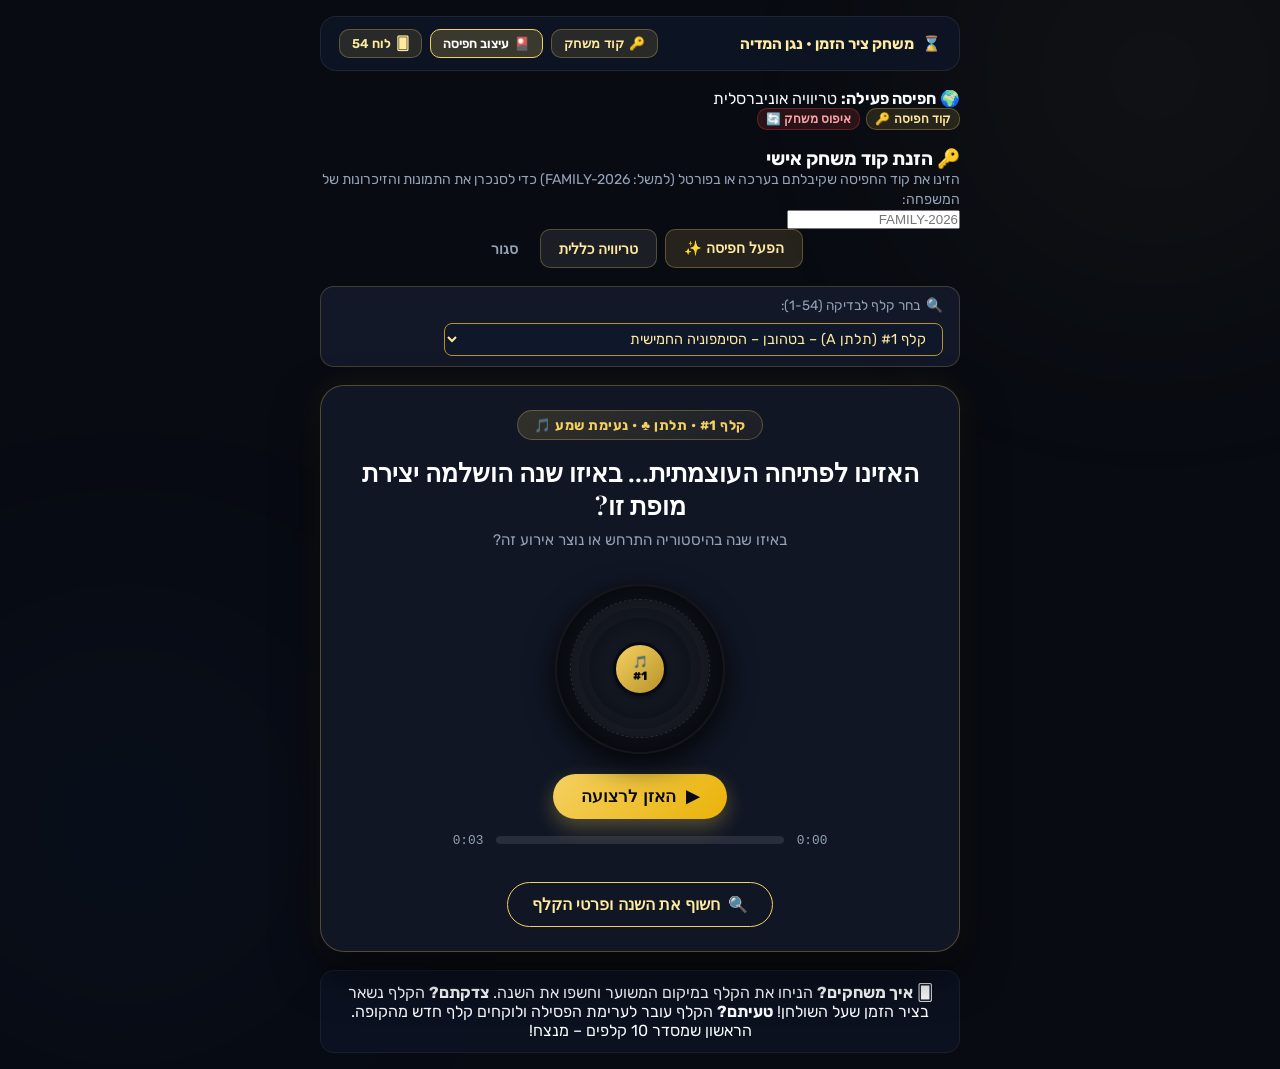
<file: index.html>
<!DOCTYPE html>
<html lang="he" dir="rtl">
<head>
  <meta name="robots" content="noindex, nofollow, noarchive, nosnippet">
  <meta name="googlebot" content="noindex, nofollow, noarchive, nosnippet">

  <meta charset="UTF-8">
  <meta name="viewport" content="width=device-width, initial-scale=1.0">
  <title>נגן המדיה המסתורי • משחק ציר הזמן העולמי</title>
  
  <link rel="preconnect" href="https://fonts.googleapis.com">
  <link rel="preconnect" href="https://fonts.gstatic.com" crossorigin>
  <link href="https://fonts.googleapis.com/css2?family=Outfit:wght@300;400;500;600;700;800&family=Playfair+Display:ital,wght@0,600;0,700;1,600&family=Rubik:wght@300;400;500;600;700&display=swap" rel="stylesheet">
  
  <style>
    :root {
      --bg-dark: #080b12;
      --bg-card: rgba(18, 24, 38, 0.94);
      --gold: #f5d061;
      --gold-light: #ffea9f;
      --gold-dark: #b89328;
      --accent-red: #ef4444;
      --text-main: #f8fafc;
      --text-muted: #94a3b8;
      --border-card: rgba(245, 208, 97, 0.28);
    }

    * {
      box-sizing: border-box;
      margin: 0;
      padding: 0;
    }

    body {
      background-color: var(--bg-dark);
      color: var(--text-main);
      font-family: 'Rubik', sans-serif;
      min-height: 100vh;
      display: flex;
      flex-direction: column;
      align-items: center;
      position: relative;
      overflow-x: hidden;
      padding: 16px;
    }

    /* Ambient luxury glow */
    .ambient-glow {
      position: fixed;
      width: 450px;
      height: 450px;
      border-radius: 50%;
      filter: blur(140px);
      pointer-events: none;
      z-index: 0;
      opacity: 0.15;
    }
    .glow-top {
      top: -150px;
      right: -100px;
      background: radial-gradient(circle, var(--gold) 0%, transparent 70%);
    }
    .glow-bottom {
      bottom: -150px;
      left: -100px;
      background: radial-gradient(circle, #3b82f6 0%, transparent 70%);
    }

    .app-container {
      width: 100%;
      max-width: 640px;
      z-index: 1;
      display: flex;
      flex-direction: column;
      gap: 18px;
    }

    /* Top navigation bar */
    .top-bar {
      display: flex;
      align-items: center;
      justify-content: space-between;
      background: rgba(15, 23, 42, 0.7);
      backdrop-filter: blur(12px);
      border: 1px solid rgba(255, 255, 255, 0.08);
      border-radius: 16px;
      padding: 12px 18px;
      gap: 12px;
    }

    .brand-title {
      display: flex;
      align-items: center;
      gap: 8px;
      font-weight: 700;
      font-size: 0.95rem;
      color: var(--gold-light);
    }

    .nav-links {
      display: flex;
      gap: 8px;
    }

    .nav-btn {
      background: rgba(245, 208, 97, 0.12);
      border: 1px solid var(--border-card);
      color: var(--gold-light);
      padding: 6px 12px;
      border-radius: 10px;
      font-size: 0.8rem;
      font-weight: 600;
      text-decoration: none;
      display: inline-flex;
      align-items: center;
      gap: 5px;
      transition: all 0.2s ease;
      cursor: pointer;
    }
    .nav-btn:hover {
      background: var(--gold);
      color: #000;
    }

    /* Quick Card Selector */
    .card-selector-bar {
      display: flex;
      align-items: center;
      justify-content: space-between;
      background: rgba(22, 28, 45, 0.8);
      border: 1px solid rgba(245, 208, 97, 0.2);
      border-radius: 14px;
      padding: 10px 16px;
      gap: 10px;
      flex-wrap: wrap;
    }

    .selector-label {
      font-size: 0.85rem;
      color: var(--text-muted);
      display: flex;
      align-items: center;
      gap: 6px;
    }

    .card-select-input {
      background: #0f172a;
      border: 1px solid var(--gold-dark);
      color: var(--gold-light);
      padding: 6px 12px;
      border-radius: 8px;
      font-size: 0.9rem;
      font-family: inherit;
      outline: none;
      cursor: pointer;
    }

    /* Main Stage Card */
    .mystery-card {
      background: var(--bg-card);
      border: 1px solid var(--border-card);
      border-radius: 24px;
      padding: 24px 20px;
      box-shadow: 0 20px 45px rgba(0, 0, 0, 0.6), 0 0 30px rgba(245, 208, 97, 0.08);
      display: flex;
      flex-direction: column;
      align-items: center;
      text-align: center;
      position: relative;
      overflow: hidden;
    }

    /* Card Badge */
    .card-badge {
      display: inline-flex;
      align-items: center;
      gap: 8px;
      background: linear-gradient(135deg, rgba(245, 208, 97, 0.15), rgba(245, 208, 97, 0.05));
      border: 1px solid var(--border-card);
      padding: 6px 16px;
      border-radius: 30px;
      font-size: 0.85rem;
      font-weight: 700;
      color: var(--gold);
      letter-spacing: 0.5px;
      margin-bottom: 16px;
    }

    /* Prompt header */
    .mystery-prompt {
      font-family: 'Playfair Display', serif;
      font-size: 1.55rem;
      font-weight: 700;
      color: #fff;
      margin-bottom: 8px;
      line-height: 1.3;
    }

    .mystery-subtext {
      color: var(--text-muted);
      font-size: 0.95rem;
      margin-bottom: 22px;
      max-width: 480px;
      line-height: 1.5;
    }

    /* MEDIA CONTAINER - DYNAMIC */
    .media-container {
      width: 100%;
      display: flex;
      flex-direction: column;
      align-items: center;
      margin-bottom: 24px;
    }

    /* 1. AUDIO VIEW */
    .audio-view {
      display: flex;
      flex-direction: column;
      align-items: center;
      width: 100%;
    }

    .vinyl-wrapper {
      position: relative;
      width: 170px;
      height: 170px;
      margin: 10px 0 20px;
    }

    .vinyl-disc {
      width: 100%;
      height: 100%;
      border-radius: 50%;
      background: radial-gradient(circle, #1a202c 0%, #0a0d14 60%, #000 100%);
      box-shadow: 0 10px 30px rgba(0,0,0,0.8), inset 0 0 0 2px rgba(255,255,255,0.05);
      position: relative;
      display: flex;
      align-items: center;
      justify-content: center;
      transition: transform 0.3s ease;
    }

    .vinyl-disc.spinning {
      animation: spin 3.5s linear infinite;
    }

    @keyframes spin {
      100% { transform: rotate(360deg); }
    }

    .vinyl-grooves {
      position: absolute;
      width: 82%;
      height: 82%;
      border-radius: 50%;
      border: 1px dashed rgba(255,255,255,0.12);
      box-shadow: inset 0 0 0 8px rgba(255,255,255,0.02), inset 0 0 0 18px rgba(255,255,255,0.02);
    }

    .vinyl-center {
      width: 54px;
      height: 54px;
      border-radius: 50%;
      background: linear-gradient(135deg, var(--gold), var(--gold-dark));
      display: flex;
      flex-direction: column;
      align-items: center;
      justify-content: center;
      color: #070a14;
      font-weight: 800;
      font-size: 0.75rem;
      border: 3px solid #070a14;
      box-shadow: 0 2px 6px rgba(0,0,0,0.5);
    }

    .audio-controls {
      display: flex;
      flex-direction: column;
      align-items: center;
      width: 100%;
      max-width: 380px;
      gap: 14px;
    }

    .play-btn {
      background: linear-gradient(135deg, var(--gold) 0%, #eab308 100%);
      color: #070a14;
      border: none;
      padding: 12px 28px;
      border-radius: 30px;
      font-size: 1.05rem;
      font-weight: 700;
      cursor: pointer;
      display: inline-flex;
      align-items: center;
      gap: 10px;
      box-shadow: 0 8px 20px rgba(245, 208, 97, 0.3);
      transition: all 0.2s ease;
    }
    .play-btn:hover {
      transform: translateY(-2px);
      box-shadow: 0 12px 26px rgba(245, 208, 97, 0.45);
    }

    .audio-progress-row {
      display: flex;
      align-items: center;
      gap: 10px;
      width: 100%;
    }

    .progress-bar-wrap {
      flex: 1;
      height: 8px;
      background: rgba(255,255,255,0.1);
      border-radius: 4px;
      cursor: pointer;
      position: relative;
      overflow: hidden;
    }

    .progress-bar-fill {
      height: 100%;
      width: 0%;
      background: var(--gold);
      border-radius: 4px;
      transition: width 0.1s linear;
    }

    .time-lbl {
      font-size: 0.8rem;
      color: var(--text-muted);
      font-family: monospace;
      min-width: 36px;
    }

    /* 2. VIDEO VIEW */
    .video-view {
      width: 100%;
      max-width: 480px;
      border-radius: 16px;
      overflow: hidden;
      border: 1px solid var(--border-card);
      box-shadow: 0 12px 30px rgba(0,0,0,0.6);
      background: #000;
    }

    .video-player {
      width: 100%;
      display: block;
      border-radius: 16px;
      max-height: 270px;
    }

    /* 3. IMAGE VIEW */
    .image-view {
      width: 100%;
      max-width: 460px;
      border-radius: 16px;
      overflow: hidden;
      border: 1px solid var(--border-card);
      box-shadow: 0 14px 34px rgba(0,0,0,0.65);
      background: #0f172a;
    }

    .mystery-img {
      width: 100%;
      height: auto;
      max-height: 320px;
      object-fit: cover;
      display: block;
      transition: transform 0.4s ease;
    }
    .mystery-img:hover {
      transform: scale(1.02);
    }

    /* 4. TEXT / QUOTE VIEW */
    .quote-view {
      width: 100%;
      max-width: 500px;
      background: rgba(15, 23, 42, 0.7);
      border: 1px solid rgba(245, 208, 97, 0.25);
      border-radius: 16px;
      padding: 24px 20px;
      position: relative;
    }

    .quote-mark {
      font-family: 'Playfair Display', serif;
      font-size: 3.5rem;
      line-height: 0;
      color: var(--gold);
      opacity: 0.35;
      display: block;
      margin-bottom: 12px;
    }

    .quote-text {
      font-family: 'Playfair Display', serif;
      font-size: 1.25rem;
      line-height: 1.6;
      color: #fff;
      font-style: italic;
    }

    /* 5. JOKER WILDCARD VIEW */
    .joker-view {
      width: 100%;
      max-width: 320px;
      display: flex;
      flex-direction: column;
      align-items: center;
    }

    .joker-art-frame {
      width: 220px;
      height: 300px;
      border-radius: 14px;
      overflow: hidden;
      border: 2px solid var(--gold);
      box-shadow: 0 12px 30px rgba(245, 208, 97, 0.2);
      background: #fff;
      display: flex;
      align-items: center;
      justify-content: center;
    }

    .joker-wildcard-badge {
      margin-top: 16px;
      background: linear-gradient(135deg, #f59e0b, #ef4444);
      color: #fff;
      padding: 8px 20px;
      border-radius: 20px;
      font-weight: 700;
      font-size: 0.95rem;
      letter-spacing: 0.5px;
    }

    /* REVEAL YEAR BUTTON & CONTAINER */
    .reveal-section {
      width: 100%;
      margin-top: 10px;
      display: flex;
      flex-direction: column;
      align-items: center;
    }

    .reveal-btn {
      background: transparent;
      border: 1.5px solid var(--gold);
      color: var(--gold-light);
      padding: 12px 24px;
      border-radius: 30px;
      font-size: 1rem;
      font-weight: 600;
      cursor: pointer;
      display: inline-flex;
      align-items: center;
      gap: 8px;
      transition: all 0.25s ease;
    }
    .reveal-btn:hover {
      background: rgba(245, 208, 97, 0.15);
      border-color: #fff;
      color: #fff;
    }

    .revealed-box {
      width: 100%;
      background: linear-gradient(135deg, rgba(245, 208, 97, 0.12), rgba(15, 23, 42, 0.9));
      border: 1px solid var(--gold);
      border-radius: 16px;
      padding: 20px;
      margin-top: 16px;
      display: none;
      animation: fadeIn 0.4s ease;
    }

    .revealed-box.show {
      display: block;
    }

    @keyframes fadeIn {
      from { opacity: 0; transform: translateY(10px); }
      to { opacity: 1; transform: translateY(0); }
    }

    .revealed-year {
      font-family: 'Playfair Display', serif;
      font-size: 2.4rem;
      font-weight: 800;
      color: var(--gold);
      margin-bottom: 4px;
      text-shadow: 0 2px 10px rgba(245, 208, 97, 0.4);
    }

    .revealed-title {
      font-size: 1.2rem;
      font-weight: 700;
      color: #fff;
      margin-bottom: 6px;
    }

    .revealed-desc {
      color: var(--text-muted);
      font-size: 0.95rem;
      line-height: 1.5;
    }

    /* Bottom reminder */
    .footer-reminder {
      background: rgba(15, 23, 42, 0.6);
      border: 1px solid rgba(255, 255, 255, 0.06);
      border-radius: 14px;
      padding: 12px 18px;
      text-align: center;
    /* Code Modal */
    .code-modal-overlay {
      position: fixed;
      inset: 0;
      background: rgba(0, 0, 0, 0.85);
      backdrop-filter: blur(8px);
      z-index: 100;
      display: none;
      align-items: center;
      justify-content: center;
      padding: 16px;
    }
    .code-modal-overlay.open {
      display: flex;
    }
    .code-modal-box {
      background: #121624;
      border: 1px solid var(--gold);
      border-radius: 20px;
      padding: 24px;
      width: 100%;
      max-width: 420px;
      text-align: center;
      box-shadow: 0 10px 40px rgba(0,0,0,0.8);
      display: flex;
      flex-direction: column;
      gap: 16px;
    }
    .code-modal-box h3 {
      font-size: 1.3rem;
      color: #fff;
    }
    .code-input-lg {
      background: rgba(0,0,0,0.5);
      border: 1px solid rgba(255,255,255,0.25);
      color: var(--gold-light);
      padding: 12px;
      border-radius: 12px;
      font-size: 1.2rem;
      font-family: 'Outfit', sans-serif;
      font-weight: 700;
      text-align: center;
      letter-spacing: 1px;
      outline: none;
    }
    .code-input-lg:focus {
      border-color: var(--gold);
    }
    .deck-pill-bar {
      display: flex;
      align-items: center;
      justify-content: space-between;
      background: rgba(245, 208, 97, 0.08);
      border: 1px solid var(--border-card);
      border-radius: 12px;
      padding: 8px 14px;
      font-size: 0.82rem;
    }
  </style>
</head>
<body>

  <div class="ambient-glow glow-top"></div>
  <div class="ambient-glow glow-bottom"></div>

  <div class="app-container">
    <!-- Top Bar -->
    <header class="top-bar">
      <div class="brand-title">
        <span>⌛</span>
        <span>משחק ציר הזמן • נגן המדיה</span>
      </div>
      <div class="nav-links">
        <button class="nav-btn" onclick="openCodeModal()">
          <span>🔑</span>
          <span>קוד משחק</span>
        </button>
        <a href="builder.html" class="nav-btn" style="background: rgba(245, 208, 97, 0.2); color: #fff; border-color: var(--gold);">
          <span>🎴</span>
          <span>עיצוב חפיסה</span>
        </a>
        <a href="dashboard.html" class="nav-btn">
          <span>🂠</span>
          <span>לוח 54</span>
        </a>
      </div>
    </header>

    <!-- Active Deck Indicator Bar -->
    <div class="deck-pill-bar" id="activeDeckBar">
      <span id="activeDeckLabel">✨ חפיסה פעילה: טריוויה אוניברסלית</span>
      <div style="display: flex; gap: 6px; align-items: center;">
        <button class="nav-btn" style="padding: 3px 8px; font-size: 0.75rem;" onclick="openCodeModal()">קוד חפיסה 🔑</button>
        <button class="nav-btn" style="padding: 3px 8px; font-size: 0.75rem; background: rgba(239, 68, 68, 0.15); border-color: rgba(239, 68, 68, 0.3); color: #fca5a5;" onclick="resetScannedCards()">איפוס משחק 🔄</button>
      </div>
    </div>

    <!-- Game Code Modal -->
    <div class="code-modal-overlay" id="codeModalOverlay">
      <div class="code-modal-box">
        <h3>🔑 הזנת קוד משחק אישי</h3>
        <p style="font-size: 0.88rem; color: var(--text-muted); line-height: 1.4;">
          הזינו את קוד החפיסה שקיבלתם בערכה או בפורטל (למשל: FAMILY-2026) כדי לסנכרן את התמונות והזיכרונות של המשפחה:
        </p>
        <input type="text" id="deckCodeInput" class="code-input-lg" placeholder="FAMILY-2026">
        <div style="display: flex; gap: 8px; justify-content: center;">
          <button class="nav-btn" style="padding: 10px 18px; font-size: 0.9rem;" onclick="activateCodeFromModal()">הפעל חפיסה ✨</button>
          <button class="nav-btn" style="padding: 10px 18px; font-size: 0.9rem; background: rgba(255,255,255,0.08);" onclick="switchToUniversalDeck()">טריוויה כללית</button>
          <button class="nav-btn" style="padding: 10px 14px; font-size: 0.9rem; background: none; border: none; color: var(--text-muted);" onclick="closeCodeModal()">סגור</button>
        </div>
      </div>
    </div>

    <!-- Quick Card Switcher -->
    <section class="card-selector-bar">
      <div class="selector-label">
        <span>🔍</span>
        <span>בחר קלף לבדיקה (1-54):</span>
      </div>
      <select id="cardSelect" class="card-select-input" onchange="changeCard(this.value)">
        <!-- Filled by JS -->
      </select>
    </section>

    <!-- The Mystery Card Stage -->
    <main class="mystery-card" id="mysteryCard">
      <div class="card-badge" id="cardBadge">טוען קלף...</div>
      
      <h1 class="mystery-prompt" id="mysteryPrompt">התעלומה ההיסטורית</h1>
      <p class="mystery-subtext" id="mysterySubtext">האזינו או צפו כדי לנחש את השנה המדויקת</p>

      <!-- Dynamic Media Container -->
      <div class="media-container" id="mediaContainer">
        <!-- Injected via JavaScript -->
      </div>

      <!-- Reveal Year Section -->
      <section class="reveal-section">
        <!-- Status notice if card was already revealed -->
        <div id="alreadyRevealedNotice" style="display: none; background: rgba(16, 185, 129, 0.15); border: 1px solid rgba(16, 185, 129, 0.4); color: #6ee7b7; padding: 10px 14px; border-radius: 12px; margin-bottom: 12px; font-size: 0.92rem; font-weight: 700; text-align: center;">
          ✅ קלף זה כבר נחשף ונמצא על השולחן!
        </div>

        <button class="reveal-btn" id="revealBtn" onclick="toggleReveal()">
          <span>🔍</span>
          <span>חשוף את השנה ופרטי הקלף</span>
        </button>

        <div class="revealed-box" id="revealedBox">
          <div class="revealed-year" id="revealedYear">----</div>
          <div class="revealed-title" id="revealedTitle">כותרת הקלף</div>
          <p class="revealed-desc" id="revealedDesc">תיאור מלא על האירוע או היצירה.</p>
        </div>
      </section>
    </main>

    <!-- Footer reminder -->
    <footer class="footer-reminder">
      🂠 <strong>איך משחקים?</strong> הניחו את הקלף במיקום המשוער וחשפו את השנה. <strong>צדקתם?</strong> הקלף נשאר בציר הזמן שעל השולחן! <strong>טעיתם?</strong> הקלף עובר לערימת הפסילה ולוקחים קלף חדש מהקופה. הראשון שמסדר 10 קלפים – מנצח!
    </footer>
  </div>

  <!-- Deck Data Script (loads offline without CORS) -->
  <script src="assets/deck_data.js"></script>

  <script>
    let currentCard = null;
    let isRevealed = false;
    let activeDeckMode = 'universal'; // 'universal' or custom code
    let activeDeckList = [];
    let revealedCards = [];

    // --- IndexedDB storage helper for index.html ---
    const DB_NAME = 'CardGameMemoriesDB';
    const DB_VERSION = 1;
    const STORE_NAME = 'decks';

    function openIDB() {
      return new Promise((resolve) => {
        if (!window.indexedDB) { resolve(null); return; }
        const req = indexedDB.open(DB_NAME, DB_VERSION);
        req.onupgradeneeded = (e) => {
          const db = e.target.result;
          if (!db.objectStoreNames.contains(STORE_NAME)) {
            db.createObjectStore(STORE_NAME);
          }
        };
        req.onsuccess = () => resolve(req.result);
        req.onerror = () => resolve(null);
      });
    }

    async function idbGet(key) {
      const db = await openIDB();
      if (!db) return null;
      return new Promise((resolve) => {
        try {
          const tx = db.transaction(STORE_NAME, 'readonly');
          const store = tx.objectStore(STORE_NAME);
          const req = store.get(key);
          req.onsuccess = () => resolve(req.result || null);
          req.onerror = () => resolve(null);
        } catch (e) {
          resolve(null);
        }
      });
    }

    // Check for active custom deck (survives session restarts via IndexedDB)
    async function loadActiveDeck() {
      // Auto-sync deck code from URL if provided (?deck=CODE or ?code=CODE)
      const urlParams = new URLSearchParams(window.location.search);
      const urlDeck = urlParams.get('deck') || urlParams.get('code');
      if (urlDeck) {
        localStorage.setItem('ACTIVE_DECK_CODE', urlDeck.trim().toUpperCase());
      }

      const generic = window.DECK_DATA || [];
      const savedCode = localStorage.getItem('ACTIVE_DECK_CODE');
      
      let customDeck = null;
      if (savedCode) {
        // Try IndexedDB first
        customDeck = await idbGet('TIMELINE_DECK_' + savedCode);
        if (!customDeck) {
          const raw = localStorage.getItem('TIMELINE_DECK_' + savedCode);
          if (raw) { try { customDeck = JSON.parse(raw); } catch (e) {} }
        }
      }
      if (!customDeck) {
        customDeck = await idbGet('ACTIVE_CUSTOM_DECK');
        if (!customDeck) {
          const activeRaw = localStorage.getItem('ACTIVE_CUSTOM_DECK');
          if (activeRaw) { try { customDeck = JSON.parse(activeRaw); } catch (e) {} }
        }
      }

      if (customDeck && Array.isArray(customDeck) && customDeck.length > 0) {
        activeDeckMode = savedCode || 'חפיסה אישית';
        updateDeckIndicator(activeDeckMode);
        // Merge custom cards over generic deck as fallback
        activeDeckList = generic.map((genCard, idx) => {
          const cust = customDeck[idx];
          if (cust && cust.isCustomized && (cust.year || cust.title || cust.media_file)) {
            return {
              ...genCard,
              ...cust,
              isCustom: true
            };
          }
          return genCard;
        });
        return activeDeckList;
      }

      activeDeckMode = 'universal';
      updateDeckIndicator(null);
      activeDeckList = generic;
      return generic;
    }

    function updateDeckIndicator(code) {
      const lbl = document.getElementById('activeDeckLabel');
      if (lbl) {
        if (code && code !== 'universal') {
          lbl.innerHTML = `✨ <strong>חפיסה פעילה:</strong> ${code}`;
        } else {
          lbl.innerHTML = `🌍 <strong>חפיסה פעילה:</strong> טריוויה אוניברסלית`;
        }
      }
    }

    // Modal Game Code handling
    function openCodeModal() {
      document.getElementById('codeModalOverlay').classList.add('open');
      const cur = localStorage.getItem('ACTIVE_DECK_CODE') || '';
      document.getElementById('deckCodeInput').value = cur;
    }
    function closeCodeModal() {
      document.getElementById('codeModalOverlay').classList.remove('open');
    }
    async function activateCodeFromModal() {
      const code = document.getElementById('deckCodeInput').value.trim().toUpperCase();
      if (!code) return;
      localStorage.setItem('ACTIVE_DECK_CODE', code);
      closeCodeModal();
      await initPage();
    }
    async function switchToUniversalDeck() {
      localStorage.removeItem('ACTIVE_DECK_CODE');
      localStorage.removeItem('ACTIVE_CUSTOM_DECK');
      closeCodeModal();
      await initPage();
    }

    // --- Active Game Session Scanned/Revealed Tracking ---
    // Cards scanned and revealed on the table during this session
    function getRevealedStorageKey() {
      const code = localStorage.getItem('ACTIVE_DECK_CODE') || 'UNIVERSAL';
      return 'TIMELINE_REVEALED_' + code;
    }

    function getRevealedCardIds() {
      const raw = localStorage.getItem(getRevealedStorageKey());
      if (!raw) return [];
      try {
        const arr = JSON.parse(raw);
        return Array.isArray(arr) ? arr : [];
      } catch (e) {
        return [];
      }
    }

    function isCardRevealed(cardId) {
      return getRevealedCardIds().includes(cardId);
    }

    function markCardRevealed(cardId) {
      const list = getRevealedCardIds();
      if (!list.includes(cardId)) {
        list.push(cardId);
        localStorage.setItem(getRevealedStorageKey(), JSON.stringify(list));
      }
    }

    function resetScannedCards() {
      if (!confirm('האם לאפס את סריקות הקלפים ולהתחיל משחק חדש? כל הקלפים יחזרו למצב מסתורין.')) return;
      localStorage.removeItem(getRevealedStorageKey());
      if (currentCard) {
        loadCard(currentCard.id);
      }
    }

    // Parse URL parameter ?card=X
    function getCardIdFromURL() {
      const params = new URLSearchParams(window.location.search);
      const val = params.get('card');
      if (!val) return 1;
      const num = parseInt(val, 10);
      return (isNaN(num) || num < 1 || num > 54) ? 1 : num;
    }

    async function initPage() {
      const deck = await loadActiveDeck();
      const select = document.getElementById('cardSelect');

      // Populate card select dropdown
      select.innerHTML = deck.map(c => {
        const star = c.isJoker ? '★ ' : '';
        const customPill = c.isCustom ? ' ✨' : '';
        return `<option value="${c.id}">${star}קלף #${c.id} (${c.suit_name} ${c.rank || ''}) – ${c.title || c.category_name}${customPill}</option>`;
      }).join('');

      const targetId = getCardIdFromURL();
      select.value = targetId;
      loadCard(targetId);
    }

    function changeCard(newId) {
      window.history.pushState({}, '', '?card=' + newId);
      loadCard(parseInt(newId, 10));
    }

    function getActiveDeck() {
      return (activeDeckList && activeDeckList.length > 0) ? activeDeckList : (window.DECK_DATA || []);
    }

    function loadCard(cardId) {
      const deck = getActiveDeck();
      currentCard = deck.find(c => c.id === cardId) || deck[0];
      if (!currentCard) return;

      const alreadyRevealed = isCardRevealed(currentCard.id);
      const notice = document.getElementById('alreadyRevealedNotice');
      const box = document.getElementById('revealedBox');
      const btn = document.getElementById('revealBtn');

      if (alreadyRevealed) {
        // SECOND SCAN (OR RE-SCAN): Show immediately with year visible!
        isRevealed = true;
        box.classList.add('show');
        if (notice) {
          notice.style.display = 'block';
          notice.innerHTML = `✅ <strong>קלף זה כבר נחשף על השולחן!</strong> (שנת ${currentCard.year_display || currentCard.year || ''})`;
        }
        btn.innerHTML = '<span>🔒</span><span>הסתר שנה לניחוש חוזר</span>';
      } else {
        // FIRST SCAN: Mystery mode! Year is hidden until revealed
        isRevealed = false;
        box.classList.remove('show');
        if (notice) notice.style.display = 'none';
        btn.innerHTML = '<span>🔍</span><span>חשוף את השנה ופרטי הקלף</span>';
      }

      // Badge
      const suitSymbol = currentCard.isJoker ? '★' : getSuitSymbol(currentCard.suit);
      const customBadge = currentCard.isCustom ? ' • 💖 זיכרון אישי' : ` • ${currentCard.category_name}`;
      document.getElementById('cardBadge').innerHTML = `קלף #${currentCard.id} • ${currentCard.suit_name} ${suitSymbol}${customBadge}`;

      // Prompt and Subtext
      document.getElementById('mysteryPrompt').textContent = currentCard.hint || 'התבוננו ונסו לנחש את השנה...';
      document.getElementById('mysterySubtext').textContent = currentCard.isCustom 
        ? 'באיזו שנה התרחש אירוע מרגש זה בתולדות המשפחה?' 
        : 'באיזו שנה בהיסטוריה התרחש או נוצר אירוע זה?';

      // Reveal box contents
      document.getElementById('revealedYear').textContent = currentCard.year_display || currentCard.year || 'טרם הוגדר';
      document.getElementById('revealedTitle').textContent = currentCard.title || 'אירוע משפחתי';
      document.getElementById('revealedDesc').textContent = currentCard.description || '';

      // Stop any existing playing media before loading new card
      const oldAudio = document.getElementById('audioEl');
      if (oldAudio) {
        try { oldAudio.pause(); oldAudio.currentTime = 0; oldAudio.src = ''; } catch(e) {}
      }
      const oldVideo = document.getElementById('videoEl');
      if (oldVideo) {
        try { oldVideo.pause(); oldVideo.currentTime = 0; oldVideo.src = ''; } catch(e) {}
      }

      // Media Container Rendering
      const container = document.getElementById('mediaContainer');
      container.innerHTML = '';

      if (currentCard.media_type === 'audio') {
        container.innerHTML = `
          <div class="audio-view">
            <div class="vinyl-wrapper">
              <div class="vinyl-disc" id="vinylDisc">
                <div class="vinyl-grooves"></div>
                <div class="vinyl-center">
                  <span>🎵</span>
                  <span>#${currentCard.id}</span>
                </div>
              </div>
            </div>

            <div class="audio-controls">
              <button class="play-btn" id="audioPlayBtn" onclick="toggleAudio()">
                <span id="playIcon">▶</span>
                <span id="playText">האזן לרצועה</span>
              </button>

              <div class="audio-progress-row">
                <span class="time-lbl" id="currentTime">0:00</span>
                <div class="progress-bar-wrap" onclick="seekAudio(event)">
                  <div class="progress-bar-fill" id="progressFill"></div>
                </div>
                <span class="time-lbl" id="durationTime">0:00</span>
              </div>
            </div>

            <audio id="audioEl" src="${currentCard.media_file}" preload="auto"></audio>
          </div>
        `;
        setupAudioEvents();
      } else if (currentCard.media_type === 'video') {
        container.innerHTML = `
          <div class="video-view">
            <video class="video-player" id="videoEl" src="${currentCard.media_file}" controls playsinline preload="auto"></video>
          </div>
        `;
      } else if (currentCard.media_type === 'image' || currentCard.media_type === 'picture' || currentCard.media_type === 'photo') {
        container.innerHTML = `
          <div class="image-view">
            <img class="mystery-img" src="${currentCard.media_file}" alt="${currentCard.title}" loading="lazy">
          </div>
        `;
      } else if (currentCard.media_type === 'text') {
        container.innerHTML = `
          <div class="quote-view">
            <span class="quote-mark">“</span>
            <div class="quote-text">${currentCard.quote || currentCard.description}</div>
          </div>
        `;
      } else if (currentCard.media_type === 'joker') {
        container.innerHTML = `
          <div class="joker-view">
            <div class="joker-art-frame">
              <img src="${currentCard.media_file}" alt="ג'וקר" style="width: 100%; height: 100%; object-fit: contain;">
            </div>
            <div class="joker-wildcard-badge">★ קלף חופשי ללא הגבלת שנה ★</div>
          </div>
        `;
        document.getElementById('mysterySubtext').textContent = "קלף הג'וקר הוא על-זמני! ניתן להציבו בכל מקום על ציר הזמן כקלף חופשי.";
      }
    }

    function getSuitSymbol(suit) {
      if (suit === 'c') return '♣';
      if (suit === 'd') return '♦';
      if (suit === 'h') return '♥';
      if (suit === 's') return '♠';
      return '★';
    }

    function toggleReveal() {
      isRevealed = !isRevealed;
      const box = document.getElementById('revealedBox');
      const btn = document.getElementById('revealBtn');
      const notice = document.getElementById('alreadyRevealedNotice');
      if (isRevealed) {
        box.classList.add('show');
        btn.innerHTML = '<span>🔒</span><span>הסתר את השנה</span>';
        markCardRevealed(currentCard.id);
        if (notice) {
          notice.style.display = 'block';
          notice.innerHTML = `✅ <strong>קלף זה נחשף והוסף לשולחן!</strong> (שנת ${currentCard.year_display || currentCard.year || ''})`;
        }
      } else {
        box.classList.remove('show');
        btn.innerHTML = '<span>🔍</span><span>חשוף את השנה ופרטי הקלף</span>';
        if (notice) notice.style.display = 'none';
      }
    }

    // Audio handlers
    function toggleAudio() {
      const audio = document.getElementById('audioEl');
      const disc = document.getElementById('vinylDisc');
      const playIcon = document.getElementById('playIcon');
      const playText = document.getElementById('playText');
      if (!audio) return;

      if (audio.paused) {
        audio.play();
        disc.classList.add('spinning');
        playIcon.textContent = '⏸';
        playText.textContent = 'השהה';
      } else {
        audio.pause();
        disc.classList.remove('spinning');
        playIcon.textContent = '▶';
        playText.textContent = 'האזן לרצועה';
      }
    }

    function setupAudioEvents() {
      const audio = document.getElementById('audioEl');
      if (!audio) return;

      audio.addEventListener('timeupdate', () => {
        const cur = audio.currentTime;
        const dur = audio.duration || 1;
        const pct = (cur / dur) * 100;
        document.getElementById('progressFill').style.width = pct + '%';
        document.getElementById('currentTime').textContent = formatTime(cur);
      });

      audio.addEventListener('loadedmetadata', () => {
        document.getElementById('durationTime').textContent = formatTime(audio.duration);
      });

      audio.addEventListener('ended', () => {
        document.getElementById('vinylDisc').classList.remove('spinning');
        document.getElementById('playIcon').textContent = '▶';
        document.getElementById('playText').textContent = 'האזן שוב';
      });
    }

    function seekAudio(e) {
      const audio = document.getElementById('audioEl');
      if (!audio) return;
      const rect = e.currentTarget.getBoundingClientRect();
      const clickX = e.clientX - rect.left;
      const pct = clickX / rect.width;
      audio.currentTime = pct * audio.duration;
    }

    function formatTime(sec) {
      if (isNaN(sec)) return '0:00';
      const m = Math.floor(sec / 60);
      const s = Math.floor(sec % 60);
      return `${m}:${s < 10 ? '0' : ''}${s}`;
    }

    window.addEventListener('DOMContentLoaded', initPage);
  </script>
</body>
</html>
</file>
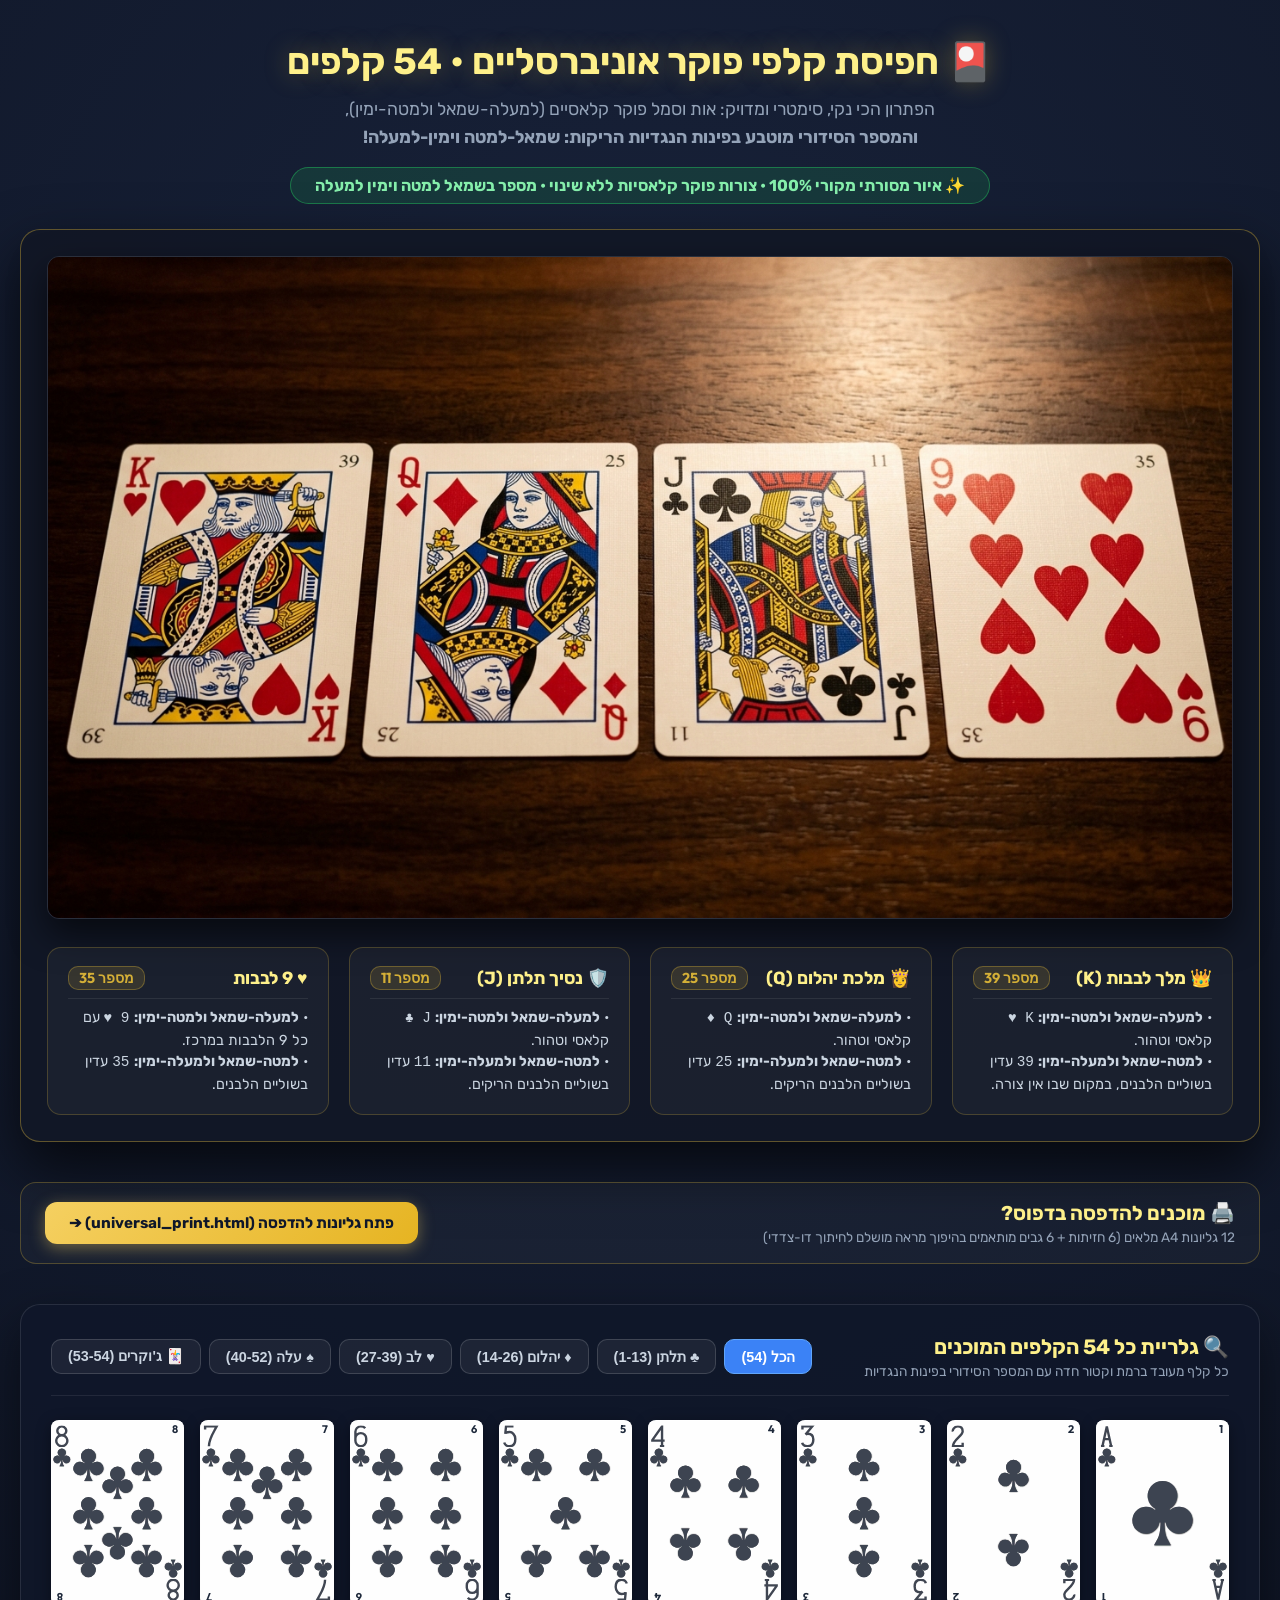
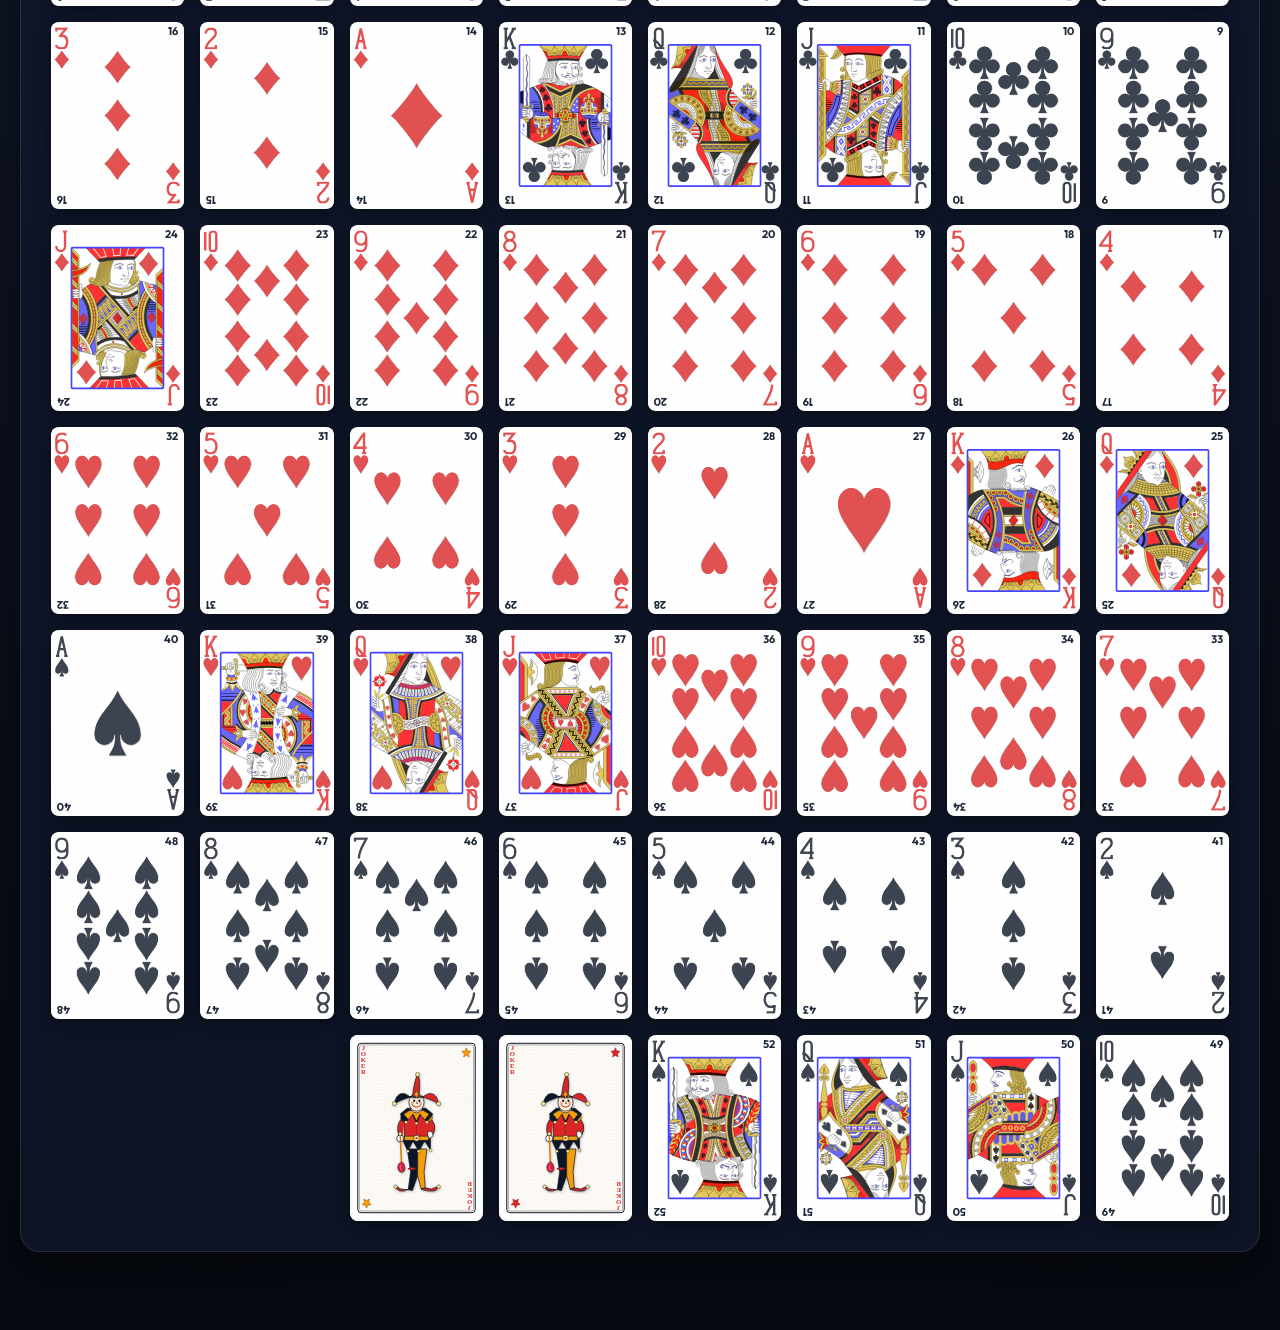
<file: card_preview.html>
<!DOCTYPE html>
<html lang="he" dir="rtl">
<head>
  <meta name="robots" content="noindex, nofollow, noarchive, nosnippet">
  <meta name="googlebot" content="noindex, nofollow, noarchive, nosnippet">

  <meta charset="UTF-8">
  <meta name="viewport" content="width=device-width, initial-scale=1.0">
  <title>חפיסת קלפי פוקר אוניברסליים • תצוגה מקדימה ואימות 54 קלפים</title>
  
  <script src="cardmeister.js"></script>
  <link rel="preconnect" href="https://fonts.googleapis.com">
  <link rel="preconnect" href="https://fonts.gstatic.com" crossorigin>
  <link href="https://fonts.googleapis.com/css2?family=Outfit:wght@400;600;700;800&family=Playfair+Display:ital,wght@0,700;1,700&family=Rubik:wght@400;500;600;700&display=swap" rel="stylesheet">
  
  <style>
    :root {
      --bg: #070a12;
      --gold: #d4af37;
      --gold-light: #fef08a;
      --crimson: #dc2626;
      --navy: #0f172a;
      --text: #f8fafc;
      --muted: #94a3b8;
    }

    * {
      box-sizing: border-box;
      margin: 0;
      padding: 0;
    }

    body {
      background: radial-gradient(circle at 50% 15%, #18223a 0%, #060911 100%);
      color: var(--text);
      font-family: 'Rubik', sans-serif;
      min-height: 100vh;
      padding: 40px 20px 80px;
    }

    .container {
      max-width: 1250px;
      margin: 0 auto;
      display: flex;
      flex-direction: column;
      align-items: center;
    }

    header {
      text-align: center;
      margin-bottom: 25px;
      max-width: 900px;
    }

    h1 {
      font-size: 2.3rem;
      color: var(--gold-light);
      margin-bottom: 12px;
      text-shadow: 0 0 25px rgba(212, 175, 55, 0.35);
    }

    p.subtitle {
      color: var(--muted);
      font-size: 1.1rem;
      line-height: 1.6;
      margin-bottom: 16px;
    }

    .badge-exact {
      display: inline-flex;
      align-items: center;
      gap: 8px;
      background: rgba(34, 197, 94, 0.15);
      border: 1px solid rgba(34, 197, 94, 0.45);
      color: #86efac;
      padding: 8px 24px;
      border-radius: 30px;
      font-size: 1rem;
      font-weight: 700;
    }

    /* Main Showcase Box */
    .cards-mockup-frame {
      width: 100%;
      background: rgba(18, 24, 38, 0.9);
      border: 1px solid rgba(212, 175, 55, 0.4);
      border-radius: 20px;
      padding: 26px;
      margin-bottom: 40px;
      box-shadow: 0 25px 60px rgba(0,0,0,0.7);
      display: flex;
      flex-direction: column;
      align-items: center;
    }

    .mockup-img {
      max-width: 100%;
      height: auto;
      border-radius: 12px;
      box-shadow: 0 15px 35px rgba(0,0,0,0.6);
      border: 1px solid rgba(255,255,255,0.1);
    }

    /* Corner Diagram Explanations */
    .corners-grid {
      display: grid;
      grid-template-columns: repeat(auto-fit, minmax(260px, 1fr));
      gap: 20px;
      width: 100%;
      margin-top: 28px;
    }

    .corner-card-pill {
      background: rgba(255, 255, 255, 0.04);
      border: 1px solid rgba(212, 175, 55, 0.25);
      border-radius: 14px;
      padding: 18px 20px;
      display: flex;
      flex-direction: column;
      gap: 8px;
    }

    .pill-header {
      display: flex;
      justify-content: space-between;
      align-items: center;
      border-bottom: 1px solid rgba(255, 255, 255, 0.08);
      padding-bottom: 8px;
    }

    .pill-title {
      font-weight: 700;
      color: var(--gold-light);
      font-size: 1.1rem;
    }

    .pill-tag {
      font-family: 'Outfit', sans-serif;
      background: rgba(212, 175, 55, 0.15);
      color: var(--gold);
      border: 1px solid rgba(212, 175, 55, 0.35);
      padding: 2px 10px;
      border-radius: 10px;
      font-size: 0.9rem;
      font-weight: 700;
    }

    .pill-desc {
      color: #cbd5e1;
      font-size: 0.9rem;
      line-height: 1.5;
    }

    /* Action bar */
    .action-cta-bar {
      width: 100%;
      display: flex;
      justify-content: space-between;
      align-items: center;
      flex-wrap: wrap;
      gap: 16px;
      background: rgba(255, 255, 255, 0.03);
      border: 1px solid rgba(212, 175, 55, 0.3);
      border-radius: 16px;
      padding: 18px 24px;
      margin-bottom: 40px;
    }

    .action-cta-title h2 {
      font-size: 1.25rem;
      color: var(--gold-light);
    }
    .action-cta-title p {
      font-size: 0.85rem;
      color: var(--muted);
      margin-top: 4px;
    }

    .btn {
      display: inline-flex;
      align-items: center;
      gap: 8px;
      padding: 12px 24px;
      border-radius: 12px;
      font-size: 0.95rem;
      font-weight: 700;
      cursor: pointer;
      border: none;
      text-decoration: none;
      transition: all 0.2s ease;
    }

    .btn-gold {
      background: linear-gradient(135deg, #f5d061, #e6b422);
      color: #0f172a;
      box-shadow: 0 4px 16px rgba(245, 208, 97, 0.4);
    }
    .btn-gold:hover {
      transform: translateY(-2px);
      box-shadow: 0 6px 24px rgba(245, 208, 97, 0.6);
    }

    /* Interactive 54-Card Explorer */
    .deck-explorer-section {
      width: 100%;
      background: rgba(15, 23, 42, 0.8);
      border: 1px solid rgba(255, 255, 255, 0.1);
      border-radius: 20px;
      padding: 30px;
      box-shadow: 0 20px 50px rgba(0,0,0,0.5);
    }

    .deck-explorer-header {
      display: flex;
      justify-content: space-between;
      align-items: center;
      flex-wrap: wrap;
      gap: 16px;
      margin-bottom: 24px;
      border-bottom: 1px solid rgba(255, 255, 255, 0.08);
      padding-bottom: 16px;
    }

    .explorer-filter-tabs {
      display: flex;
      gap: 8px;
      flex-wrap: wrap;
    }

    .filter-tab {
      background: rgba(255, 255, 255, 0.06);
      border: 1px solid rgba(255, 255, 255, 0.15);
      color: #cbd5e1;
      padding: 8px 16px;
      border-radius: 10px;
      font-size: 0.9rem;
      font-weight: 600;
      cursor: pointer;
      transition: all 0.2s ease;
    }

    .filter-tab:hover {
      background: rgba(255, 255, 255, 0.12);
      color: #fff;
    }

    .filter-tab.active {
      background: #3b82f6;
      border-color: #60a5fa;
      color: #fff;
    }

    /* Cards Grid in Preview */
    .cards-preview-grid {
      display: grid;
      grid-template-columns: repeat(auto-fill, minmax(130px, 1fr));
      gap: 16px;
      width: 100%;
    }

    .card-preview-item {
      position: relative;
      aspect-ratio: 63.5 / 88.9;
      background: #fff;
      border-radius: 8px;
      box-shadow: 0 4px 15px rgba(0,0,0,0.4);
      overflow: hidden;
      transition: transform 0.2s ease, box-shadow 0.2s ease;
      cursor: pointer;
    }

    .card-preview-item:hover {
      transform: translateY(-4px) scale(1.03);
      box-shadow: 0 8px 25px rgba(245, 208, 97, 0.35);
      z-index: 5;
    }

    playing-card {
      width: 100%;
      height: 100%;
      display: block;
    }

    playing-card img {
      width: 100%;
      height: 100%;
      display: block;
      object-fit: fill;
    }

    .preview-corner-tr {
      position: absolute;
      top: 4px;
      right: 6px;
      font-family: 'Outfit', sans-serif;
      font-size: 11px;
      font-weight: 700;
      color: #1e293b;
      z-index: 10;
      line-height: 1;
      pointer-events: none;
    }

    .preview-corner-bl {
      position: absolute;
      bottom: 4px;
      left: 6px;
      font-family: 'Outfit', sans-serif;
      font-size: 11px;
      font-weight: 700;
      color: #1e293b;
      z-index: 10;
      line-height: 1;
      transform: rotate(180deg);
      pointer-events: none;
    }

    /* Preview Joker Box */
    .preview-joker {
      width: 100%;
      height: 100%;
      display: flex;
      flex-direction: column;
      align-items: center;
      justify-content: center;
      background: #ffffff;
      position: relative;
    }

    .preview-joker-tl {
      position: absolute;
      top: 4px;
      left: 6px;
      font-family: 'Playfair Display', serif;
      font-size: 12px;
      font-weight: 700;
      line-height: 1;
      text-align: center;
    }

    .preview-joker-br {
      position: absolute;
      bottom: 4px;
      right: 6px;
      font-family: 'Playfair Display', serif;
      font-size: 12px;
      font-weight: 700;
      line-height: 1;
      text-align: center;
      transform: rotate(180deg);
    }
  </style>
</head>
<body>

  <div class="container">
    
    <header>
      <h1>🎴 חפיסת קלפי פוקר אוניברסליים • 54 קלפים</h1>
      <p class="subtitle">
        הפתרון הכי נקי, סימטרי ומדויק: אות וסמל פוקר קלאסיים (למעלה-שמאל ולמטה-ימין),<br>
        <strong>והמספר הסידורי מוטבע בפינות הנגדיות הריקות: שמאל-למטה וימין-למעלה!</strong>
      </p>

      <div class="badge-exact">
        <span>✨ איור מסורתי מקורי 100% • צורות פוקר קלאסיות ללא שינוי • מספר בשמאל למטה וימין למעלה</span>
      </div>
    </header>

    <!-- Approved Mockup Showcase -->
    <div class="cards-mockup-frame">
      <img src="diagonal_corner_numbers.jpg" alt="קלפי פוקר אותנטיים עם מלך מלכה נסיך ו-9 כשהמספר בפינות שמאל למטה וימין למעלה" class="mockup-img">

      <div class="corners-grid">
        <div class="corner-card-pill">
          <div class="pill-header">
            <span class="pill-title">👑 מלך לבבות (K)</span>
            <span class="pill-tag">מספר 39</span>
          </div>
          <p class="pill-desc">
            • <strong>למעלה-שמאל ולמטה-ימין:</strong> <code>K ♥</code> קלאסי וטהור.<br>
            • <strong>למטה-שמאל ולמעלה-ימין:</strong> <code>39</code> עדין בשוליים הלבנים, במקום שבו אין צורה.
          </p>
        </div>

        <div class="corner-card-pill">
          <div class="pill-header">
            <span class="pill-title">👸 מלכת יהלום (Q)</span>
            <span class="pill-tag">מספר 25</span>
          </div>
          <p class="pill-desc">
            • <strong>למעלה-שמאל ולמטה-ימין:</strong> <code>Q ♦</code> קלאסי וטהור.<br>
            • <strong>למטה-שמאל ולמעלה-ימין:</strong> <code>25</code> עדין בשוליים הלבנים הריקים.
          </p>
        </div>

        <div class="corner-card-pill">
          <div class="pill-header">
            <span class="pill-title">🛡️ נסיך תלתן (J)</span>
            <span class="pill-tag">מספר 11</span>
          </div>
          <p class="pill-desc">
            • <strong>למעלה-שמאל ולמטה-ימין:</strong> <code>J ♣</code> קלאסי וטהור.<br>
            • <strong>למטה-שמאל ולמעלה-ימין:</strong> <code>11</code> עדין בשוליים הלבנים הריקים.
          </p>
        </div>

        <div class="corner-card-pill">
          <div class="pill-header">
            <span class="pill-title">♥ 9 לבבות</span>
            <span class="pill-tag">מספר 35</span>
          </div>
          <p class="pill-desc">
            • <strong>למעלה-שמאל ולמטה-ימין:</strong> <code>9 ♥</code> עם כל 9 הלבבות במרכז.<br>
            • <strong>למטה-שמאל ולמעלה-ימין:</strong> <code>35</code> עדין בשוליים הלבנים.
          </p>
        </div>
      </div>
    </div>

    <!-- CTA Bar -->
    <div class="action-cta-bar">
      <div class="action-cta-title">
        <h2>🖨️ מוכנים להדפסה בדפוס?</h2>
        <p>12 גליונות A4 מלאים (6 חזיתות + 6 גבים מותאמים בהיפוך מראה מושלם לחיתוך דו-צדדי)</p>
      </div>
      <a href="universal_print.html" class="btn btn-gold" target="_blank">פתח גליונות להדפסה (universal_print.html) ➔</a>
    </div>

    <!-- Live 54-Card Explorer -->
    <div class="deck-explorer-section">
      <div class="deck-explorer-header">
        <div>
          <h2 style="color: var(--gold-light); font-size: 1.3rem;">🔍 גלריית כל 54 הקלפים המוכנים</h2>
          <p style="color: var(--muted); font-size: 0.85rem; margin-top: 4px;">כל קלף מעובד ברמת וקטור חדה עם המספר הסידורי בפינות הנגדיות</p>
        </div>

        <div class="explorer-filter-tabs">
          <button type="button" class="filter-tab active" onclick="filterPreview('all')">הכל (54)</button>
          <button type="button" class="filter-tab" onclick="filterPreview('c')">♣ תלתן (1-13)</button>
          <button type="button" class="filter-tab" onclick="filterPreview('d')">♦ יהלום (14-26)</button>
          <button type="button" class="filter-tab" onclick="filterPreview('h')">♥ לב (27-39)</button>
          <button type="button" class="filter-tab" onclick="filterPreview('s')">♠ עלה (40-52)</button>
          <button type="button" class="filter-tab" onclick="filterPreview('joker')">🃏 ג'וקרים (53-54)</button>
        </div>
      </div>

      <div class="cards-preview-grid" id="previewGrid">
        <!-- Injected via JavaScript -->
      </div>
    </div>

  </div>

  <script>
    const DECK = [
      // CLUBS (1-13)
      { num: 1, cid: 'Ac', suit: 'c', title: 'אס תלתן' },
      { num: 2, cid: '2c', suit: 'c', title: '2 תלתן' },
      { num: 3, cid: '3c', suit: 'c', title: '3 תלתן' },
      { num: 4, cid: '4c', suit: 'c', title: '4 תלתן' },
      { num: 5, cid: '5c', suit: 'c', title: '5 תלתן' },
      { num: 6, cid: '6c', suit: 'c', title: '6 תלתן' },
      { num: 7, cid: '7c', suit: 'c', title: '7 תלתן' },
      { num: 8, cid: '8c', suit: 'c', title: '8 תלתן' },
      { num: 9, cid: '9c', suit: 'c', title: '9 תלתן' },
      { num: 10, cid: 'Tc', suit: 'c', title: '10 תלתן' },
      { num: 11, cid: 'Jc', suit: 'c', title: 'נסיך תלתן' },
      { num: 12, cid: 'Qc', suit: 'c', title: 'מלכה תלתן' },
      { num: 13, cid: 'Kc', suit: 'c', title: 'מלך תלתן' },

      // DIAMONDS (14-26)
      { num: 14, cid: 'Ad', suit: 'd', title: 'אס יהלום' },
      { num: 15, cid: '2d', suit: 'd', title: '2 יהלום' },
      { num: 16, cid: '3d', suit: 'd', title: '3 יהלום' },
      { num: 17, cid: '4d', suit: 'd', title: '4 יהלום' },
      { num: 18, cid: '5d', suit: 'd', title: '5 יהלום' },
      { num: 19, cid: '6d', suit: 'd', title: '6 יהלום' },
      { num: 20, cid: '7d', suit: 'd', title: '7 יהלום' },
      { num: 21, cid: '8d', suit: 'd', title: '8 יהלום' },
      { num: 22, cid: '9d', suit: 'd', title: '9 יהלום' },
      { num: 23, cid: 'Td', suit: 'd', title: '10 יהלום' },
      { num: 24, cid: 'Jd', suit: 'd', title: 'נסיך יהלום' },
      { num: 25, cid: 'Qd', suit: 'd', title: 'מלכה יהלום' },
      { num: 26, cid: 'Kd', suit: 'd', title: 'מלך יהלום' },

      // HEARTS (27-39)
      { num: 27, cid: 'Ah', suit: 'h', title: 'אס לב' },
      { num: 28, cid: '2h', suit: 'h', title: '2 לב' },
      { num: 29, cid: '3h', suit: 'h', title: '3 לב' },
      { num: 30, cid: '4h', suit: 'h', title: '4 לב' },
      { num: 31, cid: '5h', suit: 'h', title: '5 לב' },
      { num: 32, cid: '6h', suit: 'h', title: '6 לב' },
      { num: 33, cid: '7h', suit: 'h', title: '7 לב' },
      { num: 34, cid: '8h', suit: 'h', title: '8 לב' },
      { num: 35, cid: '9h', suit: 'h', title: '9 לב' },
      { num: 36, cid: 'Th', suit: 'h', title: '10 לב' },
      { num: 37, cid: 'Jh', suit: 'h', title: 'נסיך לב' },
      { num: 38, cid: 'Qh', suit: 'h', title: 'מלכה לב' },
      { num: 39, cid: 'Kh', suit: 'h', title: 'מלך לב' },

      // SPADES (40-52)
      { num: 40, cid: 'As', suit: 's', title: 'אס עלה' },
      { num: 41, cid: '2s', suit: 's', title: '2 עלה' },
      { num: 42, cid: '3s', suit: 's', title: '3 עלה' },
      { num: 43, cid: '4s', suit: 's', title: '4 עלה' },
      { num: 44, cid: '5s', suit: 's', title: '5 עלה' },
      { num: 45, cid: '6s', suit: 's', title: '6 עלה' },
      { num: 46, cid: '7s', suit: 's', title: '7 עלה' },
      { num: 47, cid: '8s', suit: 's', title: '8 עלה' },
      { num: 48, cid: '9s', suit: 's', title: '9 עלה' },
      { num: 49, cid: 'Ts', suit: 's', title: '10 עלה' },
      { num: 50, cid: 'Js', suit: 's', title: 'נסיך עלה' },
      { num: 51, cid: 'Qs', suit: 's', title: 'מלכה עלה' },
      { num: 52, cid: 'Ks', suit: 's', title: 'מלך עלה' },

      // JOKERS (53-54)
      { num: 53, isJoker: true, suit: 'joker', color: 'red', title: 'ג\'וקר (כוכב אדום)', media_file: 'assets/joker_red_star.svg' },
      { num: 54, isJoker: true, suit: 'joker', color: 'red', title: 'ג\'וקר (כוכב צהוב)', media_file: 'assets/joker_yellow_star.svg' }
    ];

    function getJokerVectorSVG() {
      return `
        <svg viewBox="0 0 140 180" width="85%" height="85%">
          <rect x="5" y="5" width="130" height="170" rx="4" fill="none" stroke="currentColor" stroke-width="1.2"/>
          <g transform="translate(20, 22)">
            <path d="M50 48 Q46 20 50 2 Q54 20 50 48 Z" stroke="currentColor" stroke-width="1.8" fill="currentColor" fill-opacity="0.12"/>
            <circle cx="50" cy="2" r="3.5" fill="currentColor"/>
            <path d="M42 48 C35 32, 15 22, 10 32 C7 38, 16 44, 25 45 C32 46, 38 48, 42 48" stroke="currentColor" stroke-width="1.8" fill="currentColor" fill-opacity="0.12"/>
            <circle cx="10" cy="32" r="3.5" fill="currentColor"/>
            <path d="M58 48 C65 32, 85 22, 90 32 C93 38, 84 44, 75 45 C68 46, 62 48, 58 48" stroke="currentColor" stroke-width="1.8" fill="currentColor" fill-opacity="0.12"/>
            <circle cx="90" cy="32" r="3.5" fill="currentColor"/>
            <path d="M26 48 Q50 54 74 48 L76 56 Q50 62 24 56 Z" stroke="currentColor" stroke-width="1.5" fill="currentColor" fill-opacity="0.25"/>
            <path d="M28 56 Q27 82 50 86 Q73 82 72 56" fill="#ffffff" stroke="currentColor" stroke-width="1.6"/>
            <path d="M37 66 Q42 62 45 66" stroke="currentColor" stroke-width="1.6" fill="none"/>
            <path d="M55 66 Q58 62 63 66" stroke="currentColor" stroke-width="1.6" fill="none"/>
            <circle cx="41" cy="65.5" r="1.2" fill="currentColor"/>
            <circle cx="59" cy="65.5" r="1.2" fill="currentColor"/>
            <path d="M36 74 Q50 82 64 74" stroke="currentColor" stroke-width="1.8" fill="none"/>
            <path d="M22 84 L30 102 L40 88 L50 104 L60 88 L70 102 L78 84" stroke="currentColor" stroke-width="1.6" fill="currentColor" fill-opacity="0.15"/>
          </g>
          <text x="70" y="148" text-anchor="middle" font-family="'Playfair Display', serif" font-size="14" font-weight="700" letter-spacing="3" fill="currentColor">JOKER</text>
        </svg>
      `;
    }

    function renderDeck(suitFilter = 'all') {
      const grid = document.getElementById('previewGrid');
      const filtered = suitFilter === 'all' ? DECK : DECK.filter(c => c.suit === suitFilter);

      grid.innerHTML = filtered.map(card => {
        if (card.isJoker) {
          const jokerImg = card.num === 53 ? 'assets/joker_red_star.svg' : 'assets/joker_yellow_star.svg';
          return `
            <div class="card-preview-item" title="${card.title}">
              <div class="preview-joker" style="position: relative;">
                <img src="${jokerImg}" alt="${card.title}" style="width: 100%; height: 100%; object-fit: fill; display: block;">
              </div>
            </div>
          `;
        }

        return `
          <div class="card-preview-item" title="${card.title} (#${card.num})">
            <div class="preview-corner-tr">${card.num}</div>
            <div class="preview-corner-bl">${card.num}</div>
            <playing-card cid="${card.cid}" suitcolor="#111827,#dc2626,#dc2626,#111827" rankcolor="#111827,#dc2626,#dc2626,#111827" bordercolor="transparent" borderradius="8"></playing-card>
          </div>
        `;
      }).join('');
    }

    function filterPreview(suit) {
      document.querySelectorAll('.filter-tab').forEach(b => b.classList.remove('active'));
      if (event && event.target) {
        event.target.classList.add('active');
      }
      renderDeck(suit);
    }

    window.addEventListener('DOMContentLoaded', () => renderDeck('all'));
  </script>

</body>
</html>
</file>
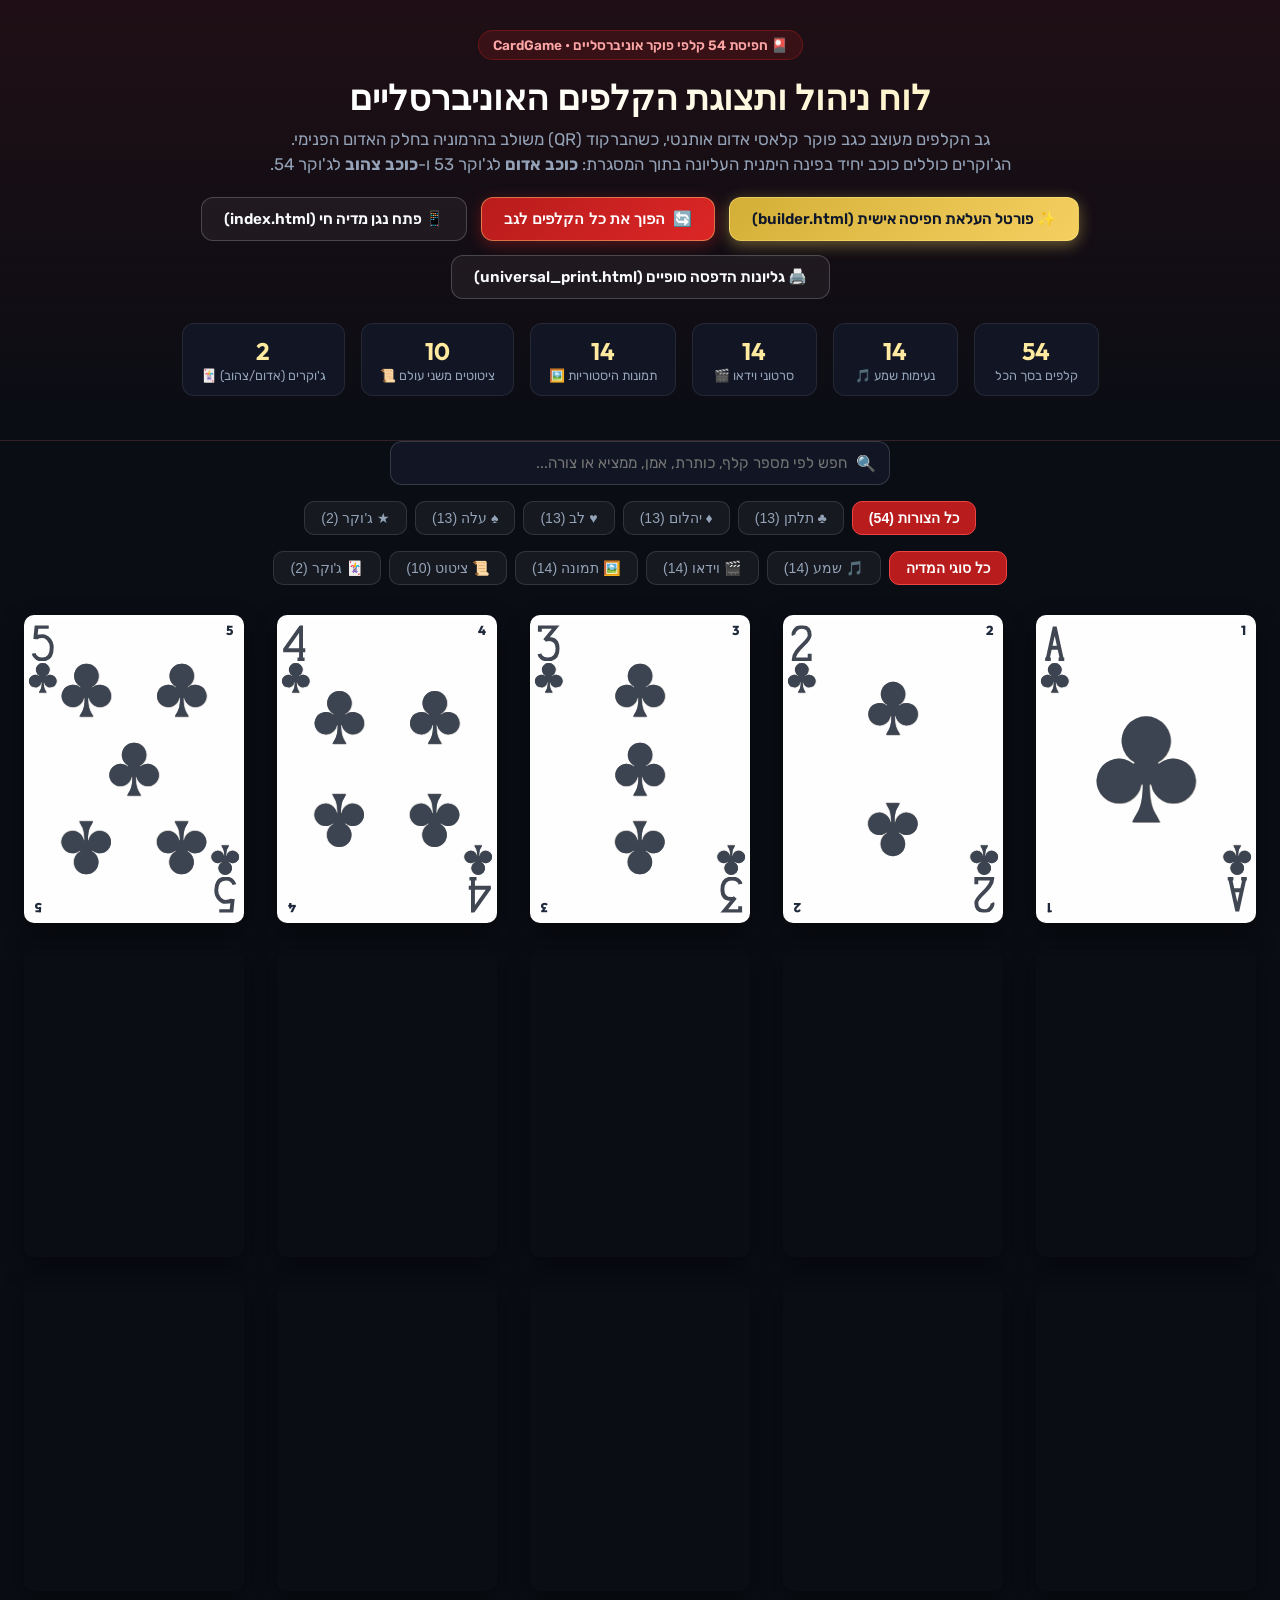
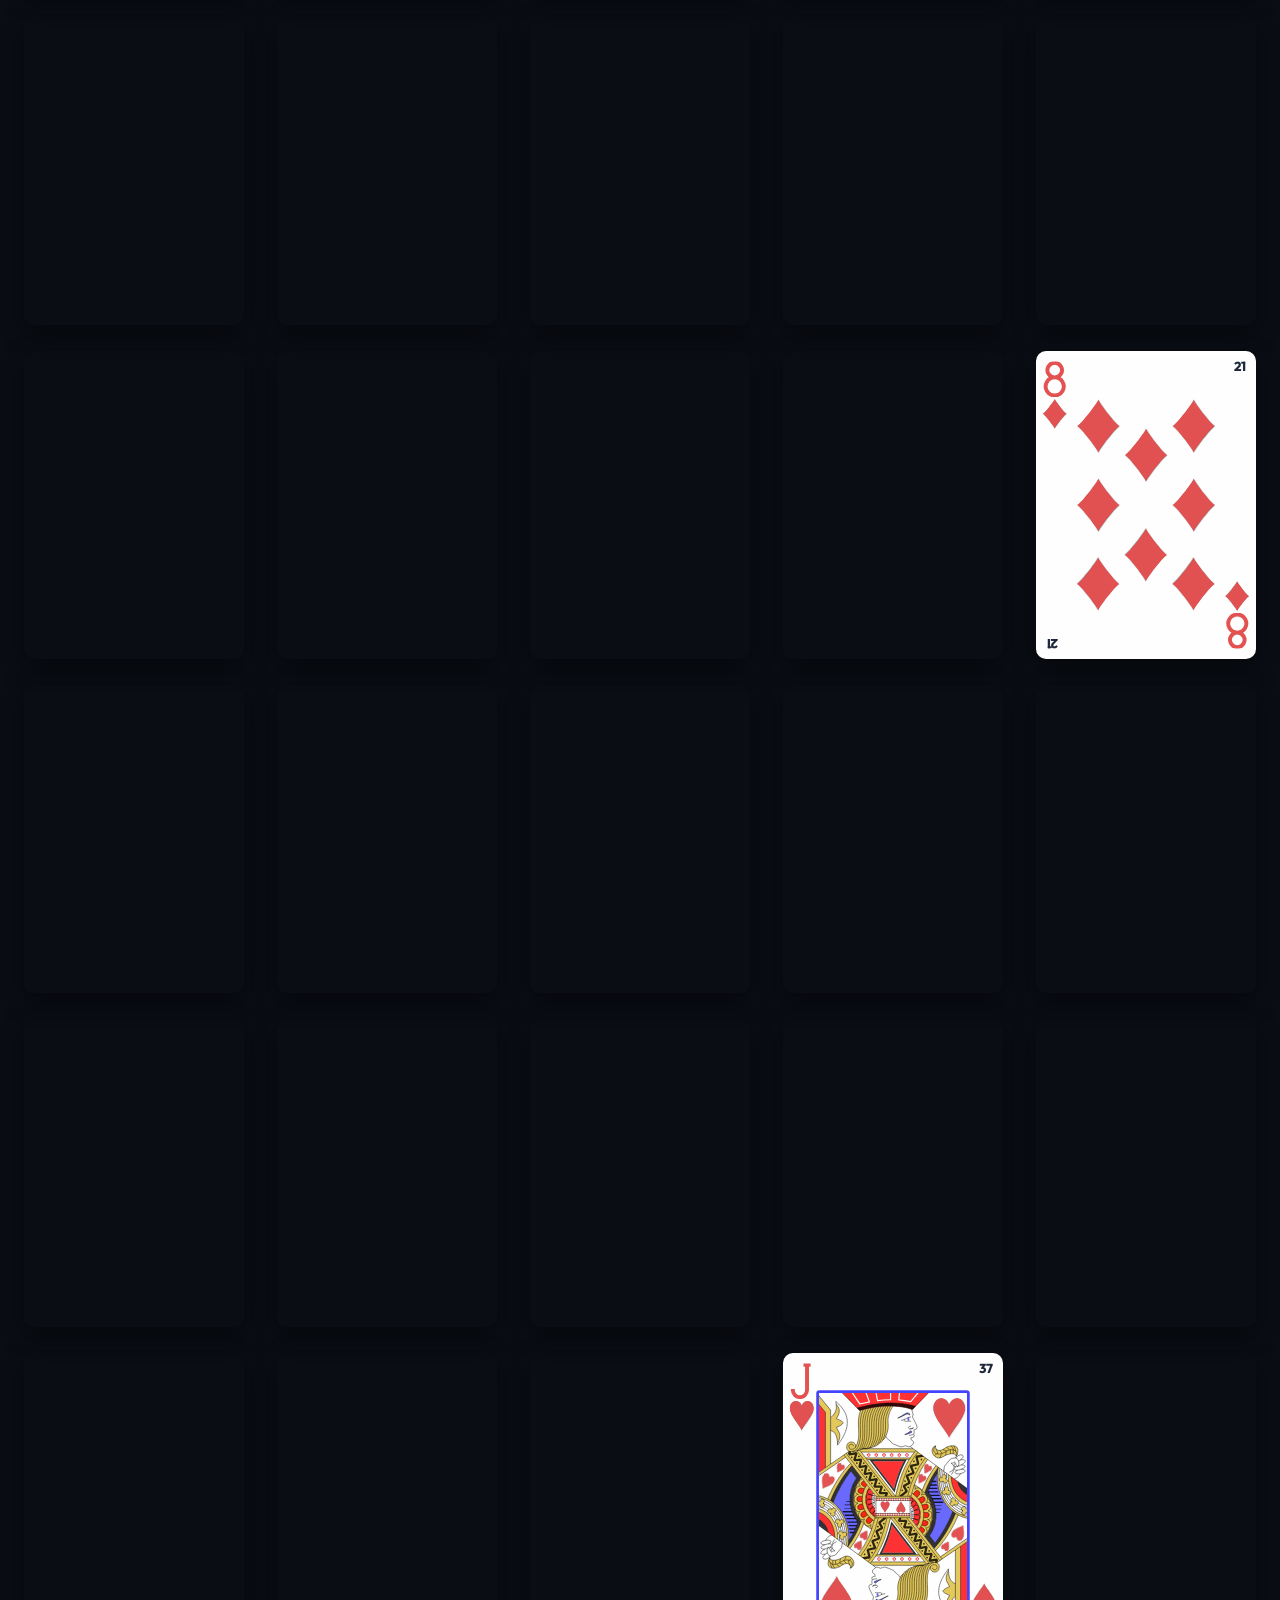
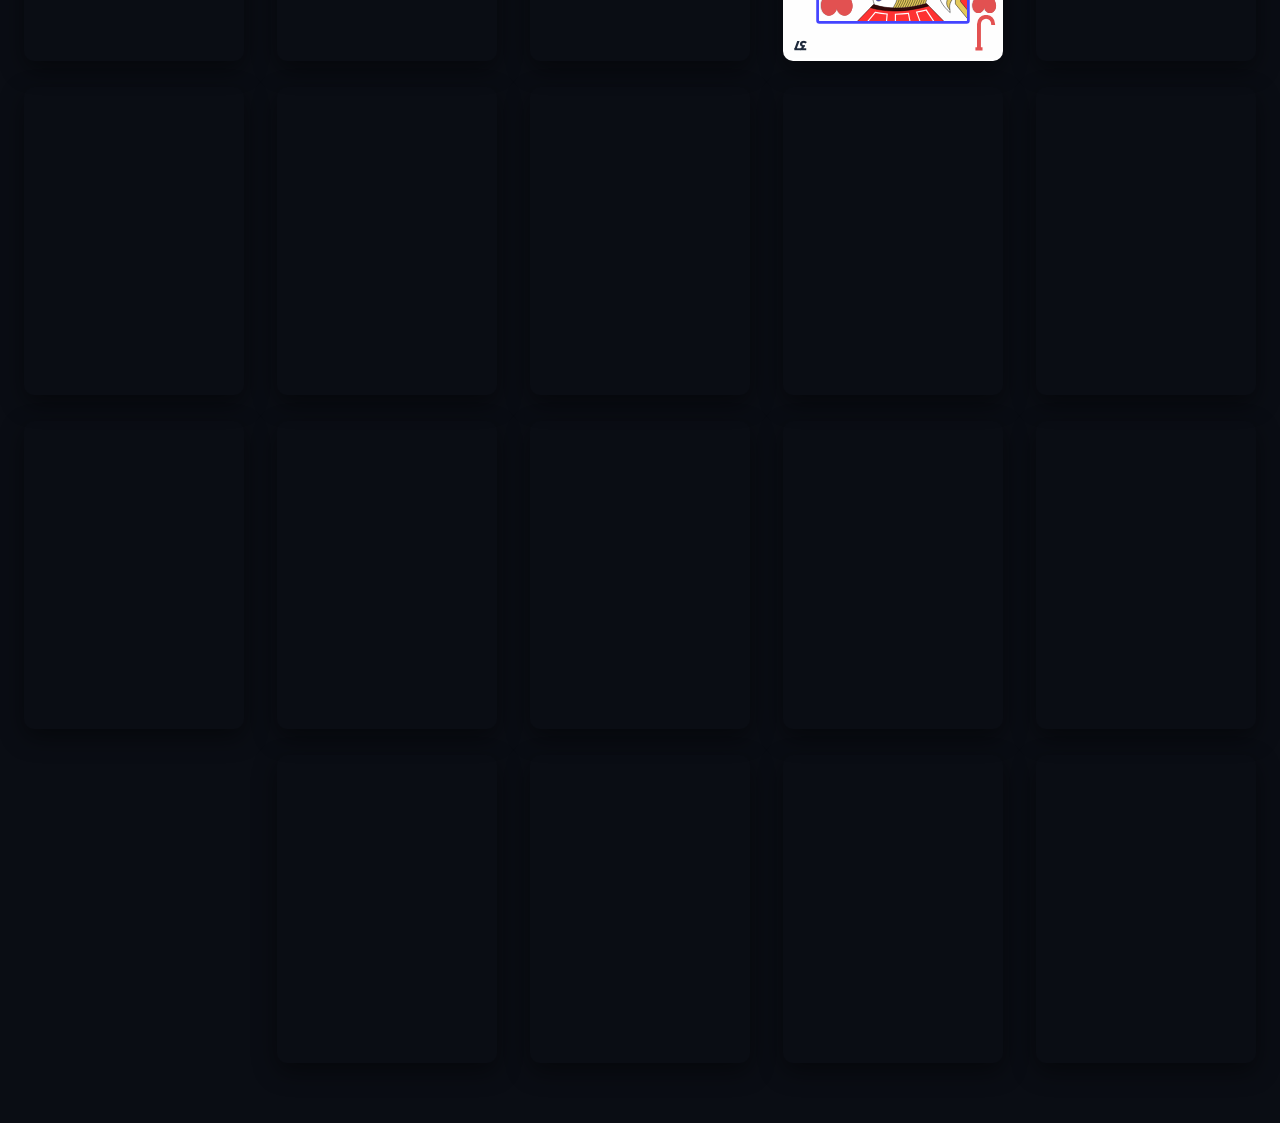
<file: dashboard.html>
<!DOCTYPE html>
<html lang="he" dir="rtl">
<head>
  <meta name="robots" content="noindex, nofollow, noarchive, nosnippet">
  <meta name="googlebot" content="noindex, nofollow, noarchive, nosnippet">

  <meta charset="UTF-8">
  <meta name="viewport" content="width=device-width, initial-scale=1.0">
  <title>לוח ניהול ותצוגת חפיסת הקלפים האוניברסלית • 54 קלפים</title>
  
  <!-- Vector Playing Cards Engine -->
  <script src="cardmeister.js"></script>
  <!-- Universal Deck Data -->
  <script src="assets/deck_data.js"></script>
  
  <link rel="preconnect" href="https://fonts.googleapis.com">
  <link rel="preconnect" href="https://fonts.gstatic.com" crossorigin>
  <link href="https://fonts.googleapis.com/css2?family=Outfit:wght@400;500;600;700;800&family=Playfair+Display:ital,wght@0,600;0,700;1,600&family=Rubik:wght@400;500;600;700&display=swap" rel="stylesheet">
  
  <style>
    :root {
      --bg-dark: #0a0d14;
      --bg-surface: #121624;
      --bg-card: rgba(22, 28, 45, 0.85);
      --gold: #f5d061;
      --gold-light: #ffea9f;
      --gold-dark: #b89328;
      --casino-red: #b91c1c;
      --text-main: #f8fafc;
      --text-muted: #94a3b8;
      --border-card: rgba(245, 208, 97, 0.25);
    }

    * {
      box-sizing: border-box;
      margin: 0;
      padding: 0;
    }

    body {
      background-color: var(--bg-dark);
      color: var(--text-main);
      font-family: 'Rubik', 'Outfit', sans-serif;
      min-height: 100vh;
      padding-bottom: 60px;
    }

    /* Dashboard Header */
    .dashboard-header {
      background: linear-gradient(180deg, rgba(185, 28, 28, 0.12) 0%, rgba(10, 13, 20, 0) 100%);
      border-bottom: 1px solid rgba(255, 255, 255, 0.08);
      padding: 30px 24px 20px;
      text-align: center;
    }

    .badge {
      display: inline-flex;
      align-items: center;
      gap: 6px;
      background: rgba(185, 28, 28, 0.18);
      border: 1px solid rgba(185, 28, 28, 0.4);
      padding: 6px 14px;
      border-radius: 20px;
      color: #fca5a5;
      font-size: 0.85rem;
      font-weight: 600;
      margin-bottom: 12px;
    }

    h1 {
      font-family: 'Playfair Display', serif;
      font-size: 2.2rem;
      color: #fff;
      margin-bottom: 8px;
      background: linear-gradient(135deg, #ffffff 40%, var(--gold-light) 100%);
      -webkit-background-clip: text;
      -webkit-text-fill-color: transparent;
    }

    .subtitle {
      color: var(--text-muted);
      font-size: 1.05rem;
      max-width: 780px;
      margin: 0 auto 20px;
      line-height: 1.5;
    }

    /* Top Action Buttons */
    .action-row {
      display: flex;
      justify-content: center;
      gap: 14px;
      flex-wrap: wrap;
      margin-bottom: 24px;
    }

    .btn {
      display: inline-flex;
      align-items: center;
      gap: 8px;
      padding: 12px 22px;
      border-radius: 12px;
      font-size: 0.95rem;
      font-weight: 600;
      text-decoration: none;
      cursor: pointer;
      border: none;
      transition: all 0.25s ease;
    }

    .btn-gold {
      background: linear-gradient(135deg, #b91c1c, #dc2626);
      color: #ffffff;
      box-shadow: 0 4px 15px rgba(220, 38, 38, 0.35);
      border: 1px solid rgba(254, 240, 138, 0.4);
    }
    .btn-gold:hover {
      transform: translateY(-2px);
      box-shadow: 0 6px 22px rgba(220, 38, 38, 0.55);
      background: linear-gradient(135deg, #dc2626, #ef4444);
    }

    .btn-outline {
      background: rgba(255, 255, 255, 0.05);
      color: #f8fafc;
      border: 1px solid rgba(255, 255, 255, 0.2);
    }
    .btn-outline:hover {
      background: rgba(255, 255, 255, 0.12);
      border-color: rgba(255, 255, 255, 0.4);
    }

    /* Quick Stats Bar */
    .stats-bar {
      display: flex;
      justify-content: center;
      gap: 16px;
      flex-wrap: wrap;
      margin-bottom: 24px;
    }

    .stat-card {
      background: var(--bg-surface);
      border: 1px solid rgba(255, 255, 255, 0.08);
      border-radius: 12px;
      padding: 12px 18px;
      min-width: 125px;
      text-align: center;
      transition: transform 0.2s;
    }
    .stat-card:hover {
      border-color: var(--casino-red);
      transform: translateY(-2px);
    }
    .stat-num {
      font-size: 1.5rem;
      font-weight: 700;
      color: var(--gold-light);
      font-family: 'Outfit', sans-serif;
    }
    .stat-label {
      font-size: 0.8rem;
      color: var(--text-muted);
      margin-top: 2px;
    }

    /* Search & Filter Bar */
    .controls-wrapper {
      max-width: 1200px;
      margin: 0 auto 30px;
      padding: 0 20px;
      display: flex;
      flex-direction: column;
      gap: 16px;
    }

    .search-box-row {
      display: flex;
      justify-content: center;
    }

    .search-input-wrap {
      position: relative;
      width: 100%;
      max-width: 500px;
    }

    .search-input {
      width: 100%;
      background: var(--bg-surface);
      border: 1px solid rgba(255, 255, 255, 0.15);
      border-radius: 12px;
      padding: 12px 42px 12px 16px;
      font-family: 'Rubik', sans-serif;
      font-size: 0.95rem;
      color: #fff;
      outline: none;
      transition: all 0.2s;
    }
    .search-input:focus {
      border-color: var(--casino-red);
      box-shadow: 0 0 15px rgba(220, 38, 38, 0.25);
    }

    .search-icon {
      position: absolute;
      right: 14px;
      top: 50%;
      transform: translateY(-50%);
      color: var(--text-muted);
      pointer-events: none;
    }

    .filters-bar {
      display: flex;
      justify-content: center;
      gap: 8px;
      flex-wrap: wrap;
    }

    .filter-btn {
      background: rgba(255, 255, 255, 0.05);
      border: 1px solid rgba(255, 255, 255, 0.12);
      color: var(--text-muted);
      padding: 8px 16px;
      border-radius: 10px;
      font-size: 0.88rem;
      font-weight: 500;
      cursor: pointer;
      transition: all 0.2s;
    }
    .filter-btn:hover {
      color: #fff;
      background: rgba(255, 255, 255, 0.1);
    }
    .filter-btn.active {
      background: #b91c1c;
      border-color: #ef4444;
      color: #fff;
      font-weight: 600;
    }

    /* Cards Grid Container */
    .cards-container {
      max-width: 1350px;
      margin: 0 auto;
      padding: 0 20px;
      display: grid;
      grid-template-columns: repeat(auto-fill, minmax(220px, 1fr));
      gap: 26px;
      justify-items: center;
    }

    /* 3D Flip Card Scene */
    .card-scene {
      width: 220px;
      height: 308px;
      perspective: 1000px;
      cursor: pointer;
    }

    .card-inner {
      position: relative;
      width: 100%;
      height: 100%;
      transition: transform 0.6s cubic-bezier(0.4, 0.2, 0.2, 1);
      transform-style: preserve-3d;
      border-radius: 10px;
      box-shadow: 0 8px 24px rgba(0,0,0,0.45);
    }

    .card-scene.flipped .card-inner {
      transform: rotateY(180deg);
    }

    .card-face {
      position: absolute;
      inset: 0;
      width: 100%;
      height: 100%;
      -webkit-backface-visibility: hidden;
      backface-visibility: hidden;
      border-radius: 10px;
      overflow: hidden;
      box-sizing: border-box;
    }

    /* FRONT FACE: Vector Poker Card */
    .card-front {
      background-color: #ffffff;
      border: 1px solid rgba(255, 255, 255, 0.2);
      display: flex;
      flex-direction: column;
      transform: rotateY(0deg);
      z-index: 2;
    }

    .poker-card-wrap {
      position: absolute;
      inset: 0;
      width: 100%;
      height: 100%;
      background: #ffffff;
    }

    playing-card {
      width: 100%;
      height: 100%;
      display: block;
    }

    playing-card img {
      width: 100%;
      height: 100%;
      display: block;
      object-fit: fill;
    }

    /* DIAGONAL CORNERS FOR REGULAR CARDS (1-52) */
    .card-corner-top-right {
      position: absolute;
      top: 8px;
      right: 10px;
      font-family: 'Outfit', sans-serif;
      font-size: 13px;
      font-weight: 800;
      color: #1e293b;
      z-index: 10;
      line-height: 1;
      pointer-events: none;
      letter-spacing: -0.3px;
    }

    .card-corner-bottom-left {
      position: absolute;
      bottom: 8px;
      left: 10px;
      font-family: 'Outfit', sans-serif;
      font-size: 13px;
      font-weight: 800;
      color: #1e293b;
      z-index: 10;
      line-height: 1;
      transform: rotate(180deg);
      pointer-events: none;
      letter-spacing: -0.3px;
    }

    /* JOKER STYLING: NO FLOATING DIVS! Single star inside SVG frame */
    .joker-front-box {
      width: 100%;
      height: 100%;
      display: flex;
      flex-direction: column;
      align-items: center;
      justify-content: center;
      background: #ffffff;
      position: relative;
    }

    .joker-art-wrap {
      width: 100%;
      height: 100%;
      display: flex;
      align-items: center;
      justify-content: center;
    }

    .joker-art-wrap img {
      width: 100%;
      height: 100%;
      object-fit: fill;
      display: block;
    }

    /* Card Front Flip Action Overlay */
    .card-flip-action-bar {
      position: absolute;
      bottom: 6px;
      right: 0;
      left: 0;
      display: flex;
      justify-content: center;
      z-index: 20;
      opacity: 0;
      transition: opacity 0.2s ease;
    }

    .card-scene:hover .card-flip-action-bar {
      opacity: 1;
    }

    .flip-btn-pill {
      background: rgba(15, 23, 42, 0.92);
      color: #fef08a;
      border: 1px solid rgba(245, 208, 97, 0.4);
      padding: 4px 12px;
      border-radius: 20px;
      font-size: 0.75rem;
      font-weight: 600;
      cursor: pointer;
      box-shadow: 0 4px 12px rgba(0,0,0,0.4);
      display: inline-flex;
      align-items: center;
      gap: 4px;
    }
    .flip-btn-pill:hover {
      background: #f5d061;
      color: #0f172a;
    }

    /* BACK FACE: AUTHENTIC CASINO RED PLAYING CARD BACK */
    .card-back {
      background-color: #ffffff;
      transform: rotateY(180deg);
      position: relative;
      display: flex;
      align-items: center;
      justify-content: center;
      border-radius: 10px;
      overflow: hidden;
      box-shadow: 0 8px 24px rgba(0,0,0,0.45);
    }

    .card-back-red-canvas {
      position: relative;
      width: 100%;
      height: 100%;
      display: flex;
      flex-direction: column;
      align-items: center;
      justify-content: center;
      background: #ffffff;
    }

    .card-back-red-svg {
      position: absolute;
      inset: 0;
      width: 100%;
      height: 100%;
      object-fit: fill;
      display: block;
      pointer-events: none;
    }

    /* Central White Medallion Housing the Barcode/QR */
    .card-back-qr-center {
      position: absolute;
      top: 50%;
      left: 50%;
      transform: translate(-50%, -50%);
      width: 80px;
      height: 80px;
      background: #ffffff;
      border-radius: 50%;
      display: flex;
      align-items: center;
      justify-content: center;
      z-index: 5;
      box-shadow: 0 0 0 2px #d4af37, 0 4px 12px rgba(0,0,0,0.45);
    }

    .card-back-qr-center img {
      width: 58px;
      height: 58px;
      display: block;
      object-fit: contain;
    }

    .card-back-top-pill {
      position: absolute;
      top: 14px;
      z-index: 10;
      background: rgba(127, 29, 29, 0.95);
      border: 1px solid #fde047;
      color: #fef08a;
      font-size: 0.72rem;
      font-weight: 700;
      padding: 2px 10px;
      border-radius: 12px;
      box-shadow: 0 2px 6px rgba(0,0,0,0.4);
      letter-spacing: 0.3px;
    }

    .card-back-footer-actions {
      position: absolute;
      bottom: 12px;
      z-index: 10;
      display: flex;
      gap: 6px;
      align-items: center;
    }

    .test-media-link {
      background: rgba(15, 23, 42, 0.92);
      border: 1px solid var(--gold);
      color: var(--gold-light);
      padding: 4px 10px;
      border-radius: 16px;
      font-size: 0.73rem;
      font-weight: 700;
      text-decoration: none;
      display: inline-flex;
      align-items: center;
      gap: 4px;
      transition: all 0.2s;
    }
    .test-media-link:hover {
      background: var(--gold);
      color: #070a14;
    }
  </style>
</head>
<body>

  <!-- Dashboard Header -->
  <header class="dashboard-header">
    <div class="badge">🎴 חפיסת 54 קלפי פוקר אוניברסליים • CardGame</div>
    <h1>לוח ניהול ותצוגת הקלפים האוניברסליים</h1>
    <p class="subtitle">
      גב הקלפים מעוצב כגב פוקר קלאסי אדום אותנטי, כשהברקוד (QR) משולב בהרמוניה בחלק האדום הפנימי.<br>
      הג'וקרים כוללים כוכב יחיד בפינה הימנית העליונה בתוך המסגרת: <strong>כוכב אדום</strong> לג'וקר 53 ו-<strong>כוכב צהוב</strong> לג'וקר 54.
    </p>

    <!-- Top Action Buttons -->
    <div class="action-row">
      <a href="builder.html" class="btn btn-gold" style="background: linear-gradient(135deg, #d4af37, #f5d061); color: #0f172a; box-shadow: 0 4px 15px rgba(245, 208, 97, 0.4);">
        ✨ פורטל העלאת חפיסה אישית (builder.html)
      </a>

      <button type="button" class="btn btn-gold" id="flipAllBtn" onclick="flipAllCards()">
        <span id="flipAllIcon">🔄</span>
        <span id="flipAllText">הפוך את כל הקלפים לגב</span>
      </button>

      <a href="index.html?card=1" class="btn btn-outline">
        📱 פתח נגן מדיה חי (index.html)
      </a>

      <a href="universal_print.html" class="btn btn-outline" target="_blank">
        🖨️ גליונות הדפסה סופיים (universal_print.html)
      </a>
    </div>

    <!-- Quick Stats Bar -->
    <div class="stats-bar">
      <div class="stat-card">
        <div class="stat-num" id="statTotal">54</div>
        <div class="stat-label">קלפים בסך הכל</div>
      </div>
      <div class="stat-card">
        <div class="stat-num" id="statAudio">14</div>
        <div class="stat-label">נעימות שמע 🎵</div>
      </div>
      <div class="stat-card">
        <div class="stat-num" id="statVideo">14</div>
        <div class="stat-label">סרטוני וידאו 🎬</div>
      </div>
      <div class="stat-card">
        <div class="stat-num" id="statImage">14</div>
        <div class="stat-label">תמונות היסטוריות 🖼️</div>
      </div>
      <div class="stat-card">
        <div class="stat-num" id="statQuote">10</div>
        <div class="stat-label">ציטוטים משני עולם 📜</div>
      </div>
      <div class="stat-card">
        <div class="stat-num" id="statJoker">2</div>
        <div class="stat-label">ג'וקרים (אדום/צהוב) 🃏</div>
      </div>
    </div>
  </header>

  <!-- Filter & Search Controls -->
  <section class="controls-wrapper">
    <div class="search-box-row">
      <div class="search-input-wrap">
        <input type="text" id="searchInput" class="search-input" placeholder="חפש לפי מספר קלף, כותרת, אמן, ממציא או צורה..." oninput="handleSearch()">
        <span class="search-icon">🔍</span>
      </div>
    </div>

    <!-- Suit Filters -->
    <div class="filters-bar" id="suitFilters">
      <button class="filter-btn active" data-filter="all" onclick="setFilter('all', 'suit')">כל הצורות (54)</button>
      <button class="filter-btn" data-filter="c" onclick="setFilter('c', 'suit')">♣ תלתן (13)</button>
      <button class="filter-btn" data-filter="d" onclick="setFilter('d', 'suit')">♦ יהלום (13)</button>
      <button class="filter-btn" data-filter="h" onclick="setFilter('h', 'suit')">♥ לב (13)</button>
      <button class="filter-btn" data-filter="s" onclick="setFilter('s', 'suit')">♠ עלה (13)</button>
      <button class="filter-btn" data-filter="joker" onclick="setFilter('joker', 'suit')">★ ג'וקר (2)</button>
    </div>

    <!-- Media Category Filters -->
    <div class="filters-bar" id="categoryFilters">
      <button class="filter-btn active" data-filter="all" onclick="setFilter('all', 'cat')">כל סוגי המדיה</button>
      <button class="filter-btn" data-filter="audio" onclick="setFilter('audio', 'cat')">🎵 שמע (14)</button>
      <button class="filter-btn" data-filter="video" onclick="setFilter('video', 'cat')">🎬 וידאו (14)</button>
      <button class="filter-btn" data-filter="image" onclick="setFilter('image', 'cat')">🖼️ תמונה (14)</button>
      <button class="filter-btn" data-filter="text" onclick="setFilter('text', 'cat')">📜 ציטוט (10)</button>
      <button class="filter-btn" data-filter="joker" onclick="setFilter('joker', 'cat')">🃏 ג'וקר (2)</button>
    </div>
  </section>

  <!-- Cards Grid -->
  <main class="cards-container" id="cardsGrid">
    <!-- Populated by JavaScript -->
  </main>

  <script>
    // Embedded deck guarantees cards ALWAYS render offline and under file://
    const EMBEDDED_DECK = [{"id": 1, "number": 1, "cid": "Ac", "suit": "c", "suit_name": "תלתן", "rank": "A", "color": "black", "category": "audio", "category_name": "נעימת שמע 🎵", "media_type": "audio", "media_file": "assets/audio/audio_1.mp3", "qr_file": "assets/qr/qr_card_1.png", "year": 1808, "year_display": "1808", "title": "בטהובן – הסימפוניה החמישית", "description": "המוטיב המפורסם ביותר בתולדות המוזיקה הקלאסית (טה-טה-טה-טאאאם!).", "hint": "האזינו לפתיחה העוצמתית... באיזו שנה הושלמה יצירת מופת זו?", "live_url": "https://zehavitalon.github.io/CardGame/index.html?card=1"}, {"id": 2, "number": 2, "cid": "2c", "suit": "c", "suit_name": "תלתן", "rank": "2", "color": "black", "category": "audio", "category_name": "נעימת שמע 🎵", "media_type": "audio", "media_file": "assets/audio/audio_2.mp3", "qr_file": "assets/qr/qr_card_2.png", "year": 1787, "year_display": "1787", "title": "מוצרט – מוזיקת לילה זעירה", "description": "הסרנדה האלגנטית מס' 13 למיתרים בסול מז'ור מאת וולפגנג אמדאוס מוצרט.", "hint": "האזינו לסרנדה העליזה... באיזו שנה הלחין מוצרט יצירה קלאסית זו?", "live_url": "https://zehavitalon.github.io/CardGame/index.html?card=2"}, {"id": 3, "number": 3, "cid": "3c", "suit": "c", "suit_name": "תלתן", "rank": "3", "color": "black", "category": "audio", "category_name": "נעימת שמע 🎵", "media_type": "audio", "media_file": "assets/audio/audio_3.mp3", "qr_file": "assets/qr/qr_card_3.png", "year": 1723, "year_display": "1723", "title": "ויוואלדי – ארבע העונות: אביב", "description": "קונצ'רטו מס' 1 במי מז'ור מתוך יצירתו פורצת הדרך של אנטוניו ויוואלדי.", "hint": "האזינו לציוצי הציפורים בכינור... באיזו שנה נוצר קונצ'רטו האביב?", "live_url": "https://zehavitalon.github.io/CardGame/index.html?card=3"}, {"id": 4, "number": 4, "cid": "4c", "suit": "c", "suit_name": "תלתן", "rank": "4", "color": "black", "category": "audio", "category_name": "נעימת שמע 🎵", "media_type": "audio", "media_file": "assets/audio/audio_4.mp3", "qr_file": "assets/qr/qr_card_4.png", "year": 1902, "year_display": "1902", "title": "סקוט ג'ופלין – The Entertainer", "description": "נעימת הרגטיים הקלאסית שהפכה לסמל התרבות של ראשית המאה ה-20.", "hint": "האזינו למקצב הרגטיים לפסנתר... באיזו שנה פורסם הלהיט?", "live_url": "https://zehavitalon.github.io/CardGame/index.html?card=4"}, {"id": 5, "number": 5, "cid": "5c", "suit": "c", "suit_name": "תלתן", "rank": "5", "color": "black", "category": "audio", "category_name": "נעימת שמע 🎵", "media_type": "audio", "media_file": "assets/audio/audio_5.mp3", "qr_file": "assets/qr/qr_card_5.png", "year": 1680, "year_display": "1680", "title": "יוהאן פכלבל – קנון ברה מז'ור", "description": "היצירה הבארוקית המפורסמת ביותר בעולם עם מהלך האקורדים הנצחי.", "hint": "האזינו להרמוניה המרגיעה... מאיזו תקופה בתקופת הבארוק שיר זה?", "live_url": "https://zehavitalon.github.io/CardGame/index.html?card=5"}, {"id": 6, "number": 6, "cid": "6c", "suit": "c", "suit_name": "תלתן", "rank": "6", "color": "black", "category": "audio", "category_name": "נעימת שמע 🎵", "media_type": "audio", "media_file": "assets/audio/audio_6.mp3", "qr_file": "assets/qr/qr_card_6.png", "year": 1876, "year_display": "1876", "title": "צ'ייקובסקי – אגם הברבורים", "description": "נושא הברבור הנוגה והמרגש מתוך הבלט המפורסם בעולם.", "hint": "האזינו לצליל האבוב הענוג... באיזו שנה נכתב הבלט הרוסי האגדי?", "live_url": "https://zehavitalon.github.io/CardGame/index.html?card=6"}, {"id": 7, "number": 7, "cid": "7c", "suit": "c", "suit_name": "תלתן", "rank": "7", "color": "black", "category": "audio", "category_name": "נעימת שמע 🎵", "media_type": "audio", "media_file": "assets/audio/audio_7.mp3", "qr_file": "assets/qr/qr_card_7.png", "year": 1725, "year_display": "1725", "title": "יוהאן סבסטיאן באך – מנואט בסול מז'ור", "description": "המנואט המפורסם מספר התווים של אנה מגדלנה באך.", "hint": "האזינו לצליל המקלדת העדין... באיזו שנה הופיע מנואט מוכר זה?", "live_url": "https://zehavitalon.github.io/CardGame/index.html?card=7"}, {"id": 8, "number": 8, "cid": "8c", "suit": "c", "suit_name": "תלתן", "rank": "8", "color": "black", "category": "audio", "category_name": "נעימת שמע 🎵", "media_type": "audio", "media_file": "assets/audio/audio_8.mp3", "qr_file": "assets/qr/qr_card_8.png", "year": 1875, "year_display": "1875", "title": "ז'ורז' ביזה – כרמן: הבנרה", "description": "האריה המפורסמת 'L'amour est un oiseau rebelle' מתוך האופרה כרמן.", "hint": "האזינו למקצב ההבנרה הספרדי... באיזו שנה עלתה האופרה בפריז?", "live_url": "https://zehavitalon.github.io/CardGame/index.html?card=8"}, {"id": 9, "number": 9, "cid": "9c", "suit": "c", "suit_name": "תלתן", "rank": "9", "color": "black", "category": "audio", "category_name": "נעימת שמע 🎵", "media_type": "audio", "media_file": "assets/audio/audio_9.mp3", "qr_file": "assets/qr/qr_card_9.png", "year": 1868, "year_display": "1868", "title": "יוהנס ברהמס – שיר ערש", "description": "שיר הערש המוכר ביותר בעולם שהרדים מיליארדי ילדים לאורך הדורות.", "hint": "האזינו לשיר הערש הנודע... באיזו שנה הקדיש ברהמס את היצירה?", "live_url": "https://zehavitalon.github.io/CardGame/index.html?card=9"}, {"id": 10, "number": 10, "cid": "Tc", "suit": "c", "suit_name": "תלתן", "rank": "10", "color": "black", "category": "audio", "category_name": "נעימת שמע 🎵", "media_type": "audio", "media_file": "assets/audio/audio_10.mp3", "qr_file": "assets/qr/qr_card_10.png", "year": 1866, "year_display": "1866", "title": "יוהאן שטראוס – הדנובה הכחולה", "description": "ואלס וינאי מלכותי שהפך להמנון הבלתי-רשמי של אוסטריה.", "hint": "האזינו לצעדי הואלס הסוחפים... באיזו שנה הולחן ואלס הדנובה?", "live_url": "https://zehavitalon.github.io/CardGame/index.html?card=10"}, {"id": 11, "number": 11, "cid": "Jc", "suit": "c", "suit_name": "תלתן", "rank": "J", "color": "black", "category": "audio", "category_name": "נעימת שמע 🎵", "media_type": "audio", "media_file": "assets/audio/audio_11.mp3", "qr_file": "assets/qr/qr_card_11.png", "year": 1829, "year_display": "1829", "title": "ג'ואקינו רוסיני – וילהלם טל", "description": "פתיחת האופרה וילהלם טל עם קצב דהירת הסוסים הנודע.", "hint": "האזינו לדהירה המלהיבה... באיזו שנה הוצגה האופרה לראשונה?", "live_url": "https://zehavitalon.github.io/CardGame/index.html?card=11"}, {"id": 12, "number": 12, "cid": "Qc", "suit": "c", "suit_name": "תלתן", "rank": "Q", "color": "black", "category": "audio", "category_name": "נעימת שמע 🎵", "media_type": "audio", "media_file": "assets/audio/audio_12.mp3", "qr_file": "assets/qr/qr_card_12.png", "year": 1832, "year_display": "1832", "title": "פרדריק שופן – נוקטורן במי-במול מז'ור", "description": "הנוקטורן אופוס 9 מס' 2 – סמל הרומנטיקה לפסנתר מאת שופן.", "hint": "האזינו למלודיה הרומנטית... באיזו שנה פורסם נוקטורן אהוב זה?", "live_url": "https://zehavitalon.github.io/CardGame/index.html?card=12"}, {"id": 13, "number": 13, "cid": "Kc", "suit": "c", "suit_name": "תלתן", "rank": "K", "color": "black", "category": "audio", "category_name": "נעימת שמע 🎵", "media_type": "audio", "media_file": "assets/audio/audio_13.mp3", "qr_file": "assets/qr/qr_card_13.png", "year": 1875, "year_display": "1875", "title": "אדוורד גריג – בוקר (פר גינט)", "description": "מצב רוח בוקר מתוך הסוויטה הנורווגית פר גינט.", "hint": "האזינו לזריחת השמש בצלילים... באיזו שנה נוצרה המוזיקה לפר גינט?", "live_url": "https://zehavitalon.github.io/CardGame/index.html?card=13"}, {"id": 14, "number": 14, "cid": "Ad", "suit": "d", "suit_name": "יהלום", "rank": "A", "color": "red", "category": "audio", "category_name": "נעימת שמע 🎵", "media_type": "audio", "media_file": "assets/audio/audio_14.mp3", "qr_file": "assets/qr/qr_card_14.png", "year": 1905, "year_display": "1905", "title": "קלוד דביסי – אור ירח (Clair de Lune)", "description": "הפנינה האימפרסיוניסטית העדינה והקסומה מתוך הסוויטה הברגמסקית.", "hint": "האזינו לאור הירח הקסום... באיזו שנה פורסם קטע אימפרסיוניסטי זה?", "live_url": "https://zehavitalon.github.io/CardGame/index.html?card=14"}, {"id": 15, "number": 15, "cid": "2d", "suit": "d", "suit_name": "יהלום", "rank": "2", "color": "red", "category": "video", "category_name": "סרטון היסטורי 🎬", "media_type": "video", "media_file": "assets/videos/video_15.mp4", "qr_file": "assets/qr/qr_card_15.png", "year": 1969, "year_display": "1969", "title": "נחיתת אפולו 11 על הירח", "description": "האדם הראשון מציב את כף רגלו על אדמת הירח (ניל ארמסטרונג ובאז אולדרין).", "hint": "צפו ברגע ההיסטורי של נחיתת החללית... באיזו שנה נכבש הירח?", "live_url": "https://zehavitalon.github.io/CardGame/index.html?card=15"}, {"id": 16, "number": 16, "cid": "3d", "suit": "d", "suit_name": "יהלום", "rank": "3", "color": "red", "category": "video", "category_name": "סרטון היסטורי 🎬", "media_type": "video", "media_file": "assets/videos/video_16.mp4", "qr_file": "assets/qr/qr_card_16.png", "year": 1903, "year_display": "1903", "title": "הטיסה הממונעת הראשונה (האחים רייט)", "description": "אורוויל ווילבור רייט ממריאים לראשונה בכלי טיס ממונע בקיטי הוק.", "hint": "צפו במטוס הפרימיטיבי ממריא... באיזו שנה נולדה התעופה המודרנית?", "live_url": "https://zehavitalon.github.io/CardGame/index.html?card=16"}, {"id": 17, "number": 17, "cid": "4d", "suit": "d", "suit_name": "יהלום", "rank": "4", "color": "red", "category": "video", "category_name": "סרטון היסטורי 🎬", "media_type": "video", "media_file": "assets/videos/video_17.mp4", "qr_file": "assets/qr/qr_card_17.png", "year": 1919, "year_display": "1919", "title": "ליקוי החמה שאישר את תורת היחסות", "description": "משלחת אדינגטון מצלמת את כפיפת קרני האור ומוכיחה את התאוריה של איינשטיין.", "hint": "צפו בליקוי החמה הקוסמי... באיזו שנה אושרה תורת היחסות?", "live_url": "https://zehavitalon.github.io/CardGame/index.html?card=17"}, {"id": 18, "number": 18, "cid": "5d", "suit": "d", "suit_name": "יהלום", "rank": "5", "color": "red", "category": "video", "category_name": "סרטון היסטורי 🎬", "media_type": "video", "media_file": "assets/videos/video_18.mp4", "qr_file": "assets/qr/qr_card_18.png", "year": 1829, "year_display": "1829", "title": "רכבת הקיטור ההיסטורית – The Rocket", "description": "הקטר של רוברט סטיבנסון מנצח בניסויי ריינהיל וסולל את מהפכת הרכבות.", "hint": "צפו בקטר הקיטור השועט... באיזו שנה החלה עידן הרכבות?", "live_url": "https://zehavitalon.github.io/CardGame/index.html?card=18"}, {"id": 19, "number": 19, "cid": "6d", "suit": "d", "suit_name": "יהלום", "rank": "6", "color": "red", "category": "video", "category_name": "סרטון היסטורי 🎬", "media_type": "video", "media_file": "assets/videos/video_19.mp4", "qr_file": "assets/qr/qr_card_19.png", "year": 1972, "year_display": "1972", "title": "צילום כדור הארץ – הגולה הכחולה (The Blue Marble)", "description": "צוות אפולו 17 לוכד את התמונה המלאה המפורסמת ביותר של כדור הארץ ממעמקי החלל.", "hint": "צפו בכדור הארץ המרחף בבדידות... באיזו שנה צולמה הגולה הכחולה?", "live_url": "https://zehavitalon.github.io/CardGame/index.html?card=19"}, {"id": 20, "number": 20, "cid": "7d", "suit": "d", "suit_name": "יהלום", "rank": "7", "color": "red", "category": "video", "category_name": "סרטון היסטורי 🎬", "media_type": "video", "media_file": "assets/videos/video_20.mp4", "qr_file": "assets/qr/qr_card_20.png", "year": 1960, "year_display": "1960", "title": "צלילה לתהום מריאנה (שקע צ'לנג'ר)", "description": "הבתיסקף 'טריאסטה' מגיעה לקרקעית העמוקה ביותר של כדור הארץ (10,911 מטר).", "hint": "צפו בצוללת החודרת למעמקים... באיזו שנה נכבש המקום העמוק בעולם?", "live_url": "https://zehavitalon.github.io/CardGame/index.html?card=20"}, {"id": 21, "number": 21, "cid": "8d", "suit": "d", "suit_name": "יהלום", "rank": "8", "color": "red", "category": "video", "category_name": "סרטון היסטורי 🎬", "media_type": "video", "media_file": "assets/videos/video_21.mp4", "qr_file": "assets/qr/qr_card_21.png", "year": 1924, "year_display": "1924", "title": "גילוי גלקסיות מחוץ לשביל החלב (אדווין האבל)", "description": "האסטרונום האבל מוכיח שגלקסיית אנדרומדה נמצאת מחוץ לשביל החלב והיקום עצום.", "hint": "צפו בספירלת הגלקסיה המסתחררת... באיזו שנה התגלה היקום הרחב?", "live_url": "https://zehavitalon.github.io/CardGame/index.html?card=21"}, {"id": 22, "number": 22, "cid": "9d", "suit": "d", "suit_name": "יהלום", "rank": "9", "color": "red", "category": "video", "category_name": "סרטון היסטורי 🎬", "media_type": "video", "media_file": "assets/videos/video_22.mp4", "qr_file": "assets/qr/qr_card_22.png", "year": 1896, "year_display": "1896", "title": "חידוש המשחקים האולימפיים באתונה", "description": "המשחקים האולימפיים המודרניים הראשונים ביוזמת פייר דה קוברטן באצטדיון פאנאתינאיקו.", "hint": "צפו באצנים החוצים את קו הסיום... באיזו שנה חודשה האולימפיאדה?", "live_url": "https://zehavitalon.github.io/CardGame/index.html?card=22"}, {"id": 23, "number": 23, "cid": "Td", "suit": "d", "suit_name": "יהלום", "rank": "10", "color": "red", "category": "video", "category_name": "סרטון היסטורי 🎬", "media_type": "video", "media_file": "assets/videos/video_23.mp4", "qr_file": "assets/qr/qr_card_23.png", "year": 1936, "year_display": "1936", "title": "המסע הראשון של הלפיד האולימפי", "description": "המסורת של מרוץ הלפיד מאולימפיה ועד לקלחת האולימפית מתקיימת לראשונה.", "hint": "צפו באש האולימפית הניצתת... באיזו שנה נולד מרוץ הלפיד?", "live_url": "https://zehavitalon.github.io/CardGame/index.html?card=23"}, {"id": 24, "number": 24, "cid": "Jd", "suit": "d", "suit_name": "יהלום", "rank": "J", "color": "red", "category": "video", "category_name": "סרטון היסטורי 🎬", "media_type": "video", "media_file": "assets/videos/video_24.mp4", "qr_file": "assets/qr/qr_card_24.png", "year": 1937, "year_display": "1937", "title": "פתיחת גשר שער הזהב בסן פרנסיסקו", "description": "אחד מפלאי ההנדסה הגדולים בעולם נחנך מעל מצר שער הזהב בקליפורניה.", "hint": "צפו במיתרי הגשר הכתומים מול השקיעה... באיזו שנה נפתח הגשר המפורסם?", "live_url": "https://zehavitalon.github.io/CardGame/index.html?card=24"}, {"id": 25, "number": 25, "cid": "Qd", "suit": "d", "suit_name": "יהלום", "rank": "Q", "color": "red", "category": "video", "category_name": "סרטון היסטורי 🎬", "media_type": "video", "media_file": "assets/videos/video_25.mp4", "qr_file": "assets/qr/qr_card_25.png", "year": 1883, "year_display": "1883", "title": "התפרצות הר הגעש קרקטואה", "description": "אחת ההתפרצויות הגעשיות העוצמתיות בהיסטוריה, שצליליה נשמעו במרחק אלפי קילומטרים.", "hint": "צפו בלבה ובאפר המתפרצים... באיזו שנה ארעה ההתפרצות הגדולה?", "live_url": "https://zehavitalon.github.io/CardGame/index.html?card=25"}, {"id": 26, "number": 26, "cid": "Kd", "suit": "d", "suit_name": "יהלום", "rank": "K", "color": "red", "category": "video", "category_name": "סרטון היסטורי 🎬", "media_type": "video", "media_file": "assets/videos/video_26.mp4", "qr_file": "assets/qr/qr_card_26.png", "year": 1783, "year_display": "1783", "title": "הטיסה הראשונה בכדור פורח (האחים מונגולפייה)", "description": "לראשונה בהיסטוריה בני אדם עולים לאוויר בכדור פורח מלא אוויר חם בפריז.", "hint": "צפו בכדור הפורח עולה אל על... מאיזו שנה החל האדם לרחף בשמיים?", "live_url": "https://zehavitalon.github.io/CardGame/index.html?card=26"}, {"id": 27, "number": 27, "cid": "Ah", "suit": "h", "suit_name": "לב", "rank": "A", "color": "red", "category": "video", "category_name": "סרטון היסטורי 🎬", "media_type": "video", "media_file": "assets/videos/video_27.mp4", "qr_file": "assets/qr/qr_card_27.png", "year": 1964, "year_display": "1964", "title": "השקת רכבת הקליע – שינקנסן ביפן", "description": "רכבת המהירה הראשונה בעולם מתחילה לפעול בקו טוקיו-אוסקה לקראת אולימפיאדת טוקיו.", "hint": "צפו ברכבת הקליע חולפת מול הר פוג'י... באיזו שנה הושק השינקנסן?", "live_url": "https://zehavitalon.github.io/CardGame/index.html?card=27"}, {"id": 28, "number": 28, "cid": "2h", "suit": "h", "suit_name": "לב", "rank": "2", "color": "red", "category": "video", "category_name": "סרטון היסטורי 🎬", "media_type": "video", "media_file": "assets/videos/video_28.mp4", "qr_file": "assets/qr/qr_card_28.png", "year": 1519, "year_display": "1519", "title": "מסע הקפת העולם של פרדיננד מגלן", "description": "צי האוניות יוצא מספרד למסע הימי הראשון שמקיף את כדור הארץ ומוכיח את עגלגלותו.", "hint": "צפו בספינת המפרש החוצה אוקיינוסים... באיזו שנה יצא מגלן למסעו?", "live_url": "https://zehavitalon.github.io/CardGame/index.html?card=28"}, {"id": 29, "number": 29, "cid": "3h", "suit": "h", "suit_name": "לב", "rank": "3", "color": "red", "category": "photo", "category_name": "פלא עולם 🖼️", "media_type": "picture", "media_file": "assets/images/image_29.jpg", "qr_file": "assets/qr/qr_card_29.png", "year": -2560, "year_display": "2560 לפנה\"ס", "title": "הפירמידה הגדולה של גיזה", "description": "הפלא היחיד משבעת פלאי תבל של העולם העתיק שעדיין עומד על תילו במצרים.", "hint": "התבוננו בפירמידות העתיקות... מאיזו שנה לפני הספירה נבנה פלא זה?", "live_url": "https://zehavitalon.github.io/CardGame/index.html?card=29"}, {"id": 30, "number": 30, "cid": "4h", "suit": "h", "suit_name": "לב", "rank": "4", "color": "red", "category": "photo", "category_name": "פלא עולם 🖼️", "media_type": "picture", "media_file": "assets/images/image_30.jpg", "qr_file": "assets/qr/qr_card_30.png", "year": 1889, "year_display": "1889", "title": "מגדל אייפל בפריז", "description": "המבנה האיקוני של גוסטב אייפל שנבנה לכבוד התערוכה העולמית של פריז.", "hint": "התבוננו במגדל הברזל המפורסם... באיזו שנה נחנך מגדל אייפל?", "live_url": "https://zehavitalon.github.io/CardGame/index.html?card=30"}, {"id": 31, "number": 31, "cid": "5h", "suit": "h", "suit_name": "לב", "rank": "5", "color": "red", "category": "photo", "category_name": "פלא עולם 🖼️", "media_type": "picture", "media_file": "assets/images/image_31.jpg", "qr_file": "assets/qr/qr_card_31.png", "year": 80, "year_display": "80 לספירה", "title": "הקולוסיאום ברומא", "description": "אמפיתיאטרון פלביום הענק במרכז רומא, סמל העוצמה של האימפריה הרומית.", "hint": "התבוננו בקשתות האבן העתיקות... באיזו שנה נחנך הקולוסיאום?", "live_url": "https://zehavitalon.github.io/CardGame/index.html?card=31"}, {"id": 32, "number": 32, "cid": "6h", "suit": "h", "suit_name": "לב", "rank": "6", "color": "red", "category": "photo", "category_name": "פלא עולם 🖼️", "media_type": "picture", "media_file": "assets/images/image_32.jpg", "qr_file": "assets/qr/qr_card_32.png", "year": 1632, "year_display": "1632", "title": "הטאג' מאהל בהודו", "description": "מונומנט השיש הלבן המרהיב שנבנה על ידי הקיסר שאה ג'האן לזכר אשתו מומתאז מאהל.", "hint": "התבוננו בארמון השיש הלבן... באיזו שנה החלה בניית הטאג' מאהל?", "live_url": "https://zehavitalon.github.io/CardGame/index.html?card=32"}, {"id": 33, "number": 33, "cid": "7h", "suit": "h", "suit_name": "לב", "rank": "7", "color": "red", "category": "photo", "category_name": "פלא עולם 🖼️", "media_type": "picture", "media_file": "assets/images/image_33.jpg", "qr_file": "assets/qr/qr_card_33.png", "year": 1886, "year_display": "1886", "title": "פסל החירות בניו יורק", "description": "מתנת העם הצרפתי לארצות הברית לכבוד יובל המאה לעצמאותה, פרי יצירתו של ברתולדי.", "hint": "התבוננו בלפיד החירות... באיזו שנה הוקם הפסל בנמל ניו יורק?", "live_url": "https://zehavitalon.github.io/CardGame/index.html?card=33"}, {"id": 34, "number": 34, "cid": "8h", "suit": "h", "suit_name": "לב", "rank": "8", "color": "red", "category": "photo", "category_name": "פלא עולם 🖼️", "media_type": "picture", "media_file": "assets/images/image_34.jpg", "qr_file": "assets/qr/qr_card_34.png", "year": -700, "year_display": "700 לפנה\"ס", "title": "החומה הגדולה של סין", "description": "מערך הביצורים הארוך בעולם הנמתח לאורך אלפי קילומטרים על רכסי ההרים.", "hint": "התבוננו בחומה המתפתלת... מאיזו תקופה החלה בניית החומה הגדולה?", "live_url": "https://zehavitalon.github.io/CardGame/index.html?card=34"}, {"id": 35, "number": 35, "cid": "9h", "suit": "h", "suit_name": "לב", "rank": "9", "color": "red", "category": "photo", "category_name": "תגלית היסטורית 🖼️", "media_type": "picture", "media_file": "assets/images/image_35.jpg", "qr_file": "assets/qr/qr_card_35.png", "year": 1440, "year_display": "1440", "title": "המצאת דפוס גוטנברג", "description": "יוהנס גוטנברג ממציא את הדפוס המודרני עם אותיות מתכת מיטלטלות ומחולל מהפכת מידע.", "hint": "התבוננו במכבש הדפוס... באיזו שנה המציא גוטנברג את הדפוס?", "live_url": "https://zehavitalon.github.io/CardGame/index.html?card=35"}, {"id": 36, "number": 36, "cid": "Th", "suit": "h", "suit_name": "לב", "rank": "10", "color": "red", "category": "photo", "category_name": "תגלית היסטורית 🖼️", "media_type": "picture", "media_file": "assets/images/image_36.jpg", "qr_file": "assets/qr/qr_card_36.png", "year": 1928, "year_display": "1928", "title": "גילוי הפניצילין (אלכסנדר פלמינג)", "description": "התרופה האנטיביוטית הראשונה שהצילה מאות מיליוני בני אדם ממחלות זיהומיות.", "hint": "התבוננו בצלחת הפטרי... באיזו שנה גילה פלמינג את הפניצילין?", "live_url": "https://zehavitalon.github.io/CardGame/index.html?card=36"}, {"id": 37, "number": 37, "cid": "Jh", "suit": "h", "suit_name": "לב", "rank": "J", "color": "red", "category": "photo", "category_name": "מדע וחלל 🖼️", "media_type": "picture", "media_file": "assets/images/image_37.jpg", "qr_file": "assets/qr/qr_card_37.png", "year": 1990, "year_display": "1990", "title": "טלסקופ החלל האבל", "description": "הטלסקופ האופטי הראשון ששוגר למסלול סביב כדור הארץ ושינה את הבנתנו על היקום.", "hint": "התבוננו בטלסקופ הצופה לגלקסיות... באיזו שנה שוגר האבל לחלל?", "live_url": "https://zehavitalon.github.io/CardGame/index.html?card=37"}, {"id": 38, "number": 38, "cid": "Qh", "suit": "h", "suit_name": "לב", "rank": "Q", "color": "red", "category": "photo", "category_name": "יצירת מופת 🖼️", "media_type": "picture", "media_file": "assets/images/image_38.jpg", "qr_file": "assets/qr/qr_card_38.png", "year": 1503, "year_display": "1503", "title": "המונה ליזה (לאונרדו דה וינצ'י)", "description": "הדיוקן המפורסם בעולם עם החיוך המסתורי המוצג במוזיאון הלובר בפריז.", "hint": "התבוננו בדיוקן המפורסם בעולם... באיזו שנה החל דה וינצ'י לצייר את המונה ליזה?", "live_url": "https://zehavitalon.github.io/CardGame/index.html?card=38"}, {"id": 39, "number": 39, "cid": "Kh", "suit": "h", "suit_name": "לב", "rank": "K", "color": "red", "category": "photo", "category_name": "ארכיאולוגיה 🖼️", "media_type": "picture", "media_file": "assets/images/image_39.jpg", "qr_file": "assets/qr/qr_card_39.png", "year": -196, "year_display": "196 לפנה\"ס", "title": "אבן הרוזטה", "description": "לוח האבן שהכיל טקסט בשלושה כתבים שונים ואפשר את פיענוח כתב החרטומים המצרי העתיק.", "hint": "התבוננו בלוח החרטומים העתיק... מאיזו שנה לפני הספירה נוצר לוח זה?", "live_url": "https://zehavitalon.github.io/CardGame/index.html?card=39"}, {"id": 40, "number": 40, "cid": "As", "suit": "s", "suit_name": "עלה", "rank": "A", "color": "black", "category": "photo", "category_name": "פלא עולם 🖼️", "media_type": "picture", "media_file": "assets/images/image_40.jpg", "qr_file": "assets/qr/qr_card_40.png", "year": 1859, "year_display": "1859", "title": "מגדל השעון ביג בן בלונדון", "description": "המגדל המפורסם של ארמון וסטמינסטר בלונדון שצלצול פעמונו נשמע ברחבי בריטניה.", "hint": "התבוננו במחוגי השעון של לונדון... באיזו שנה החל השעון לתקתק?", "live_url": "https://zehavitalon.github.io/CardGame/index.html?card=40"}, {"id": 41, "number": 41, "cid": "2s", "suit": "s", "suit_name": "עלה", "rank": "2", "color": "black", "category": "photo", "category_name": "תגלית היסטורית 🖼️", "media_type": "picture", "media_file": "assets/images/image_41.jpg", "qr_file": "assets/qr/qr_card_41.png", "year": 1879, "year_display": "1879", "title": "המצאת נורת החשמל (תומאס אדיסון)", "description": "הנורה החשמלית המסחרית הראשונה שהאירה את העולם ושינתה את שגרת האנושות לנצח.", "hint": "התבוננו בחוט הלהט המאיר... באיזו שנה הדליק אדיסון את האור?", "live_url": "https://zehavitalon.github.io/CardGame/index.html?card=41"}, {"id": 42, "number": 42, "cid": "3s", "suit": "s", "suit_name": "עלה", "rank": "3", "color": "black", "category": "photo", "category_name": "מסע עולמי 🖼️", "media_type": "picture", "media_file": "assets/images/image_42.jpg", "qr_file": "assets/qr/qr_card_42.png", "year": 1953, "year_display": "1953", "title": "כיבוש פסגת האוורסט (הילרי ונורגיי)", "description": "סר אדמונד הילרי וטנזינג נורגיי מגיעים לראשונה בהיסטוריה לפסגת ההר הגבוה בעולם.", "hint": "התבוננו ברכסי השלג של גג העולם... באיזו שנה נכבש האוורסט?", "live_url": "https://zehavitalon.github.io/CardGame/index.html?card=42"}, {"id": 43, "number": 43, "cid": "4s", "suit": "s", "suit_name": "עלה", "rank": "4", "color": "black", "category": "text", "category_name": "ציטוט היסטורי 📜", "media_type": "text", "media_file": "", "qr_file": "assets/qr/qr_card_43.png", "year": 1863, "year_display": "1863", "title": "נאום גטיסברג – אברהם לינקולן", "quote": "ממשל של העם, בידי העם, למען העם, לא יכלה מן הארץ.", "description": "הנאום המכונן של נשיא ארצות הברית במהלך מלחמת האזרחים האמריקאית.", "hint": "קראו את המילים האלמותיות... באיזו שנה נישא נאום גטיסברג?", "live_url": "https://zehavitalon.github.io/CardGame/index.html?card=43"}, {"id": 44, "number": 44, "cid": "5s", "suit": "s", "suit_name": "עלה", "rank": "5", "color": "black", "category": "text", "category_name": "ציטוט היסטורי 📜", "media_type": "text", "media_file": "", "qr_file": "assets/qr/qr_card_44.png", "year": 1905, "year_display": "1905", "title": "תורת היחסות – אלברט איינשטיין", "quote": "דמיון חשוב יותר מידע. ידע הוא מוגבל, בעוד הדמיון חובק את העולם כולו.", "description": "דבריו של הפיזיקאי הדגול בשנה המופלאה (Annus Mirabilis) שבה שינה את פני המדע.", "hint": "קראו את תובנתו של המדען הדגול... באיזו שנה פרסם איינשטיין את מאמריו המהפכניים?", "live_url": "https://zehavitalon.github.io/CardGame/index.html?card=44"}, {"id": 45, "number": 45, "cid": "6s", "suit": "s", "suit_name": "עלה", "rank": "6", "color": "black", "category": "text", "category_name": "ציטוט היסטורי 📜", "media_type": "text", "media_file": "", "qr_file": "assets/qr/qr_card_45.png", "year": 1963, "year_display": "1963", "title": "מרטין לותר קינג – יש לי חלום (I Have a Dream)", "quote": "יש לי חלום שארבעת ילדיי יחיו יום אחד באומה שבה לא יישפטו לפי צבע עורם, אלא לפי אופיים.", "description": "הנאום ההיסטורי למרגלות אנדרטת לינקולן בוושינגטון ששינה את פני המאבק לזכויות האזרח.", "hint": "קראו את מילות התקווה... באיזו שנה נישא נאום 'יש לי חלום'?", "live_url": "https://zehavitalon.github.io/CardGame/index.html?card=45"}, {"id": 46, "number": 46, "cid": "7s", "suit": "s", "suit_name": "עלה", "rank": "7", "color": "black", "category": "text", "category_name": "ציטוט היסטורי 📜", "media_type": "text", "media_file": "", "qr_file": "assets/qr/qr_card_46.png", "year": 1940, "year_display": "1940", "title": "וינסטון צ'רצ'יל – שעתם היפה ביותר", "quote": "מעולם לא חבו רבים כל כך, חוב גדול כל כך, למעטים כל כך.", "description": "דבריו של ראש ממשלת בריטניה לטייסי חיל האוויר המלכותי בשיא הקרב על בריטניה.", "hint": "קראו את מילות הנחישות... באיזו שנת מלחמה נאמרו מילים אלו?", "live_url": "https://zehavitalon.github.io/CardGame/index.html?card=46"}, {"id": 47, "number": 47, "cid": "8s", "suit": "s", "suit_name": "עלה", "rank": "8", "color": "black", "category": "text", "category_name": "ציטוט היסטורי 📜", "media_type": "text", "media_file": "", "qr_file": "assets/qr/qr_card_47.png", "year": 1776, "year_display": "1776", "title": "הכרזת העצמאות של ארצות הברית", "quote": "מקובלות עלינו אמיתות אלו כמוכחות מאליהן: שכל בני האדם נבראו שווים, ובוראם העניק להם זכויות שאינן ניתנות לשלילה, ובהן החיים, החירות והחתירה לאושר.", "description": "המסמך המכונן שנכתב בידי תומאס ג'פרסון ואושר בפילדלפיה ב-4 ביולי.", "hint": "קראו את יסודות החירות... באיזו שנה נחתמה הכרזת העצמאות של ארה\"ב?", "live_url": "https://zehavitalon.github.io/CardGame/index.html?card=47"}, {"id": 48, "number": 48, "cid": "9s", "suit": "s", "suit_name": "עלה", "rank": "9", "color": "black", "category": "text", "category_name": "ציטוט היסטורי 📜", "media_type": "text", "media_file": "", "qr_file": "assets/qr/qr_card_48.png", "year": 1969, "year_display": "1969", "title": "ניל ארמסטרונג – צעד קטן לאדם", "quote": "זהו צעד קטן לאדם, אבל זינוק ענק לאנושות.", "description": "המילים הראשונות שנאמרו על פני עולם אחר בשידור ישיר מים השלווה על הירח.", "hint": "קראו את המילים ששודרו מהירח... באיזו שנה נאמרו?", "live_url": "https://zehavitalon.github.io/CardGame/index.html?card=48"}, {"id": 49, "number": 49, "cid": "Ts", "suit": "s", "suit_name": "עלה", "rank": "10", "color": "black", "category": "text", "category_name": "ציטוט היסטורי 📜", "media_type": "text", "media_file": "", "qr_file": "assets/qr/qr_card_49.png", "year": -399, "year_display": "399 לפנה\"ס", "title": "סוקרטס – דע את עצמך", "quote": "חיים ללא חקירה אינם שווים לחיותם. חוכמה אמיתית היא לדעת שאינך יודע דבר.", "description": "תורת החיים של הפילוסוף היווני סוקרטס מאתונה העתיקה.", "hint": "קראו את חוכמת יוון העתיקה... מאיזו שנה לפני הספירה פילוסופיה זו?", "live_url": "https://zehavitalon.github.io/CardGame/index.html?card=49"}, {"id": 50, "number": 50, "cid": "Js", "suit": "s", "suit_name": "עלה", "rank": "J", "color": "black", "category": "text", "category_name": "ציטוט היסטורי 📜", "media_type": "text", "media_file": "", "qr_file": "assets/qr/qr_card_50.png", "year": 1948, "year_display": "1948", "title": "ההכרזה לכל באי עולם בדבר זכויות האדם", "quote": "כל בני האדם נולדו בני חורין ושווים בערכם ובזכויותיהם. כולם חוננו בתבונה ובמצפון, וחובתם לנהוג איש ברעהו ברוח של אחווה.", "description": "מסמך היסוד של האו\"ם שהתקבל בפריז לאחר מלחמת העולם השנייה.", "hint": "קראו את אמנת האנושות... באיזו שנת מפנה אומצה הכרזת זכויות האדם?", "live_url": "https://zehavitalon.github.io/CardGame/index.html?card=50"}, {"id": 51, "number": 51, "cid": "Qs", "suit": "s", "suit_name": "עלה", "rank": "Q", "color": "black", "category": "text", "category_name": "ציטוט היסטורי 📜", "media_type": "text", "media_file": "", "qr_file": "assets/qr/qr_card_51.png", "year": 1601, "year_display": "1601", "title": "ויליאם שייקספיר – המלט", "quote": "להיות או לא להיות, זו השאלה. מה אצילי יותר בנפש: לשאת את חיצי הגורל, או לקחת נשק כנגד ים של ייסורים?", "description": "המונולוג הנודע ביותר בספרות העולמית מתוך הטרגדיה השייקספירית.", "hint": "קראו את שאלת הקיום של המלט... מאיזו שנה נכתב מחזה מופת זה?", "live_url": "https://zehavitalon.github.io/CardGame/index.html?card=51"}, {"id": 52, "number": 52, "cid": "Ks", "suit": "s", "suit_name": "עלה", "rank": "K", "color": "black", "category": "text", "category_name": "ציטוט היסטורי 📜", "media_type": "text", "media_file": "", "qr_file": "assets/qr/qr_card_52.png", "year": 1633, "year_display": "1633", "title": "גלילאו גליליי – ואף על פי כן נוע תנוע", "quote": "ואף על פי כן נוע תנוע! (E pur si muove) – האמת המדעית אינה תלויה בדעת הרוב או בסמכות.", "description": "אמרתו המיוחסת של גלילאו לאחר משפט האינקוויזיציה ברומא על תנועת כדור הארץ סביב השמש.", "hint": "קראו את אמרת המדען העז... באיזו שנה עמד גלילאו למשפט ברומא?", "live_url": "https://zehavitalon.github.io/CardGame/index.html?card=52"}, {"id": 53, "number": 53, "isJoker": true, "suit": "joker", "suit_name": "ג'וקר", "rank": "★", "color": "red", "category": "joker", "category_name": "ג'וקר חופשי 🃏", "media_type": "joker", "media_file": "assets/joker_red_star.svg", "qr_file": "assets/qr/qr_card_53.png", "year": 0, "year_display": "על-זמני", "title": "ג'וקר צבעוני (כוכב אדום)", "quote": "★ קלף ג'וקר חופשי! ★\nקלף על-זמני זה יכול להיכנס בכל מקום על ציר הזמן ללא הגבלת שנה.", "description": "ליצן החצר הקלאסי הצבעוני עם כוכב אדום יחיד. קלף חופשי ללא הגבלת שנה.", "hint": "זהו קלף ג'וקר חופשי! מקמו אותו בכל מקום שתרצו על ציר הזמן.", "live_url": "https://zehavitalon.github.io/CardGame/index.html?card=53", "star_color": "red"}, {"id": 54, "number": 54, "isJoker": true, "suit": "joker", "suit_name": "ג'וקר", "rank": "★", "color": "red", "category": "joker", "category_name": "ג'וקר חופשי 🃏", "media_type": "joker", "media_file": "assets/joker_yellow_star.svg", "qr_file": "assets/qr/qr_card_54.png", "year": 0, "year_display": "על-זמני", "title": "ג'וקר צבעוני (כוכב צהוב)", "quote": "★ קלף ג'וקר חופשי! ★\nקלף על-זמני זה יכול להיכנס בכל מקום על ציר הזמן ללא הגבלת שנה.", "description": "ליצן החצר הקלאסי הצבעוני עם כוכב צהוב יחיד. קלף חופשי ללא הגבלת שנה.", "hint": "זהו קלף ג'וקר חופשי! מקמו אותו בכל מקום שתרצו על ציר הזמן.", "live_url": "https://zehavitalon.github.io/CardGame/index.html?card=54", "star_color": "yellow"}];

    let allFlipped = false;
    let currentSuitFilter = 'all';
    let currentBackTheme = 'blue'; // 'blue' (default) or 'red'

    function toggleBackTheme() {
      currentBackTheme = (currentBackTheme === 'blue') ? 'red' : 'blue';
      const backImgSrc = currentBackTheme === 'blue' ? 'assets/card_back_blue_gold.svg' : 'assets/card_back_red.svg';
      const themeLabel = currentBackTheme === 'blue' ? 'גב: כחול רויאל וזהב ✦' : 'גב: אדום קלאסי וזהב ✦';
      
      const lbl = document.getElementById('themeBackText');
      if (lbl) lbl.textContent = themeLabel;
      
      document.querySelectorAll('.card-back-red-svg').forEach(img => {
        img.src = backImgSrc;
      });
    }
    let currentCatFilter = 'all';

    function getActiveDeck() {
      if (window.DECK_DATA && Array.isArray(window.DECK_DATA) && window.DECK_DATA.length > 0) {
        return window.DECK_DATA;
      }
      return EMBEDDED_DECK;
    }

    function renderCards(cardsToRender) {
      const container = document.getElementById('cardsGrid');
      if (!container) return;

      container.innerHTML = cardsToRender.map(card => {
        // FRONT FACE
        const frontHTML = card.isJoker ? `
          <div class="joker-front-box">
            <div class="joker-art-wrap">
              <img src="${card.media_file}" alt="${card.title}" loading="lazy">
            </div>
            <div class="card-flip-action-bar">
              <button class="flip-btn-pill" onclick="toggleCardFlip(${card.id}, event)">הפוך לגב 🔄</button>
            </div>
          </div>
        ` : `
          <div class="poker-card-wrap">
            <div class="card-corner-top-right">${card.id}</div>
            <div class="card-corner-bottom-left">${card.id}</div>
            <playing-card cid="${card.cid}" suitcolor="#111827,#dc2626,#dc2626,#111827" rankcolor="#111827,#dc2626,#dc2626,#111827" bordercolor="transparent" borderradius="8"></playing-card>
            <div class="card-flip-action-bar">
              <button class="flip-btn-pill" onclick="toggleCardFlip(${card.id}, event)">הפוך לגב 🔄</button>
            </div>
          </div>
        `;

        // BACK FACE: AUTHENTIC RED CARD BACK WITH INTEGRATED BARCODE/QR
        const numLabel = card.isJoker ? (card.id === 53 ? "ג'וקר (כוכב אדום)" : "ג'וקר (כוכב צהוב)") : "קלף #" + card.id;
        const liveScanUrl = card.live_url || `https://zehavitalon.github.io/CardGame/index.html?card=${card.id}`;

        const backHTML = `
          <div class="card-back-red-canvas">
            <img class="card-back-red-svg" src="${currentBackTheme === 'blue' ? 'assets/card_back_blue_gold.svg' : 'assets/card_back_red.svg'}" alt="גב קלף מלכותי">
            
            <div class="card-back-top-pill">${numLabel}</div>

            <div class="card-back-qr-center">
              <img src="${card.qr_file}" alt="QR #${card.id}" loading="lazy">
            </div>

            <div class="card-back-footer-actions">
              <a href="${liveScanUrl}" target="_blank" class="test-media-link" onclick="event.stopPropagation()">
                <span>📱</span>
                <span>בדיקת מדיה</span>
              </a>
              <button class="flip-btn-pill" onclick="toggleCardFlip(${card.id}, event)">הפוך לחזית 🔄</button>
            </div>
          </div>
        `;

        return `
          <div class="card-scene ${allFlipped ? 'flipped' : ''}" id="card-${card.id}" onclick="toggleCardFlip(${card.id}, event)">
            <div class="card-inner">
              <div class="card-face card-front">
                ${frontHTML}
              </div>
              <div class="card-face card-back">
                ${backHTML}
              </div>
            </div>
          </div>
        `;
      }).join('');
    }

    function toggleCardFlip(num, e) {
      if (e) e.stopPropagation();
      const el = document.getElementById('card-' + num);
      if (el) el.classList.toggle('flipped');
    }

    function flipAllCards() {
      allFlipped = !allFlipped;
      document.querySelectorAll('.card-scene').forEach(card => {
        if (allFlipped) {
          card.classList.add('flipped');
        } else {
          card.classList.remove('flipped');
        }
      });

      document.getElementById('flipAllText').textContent = allFlipped 
        ? 'הפוך את כל הקלפים לחזית' 
        : 'הפוך את כל הקלפים לגב';
    }

    function setFilter(val, type) {
      if (type === 'suit') {
        currentSuitFilter = val;
        document.querySelectorAll('#suitFilters .filter-btn').forEach(b => {
          b.classList.toggle('active', b.dataset.filter === val);
        });
      } else {
        currentCatFilter = val;
        document.querySelectorAll('#categoryFilters .filter-btn').forEach(b => {
          b.classList.toggle('active', b.dataset.filter === val);
        });
      }
      applyFilters();
    }

    function handleSearch() {
      applyFilters();
    }

    function applyFilters() {
      const term = (document.getElementById('searchInput').value || '').trim().toLowerCase();
      const deck = getActiveDeck();

      let filtered = deck;
      if (currentSuitFilter !== 'all') {
        filtered = filtered.filter(c => c.suit === currentSuitFilter);
      }

      if (currentCatFilter !== 'all') {
        filtered = filtered.filter(c => {
          if (currentCatFilter === 'image' || currentCatFilter === 'photo' || currentCatFilter === 'picture') {
            return c.category === 'photo' || c.category === 'image' || c.media_type === 'picture' || c.media_type === 'image';
          }
          return c.category === currentCatFilter || c.media_type === currentCatFilter;
        });
      }

      if (term) {
        filtered = filtered.filter(c => {
          return c.id.toString().includes(term) ||
                 (c.title && c.title.toLowerCase().includes(term)) ||
                 (c.description && c.description.toLowerCase().includes(term)) ||
                 (c.suit_name && c.suit_name.toLowerCase().includes(term)) ||
                 (c.cid && c.cid.toLowerCase().includes(term));
        });
      }

      renderCards(filtered);
    }

    function initDashboard() {
      const deck = getActiveDeck();
      renderCards(deck);
    }

    if (document.readyState === 'loading') {
      document.addEventListener('DOMContentLoaded', initDashboard);
    } else {
      initDashboard();
    }
  </script>

</body>
</html>
</file>
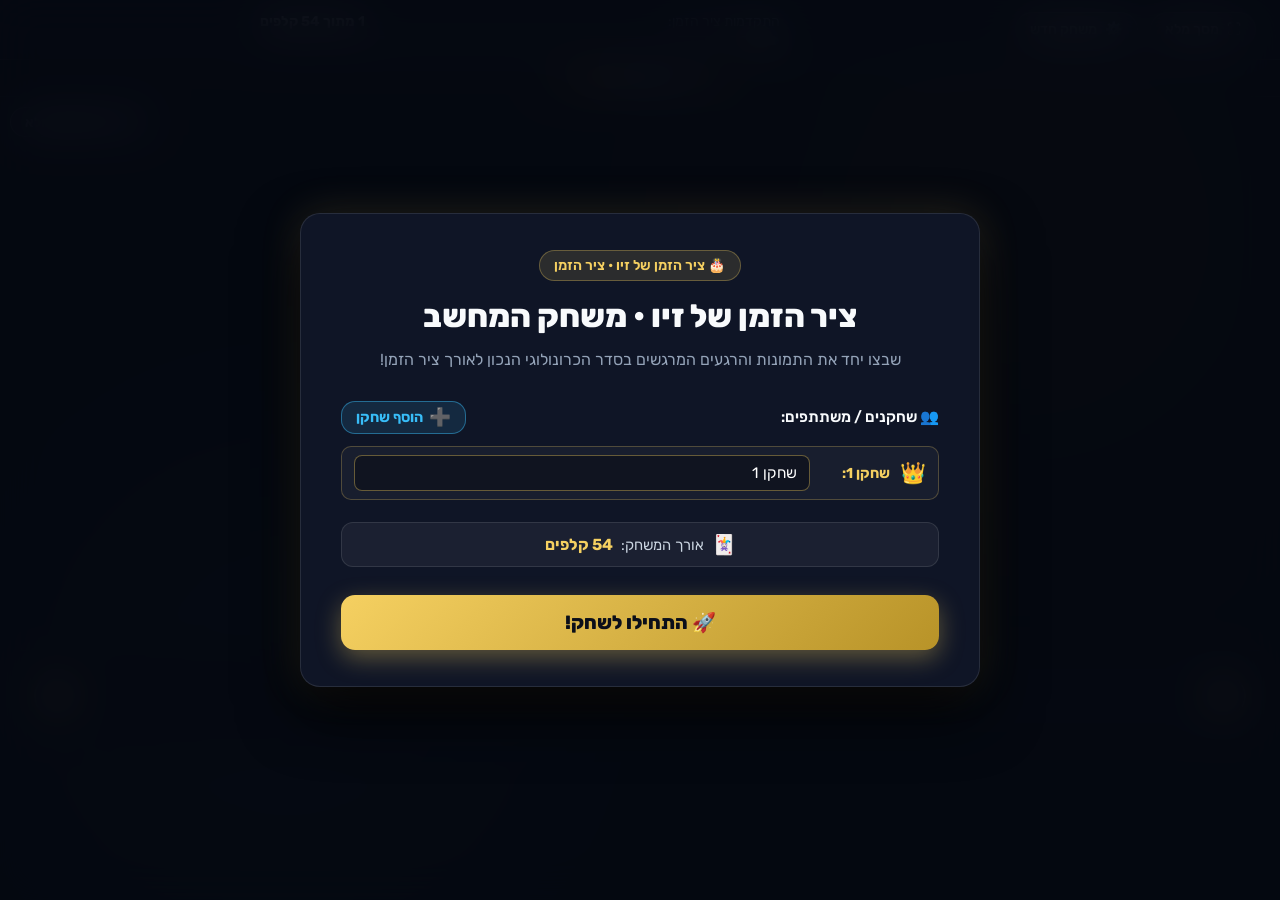
<file: game.html>
<!DOCTYPE html>
<html lang="he" dir="rtl">

<head>
  <meta name="robots" content="noindex, nofollow, noarchive, nosnippet">
  <meta name="googlebot" content="noindex, nofollow, noarchive, nosnippet">

  <meta charset="UTF-8">
  <meta name="viewport" content="width=device-width, initial-scale=1.0">
  <meta name="description" content="משחק מחשב למסך הגדול • ציר הזמן של הזיכרונות">
  <title>משחק ציר הזמן • חפיסת זיכרונות</title>

  <link rel="preconnect" href="https://fonts.googleapis.com">
  <link rel="preconnect" href="https://fonts.gstatic.com" crossorigin>
  <link
    href="https://fonts.googleapis.com/css2?family=Outfit:wght@400;500;600;700;800&family=Playfair+Display:ital,wght@0,600;0,700;1,600&family=Rubik:wght@400;500;600;700;800&display=swap"
    rel="stylesheet">

  <link rel="stylesheet" href="game.css?v=20261123">
</head>

<body>
  <!-- Ambient Lighting Effects -->
  <div class="ambient-glow glow-parents" aria-hidden="true"></div>
  <div class="ambient-glow glow-kids" aria-hidden="true"></div>

  <!-- Hidden Audio Player -->
  <audio id="gameAudio" preload="auto"></audio>

  <!-- Main Game Container -->
  <div class="game-app" id="gameApp">

    <!-- Top Bar: Scores & Goal Progress -->
    <header class="game-header" id="gameHeader">
      <div class="header-left">
        <button type="button" class="nav-btn" id="fullScreenToggleBtn" onclick="window.toggleFullScreen()" title="מסך מלא">
          <span id="fullScreenIcon">⛶</span>
          <span id="fullScreenLabel">מסך מלא</span>
        </button>
        <button type="button" class="nav-btn" id="restartGameBtn"
          onclick="if (window.stopAudio) window.stopAudio(); document.getElementById('setupModal').classList.remove('hidden')" title="הגדרות ומשחק חדש">
          <span>⚙️</span>
          <span>משחק חדש</span>
        </button>
      </div>

      <!-- Center: Goal Progress Bar -->
      <div class="header-center">
        <div class="progress-header">
          <span>התקדמות ציר הזמן:</span>
          <strong><span id="progressCount">1</span> מתוך <span id="targetDisplay">15</span> קלפים</strong>
        </div>
        <div class="progress-track" aria-label="Game Progress">
          <div class="progress-fill" id="progressBar" style="width: 5%;"></div>
        </div>
      </div>

      <!-- Right: Generic Dynamic Players Scoreboard (1 to 4 Players) -->
      <div class="header-right">
        <div class="team-scoreboard" id="playersScoreboard"
          style="display:flex; gap:10px; flex-wrap:wrap; align-items:center;">
          <!-- Dynamically populated via JS -->
        </div>
      </div>
    </header>

    <!-- Turn Banner -->
    <div class="turn-banner" id="turnBanner">
      <span class="turn-sparkle">✨</span>
      <span class="turn-text" id="turnText">תור שחקן 1 👑</span>
      <span class="turn-sparkle">✨</span>
    </div>

    <!-- Main Game Workspace: Cinema Stage + Interactive Timeline -->
    <main class="game-stage" id="gameStage">

      <!-- Mystery Cinema Stage (Card Reveal & Player) -->
      <section class="cinema-section" aria-label="Cinema Stage">
        <div class="cinema-frame" id="cinemaFrame">

          <!-- Active Mystery Card (Vinyl / Video / Photo) -->
          <div class="stage-card-wrapper" id="stageCardWrapper">
            <div class="stage-card-item" id="stageCardItem" title="לחצו להגדלה על כל המסך" onclick="window.toggleMediaModalFullscreen()">
              <!-- Covered Card or Revealed Media -->
            </div>
            <!-- Cinema Overlay Fullscreen Trigger -->
            <button type="button" class="media-fullscreen-btn" id="mediaFullscreenBtn" title="הצג מדיה על כל המסך (קולנוע)" onclick="window.toggleMediaModalFullscreen()">
              <span>🔍</span>
              <span>הגדל למסך מלא</span>
            </button>
          </div>

          <!-- Game Action & Verdict Area (Cleanly hidden - draw button is now integrated inside the deck) -->
          <div class="stage-action-area" id="stageActionArea" style="display:none;">
            <div class="stage-verdict" id="stageVerdict" style="display:none;">
              <span class="verdict-icon" id="verdictIcon">✨</span>
              <span class="verdict-text" id="verdictText"></span>
            </div>
            <button type="button" class="action-btn btn-next-card" id="nextCardBtn" style="display:none;">
              <span>התחילו לשחק</span>
              <span>🚀</span>
            </button>
          </div>

        </div>
      </section>

      <!-- Interactive Timeline Rail -->
      <section class="timeline-section" aria-label="Interactive Timeline">
        <button type="button" class="timeline-scroll-btn btn-scroll-right" id="timelineScrollRightBtn" title="גלול ימינה (אירועים מוקדמים יותר)" onclick="window.scrollTimelineRight()">
          <span>▶</span>
        </button>

        <!-- Scrolling Timeline Track -->
        <div class="timeline-viewport" id="timelineViewport">
          <div class="timeline-track" id="timelineTrack">
            <!-- Dynamically populated slots and placed cards -->
          </div>
        </div>

        <button type="button" class="timeline-scroll-btn btn-scroll-left" id="timelineScrollLeftBtn" title="גלול שמאלה (אירועים מאוחרים יותר)" onclick="window.scrollTimelineLeft()">
          <span>◀</span>
        </button>
      </section>

    </main>

  </div>

  <!-- Toast Notification Feedback -->
  <div class="toast-verdict" id="toastVerdict">
    <span id="toastMessage">כל הכבוד!</span>
  </div>

  <!-- Card Detail Modal (Click placed card on timeline - Huge Theater View) -->
  <div class="modal-overlay hidden" id="cardDetailModal" onclick="closeCardDetailModal()">
    <div class="modal-dialog card-detail-dialog" onclick="event.stopPropagation()">
      <div class="card-detail-header">
        <div class="modal-badge" id="cardDetailYear" style="font-size:1.3rem; font-weight:800; color:#f5d061; padding:4px 18px;">1995</div>
        <h2 class="modal-title" id="cardDetailTitle" style="font-size:1.6rem; margin-top:8px;">כותרת הזיכרון</h2>
      </div>
      <div id="cardDetailMedia" class="card-detail-media-container"></div>
      <p class="modal-desc" id="cardDetailDescription" style="font-size:1.05rem; line-height:1.6; color:#e0e6ed; margin:4px 0 14px; text-align:center;"></p>
      <button type="button" class="start-btn" id="cardDetailCloseBtn" onclick="closeCardDetailModal()" style="max-width:240px; margin-top:8px;">סגור ✖</button>
    </div>
  </div>

  <!-- Media Cinema Fullscreen Modal (Zero cropping, natural aspect ratio, full controls) -->
  <div class="media-cinema-modal" id="mediaCinemaModal" onclick="window.closeMediaModal(event)">
    <button type="button" class="cinema-close-btn" onclick="window.closeMediaModal(event)" title="סגור וחזור לשיבוץ בציר (Esc)">
      ✕ סגור וחזור לשיבוץ בציר
    </button>
    <div class="media-cinema-content" id="mediaCinemaContent" onclick="event.stopPropagation()">
      <!-- Populated via JS -->
    </div>
    <button type="button" class="cinema-place-btn" onclick="window.closeMediaModal(event)">
      🎯 מוכנים? לחצו לשיבוץ בציר הזמן!
    </button>
  </div>

  <!-- Setup Modal (Configure Players & Start Game) -->
  <div class="modal-overlay" id="setupModal">
    <div class="modal-dialog">
      <div class="modal-badge" id="modalBadge">✨ משחק הזיכרונות האישי • ציר הזמן</div>
      <h2 class="modal-title" id="gameTitleHeader">הקרב על ציר הזמן</h2>
      <p class="modal-desc" id="gameDescHeader">
        שבצו יחד את התמונות והרגעים המרגשים בסדר הכרונולוגי הנכון לאורך ציר הזמן!
      </p>

      <!-- Players Setup -->
      <div class="setup-group" style="margin-bottom: 22px;">
        <div style="display:flex; justify-content:space-between; align-items:center; margin-bottom: 12px;">
          <label class="setup-label" style="margin-bottom: 0;">👥 שחקנים / משתתפים:</label>
          <button type="button" id="addPlayerBtn" class="btn-add-player" onclick="window.addPlayer()">
            <span style="font-size:1.1rem; line-height:1;">➕</span> הוסף שחקן
          </button>
        </div>

        <div id="playerInputsList" style="display:flex; flex-direction:column; gap:8px;">
          <!-- Dynamically populated via JS -->
        </div>
      </div>

      <!-- Deck Info -->
      <div id="deckInfoBar" style="display:flex; align-items:center; justify-content:center; background:rgba(255,255,255,0.05); border:1px solid rgba(255,255,255,0.1); border-radius:12px; padding:10px 16px; margin-bottom:18px;">
        <div style="display:flex; align-items:center; gap:8px;">
          <span style="font-size:1.2rem;">🃏</span>
          <span style="font-size:0.92rem; color:#cbd5e1;">אורך המשחק:</span>
          <strong id="deckCardsCountText" style="color:#f5d061; font-size:1rem;">טוען קלפים...</strong>
        </div>
      </div>

      <button type="button" class="start-btn" id="startBtn">🚀 התחילו לשחק!</button>
    </div>
  </div>

  <!-- Victory Modal -->
  <div class="modal-overlay hidden" id="victoryModal">
    <div class="modal-dialog">
      <div class="modal-badge">🎉 סיום המשחק החגיגי!</div>
      <h2 class="modal-title" id="victoryTitle">כל הכבוד! 🏆</h2>
      <p class="modal-desc" id="victorySubtitle">ציר הזמן הושלם בהצלחה מדהימה!</p>

      <div id="victoryLeaderboard"
        style="display:flex; flex-direction:column; gap:10px; max-width:440px; margin:20px auto; width:100%;">
        <!-- Populated via JS -->
      </div>

      <div style="display: flex; justify-content: center; margin-top:24px;">
        <button type="button" class="start-btn" id="playAgainBtn" style="min-width: 240px;">
          🔄 שחקו שוב
        </button>
      </div>
    </div>
  </div>

  <script src="assets/deck_data.js"></script>
  <script src="assets/game_catalog.js"></script>
  <script src="game.js?v=20261123"></script>
</body>

</html>
</file>
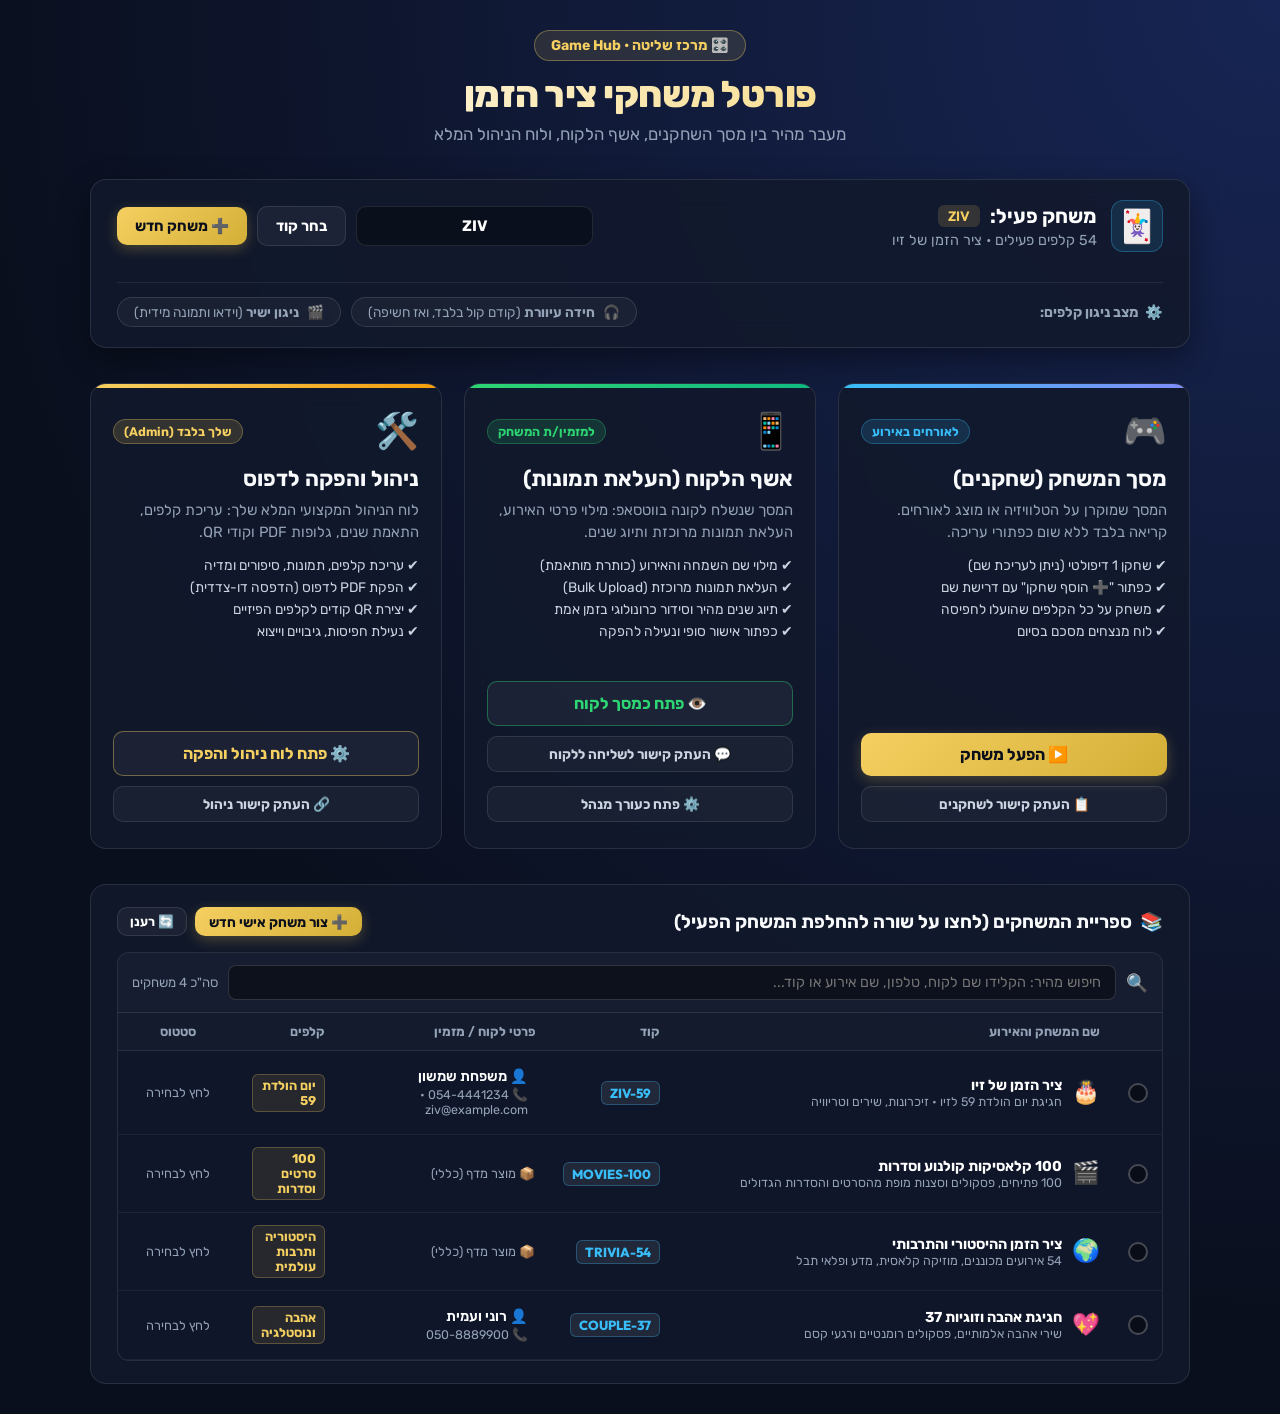
<file: hub.html>
<!DOCTYPE html>
<html lang="he" dir="rtl">

<head>
  <meta name="robots" content="noindex, nofollow, noarchive, nosnippet">
  <meta name="googlebot" content="noindex, nofollow, noarchive, nosnippet">

  <meta charset="UTF-8">
  <meta name="viewport" content="width=device-width, initial-scale=1.0">
  <title>מרכז השליטה והמעבר • Game Hub</title>

  <link rel="preconnect" href="https://fonts.googleapis.com">
  <link rel="preconnect" href="https://fonts.gstatic.com" crossorigin>
  <link
    href="https://fonts.googleapis.com/css2?family=Outfit:wght@400;600;700;800&family=Rubik:wght@400;500;600;700;800&display=swap"
    rel="stylesheet">
  <script src="assets/game_catalog.js"></script>

  <style>
    :root {
      --bg-dark: #0a0f1d;
      --bg-card: rgba(18, 25, 44, 0.85);
      --border-card: rgba(255, 255, 255, 0.1);
      --gold: #f5d061;
      --gold-glow: rgba(245, 208, 97, 0.25);
      --blue: #38bdf8;
      --green: #2ed573;
      --purple: #c084fc;
      --text-main: #f8fafc;
      --text-muted: #94a3b8;
      --radius: 16px;
    }

    * {
      box-sizing: border-box;
      margin: 0;
      padding: 0;
    }

    body {
      background: radial-gradient(circle at top right, #172554, #0a0f1d 70%);
      color: var(--text-main);
      font-family: 'Rubik', sans-serif;
      min-height: 100vh;
      padding: 30px 20px;
      display: flex;
      flex-direction: column;
      align-items: center;
    }

    .container {
      width: 100%;
      max-width: 1100px;
    }

    /* Header */
    .header {
      text-align: center;
      margin-bottom: 35px;
    }

    .badge {
      display: inline-block;
      background: rgba(245, 208, 97, 0.12);
      border: 1px solid rgba(245, 208, 97, 0.35);
      color: var(--gold);
      padding: 6px 16px;
      border-radius: 999px;
      font-size: 0.88rem;
      font-weight: 700;
      margin-bottom: 12px;
    }

    .title {
      font-size: 2.3rem;
      font-weight: 800;
      letter-spacing: -0.5px;
      background: linear-gradient(135deg, #fff, var(--gold));
      -webkit-background-clip: text;
      -webkit-text-fill-color: transparent;
      margin-bottom: 8px;
    }

    .subtitle {
      color: var(--text-muted);
      font-size: 1.05rem;
    }

    /* Active Deck Control Bar */
    .deck-bar {
      background: var(--bg-card);
      border: 1px solid var(--border-card);
      border-radius: var(--radius);
      padding: 20px 26px;
      backdrop-filter: blur(14px);
      box-shadow: 0 10px 30px rgba(0, 0, 0, 0.4);
      margin-bottom: 35px;
      display: flex;
      align-items: center;
      justify-content: space-between;
      flex-wrap: wrap;
      gap: 16px;
    }

    .deck-info {
      display: flex;
      align-items: center;
      gap: 14px;
    }

    .deck-icon {
      font-size: 2rem;
      background: rgba(56, 189, 248, 0.12);
      width: 52px;
      height: 52px;
      display: flex;
      align-items: center;
      justify-content: center;
      border-radius: 12px;
      border: 1px solid rgba(56, 189, 248, 0.3);
    }

    .deck-meta h3 {
      font-size: 1.25rem;
      font-weight: 700;
      color: #fff;
      display: flex;
      align-items: center;
      gap: 10px;
    }

    .deck-badge {
      background: rgba(245, 208, 97, 0.15);
      color: var(--gold);
      padding: 2px 10px;
      border-radius: 6px;
      font-size: 0.85rem;
      font-family: 'Outfit', sans-serif;
      font-weight: 700;
    }

    .deck-meta p {
      font-size: 0.9rem;
      color: var(--text-muted);
      margin-top: 4px;
    }

    .deck-actions {
      display: flex;
      align-items: center;
      gap: 10px;
      flex-wrap: wrap;
    }

    .input-code {
      background: rgba(0, 0, 0, 0.35);
      border: 1px solid var(--border-card);
      color: #fff;
      padding: 10px 14px;
      border-radius: 10px;
      font-size: 0.95rem;
      font-family: inherit;
      min-width: 130px;
      text-transform: uppercase;
      font-weight: 700;
      text-align: center;
    }

    .btn {
      display: inline-flex;
      align-items: center;
      gap: 8px;
      padding: 10px 18px;
      border-radius: 10px;
      font-family: inherit;
      font-size: 0.92rem;
      font-weight: 700;
      cursor: pointer;
      text-decoration: none;
      transition: all 0.2s ease;
      border: none;
    }

    .btn-gold {
      background: linear-gradient(135deg, var(--gold), #d4af37);
      color: #0b0f1a;
      box-shadow: 0 4px 14px var(--gold-glow);
    }

    .btn-gold:hover {
      transform: translateY(-2px);
      box-shadow: 0 6px 20px rgba(245, 208, 97, 0.4);
    }

    .btn-outline {
      background: rgba(255, 255, 255, 0.05);
      border: 1px solid var(--border-card);
      color: #fff;
    }

    .btn-outline:hover {
      background: rgba(255, 255, 255, 0.1);
      border-color: rgba(255, 255, 255, 0.3);
    }

    /* 3 Portal Cards Grid */
    .portal-grid {
      display: grid;
      grid-template-columns: repeat(3, 1fr);
      gap: 22px;
      margin-bottom: 35px;
    }

    @media (max-width: 900px) {
      .portal-grid {
        grid-template-columns: 1fr;
      }
    }

    .portal-card {
      background: var(--bg-card);
      border: 1px solid var(--border-card);
      border-radius: var(--radius);
      padding: 26px 22px;
      display: flex;
      flex-direction: column;
      justify-content: space-between;
      backdrop-filter: blur(12px);
      position: relative;
      overflow: hidden;
      transition: all 0.25s ease;
    }

    .portal-card::before {
      content: '';
      position: absolute;
      top: 0;
      right: 0;
      left: 0;
      height: 4px;
    }

    .portal-card.card-player::before {
      background: linear-gradient(90deg, #38bdf8, #818cf8);
    }

    .portal-card.card-client::before {
      background: linear-gradient(90deg, #2ed573, #10b981);
    }

    .portal-card.card-admin::before {
      background: linear-gradient(90deg, #f5d061, #f59e0b);
    }

    .portal-card:hover {
      transform: translateY(-4px);
      border-color: rgba(255, 255, 255, 0.25);
      box-shadow: 0 12px 30px rgba(0, 0, 0, 0.35);
    }

    .card-top {
      margin-bottom: 22px;
    }

    .card-badge-row {
      display: flex;
      justify-content: space-between;
      align-items: center;
      margin-bottom: 14px;
    }

    .card-icon {
      font-size: 2.2rem;
    }

    .role-pill {
      font-size: 0.78rem;
      font-weight: 700;
      padding: 4px 10px;
      border-radius: 999px;
    }

    .pill-player {
      background: rgba(56, 189, 248, 0.15);
      color: var(--blue);
      border: 1px solid rgba(56, 189, 248, 0.3);
    }

    .pill-client {
      background: rgba(46, 213, 115, 0.15);
      color: var(--green);
      border: 1px solid rgba(46, 213, 115, 0.3);
    }

    .pill-admin {
      background: rgba(245, 208, 97, 0.15);
      color: var(--gold);
      border: 1px solid rgba(245, 208, 97, 0.3);
    }

    .card-title {
      font-size: 1.35rem;
      font-weight: 700;
      margin-bottom: 8px;
    }

    .card-desc {
      font-size: 0.92rem;
      color: var(--text-muted);
      line-height: 1.5;
    }

    .card-features {
      list-style: none;
      margin-top: 14px;
      display: flex;
      flex-direction: column;
      gap: 6px;
    }

    .card-features li {
      font-size: 0.86rem;
      color: #cbd5e1;
      display: flex;
      align-items: center;
      gap: 7px;
    }

    .card-actions {
      display: flex;
      flex-direction: column;
      gap: 10px;
      margin-top: 20px;
    }

    .btn-launch {
      width: 100%;
      justify-content: center;
      padding: 12px;
      font-size: 1rem;
    }

    .btn-copy {
      width: 100%;
      justify-content: center;
      padding: 9px;
      font-size: 0.85rem;
      background: rgba(255, 255, 255, 0.04);
      border: 1px solid rgba(255, 255, 255, 0.1);
      color: #cbd5e1;
    }

    .btn-copy:hover {
      background: rgba(255, 255, 255, 0.08);
      color: #fff;
    }

    /* Saved Decks Shelf */
    .shelf-box {
      background: var(--bg-card);
      border: 1px solid var(--border-card);
      border-radius: var(--radius);
      padding: 22px 26px;
    }

    .shelf-header {
      display: flex;
      justify-content: space-between;
      align-items: center;
      margin-bottom: 16px;
    }

    .shelf-title {
      font-size: 1.15rem;
      font-weight: 700;
      display: flex;
      align-items: center;
      gap: 8px;
    }

    .decks-list {
      display: flex;
      flex-wrap: wrap;
      gap: 10px;
    }

    .deck-chip {
      background: rgba(255, 255, 255, 0.05);
      border: 1px solid var(--border-card);
      padding: 8px 14px;
      border-radius: 10px;
      cursor: pointer;
      display: flex;
      align-items: center;
      gap: 8px;
      transition: all 0.2s;
    }

    .deck-chip:hover {
      background: rgba(255, 255, 255, 0.1);
      border-color: rgba(255, 255, 255, 0.3);
    }

    .deck-chip.active {
      background: rgba(56, 189, 248, 0.15);
      border-color: var(--blue);
      color: #fff;
    }

    /* Scalable Compact Games Table */
    .games-table-container {
      margin-top: 14px;
      border: 1px solid var(--border-card);
      border-radius: 12px;
      overflow: hidden;
      background: rgba(15, 23, 42, 0.6);
    }

    .games-search-bar {
      display: flex;
      gap: 10px;
      padding: 12px 14px;
      background: rgba(255, 255, 255, 0.03);
      border-bottom: 1px solid var(--border-card);
      align-items: center;
    }

    .games-search-input {
      flex: 1;
      background: rgba(0, 0, 0, 0.4);
      border: 1px solid rgba(255, 255, 255, 0.15);
      border-radius: 8px;
      padding: 8px 14px;
      color: #fff;
      font-size: 0.9rem;
      font-family: inherit;
      outline: none;
      transition: all 0.2s;
    }

    .games-search-input:focus {
      border-color: var(--gold);
      box-shadow: 0 0 12px rgba(245, 208, 97, 0.2);
    }

    .games-table-scroll {
      max-height: 380px;
      overflow-y: auto;
    }

    .games-table {
      width: 100%;
      border-collapse: collapse;
      text-align: right;
    }

    .games-table th {
      padding: 11px 14px;
      font-size: 0.8rem;
      font-weight: 700;
      color: var(--text-muted);
      border-bottom: 1px solid var(--border-card);
      background: rgba(255, 255, 255, 0.02);
      position: sticky;
      top: 0;
      z-index: 2;
    }

    .game-row {
      cursor: pointer;
      transition: all 0.15s ease;
      border-bottom: 1px solid rgba(255, 255, 255, 0.05);
    }

    .game-row:hover {
      background: rgba(255, 255, 255, 0.06);
    }

    .game-row.active-row {
      background: rgba(245, 208, 97, 0.1);
    }

    .game-row td {
      padding: 12px 14px;
      font-size: 0.9rem;
      vertical-align: middle;
    }

    .row-radio {
      width: 32px;
      text-align: center;
      font-size: 1.1rem;
    }

    .game-title-cell {
      display: flex;
      align-items: center;
      gap: 10px;
    }

    .game-icon-small {
      font-size: 1.4rem;
      line-height: 1;
    }

    .game-name-text {
      font-weight: 700;
      color: #fff;
    }

    .game-sub-text {
      font-size: 0.78rem;
      color: var(--text-muted);
    }

    .badge-code {
      font-family: 'Outfit', sans-serif;
      font-weight: 800;
      font-size: 0.82rem;
      padding: 3px 8px;
      border-radius: 6px;
      background: rgba(255, 255, 255, 0.08);
      color: var(--blue);
      border: 1px solid rgba(56, 189, 248, 0.3);
      display: inline-block;
    }

    .badge-cards-count {
      font-size: 0.8rem;
      font-weight: 700;
      color: var(--gold);
      background: rgba(245, 208, 97, 0.1);
      border: 1px solid rgba(245, 208, 97, 0.25);
      padding: 3px 8px;
      border-radius: 6px;
      display: inline-block;
    }

    .status-active-pill {
      display: inline-flex;
      align-items: center;
      gap: 5px;
      font-size: 0.8rem;
      font-weight: 800;
      color: #2ed573;
    }

        .cust-name {
      font-weight: 600;
      color: #fff;
      font-size: 0.88rem;
      display: flex;
      align-items: center;
      gap: 5px;
    }

    .cust-contact {
      font-size: 0.78rem;
      color: var(--text-muted);
      margin-top: 2px;
    }

    .customer-empty-pill {
      font-size: 0.78rem;
      color: var(--blue);
      background: rgba(56, 189, 248, 0.08);
      border: 1px dashed rgba(56, 189, 248, 0.35);
      padding: 4px 10px;
      border-radius: 6px;
      cursor: pointer;
      display: inline-block;
      transition: all 0.2s;
    }

    .customer-empty-pill:hover {
      background: rgba(56, 189, 248, 0.2);
      border-color: var(--blue);
      color: #fff;
    }

    .customer-info-box {
      cursor: pointer;
      padding: 4px 6px;
      border-radius: 6px;
      transition: background 0.2s;
      border: 1px solid transparent;
    }

    .customer-info-box:hover {
      background: rgba(255, 255, 255, 0.06);
      border-color: rgba(255, 255, 255, 0.15);
    }

    /* Playback Mode Config Bar */
    .playback-config-bar {
      width: 100%;
      margin-top: 14px;
      padding-top: 14px;
      border-top: 1px solid rgba(255, 255, 255, 0.08);
      display: flex;
      align-items: center;
      justify-content: space-between;
      flex-wrap: wrap;
      gap: 12px;
    }

    .config-label {
      font-size: 0.88rem;
      font-weight: 700;
      color: var(--text-muted);
      display: flex;
      align-items: center;
      gap: 6px;
    }

    .playback-pills {
      display: flex;
      gap: 10px;
      flex-wrap: wrap;
    }

    .playback-pill {
      background: rgba(255, 255, 255, 0.04);
      border: 1px solid rgba(255, 255, 255, 0.12);
      border-radius: 999px;
      padding: 6px 16px;
      font-size: 0.85rem;
      color: var(--text-muted);
      cursor: pointer;
      display: flex;
      align-items: center;
      gap: 8px;
      transition: all 0.2s ease;
      user-select: none;
    }

    .playback-pill input {
      display: none;
    }

    .playback-pill:hover {
      background: rgba(255, 255, 255, 0.08);
      border-color: rgba(255, 255, 255, 0.25);
    }

    .playback-pill.active {
      background: rgba(245, 208, 97, 0.15);
      border-color: var(--gold);
      color: #fff;
    }

    .playback-pill.active strong {
      color: var(--gold);
    }

    /* Custom Vector Table Radio Indicator */
    .custom-radio-dot {
      width: 20px;
      height: 20px;
      border-radius: 50%;
      border: 2px solid rgba(255, 255, 255, 0.25);
      display: flex;
      align-items: center;
      justify-content: center;
      margin: 0 auto;
      transition: all 0.2s ease;
      background: rgba(0, 0, 0, 0.4);
    }

    .custom-radio-dot.checked {
      border-color: var(--gold);
      background: rgba(245, 208, 97, 0.15);
      box-shadow: 0 0 10px rgba(245, 208, 97, 0.5);
    }

    .custom-radio-dot .radio-core {
      width: 10px;
      height: 10px;
      border-radius: 50%;
      background: transparent;
      transition: all 0.2s ease;
    }

    .custom-radio-dot.checked .radio-core {
      background: var(--gold);
      box-shadow: 0 0 6px var(--gold);
    }

/* Toast Notification */
    .toast {
      position: fixed;
      bottom: 24px;
      left: 50%;
      transform: translateX(-50%) translateY(50px);
      background: #0f172a;
      border: 1px solid var(--gold);
      color: #fff;
      padding: 12px 24px;
      border-radius: 999px;
      font-weight: 700;
      font-size: 0.95rem;
      box-shadow: 0 10px 25px rgba(0, 0, 0, 0.5);
      opacity: 0;
      pointer-events: none;
      transition: all 0.3s cubic-bezier(0.4, 0, 0.2, 1);
      z-index: 1000;
      display: flex;
      align-items: center;
      gap: 8px;
    }

    .toast.show {
      transform: translateX(-50%) translateY(0);
      opacity: 1;
    }
  </style>
</head>

<body>
  <div class="container">

    <!-- Header -->
    <header class="header">
      <div class="badge">🎛️ מרכז שליטה • Game Hub</div>
      <h1 class="title">פורטל משחקי ציר הזמן</h1>
      <p class="subtitle">מעבר מהיר בין מסך השחקנים, אשף הלקוח, ולוח הניהול המלא</p>
    </header>

    <!-- Active Deck Control Bar -->
    <section class="deck-bar">
      <div style="display:flex; justify-content:space-between; align-items:center; flex-wrap:wrap; gap:16px; width:100%;">
        <div class="deck-info">
          <div class="deck-icon">🃏</div>
          <div class="deck-meta">
            <h3>
              משחק פעיל: <span id="activeDeckCodeDisplay" class="deck-badge">ZIV-59</span>
            </h3>
            <p id="activeDeckDetails">טוען פרטי חפיסה...</p>
          </div>
        </div>

        <div class="deck-actions">
          <input type="text" id="customCodeInput" class="input-code" placeholder="הקלד קוד...">
          <button type="button" class="btn btn-outline" onclick="selectDeckFromInput()">בחר קוד</button>
          <button type="button" class="btn btn-gold" onclick="createNewDeckPrompt()">➕ משחק חדש</button>
        </div>
      </div>

      <!-- Playback Mode Config for Active Deck -->
      <div class="playback-config-bar">
        <span class="config-label">
          <span>⚙️</span>
          <span>מצב ניגון קלפים:</span>
        </span>

        <div class="playback-pills">
          <label class="playback-pill" id="pillMysteryAudio">
            <input type="radio" name="playbackMode" value="mystery_audio" onchange="window.setDeckPlaybackMode(this.value)">
            <span class="pill-icon">🎧</span>
            <span><strong>חידה עיוורת</strong> (קודם קול בלבד, ואז חשיפה)</span>
          </label>
          <label class="playback-pill" id="pillDirectVideo">
            <input type="radio" name="playbackMode" value="direct_video" onchange="window.setDeckPlaybackMode(this.value)">
            <span class="pill-icon">🎬</span>
            <span><strong>ניגון ישיר</strong> (וידאו ותמונה מידית)</span>
          </label>
        </div>
      </div>
    </section>

    <!-- 3 Portals -->
    <main class="portal-grid">

      <!-- 1. Player Screen -->
      <div class="portal-card card-player">
        <div class="card-top">
          <div class="card-badge-row">
            <div class="card-icon">🎮</div>
            <span class="role-pill pill-player">לאורחים באירוע</span>
          </div>
          <h2 class="card-title">מסך המשחק (שחקנים)</h2>
          <p class="card-desc">
            המסך שמוקרן על הטלוויזיה או מוצג לאורחים. קריאה בלבד ללא שום כפתורי עריכה.
          </p>
          <ul class="card-features">
            <li>✔ שחקן 1 דיפולטי (ניתן לעריכת שם)</li>
            <li>✔ כפתור "➕ הוסף שחקן" עם דרישת שם</li>
            <li>✔ משחק על כל הקלפים שהועלו לחפיסה</li>
            <li>✔ לוח מנצחים מסכם בסיום</li>
          </ul>
        </div>
        <div class="card-actions">
          <a id="btnLaunchPlayer" href="play.html" target="_blank" class="btn btn-gold btn-launch">
            ▶️ הפעל משחק
          </a>
          <button type="button" class="btn btn-copy" onclick="copyPlayerLink()">
            📋 העתק קישור לשחקנים
          </button>
        </div>
      </div>

      <!-- 2. Customer Wizard -->
      <div class="portal-card card-client">
        <div class="card-top">
          <div class="card-badge-row">
            <div class="card-icon">📱</div>
            <span class="role-pill pill-client">למזמין/ת המשחק</span>
          </div>
          <h2 class="card-title">אשף הלקוח (העלאת תמונות)</h2>
          <p class="card-desc">
            המסך שנשלח לקונה בווטסאפ: מילוי פרטי האירוע, העלאת תמונות מרוכזת ותיוג שנים.
          </p>
          <ul class="card-features">
            <li>✔ מילוי שם השמחה והאירוע (כותרת מותאמת)</li>
            <li>✔ העלאת תמונות מרוכזת (Bulk Upload)</li>
            <li>✔ תיוג שנים מהיר וסידור כרונולוגי בזמן אמת</li>
            <li>✔ כפתור אישור סופי ונעילה להפקה</li>
          </ul>
        </div>
        <div class="card-actions">
          <a id="btnLaunchClient" href="builder.html?mode=client" target="_blank" class="btn btn-outline btn-launch"
            style="border-color:rgba(46,213,115,0.4); color:#2ed573;">
            👁️ פתח כמסך לקוח
          </a>
          <button type="button" class="btn btn-copy" onclick="copyClientLink()">
            💬 העתק קישור לשליחה ללקוח
          </button>
          <a id="btnLaunchAdminBuilder" href="builder.html" target="_blank" class="btn btn-copy" style="color:#cbd5e1; margin-top:4px;" title="פתיחת העורך כמנהלת עם כל כלי השליטה">
            ⚙️ פתח כעורך מנהל
          </a>
        </div>
      </div>

      <!-- 3. Admin & Production -->
      <div class="portal-card card-admin">
        <div class="card-top">
          <div class="card-badge-row">
            <div class="card-icon">🛠️</div>
            <span class="role-pill pill-admin">שלך בלבד (Admin)</span>
          </div>
          <h2 class="card-title">ניהול והפקה לדפוס</h2>
          <p class="card-desc">
            לוח הניהול המקצועי המלא שלך: עריכת קלפים, התאמת שנים, גלופות PDF וקודי QR.
          </p>
          <ul class="card-features">
            <li>✔ עריכת קלפים, תמונות, סיפורים ומדיה</li>
            <li>✔ הפקת PDF לדפוס (הדפסה דו-צדדית)</li>
            <li>✔ יצירת QR קודים לקלפים הפיזיים</li>
            <li>✔ נעילת חפיסות, גיבויים וייצוא</li>
          </ul>
        </div>
        <div class="card-actions">
          <a id="btnLaunchAdmin" href="dashboard.html" target="_blank" class="btn btn-outline btn-launch"
            style="border-color:rgba(245,208,97,0.4); color:#f5d061;">
            ⚙️ פתח לוח ניהול והפקה
          </a>
          <button type="button" class="btn btn-copy" onclick="copyAdminLink()">
            🔗 העתק קישור ניהול
          </button>
        </div>
      </div>

    </main>

            <!-- Saved Decks Shelf -->
    <section class="shelf-box">
      <div class="shelf-header">
        <div class="shelf-title">
          <span>📚</span> ספריית המשחקים (לחצו על שורה להחלפת המשחק הפעיל)
        </div>
        <div style="display:flex; gap:8px;">
          <button type="button" class="btn btn-gold" style="font-size:0.85rem; padding:6px 14px;"
            onclick="createNewDeckPrompt()">
            ➕ צור משחק אישי חדש
          </button>
          <button type="button" class="btn btn-outline" style="font-size:0.8rem; padding:6px 12px;"
            onclick="refreshDecksShelf()">
            🔄 רענן
          </button>
        </div>
      </div>

      <div class="games-table-container">
        <div class="games-search-bar">
          <span style="font-size:1.1rem;">🔍</span>
          <input type="text" id="gamesSearchInput" class="games-search-input"
            placeholder="חיפוש מהיר: הקלידו שם לקוח, טלפון, שם אירוע או קוד..." oninput="window.filterGamesTable(this.value)">
          <span id="gamesCountBadge" style="font-size:0.82rem; color:var(--text-muted); white-space:nowrap;"></span>
        </div>

        <div class="games-table-scroll">
          <table class="games-table">
            <thead>
              <tr>
                <th style="width:40px; text-align:center;"></th>
                <th>שם המשחק והאירוע</th>
                <th style="width:125px;">קוד</th>
                <th style="width:210px;">פרטי לקוח / מזמין</th>
                <th style="width:100px;">קלפים</th>
                <th style="width:120px; text-align:center;">סטטוס</th>
              </tr>
            </thead>
            <tbody id="savedDecksList">
              <!-- Rendered via JS -->
            </tbody>
          </table>
        </div>
      </div>
    </section>

  </div>

  <!-- Toast Notification -->
  <div id="toast" class="toast">
    <span>✅</span> <span id="toastMsg">הקישור הועתק בהצלחה!</span>
  </div>

  <script>
    (function () {
      'use strict';

      let currentCode = 'ZIV-59';

      function initHub() {
        const urlParams = new URLSearchParams(window.location.search);
        currentCode = (urlParams.get('game') || urlParams.get('deck') || localStorage.getItem('ACTIVE_DECK_CODE') || 'ZIV-59').toUpperCase().trim();
        updateActiveDeckUI();
        refreshDecksShelf();
      }

            function getDeckPlaybackMode(code) {
        if (!code) return 'direct_video';
        const saved = localStorage.getItem('DECK_PLAYBACK_MODE_' + code);
        if (saved) return saved;
        if (code.includes('MOVIES') || code.includes('TRIVIA') || code === 'A' || code === 'B') {
          return 'mystery_audio';
        }
        return 'direct_video';
      }

      window.setDeckPlaybackMode = function (mode) {
        localStorage.setItem('DECK_PLAYBACK_MODE_' + currentCode, mode);
        updatePlaybackConfigUI();
        const modeLabel = mode === 'mystery_audio' ? 'חידה עיוורת (קול בלבד)' : 'ניגון ישיר (וידאו מידי)';
        showToast(`⚙️ הגדרת הניגון לחפיסה ${currentCode} עודכנה: ${modeLabel}`);
      };

      function updatePlaybackConfigUI() {
        const mode = getDeckPlaybackMode(currentCode);
        const pillAudio = document.getElementById('pillMysteryAudio');
        const pillVideo = document.getElementById('pillDirectVideo');
        if (pillAudio) {
          pillAudio.classList.toggle('active', mode === 'mystery_audio');
          const radio = pillAudio.querySelector('input');
          if (radio) radio.checked = (mode === 'mystery_audio');
        }
        if (pillVideo) {
          pillVideo.classList.toggle('active', mode === 'direct_video');
          const radio = pillVideo.querySelector('input');
          if (radio) radio.checked = (mode === 'direct_video');
        }
      }

function updateActiveDeckUI() {
        localStorage.setItem('ACTIVE_DECK_CODE', currentCode);

        const codeDisplay = document.getElementById('activeDeckCodeDisplay');
        const customInput = document.getElementById('customCodeInput');
        if (codeDisplay) codeDisplay.textContent = currentCode;
        if (customInput) customInput.value = currentCode;

        // Update links
        const btnPlayer = document.getElementById('btnLaunchPlayer');
        const btnClient = document.getElementById('btnLaunchClient');
        const btnAdmin = document.getElementById('btnLaunchAdmin');

        const btnAdminBuilder = document.getElementById('btnLaunchAdminBuilder');
        if (btnPlayer) btnPlayer.href = `play.html?game=${encodeURIComponent(currentCode)}`;
        if (btnClient) btnClient.href = `builder.html?deck=${encodeURIComponent(currentCode)}&mode=client`;
        if (btnAdminBuilder) btnAdminBuilder.href = `builder.html?deck=${encodeURIComponent(currentCode)}`;
        if (btnAdmin) btnAdmin.href = `dashboard.html?deck=${encodeURIComponent(currentCode)}`;

        // Check cards count in deck
        checkDeckCardsCount(currentCode);
        highlightActiveDeckCard();
      }

      function getCatalogEntry(code) {
        if (!code) return null;
        let catKey = code.toUpperCase().trim();
        if (window.GAME_CATALOG_ALIASES && window.GAME_CATALOG_ALIASES[catKey]) {
          catKey = window.GAME_CATALOG_ALIASES[catKey];
        }
        return (window.GAME_CATALOG && window.GAME_CATALOG[catKey]) || null;
      }

      async function checkDeckCardsCount(code) {
        const detailsEl = document.getElementById('activeDeckDetails');
        if (!detailsEl) return;
        detailsEl.textContent = 'בודק קלפים...';

        let count = 0;
        try {
          const raw = localStorage.getItem('MEMORIES_DECK_' + code);
          if (raw) {
            const parsed = JSON.parse(raw);
            if (Array.isArray(parsed) && parsed.length > 0) count = parsed.length;
          }
        } catch (e) { }

        if (count > 0) {
          detailsEl.textContent = `${count} קלפים אישיים פעילים בחפיסה זו`;
          return;
        }

        const cat = getCatalogEntry(code);
        if (cat) {
          detailsEl.textContent = `${cat.cardCount} קלפים פעילים • ${cat.title}`;
          return;
        }

        if (window.indexedDB) {
          try {
            const req = indexedDB.open('CardGameMemoriesDB', 1);
            req.onsuccess = (e) => {
              const db = e.target.result;
              if (db.objectStoreNames.contains('decks')) {
                const tx = db.transaction('decks', 'readonly');
                const store = tx.objectStore('decks');
                const getReq = store.get('MEMORIES_DECK_' + code);
                getReq.onsuccess = () => {
                  if (getReq.result && Array.isArray(getReq.result) && getReq.result.length > 0) {
                    detailsEl.textContent = `${getReq.result.length} קלפים אישיים פעילים בחפיסה זו`;
                  } else {
                    detailsEl.textContent = 'חפיסה ללא קלפים עדיין (עברו לאשף הלקוח להעלאת תמונות)';
                  }
                };
              }
            };
            return;
          } catch (e) { }
        }

        detailsEl.textContent = 'חפיסה ללא קלפים עדיין (עברו לאשף הלקוח להעלאת תמונות)';
      }

      window.selectDeck = function (code) {
        currentCode = code.toUpperCase().trim();
        updateActiveDeckUI();
      };

      window.selectDeckFromInput = function () {
        const inp = document.getElementById('customCodeInput');
        if (!inp || !inp.value.trim()) return;
        selectDeck(inp.value.trim());
      };

      window.createNewDeckPrompt = function () {
        const name = prompt('הזן קוד למשחק החדש (למשל: DANA-40):', '');
        if (name && name.trim()) {
          const clean = name.trim().toUpperCase().replace(/\s+/g, '-');
          selectDeck(clean);
          refreshDecksShelf();
          showToast(`משחק ${clean} נוצר! פתחו את אשף הלקוח להתחלת העלאה.`);
        }
      };

      window.copyPlayerLink = function () {
        const url = new URL(`play.html?game=${encodeURIComponent(currentCode)}`, window.location.href).href;
        copyToClipboard(url, 'קישור השחקנים הועתק! שלחו לאורחים באירוע');
      };

      window.copyClientLink = function () {
        const url = new URL(`builder.html?deck=${encodeURIComponent(currentCode)}&mode=client`, window.location.href).href;
        copyToClipboard(url, 'קישור אשף הלקוח (מצב לקוח מוגן ומאובטח) הועתק! שלחו למזמין/ת המשחק בווטסאפ');
      };

      window.copyAdminLink = function () {
        const url = new URL(`dashboard.html?deck=${encodeURIComponent(currentCode)}`, window.location.href).href;
        copyToClipboard(url, 'קישור הניהול וההדפסה הועתק!');
      };

      function copyToClipboard(text, msg) {
        if (navigator.clipboard) {
          navigator.clipboard.writeText(text).then(() => showToast(msg));
        } else {
          prompt('העתק את הקישור:', text);
        }
      }

      function showToast(msg) {
        const toast = document.getElementById('toast');
        const toastMsg = document.getElementById('toastMsg');
        if (!toast) return;
        if (toastMsg) toastMsg.textContent = msg;
        toast.classList.add('show');
        setTimeout(() => toast.classList.remove('show'), 3000);
      }

      function getDeckCustomer(code) {
        if (!code) return null;
        const saved = localStorage.getItem('DECK_CUSTOMER_' + code);
        if (saved) {
          try {
            const obj = JSON.parse(saved);
            if (typeof obj === 'object' && obj !== null) return obj;
            return { name: saved, phone: '', email: '' };
          } catch (e) {
            return { name: saved, phone: '', email: '' };
          }
        }
        // Defaults for catalog demo decks
        if (code === 'ZIV-59') return { name: 'משפחת שמשון', phone: '054-4441234', email: 'ziv@example.com' };
        if (code === 'COUPLE-37') return { name: 'רוני ועמית', phone: '050-8889900', email: '' };
        if (code === 'MOVIES-100' || code === 'TRIVIA-54') return { name: 'חפיסת מדף כללית', phone: '-', isShelf: true };
        return null;
      }

      window.editCustomerPrompt = function (code) {
        const current = getDeckCustomer(code) || { name: '', phone: '', email: '' };
        const name = prompt(`פרטי לקוח עבור חפיסה ${code}\nהזן שם לקוח / מזמין:`, current.name && !current.isShelf ? current.name : '');
        if (name === null) return;
        const phone = prompt(`טלפון או אימייל של הלקוח:`, current.phone && current.phone !== '-' ? current.phone : '');
        if (phone === null) return;

        const data = {
          name: name.trim(),
          phone: phone.trim(),
          updatedAt: new Date().toISOString()
        };
        localStorage.setItem('DECK_CUSTOMER_' + code, JSON.stringify(data));
        refreshDecksShelf();
        showToast(`פרטי הלקוח עודכנו בהצלחה לחפיסה ${code}!`);
      };

      window.createNewDeckPrompt = function () {
        const name = prompt('הזן קוד למשחק החדש (למשל: DANA-40):', '');
        if (name && name.trim()) {
          const clean = name.trim().toUpperCase().replace(/\s+/g, '-');
          const custName = prompt('שם הלקוח / המזמין (אופציונלי):', '') || '';
          let custPhone = '';
          if (custName.trim()) {
            custPhone = prompt('טלפון / אימייל של הלקוח (אופציונלי):', '') || '';
            localStorage.setItem('DECK_CUSTOMER_' + clean, JSON.stringify({ 
              name: custName.trim(), 
              phone: custPhone.trim() 
            }));
          }
          window.selectDeck(clean);
          refreshDecksShelf();
          showToast(`משחק ${clean} נוצר! פתחו את אשף הלקוח להתחלת העלאה.`);
        }
      };

      function refreshDecksShelf() {
        const shelf = document.getElementById('savedDecksList');
        if (!shelf) return;

        const renderedCodes = new Set();
        let rowsHtml = '';

        // 1. Built-in Catalog Games
        if (window.GAME_CATALOG) {
          Object.values(window.GAME_CATALOG).forEach(game => {
            renderedCodes.add(game.code);
            const isActive = (game.code === currentCode);
            const cust = getDeckCustomer(game.code);
            let custHtml = '';
            let custSearchStr = '';

            if (cust && !cust.isShelf && (cust.name || cust.phone)) {
              custHtml = `
                <div class="customer-info-box" title="לחץ לעריכת פרטי לקוח" onclick="event.stopPropagation(); window.editCustomerPrompt('${game.code}')">
                  <div class="cust-name">👤 ${cust.name}</div>
                  <div class="cust-contact">📞 ${cust.phone || ''} ${cust.email ? '• ' + cust.email : ''}</div>
                </div>
              `;
              custSearchStr = `${cust.name || ''} ${cust.phone || ''} ${cust.email || ''}`;
            } else if (cust && cust.isShelf) {
              custHtml = `<span style="font-size:0.8rem; color:var(--text-muted);">📦 מוצר מדף (כללי)</span>`;
              custSearchStr = 'מדף קטלוג כללי';
            } else {
              custHtml = `
                <span class="customer-empty-pill" title="לחץ להזנת שם וטלפון" onclick="event.stopPropagation(); window.editCustomerPrompt('${game.code}')">
                  ➕ הוסף פרטי לקוח
                </span>
              `;
            }

            const searchStr = (game.title + ' ' + (game.subtitle || '') + ' ' + game.code + ' ' + custSearchStr).toLowerCase();

            rowsHtml += `
              <tr class="game-row ${isActive ? 'active-row' : ''}" data-code="${game.code}" data-search="${searchStr}" onclick="window.selectDeck('${game.code}')">
                <td class="row-radio"><div class="custom-radio-dot ${isActive ? 'checked' : ''}"><div class="radio-core"></div></div></td>
                <td>
                  <div class="game-title-cell">
                    <span class="game-icon-small">${game.icon || '🎬'}</span>
                    <div>
                      <div class="game-name-text">${game.title}</div>
                      <div class="game-sub-text">${game.subtitle || ''}</div>
                    </div>
                  </div>
                </td>
                <td><span class="badge-code">${game.code}</span></td>
                <td>${custHtml}</td>
                <td><span class="badge-cards-count">${game.badge || (game.cardCount + ' קלפים')}</span></td>
                <td style="text-align:center;">
                  ${isActive ? '<span class="status-active-pill">● פעיל כעת</span>' : '<span style="font-size:0.8rem; color:var(--text-muted);">לחץ לבחירה</span>'}
                </td>
              </tr>
            `;
          });
        }

        // 2. Custom Decks from LocalStorage
        for (let i = 0; i < localStorage.length; i++) {
          const k = localStorage.key(i);
          if (k && k.startsWith('MEMORIES_DECK_')) {
            const code = k.replace('MEMORIES_DECK_', '');
            if (!renderedCodes.has(code) && code !== 'TEST') {
              renderedCodes.add(code);
              const isActive = (code === currentCode);
              let count = 0;
              try {
                const parsed = JSON.parse(localStorage.getItem(k));
                if (Array.isArray(parsed)) count = parsed.length;
              } catch (e) { }

              const titleText = `חפיסת זיכרונות ${code}`;
              const subText = 'חפיסה מותאמת אישית שנוצרה דרך אשף הלקוח';
              const cust = getDeckCustomer(code);
              let custHtml = '';
              let custSearchStr = '';

              if (cust && (cust.name || cust.phone)) {
                custHtml = `
                  <div class="customer-info-box" title="לחץ לעריכת פרטי לקוח" onclick="event.stopPropagation(); window.editCustomerPrompt('${code}')">
                    <div class="cust-name">👤 ${cust.name}</div>
                    <div class="cust-contact">📞 ${cust.phone || ''} ${cust.email ? '• ' + cust.email : ''}</div>
                  </div>
                `;
                custSearchStr = `${cust.name || ''} ${cust.phone || ''} ${cust.email || ''}`;
              } else {
                custHtml = `
                  <span class="customer-empty-pill" title="לחץ להזנת שם וטלפון" onclick="event.stopPropagation(); window.editCustomerPrompt('${code}')">
                    ➕ הוסף פרטי לקוח
                  </span>
                `;
              }

              const searchStr = `${titleText} ${subText} ${code} ${custSearchStr} מותאם אישית`.toLowerCase();

              rowsHtml += `
                <tr class="game-row ${isActive ? 'active-row' : ''}" data-code="${code}" data-search="${searchStr}" onclick="window.selectDeck('${code}')">
                  <td class="row-radio"><div class="custom-radio-dot ${isActive ? 'checked' : ''}"><div class="radio-core"></div></div></td>
                  <td>
                    <div class="game-title-cell">
                      <span class="game-icon-small">📸</span>
                      <div>
                        <div class="game-name-text">${titleText}</div>
                        <div class="game-sub-text">${subText}</div>
                      </div>
                    </div>
                  </td>
                  <td><span class="badge-code">${code}</span></td>
                  <td>${custHtml}</td>
                  <td><span class="badge-cards-count" style="color:#2ed573; border-color:rgba(46,213,115,0.3); background:rgba(46,213,115,0.1);">${count} קלפים</span></td>
                  <td style="text-align:center;">
                    ${isActive ? '<span class="status-active-pill">● פעיל כעת</span>' : '<span style="font-size:0.8rem; color:var(--text-muted);">לחץ לבחירה</span>'}
                  </td>
                </tr>
              `;
            }
          }
        }

        shelf.innerHTML = rowsHtml;
        updateGamesCountBadge();
      }

      function highlightActiveDeckCard() {
        document.querySelectorAll('.game-row').forEach(row => {
          const code = row.getAttribute('data-code');
          const isAct = (code === currentCode);
          row.classList.toggle('active-row', isAct);
          const radioDot = row.querySelector('.custom-radio-dot');
          if (radioDot) radioDot.classList.toggle('checked', isAct);
          const statusCell = row.cells[row.cells.length - 1];
          if (statusCell) {
            statusCell.innerHTML = isAct 
              ? '<span class="status-active-pill">● פעיל כעת</span>' 
              : '<span style="font-size:0.8rem; color:var(--text-muted);">לחץ לבחירה</span>';
          }
        });
      }

      window.filterGamesTable = function(query) {
        const q = (query || '').trim().toLowerCase();
        const rows = document.querySelectorAll('#savedDecksList tr');
        let visibleCount = 0;
        rows.forEach(row => {
          const searchData = row.getAttribute('data-search') || row.textContent.toLowerCase();
          const matches = !q || searchData.includes(q);
          row.style.display = matches ? '' : 'none';
          if (matches) visibleCount++;
        });
        const badge = document.getElementById('gamesCountBadge');
        if (badge) {
          badge.textContent = q ? `נמצאו ${visibleCount} מתוך ${rows.length}` : `סה"כ ${rows.length} משחקים`;
        }
      };

      function updateGamesCountBadge() {
        const input = document.getElementById('gamesSearchInput');
        window.filterGamesTable(input ? input.value : '');
      }

      if (document.readyState === 'loading') {
        document.addEventListener('DOMContentLoaded', initHub);
      } else {
        initHub();
      }
    })();
  </script>
</body>

</html>
</file>
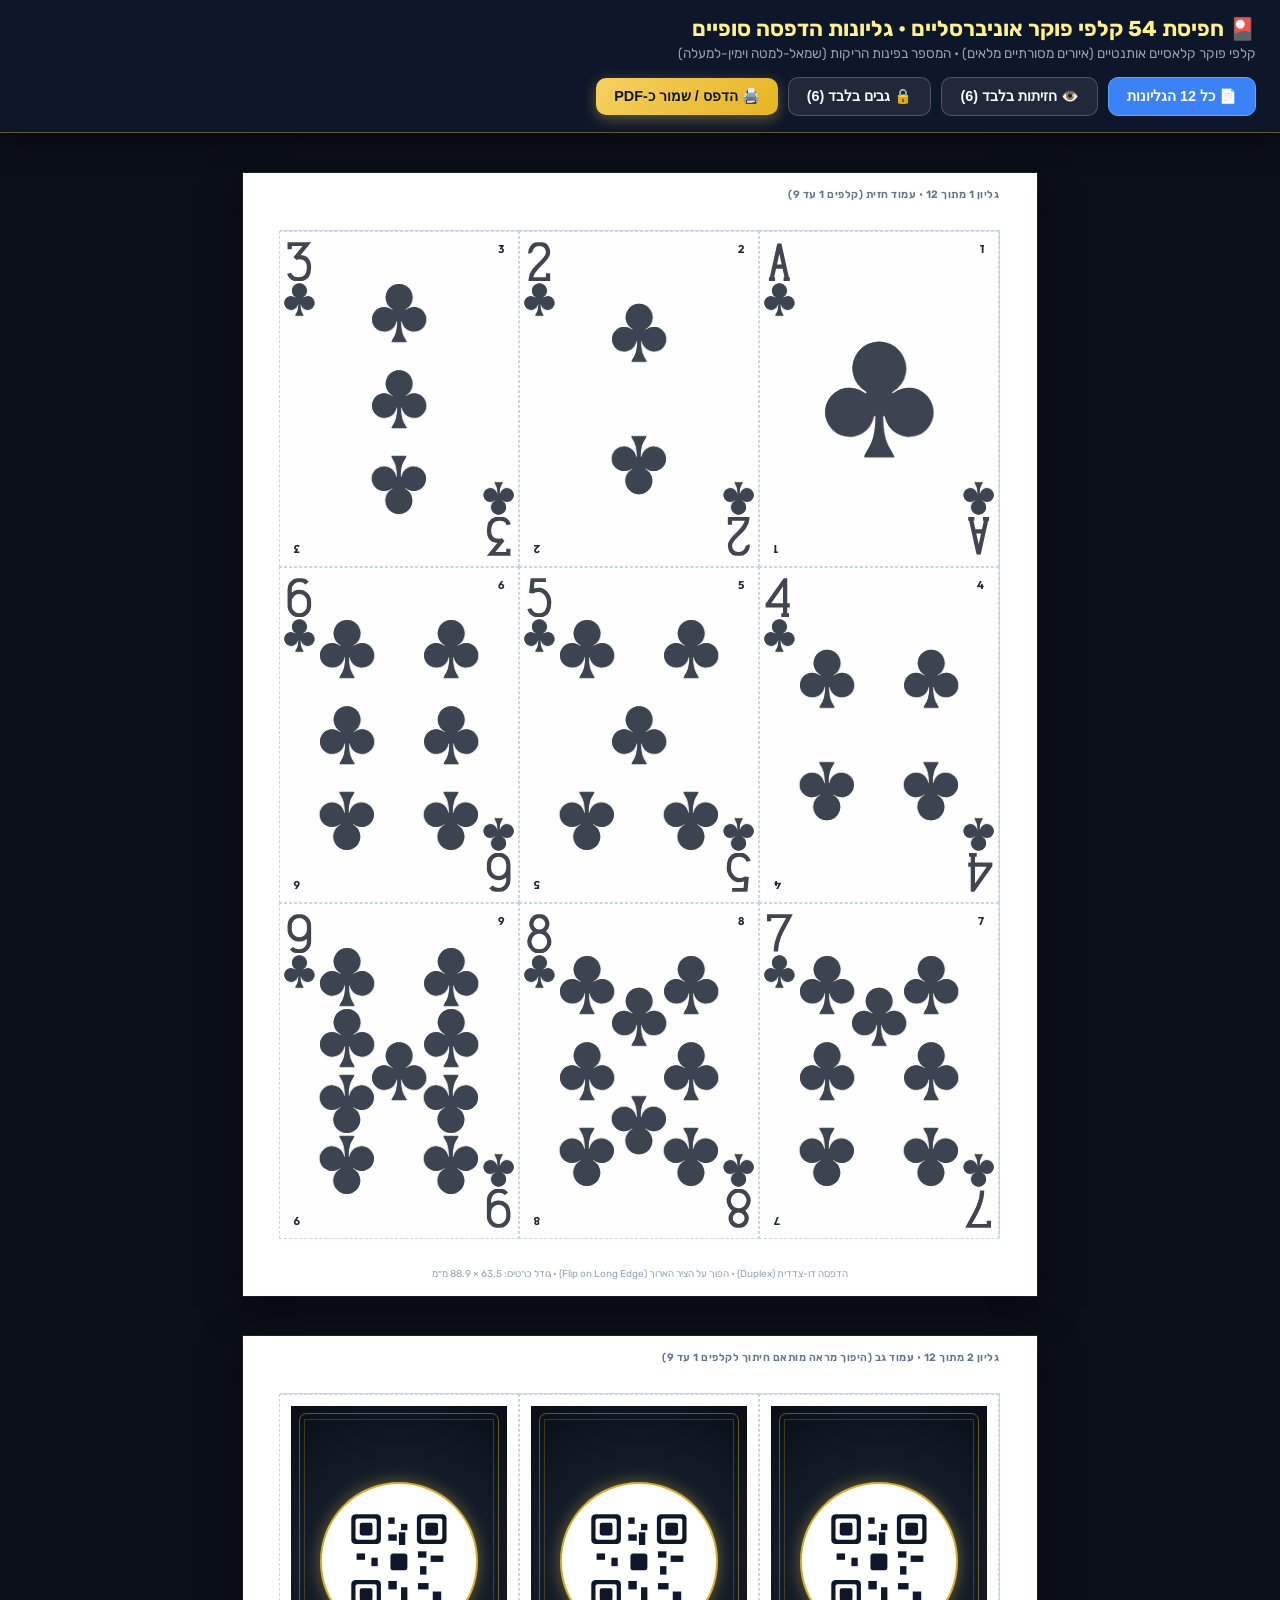
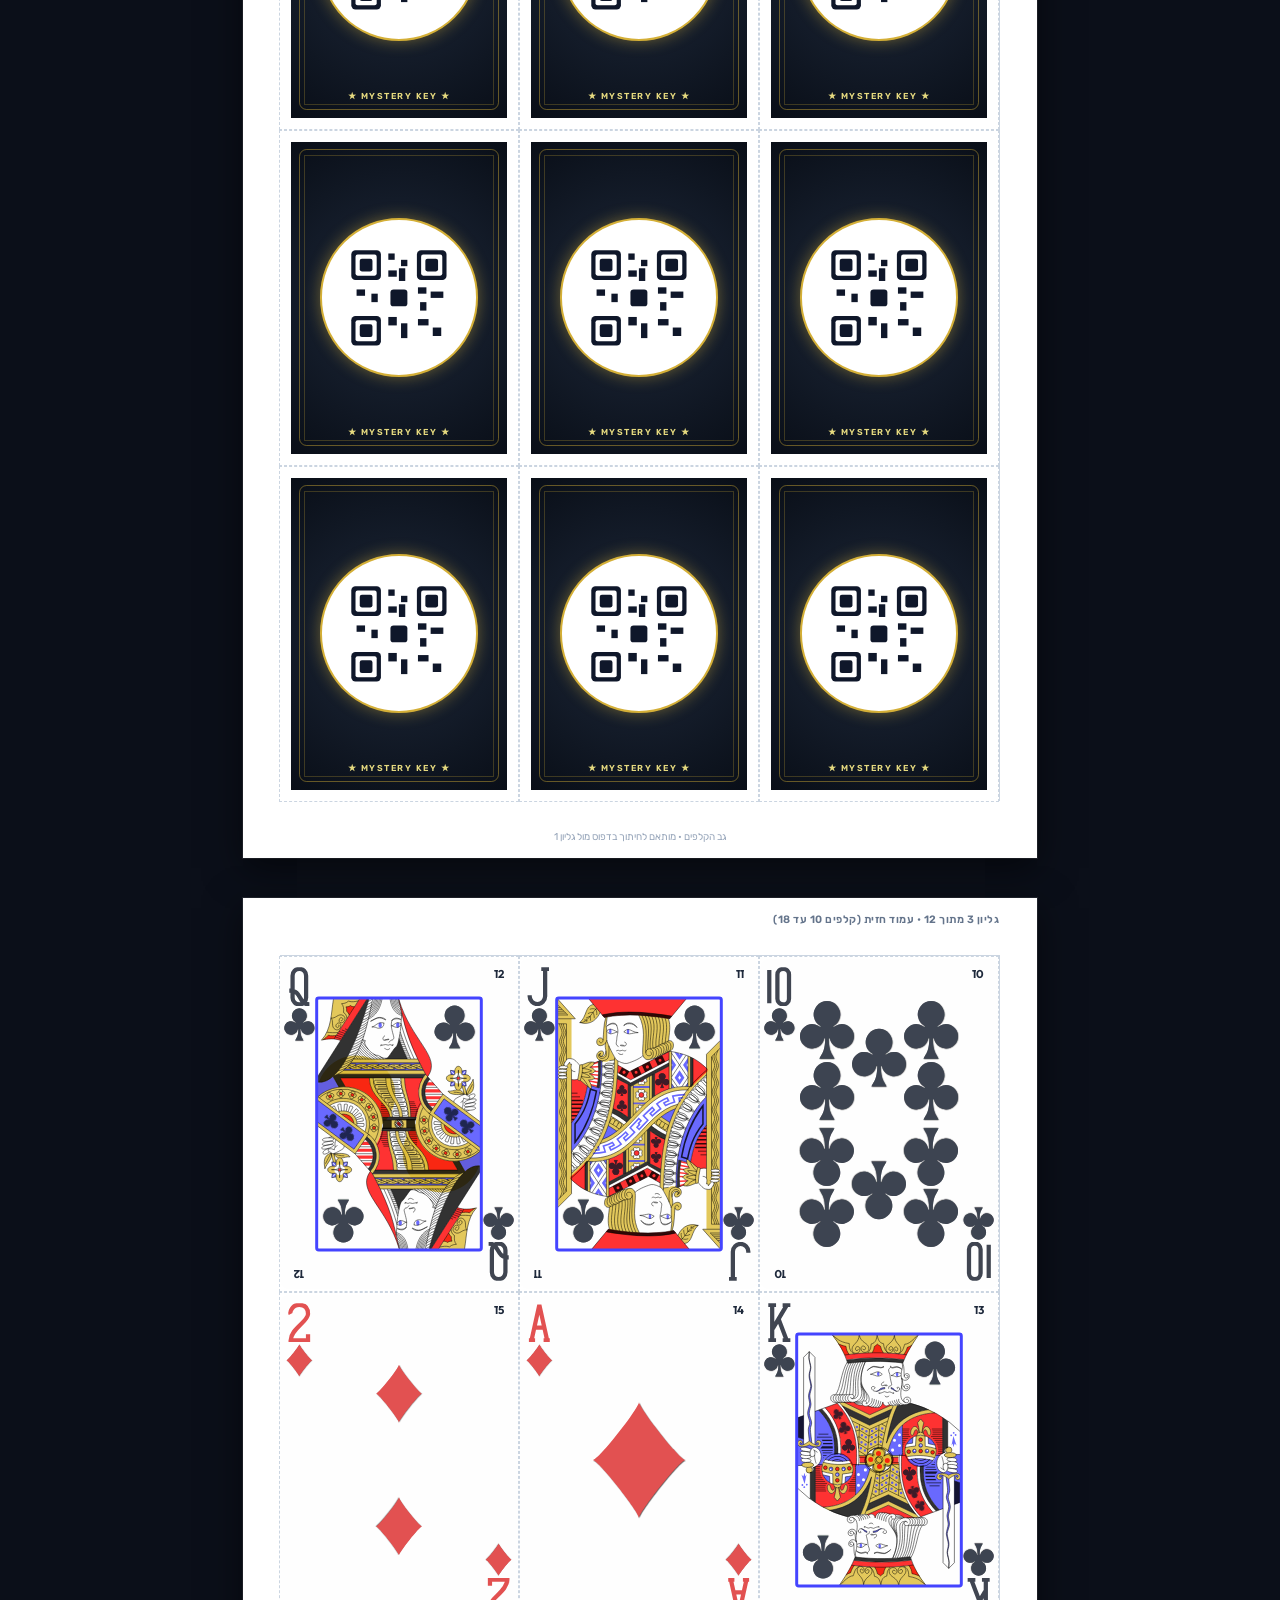
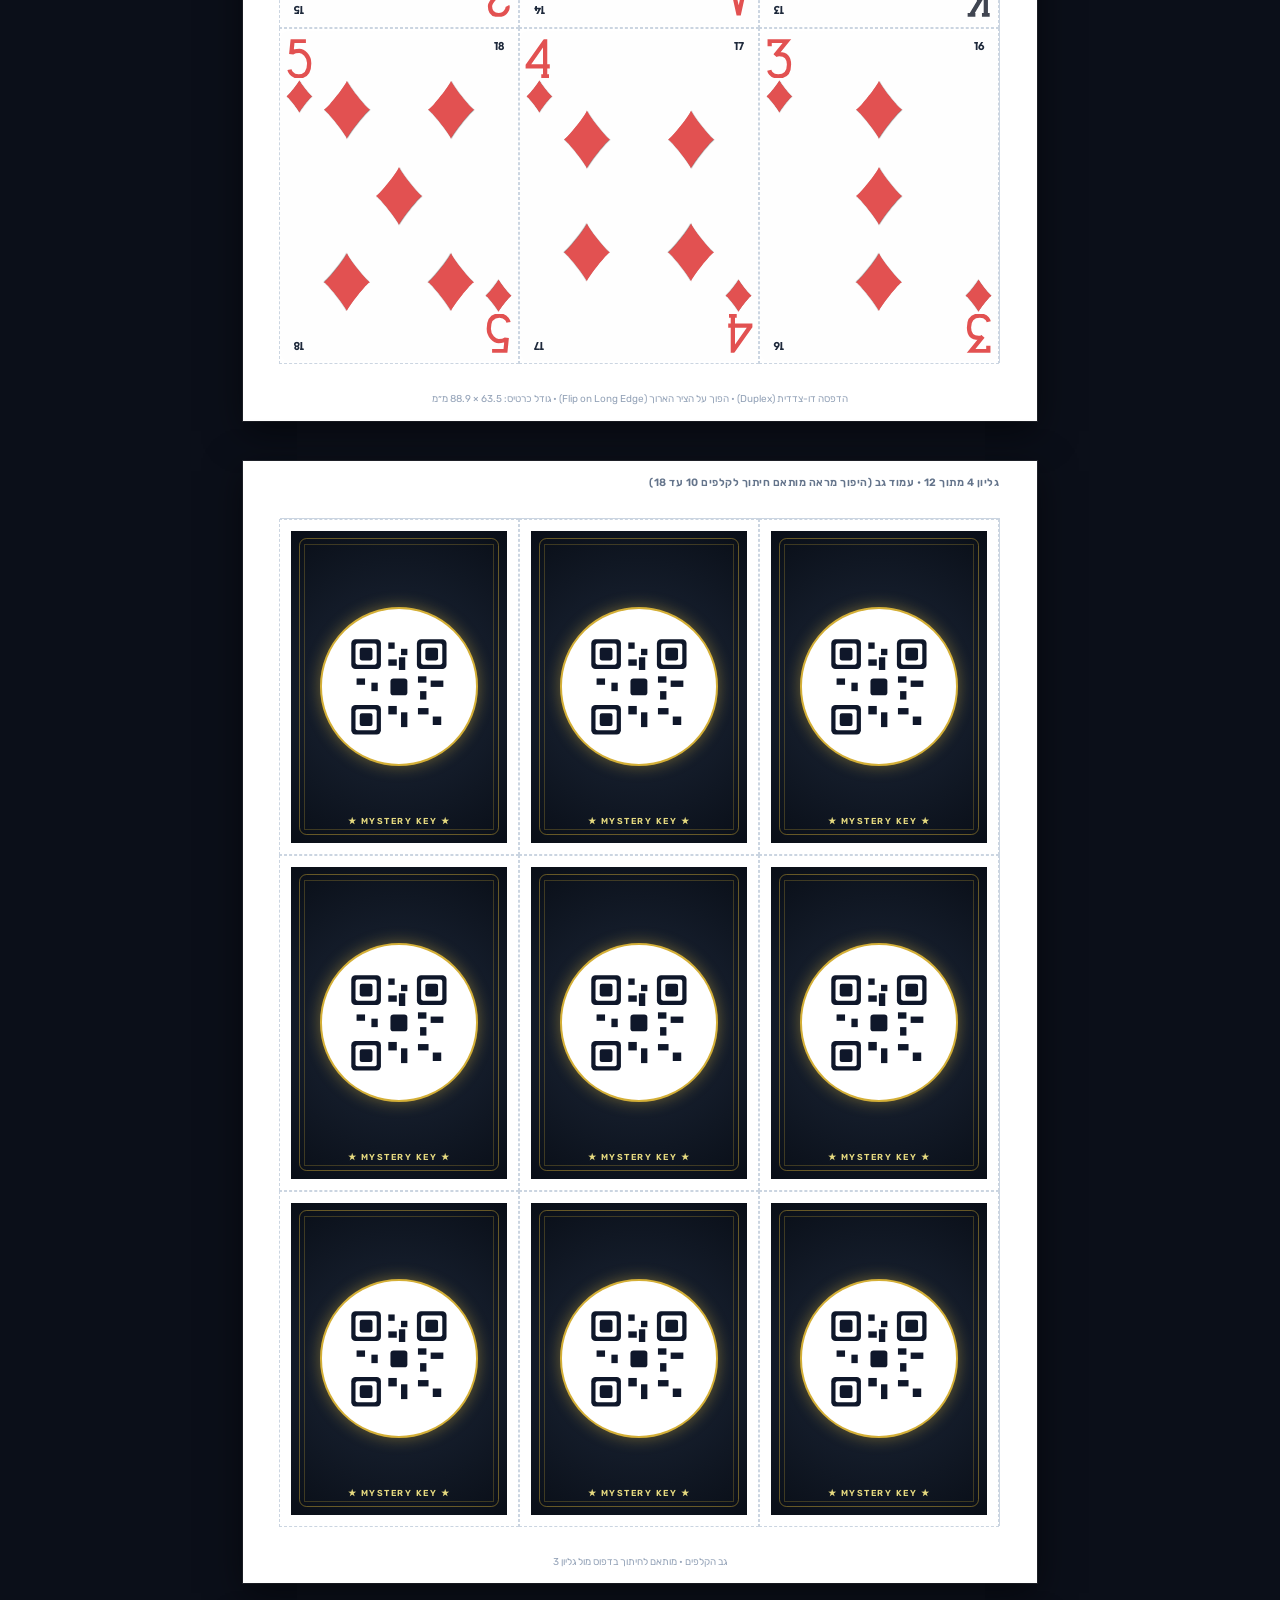
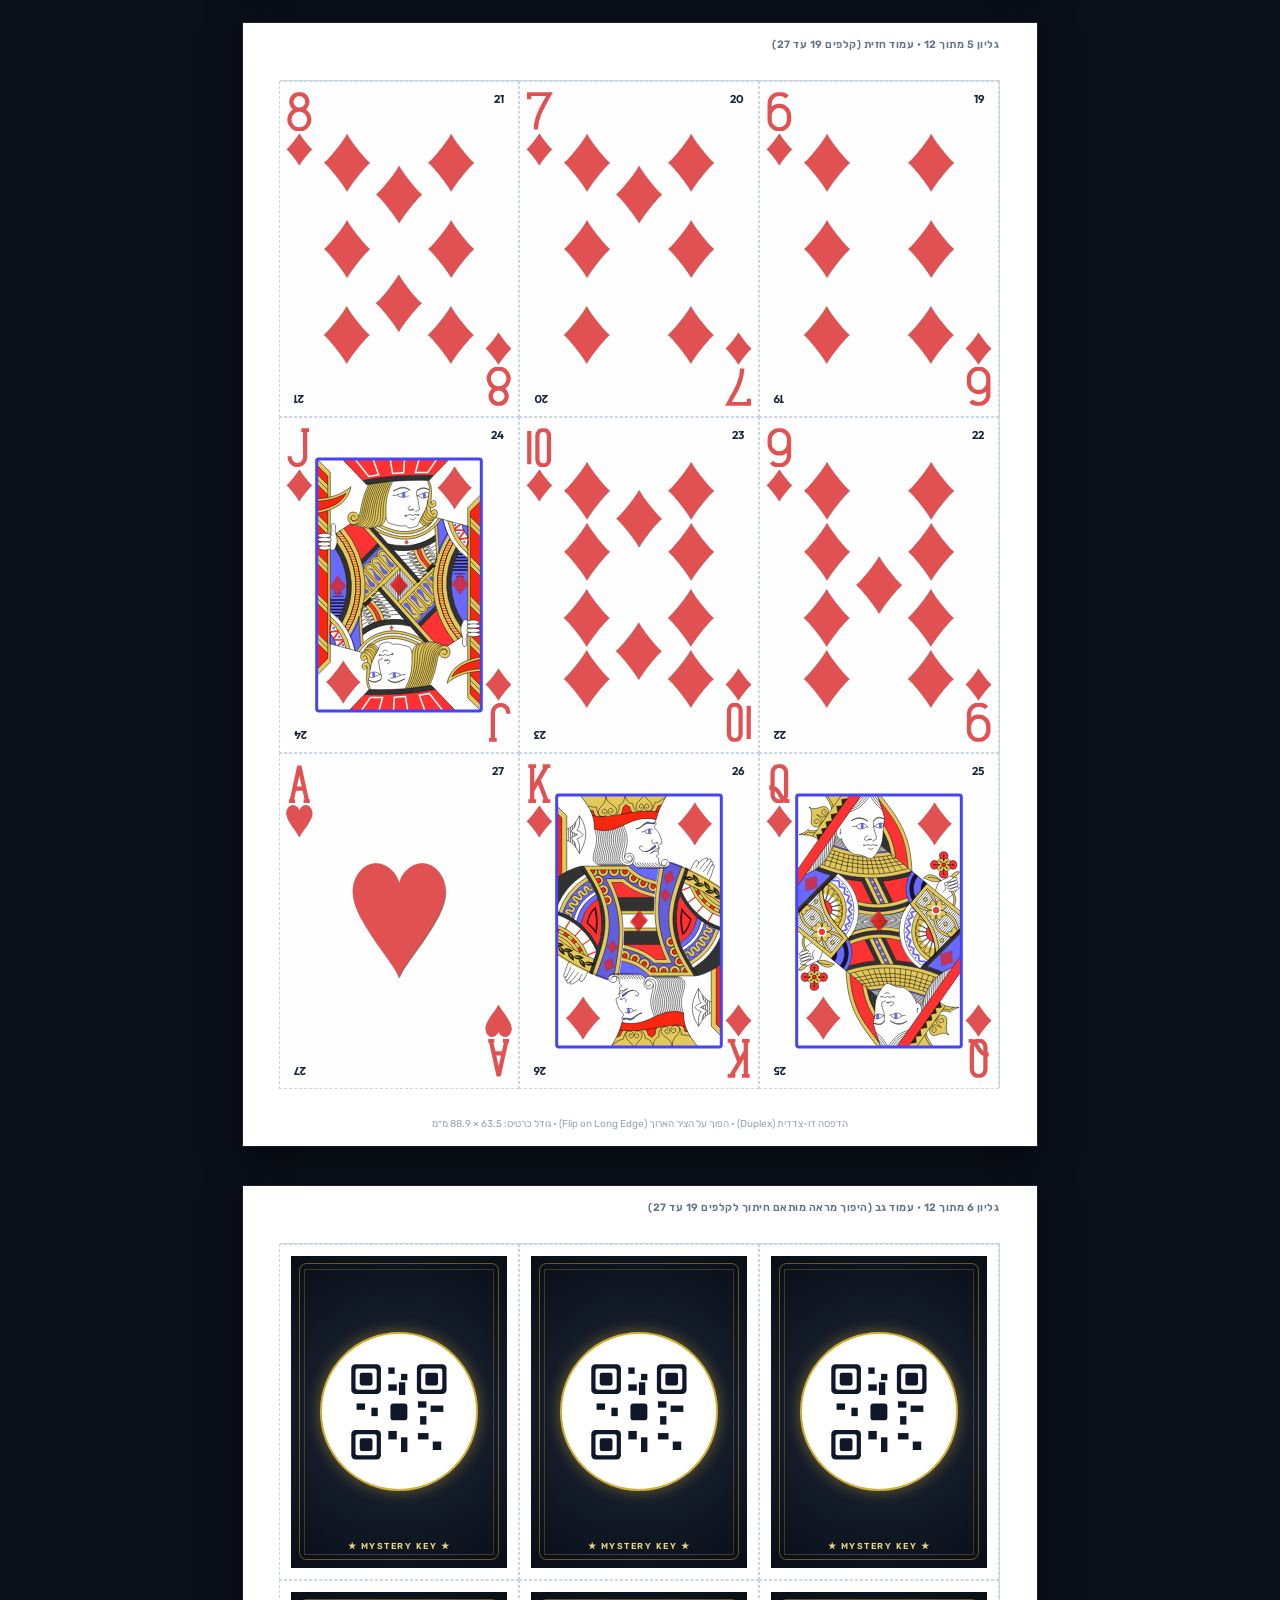
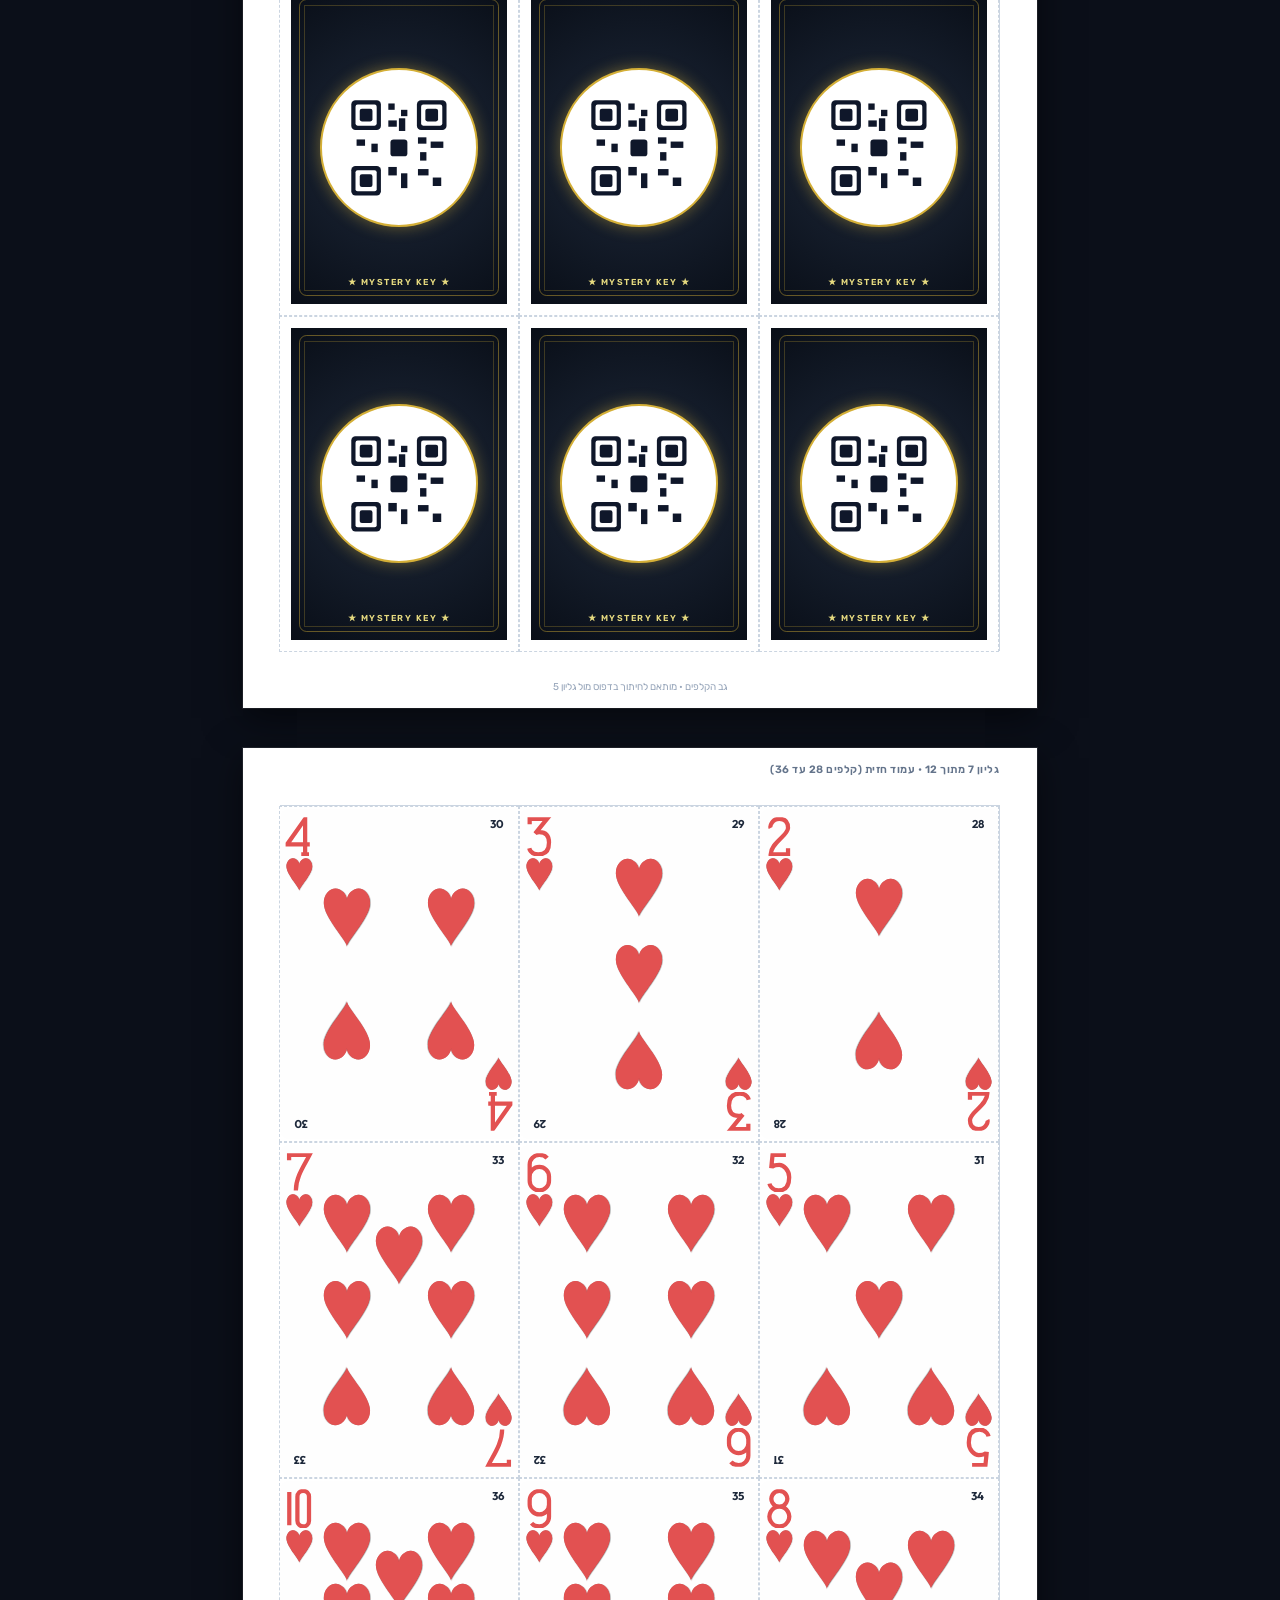
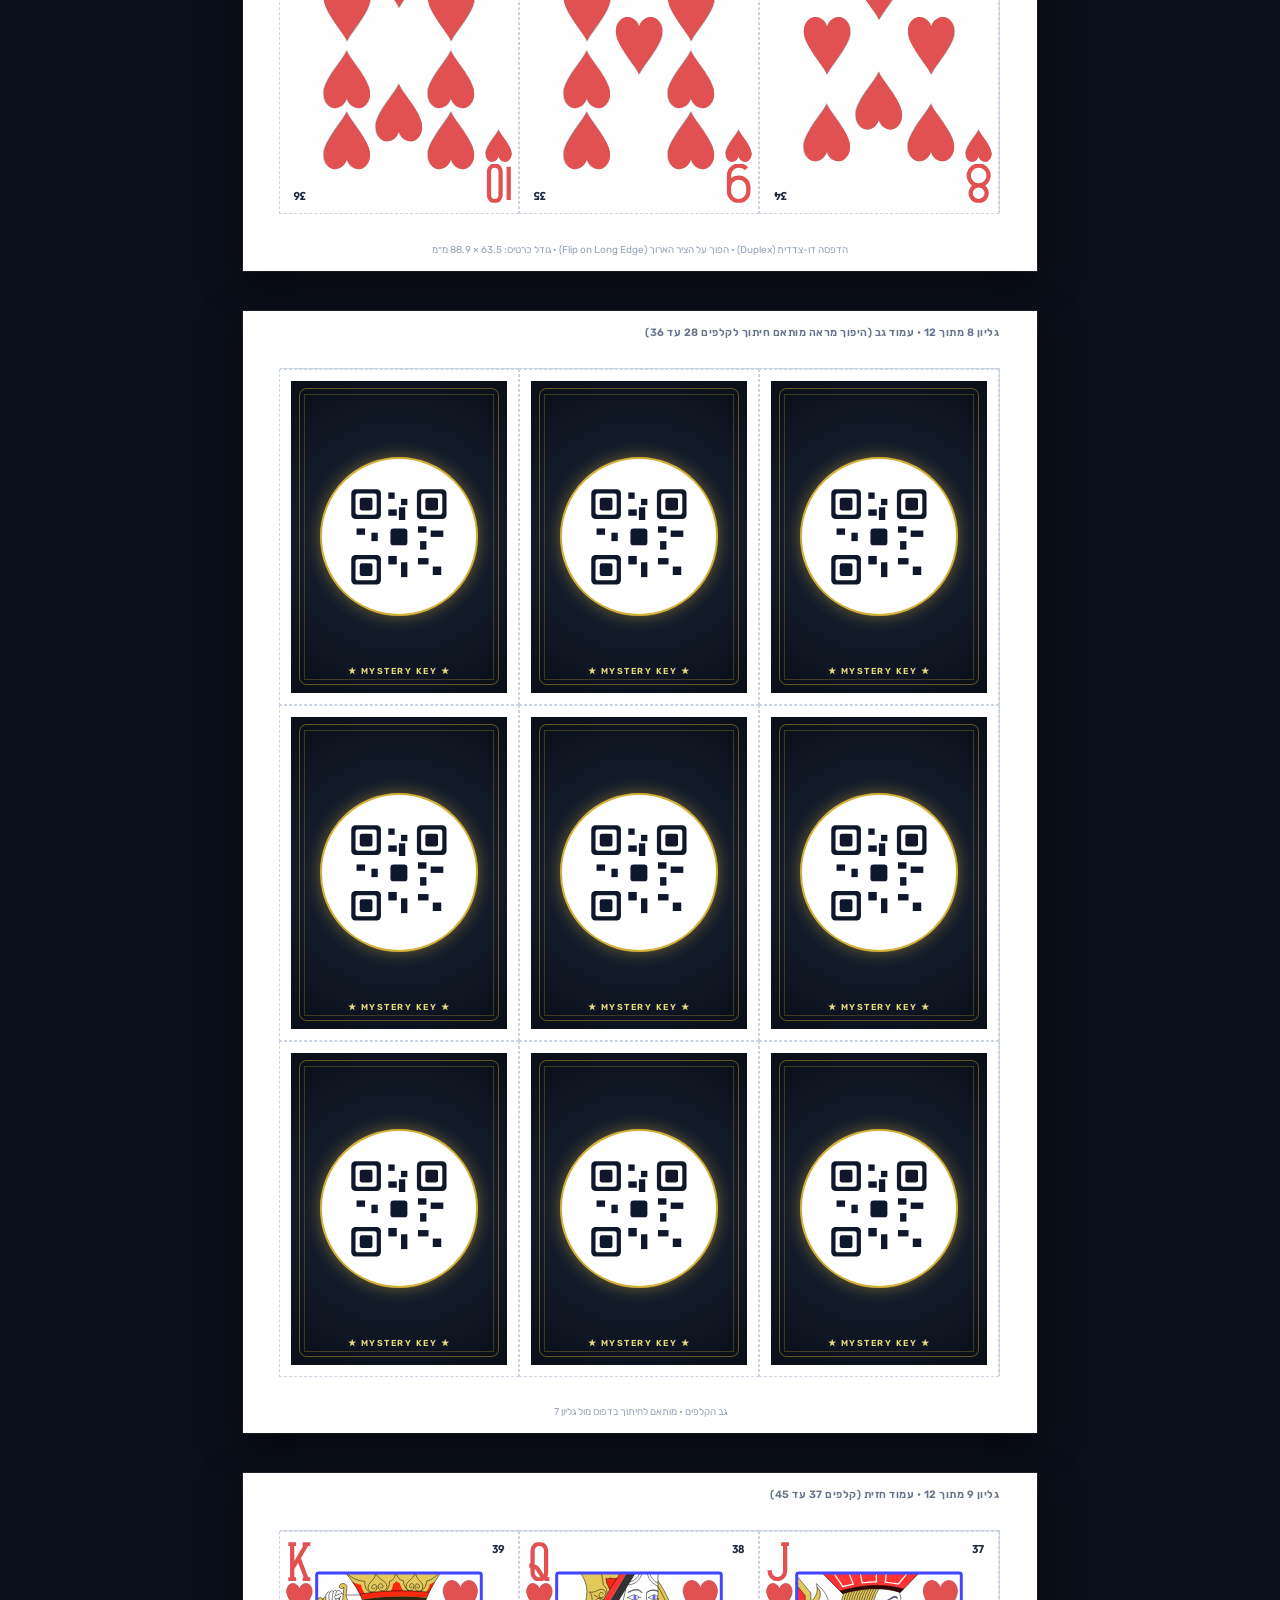
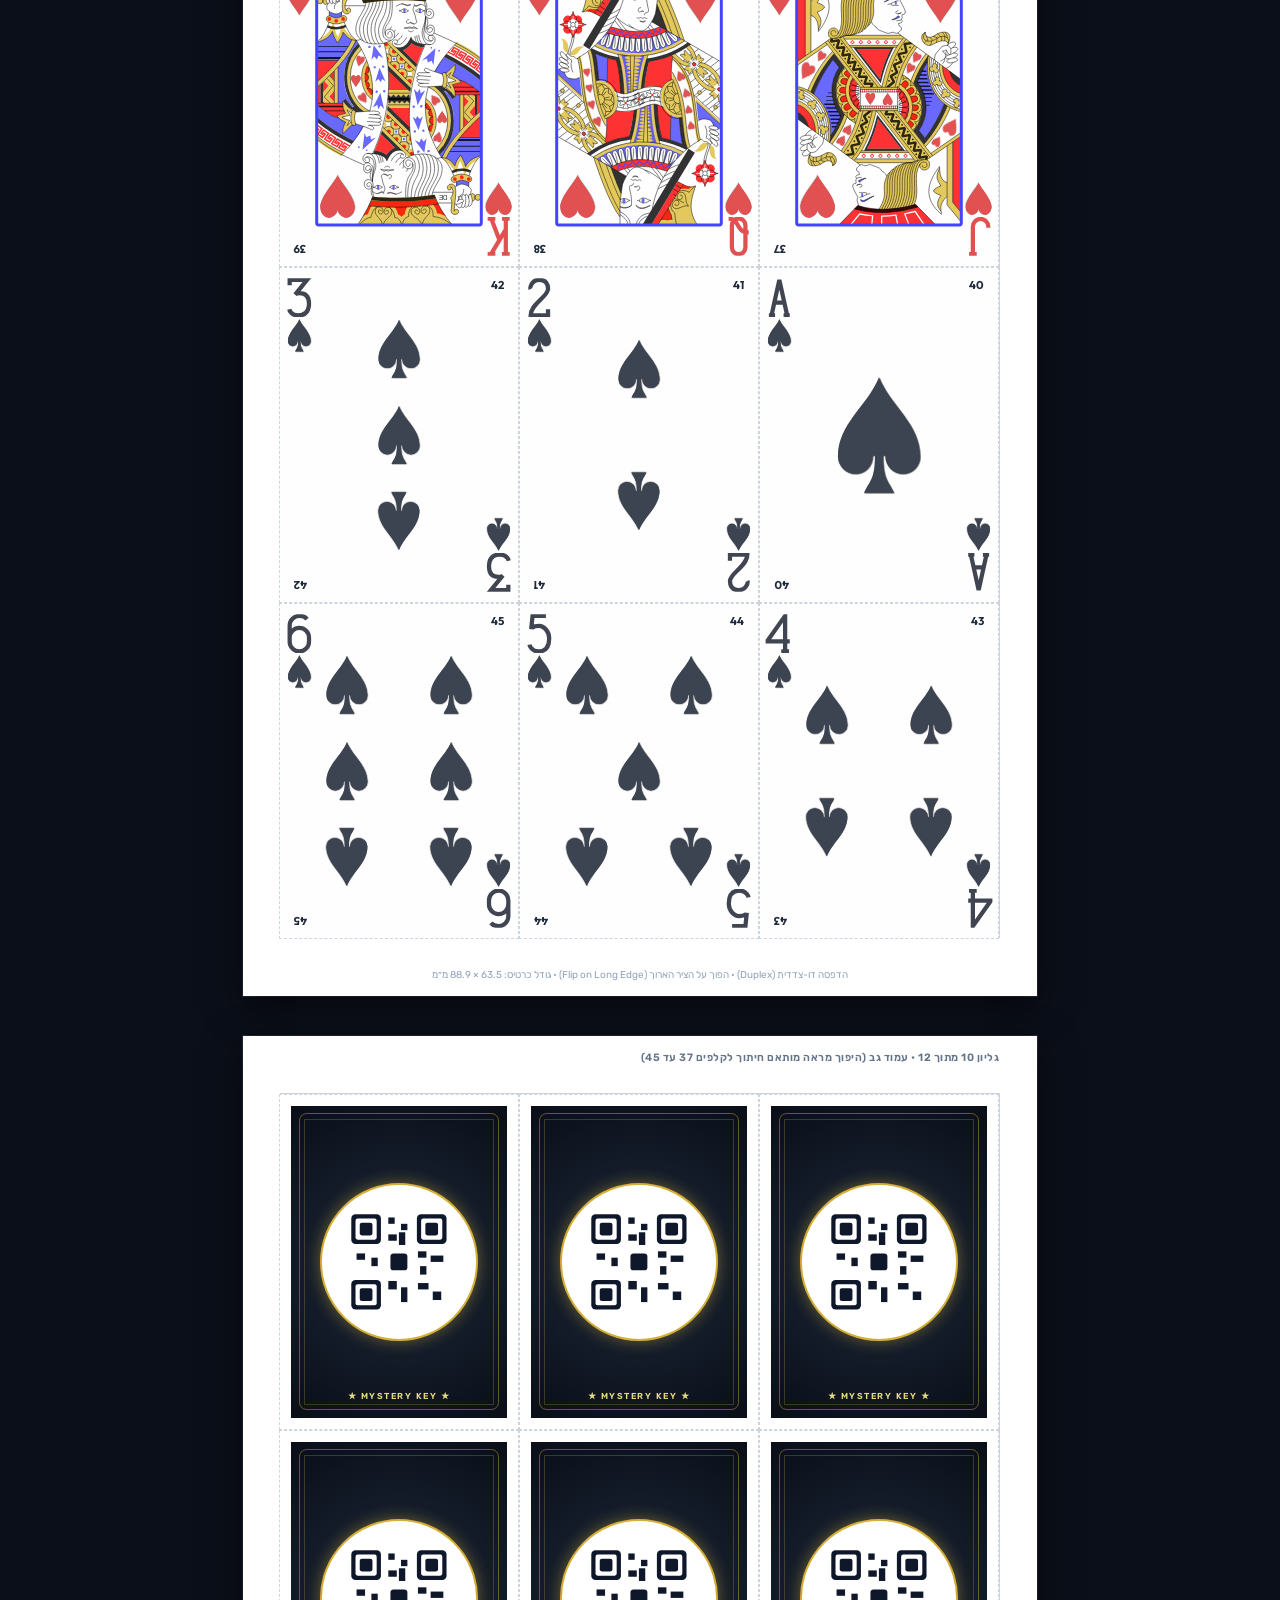
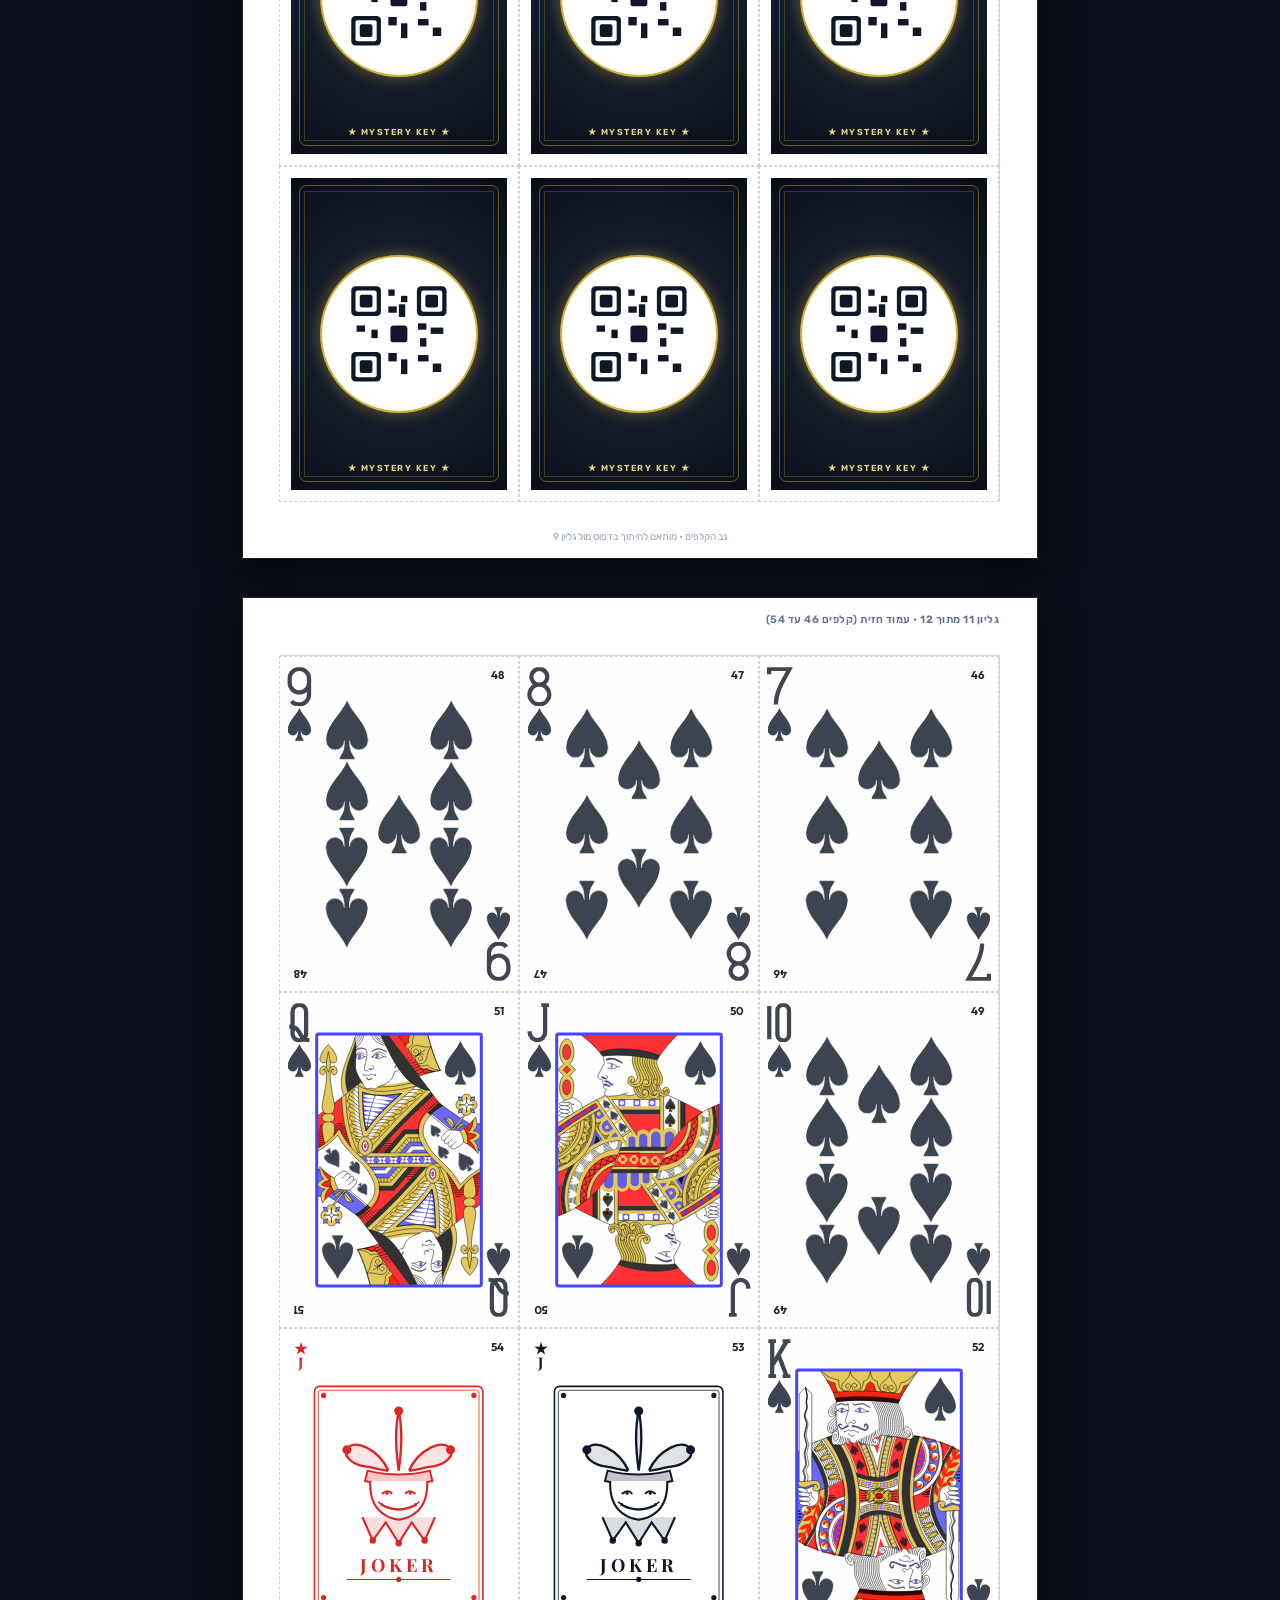
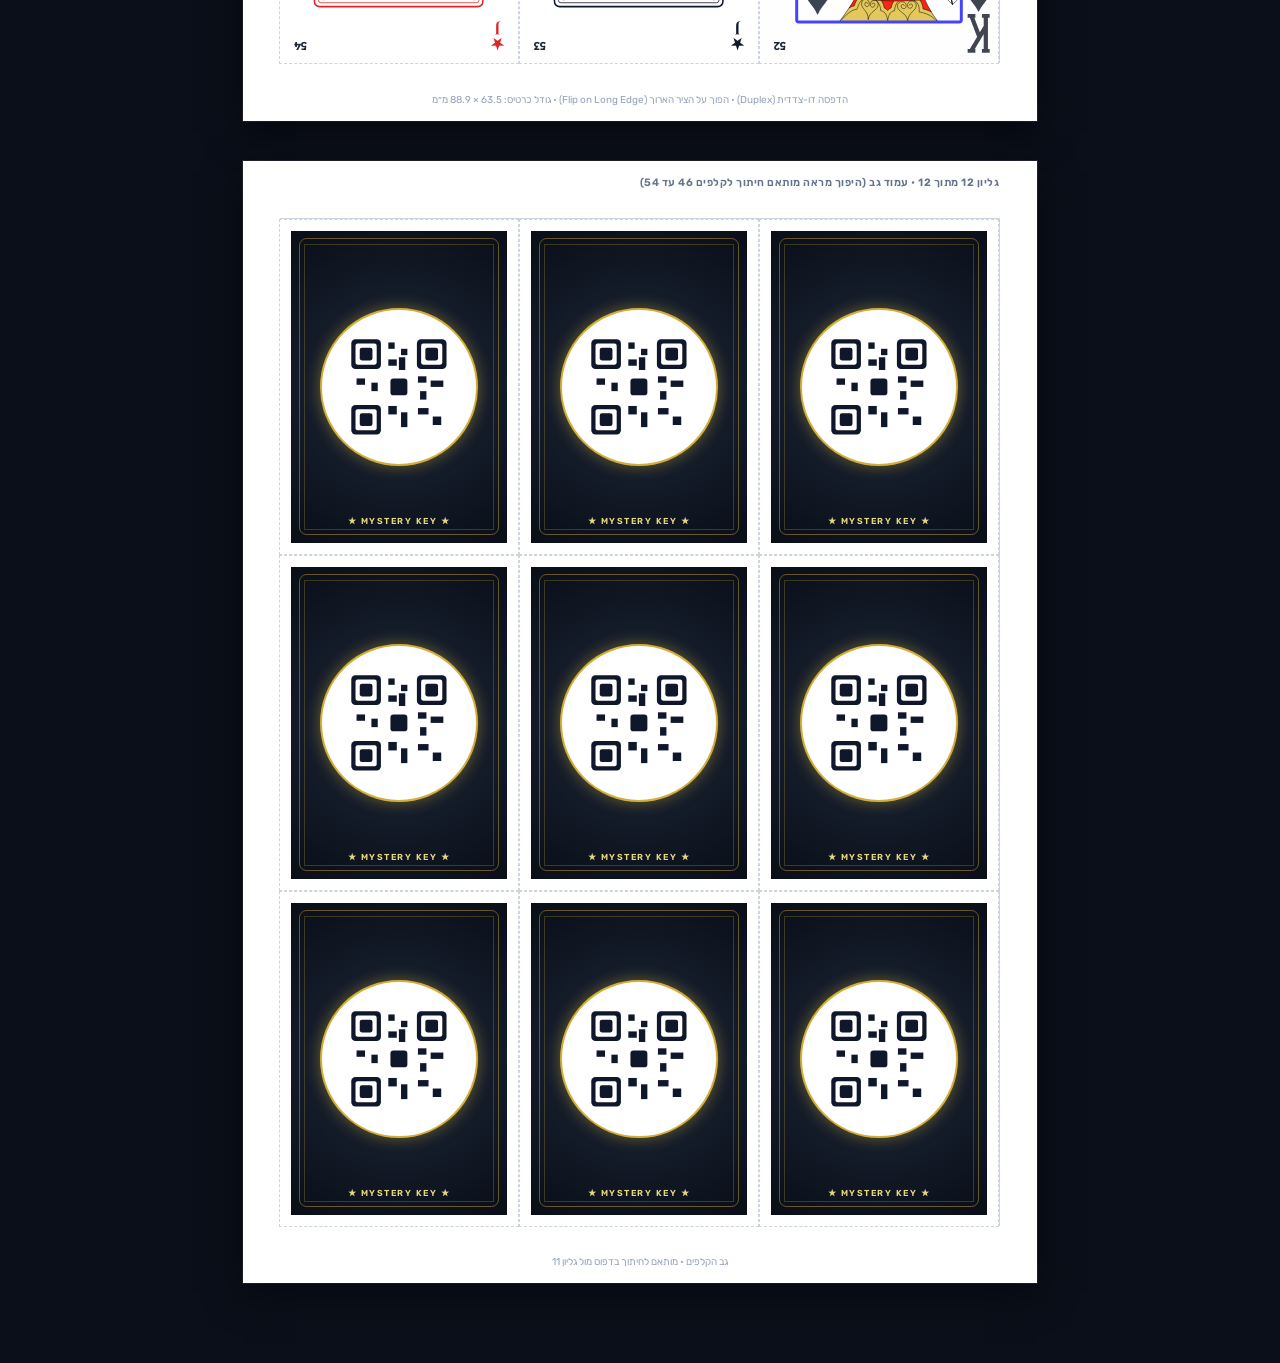
<file: universal_deck.html>
<!DOCTYPE html>
<html lang="he" dir="rtl">
<head>
  <meta name="robots" content="noindex, nofollow, noarchive, nosnippet">
  <meta name="googlebot" content="noindex, nofollow, noarchive, nosnippet">

  <meta charset="UTF-8">
  <meta name="viewport" content="width=device-width, initial-scale=1.0">
  <title>חפיסת 54 קלפי פוקר אוניברסליים • גליונות הדפסה סופיים לדפוס</title>
  
  <!-- Authentic English/Rouen Vector Playing Cards Engine -->
  <script src="cardmeister.js"></script>
  
  <link rel="preconnect" href="https://fonts.googleapis.com">
  <link rel="preconnect" href="https://fonts.gstatic.com" crossorigin>
  <link href="https://fonts.googleapis.com/css2?family=Outfit:wght@600;700;800&family=Playfair+Display:ital,wght@0,700;1,700&family=Rubik:wght@400;500;600;700&display=swap" rel="stylesheet">
  
  <style>
    :root {
      --card-w: 63.5mm;
      --card-h: 88.9mm;
      --page-w: 210mm;
      --page-h: 297mm;
      --margin-x: 9.75mm;
      --margin-y: 15.15mm;
      --border-guide: #cbd5e1;
    }

    * {
      box-sizing: border-box;
      margin: 0;
      padding: 0;
    }

    body {
      background-color: #0b0f19;
      color: #1e293b;
      font-family: 'Rubik', sans-serif;
      min-height: 100vh;
    }

    /* Screen UI Controls (Hidden on Print) */
    .screen-control-bar {
      position: sticky;
      top: 0;
      z-index: 1000;
      background: rgba(15, 23, 42, 0.96);
      backdrop-filter: blur(12px);
      border-bottom: 1px solid rgba(245, 208, 97, 0.35);
      padding: 16px 24px;
      color: #f8fafc;
      box-shadow: 0 4px 24px rgba(0,0,0,0.5);
    }

    .control-container {
      max-width: 1250px;
      margin: 0 auto;
      display: flex;
      flex-wrap: wrap;
      justify-content: space-between;
      align-items: center;
      gap: 16px;
    }

    .control-title-box h1 {
      font-size: 1.35rem;
      font-weight: 700;
      color: #fef08a;
      display: flex;
      align-items: center;
      gap: 8px;
    }

    .control-title-box p {
      font-size: 0.85rem;
      color: #94a3b8;
      margin-top: 4px;
    }

    .control-actions {
      display: flex;
      align-items: center;
      gap: 10px;
      flex-wrap: wrap;
    }

    .btn {
      display: inline-flex;
      align-items: center;
      gap: 6px;
      padding: 10px 18px;
      border-radius: 10px;
      font-size: 0.9rem;
      font-weight: 600;
      cursor: pointer;
      border: none;
      text-decoration: none;
      transition: all 0.2s ease;
    }

    .btn-gold {
      background: linear-gradient(135deg, #f5d061, #e6b422);
      color: #0f172a;
      box-shadow: 0 4px 14px rgba(245, 208, 97, 0.35);
    }
    .btn-gold:hover {
      transform: translateY(-2px);
      box-shadow: 0 6px 20px rgba(245, 208, 97, 0.5);
    }

    .btn-outline {
      background: rgba(255, 255, 255, 0.08);
      color: #f8fafc;
      border: 1px solid rgba(255, 255, 255, 0.2);
    }
    .btn-outline:hover {
      background: rgba(255, 255, 255, 0.16);
    }

    .view-filter-btn.active {
      background: #3b82f6;
      color: #fff;
      border-color: #60a5fa;
    }

    /* Print Preview Wrapper */
    .print-preview-wrapper {
      padding: 40px 10px 80px;
      display: flex;
      flex-direction: column;
      align-items: center;
      gap: 40px;
    }

    /* An A4 Sheet on Screen */
    .a4-sheet {
      width: var(--page-w);
      height: var(--page-h);
      background: #ffffff;
      box-shadow: 0 10px 35px rgba(0, 0, 0, 0.5), 0 0 0 1px rgba(255,255,255,0.1);
      position: relative;
      padding: var(--margin-y) var(--margin-x);
      box-sizing: border-box;
      display: flex;
      flex-direction: column;
      justify-content: center;
      align-items: center;
      page-break-after: always;
      break-after: page;
    }

    .sheet-meta-tag {
      position: absolute;
      top: 4mm;
      right: 10mm;
      font-size: 8pt;
      font-weight: 600;
      color: #64748b;
      letter-spacing: 0.5px;
      direction: rtl;
    }

    .sheet-duplex-hint {
      position: absolute;
      bottom: 4mm;
      left: 10mm;
      right: 10mm;
      text-align: center;
      font-size: 7.5pt;
      color: #94a3b8;
    }

    /* 3x3 Cards Grid (190.5mm x 266.7mm) */
    .cards-grid-3x3 {
      display: grid;
      grid-template-columns: repeat(3, var(--card-w));
      grid-template-rows: repeat(3, var(--card-h));
      width: 190.5mm;
      height: 266.7mm;
      box-sizing: border-box;
      border: 0.5pt solid var(--border-guide);
    }

    /* Individual Poker Card Cell (63.5mm x 88.9mm) */
    .card-cell {
      width: var(--card-w);
      height: var(--card-h);
      box-sizing: border-box;
      border: 0.5pt dashed var(--border-guide);
      position: relative;
      background: #ffffff;
      overflow: hidden;
    }

    /* The Genuine Vector Card Container */
    .card-inner-poker {
      position: absolute;
      inset: 0;
      background: #ffffff;
      overflow: hidden;
      box-sizing: border-box;
    }

    playing-card {
      width: 100%;
      height: 100%;
      display: block;
    }

    playing-card img {
      width: 100%;
      height: 100%;
      display: block;
      object-fit: fill;
    }

    /* TOP-RIGHT CORNER: SERIAL NUMBER (EMPTY CORNER) */
    .card-corner-top-right {
      position: absolute;
      top: 3.2mm;
      right: 3.8mm;
      font-family: 'Outfit', sans-serif;
      font-size: 8.5pt;
      font-weight: 700;
      color: #1e293b;
      z-index: 10;
      line-height: 1;
      pointer-events: none;
      letter-spacing: -0.2px;
    }

    /* BOTTOM-LEFT CORNER: SERIAL NUMBER (EMPTY CORNER, INVERTED) */
    .card-corner-bottom-left {
      position: absolute;
      bottom: 3.2mm;
      left: 3.8mm;
      font-family: 'Outfit', sans-serif;
      font-size: 8.5pt;
      font-weight: 700;
      color: #1e293b;
      z-index: 10;
      line-height: 1;
      transform: rotate(180deg);
      pointer-events: none;
      letter-spacing: -0.2px;
    }

    /* JOKER CARD STYLING */
    .joker-card-box {
      width: 100%;
      height: 100%;
      display: flex;
      flex-direction: column;
      align-items: center;
      justify-content: center;
      background: #ffffff;
      position: relative;
    }

    .joker-corner-top-left {
      position: absolute;
      top: 3mm;
      left: 3.8mm;
      font-family: 'Playfair Display', serif;
      font-size: 11pt;
      font-weight: 700;
      line-height: 1;
      text-align: center;
    }

    .joker-corner-bottom-right {
      position: absolute;
      bottom: 3mm;
      right: 3.8mm;
      font-family: 'Playfair Display', serif;
      font-size: 11pt;
      font-weight: 700;
      line-height: 1;
      text-align: center;
      transform: rotate(180deg);
    }

    .joker-center-container {
      width: 48mm;
      height: 68mm;
      display: flex;
      align-items: center;
      justify-content: center;
    }

    /* CARD BACK (QR MEDALLION) */
    .card-back {
      background: radial-gradient(circle at center, #1e293b 0%, #090e17 100%);
      border: 3mm solid #ffffff;
      height: 100%;
      display: flex;
      flex-direction: column;
      align-items: center;
      justify-content: center;
      position: relative;
    }

    /* Filigree ornament border */
    .back-ornate-frame {
      position: absolute;
      inset: 2mm;
      border: 1.2pt solid rgba(212, 175, 55, 0.45);
      border-radius: 2mm;
      pointer-events: none;
    }

    .back-ornate-inner {
      position: absolute;
      inset: 3.5mm;
      border: 0.6pt solid rgba(212, 175, 55, 0.25);
      pointer-events: none;
    }

    .filigree-ring {
      position: relative;
      width: 42mm;
      height: 42mm;
      border-radius: 50%;
      border: 1.5pt solid #d4af37;
      box-shadow: 0 0 12pt rgba(212, 175, 55, 0.45);
      display: flex;
      align-items: center;
      justify-content: center;
      background: #ffffff;
      z-index: 5;
    }

    .qr-svg {
      width: 28mm;
      height: 28mm;
      display: block;
    }

    .back-brand-text {
      position: absolute;
      bottom: 4.5mm;
      font-size: 6.5pt;
      color: #fef08a;
      letter-spacing: 1.5px;
      text-transform: uppercase;
      font-weight: 600;
      opacity: 0.9;
    }

    /* Print Styles: Direct to PDF / Print Shop */
    @media print {
      @page {
        size: A4 portrait;
        margin: 0;
      }

      body {
        background: #ffffff !important;
        color: #000000 !important;
        padding: 0 !important;
      }

      .screen-control-bar {
        display: none !important;
      }

      .print-preview-wrapper {
        padding: 0 !important;
        gap: 0 !important;
      }

      .a4-sheet {
        box-shadow: none !important;
        margin: 0 !important;
        page-break-after: always !important;
        break-after: page !important;
        -webkit-print-color-adjust: exact !important;
        print-color-adjust: exact !important;
      }

      .card-cell {
        border-color: #cbd5e1 !important;
      }
    }
  </style>
</head>
<body>

  <!-- Screen Control Bar -->
  <div class="screen-control-bar">
    <div class="control-container">
      <div class="control-title-box">
        <h1>🎴 חפיסת 54 קלפי פוקר אוניברסליים • גליונות הדפסה סופיים</h1>
        <p>קלפי פוקר קלאסיים אותנטיים (איורים מסורתיים מלאים) • המספר בפינות הריקות (שמאל-למטה וימין-למעלה)</p>
      </div>

      <div class="control-actions">
        <button type="button" class="btn btn-outline view-filter-btn active" onclick="showSheets('all')">📄 כל 12 הגליונות</button>
        <button type="button" class="btn btn-outline view-filter-btn" onclick="showSheets('fronts')">👁️ חזיתות בלבד (6)</button>
        <button type="button" class="btn btn-outline view-filter-btn" onclick="showSheets('backs')">🔒 גבים בלבד (6)</button>
        <button type="button" class="btn btn-gold" onclick="window.print()">🖨️ הדפס / שמור כ-PDF</button>
      </div>
    </div>
  </div>

  <!-- Sheets Container -->
  <div class="print-preview-wrapper" id="sheetsWrapper">
    <!-- Generated by JavaScript -->
  </div>

  <script>
    // MASTER 54 CARDS DATABASE
    const DECK = [
      // CLUBS (1-13)
      { num: 1, cid: 'Ac', title: 'אס תלתן' },
      { num: 2, cid: '2c', title: '2 תלתן' },
      { num: 3, cid: '3c', title: '3 תלתן' },
      { num: 4, cid: '4c', title: '4 תלתן' },
      { num: 5, cid: '5c', title: '5 תלתן' },
      { num: 6, cid: '6c', title: '6 תלתן' },
      { num: 7, cid: '7c', title: '7 תלתן' },
      { num: 8, cid: '8c', title: '8 תלתן' },
      { num: 9, cid: '9c', title: '9 תלתן' },
      { num: 10, cid: 'Tc', title: '10 תלתן' },
      { num: 11, cid: 'Jc', title: 'נסיך תלתן' },
      { num: 12, cid: 'Qc', title: 'מלכה תלתן' },
      { num: 13, cid: 'Kc', title: 'מלך תלתן' },

      // DIAMONDS (14-26)
      { num: 14, cid: 'Ad', title: 'אס יהלום' },
      { num: 15, cid: '2d', title: '2 יהלום' },
      { num: 16, cid: '3d', title: '3 יהלום' },
      { num: 17, cid: '4d', title: '4 יהלום' },
      { num: 18, cid: '5d', title: '5 יהלום' },
      { num: 19, cid: '6d', title: '6 יהלום' },
      { num: 20, cid: '7d', title: '7 יהלום' },
      { num: 21, cid: '8d', title: '8 יהלום' },
      { num: 22, cid: '9d', title: '9 יהלום' },
      { num: 23, cid: 'Td', title: '10 יהלום' },
      { num: 24, cid: 'Jd', title: 'נסיך יהלום' },
      { num: 25, cid: 'Qd', title: 'מלכה יהלום' },
      { num: 26, cid: 'Kd', title: 'מלך יהלום' },

      // HEARTS (27-39)
      { num: 27, cid: 'Ah', title: 'אס לב' },
      { num: 28, cid: '2h', title: '2 לב' },
      { num: 29, cid: '3h', title: '3 לב' },
      { num: 30, cid: '4h', title: '4 לב' },
      { num: 31, cid: '5h', title: '5 לב' },
      { num: 32, cid: '6h', title: '6 לב' },
      { num: 33, cid: '7h', title: '7 לב' },
      { num: 34, cid: '8h', title: '8 לב' },
      { num: 35, cid: '9h', title: '9 לב' },
      { num: 36, cid: 'Th', title: '10 לב' },
      { num: 37, cid: 'Jh', title: 'נסיך לב' },
      { num: 38, cid: 'Qh', title: 'מלכה לב' },
      { num: 39, cid: 'Kh', title: 'מלך לב' },

      // SPADES (40-52)
      { num: 40, cid: 'As', title: 'אס עלה' },
      { num: 41, cid: '2s', title: '2 עלה' },
      { num: 42, cid: '3s', title: '3 עלה' },
      { num: 43, cid: '4s', title: '4 עלה' },
      { num: 44, cid: '5s', title: '5 עלה' },
      { num: 45, cid: '6s', title: '6 עלה' },
      { num: 46, cid: '7s', title: '7 עלה' },
      { num: 47, cid: '8s', title: '8 עלה' },
      { num: 48, cid: '9s', title: '9 עלה' },
      { num: 49, cid: 'Ts', title: '10 עלה' },
      { num: 50, cid: 'Js', title: 'נסיך עלה' },
      { num: 51, cid: 'Qs', title: 'מלכה עלה' },
      { num: 52, cid: 'Ks', title: 'מלך עלה' },

      // JOKERS (53-54)
      { num: 53, isJoker: true, color: 'black', title: 'ג\'וקר שחור' },
      { num: 54, isJoker: true, color: 'red', title: 'ג\'וקר אדום' }
    ];

    function getJokerVectorSVG(color) {
      return `
        <svg class="joker-vector-art" viewBox="0 0 140 180" width="100%" height="100%">
          <rect x="5" y="5" width="130" height="170" rx="4" fill="none" stroke="currentColor" stroke-width="1.2"/>
          <rect x="8" y="8" width="124" height="164" rx="2" fill="none" stroke="currentColor" stroke-width="0.6"/>
          
          <circle cx="12" cy="12" r="2" fill="currentColor"/>
          <circle cx="128" cy="12" r="2" fill="currentColor"/>
          <circle cx="12" cy="168" r="2" fill="currentColor"/>
          <circle cx="128" cy="168" r="2" fill="currentColor"/>
          
          <g transform="translate(20, 22)">
            <!-- Center Horn -->
            <path d="M50 48 Q46 20 50 2 Q54 20 50 48 Z" stroke="currentColor" stroke-width="1.8" fill="currentColor" fill-opacity="0.12"/>
            <circle cx="50" cy="2" r="3.5" fill="currentColor"/>
            
            <!-- Left Horn -->
            <path d="M42 48 C35 32, 15 22, 10 32 C7 38, 16 44, 25 45 C32 46, 38 48, 42 48" stroke="currentColor" stroke-width="1.8" fill="currentColor" fill-opacity="0.12"/>
            <circle cx="10" cy="32" r="3.5" fill="currentColor"/>

            <!-- Right Horn -->
            <path d="M58 48 C65 32, 85 22, 90 32 C93 38, 84 44, 75 45 C68 46, 62 48, 58 48" stroke="currentColor" stroke-width="1.8" fill="currentColor" fill-opacity="0.12"/>
            <circle cx="90" cy="32" r="3.5" fill="currentColor"/>

            <!-- Crown Band -->
            <path d="M26 48 Q50 54 74 48 L76 56 Q50 62 24 56 Z" stroke="currentColor" stroke-width="1.5" fill="currentColor" fill-opacity="0.25"/>
            
            <!-- Face -->
            <path d="M28 56 Q27 82 50 86 Q73 82 72 56" fill="#ffffff" stroke="currentColor" stroke-width="1.6"/>
            <path d="M37 66 Q42 62 45 66" stroke="currentColor" stroke-width="1.6" fill="none"/>
            <path d="M55 66 Q58 62 63 66" stroke="currentColor" stroke-width="1.6" fill="none"/>
            <circle cx="41" cy="65.5" r="1.2" fill="currentColor"/>
            <circle cx="59" cy="65.5" r="1.2" fill="currentColor"/>
            <path d="M36 74 Q50 82 64 74" stroke="currentColor" stroke-width="1.8" fill="none"/>
            <path d="M34 72 Q36 74 38 74" stroke="currentColor" stroke-width="1.2"/>
            <path d="M66 72 Q64 74 62 74" stroke="currentColor" stroke-width="1.2"/>

            <!-- Collar with bells -->
            <path d="M22 84 L30 102 L40 88 L50 104 L60 88 L70 102 L78 84" stroke="currentColor" stroke-width="1.6" fill="currentColor" fill-opacity="0.15"/>
            <circle cx="30" cy="102" r="2.5" fill="currentColor"/>
            <circle cx="50" cy="104" r="2.5" fill="currentColor"/>
            <circle cx="70" cy="102" r="2.5" fill="currentColor"/>
          </g>

          <text x="70" y="148" text-anchor="middle" font-family="'Playfair Display', serif" font-size="14" font-weight="700" letter-spacing="3" fill="currentColor">JOKER</text>
          <line x1="30" y1="154" x2="110" y2="154" stroke="currentColor" stroke-width="0.8"/>
          <circle cx="70" cy="154" r="2" fill="currentColor"/>
        </svg>
      `;
    }

    function generateCardFrontHTML(card) {
      if (card.isJoker) {
        const colorStyle = card.color === 'red' ? 'color: #dc2626;' : 'color: #0f172a;';
        return `
          <div class="card-cell">
            <div class="card-inner-poker joker-card-box" style="${colorStyle}">
              <!-- 1. TOP-RIGHT: SERIAL NUMBER (EMPTY CORNER) -->
              <div class="card-corner-top-right">${card.num}</div>

              <!-- 2. BOTTOM-LEFT: SERIAL NUMBER (EMPTY CORNER) -->
              <div class="card-corner-bottom-left">${card.num}</div>

              <!-- Traditional Joker Corners -->
              <div class="joker-corner-top-left">★<br>J</div>
              <div class="joker-corner-bottom-right">★<br>J</div>

              <!-- Authentic Jester Center Artwork -->
              <div class="joker-center-container">
                ${getJokerVectorSVG(card.color)}
              </div>
            </div>
          </div>
        `;
      }

      return `
        <div class="card-cell">
          <div class="card-inner-poker">
            <!-- 1. TOP-RIGHT: SERIAL NUMBER (EMPTY CORNER) -->
            <div class="card-corner-top-right">${card.num}</div>

            <!-- 2. BOTTOM-LEFT: SERIAL NUMBER (EMPTY CORNER) -->
            <div class="card-corner-bottom-left">${card.num}</div>

            <!-- 3. AUTHENTIC ENGLISH / ROUEN VECTOR PLAYING CARD -->
            <playing-card cid="${card.cid}" suitcolor="#111827,#dc2626,#dc2626,#111827" rankcolor="#111827,#dc2626,#dc2626,#111827" bordercolor="transparent" borderradius="8"></playing-card>
          </div>
        </div>
      `;
    }

    function generateCardBackHTML(card) {
      return `
        <div class="card-cell">
          <div class="card-inner-poker card-back">
            <div class="back-ornate-frame"></div>
            <div class="back-ornate-inner"></div>

            <div class="filigree-ring">
              <svg class="qr-svg" viewBox="0 0 100 100" fill="#0f172a">
                <rect x="5" y="5" width="28" height="28" rx="4"/>
                <rect x="9" y="9" width="20" height="20" fill="#ffffff" rx="2"/>
                <rect x="13" y="13" width="12" height="12" rx="2"/>
                
                <rect x="67" y="5" width="28" height="28" rx="4"/>
                <rect x="71" y="9" width="20" height="20" fill="#ffffff" rx="2"/>
                <rect x="75" y="13" width="12" height="12" rx="2"/>
                
                <rect x="5" y="67" width="28" height="28" rx="4"/>
                <rect x="9" y="71" width="20" height="20" fill="#ffffff" rx="2"/>
                <rect x="13" y="75" width="12" height="12" rx="2"/>

                <rect x="40" y="8" width="6" height="6"/>
                <rect x="52" y="14" width="6" height="6"/>
                <rect x="40" y="24" width="8" height="6"/>
                <rect x="50" y="22" width="6" height="12"/>
                <rect x="10" y="42" width="8" height="6"/>
                <rect x="24" y="46" width="6" height="8"/>
                <rect x="42" y="42" width="16" height="16" rx="3"/>
                <rect x="68" y="40" width="8" height="6"/>
                <rect x="80" y="44" width="12" height="6"/>
                <rect x="70" y="54" width="6" height="8"/>
                <rect x="40" y="68" width="8" height="8"/>
                <rect x="52" y="74" width="6" height="14"/>
                <rect x="68" y="70" width="10" height="6"/>
                <rect x="82" y="78" width="8" height="8"/>
              </svg>
            </div>
            <div class="back-brand-text">★ MYSTERY KEY ★</div>
          </div>
        </div>
      `;
    }

    // GENERATE ALL 12 SHEETS (6 FRONTS + 6 BACKS DUPLEX MIRRORED)
    function renderPrintSheets() {
      const container = document.getElementById('sheetsWrapper');
      let html = '';

      const CARDS_PER_SHEET = 9;
      const TOTAL_SHEETS = 6;

      for (let s = 0; s < TOTAL_SHEETS; s++) {
        const startIdx = s * CARDS_PER_SHEET;
        const sheetCards = DECK.slice(startIdx, startIdx + CARDS_PER_SHEET);

        // 1. FRONT SHEET (Page 2*s + 1)
        html += `
          <div class="a4-sheet sheet-front" id="sheet-front-${s+1}">
            <div class="sheet-meta-tag">גליון ${s*2 + 1} מתוך 12 • עמוד חזית (קלפים ${sheetCards[0].num} עד ${sheetCards[sheetCards.length-1].num})</div>
            <div class="cards-grid-3x3">
              ${sheetCards.map(c => generateCardFrontHTML(c)).join('')}
            </div>
            <div class="sheet-duplex-hint">הדפסה דו-צדדית (Duplex) • הפוך על הציר הארוך (Flip on Long Edge) • גודל כרטיס: 63.5 × 88.9 מ״מ</div>
          </div>
        `;

        // 2. BACK SHEET (Page 2*s + 2) - HORIZONTAL MIRRORING FOR DUPLEX CUT ALIGNMENT!
        const mirroredBackCards = [
          sheetCards[2], sheetCards[1], sheetCards[0],
          sheetCards[5], sheetCards[4], sheetCards[3],
          sheetCards[8], sheetCards[7], sheetCards[6]
        ];

        html += `
          <div class="a4-sheet sheet-back" id="sheet-back-${s+1}">
            <div class="sheet-meta-tag">גליון ${s*2 + 2} מתוך 12 • עמוד גב (היפוך מראה מותאם חיתוך לקלפים ${sheetCards[0].num} עד ${sheetCards[sheetCards.length-1].num})</div>
            <div class="cards-grid-3x3">
              ${mirroredBackCards.map(c => generateCardBackHTML(c)).join('')}
            </div>
            <div class="sheet-duplex-hint">גב הקלפים • מותאם לחיתוך בדפוס מול גליון ${s*2 + 1}</div>
          </div>
        `;
      }

      container.innerHTML = html;
    }

    function showSheets(filter) {
      document.querySelectorAll('.view-filter-btn').forEach(b => b.classList.remove('active'));
      if (event && event.target) {
        event.target.classList.add('active');
      }

      const fronts = document.querySelectorAll('.sheet-front');
      const backs = document.querySelectorAll('.sheet-back');

      if (filter === 'all') {
        fronts.forEach(el => el.style.display = 'flex');
        backs.forEach(el => el.style.display = 'flex');
      } else if (filter === 'fronts') {
        fronts.forEach(el => el.style.display = 'flex');
        backs.forEach(el => el.style.display = 'none');
      } else if (filter === 'backs') {
        fronts.forEach(el => el.style.display = 'none');
        backs.forEach(el => el.style.display = 'flex');
      }
    }

    window.addEventListener('DOMContentLoaded', renderPrintSheets);
  </script>

</body>
</html>
</file>
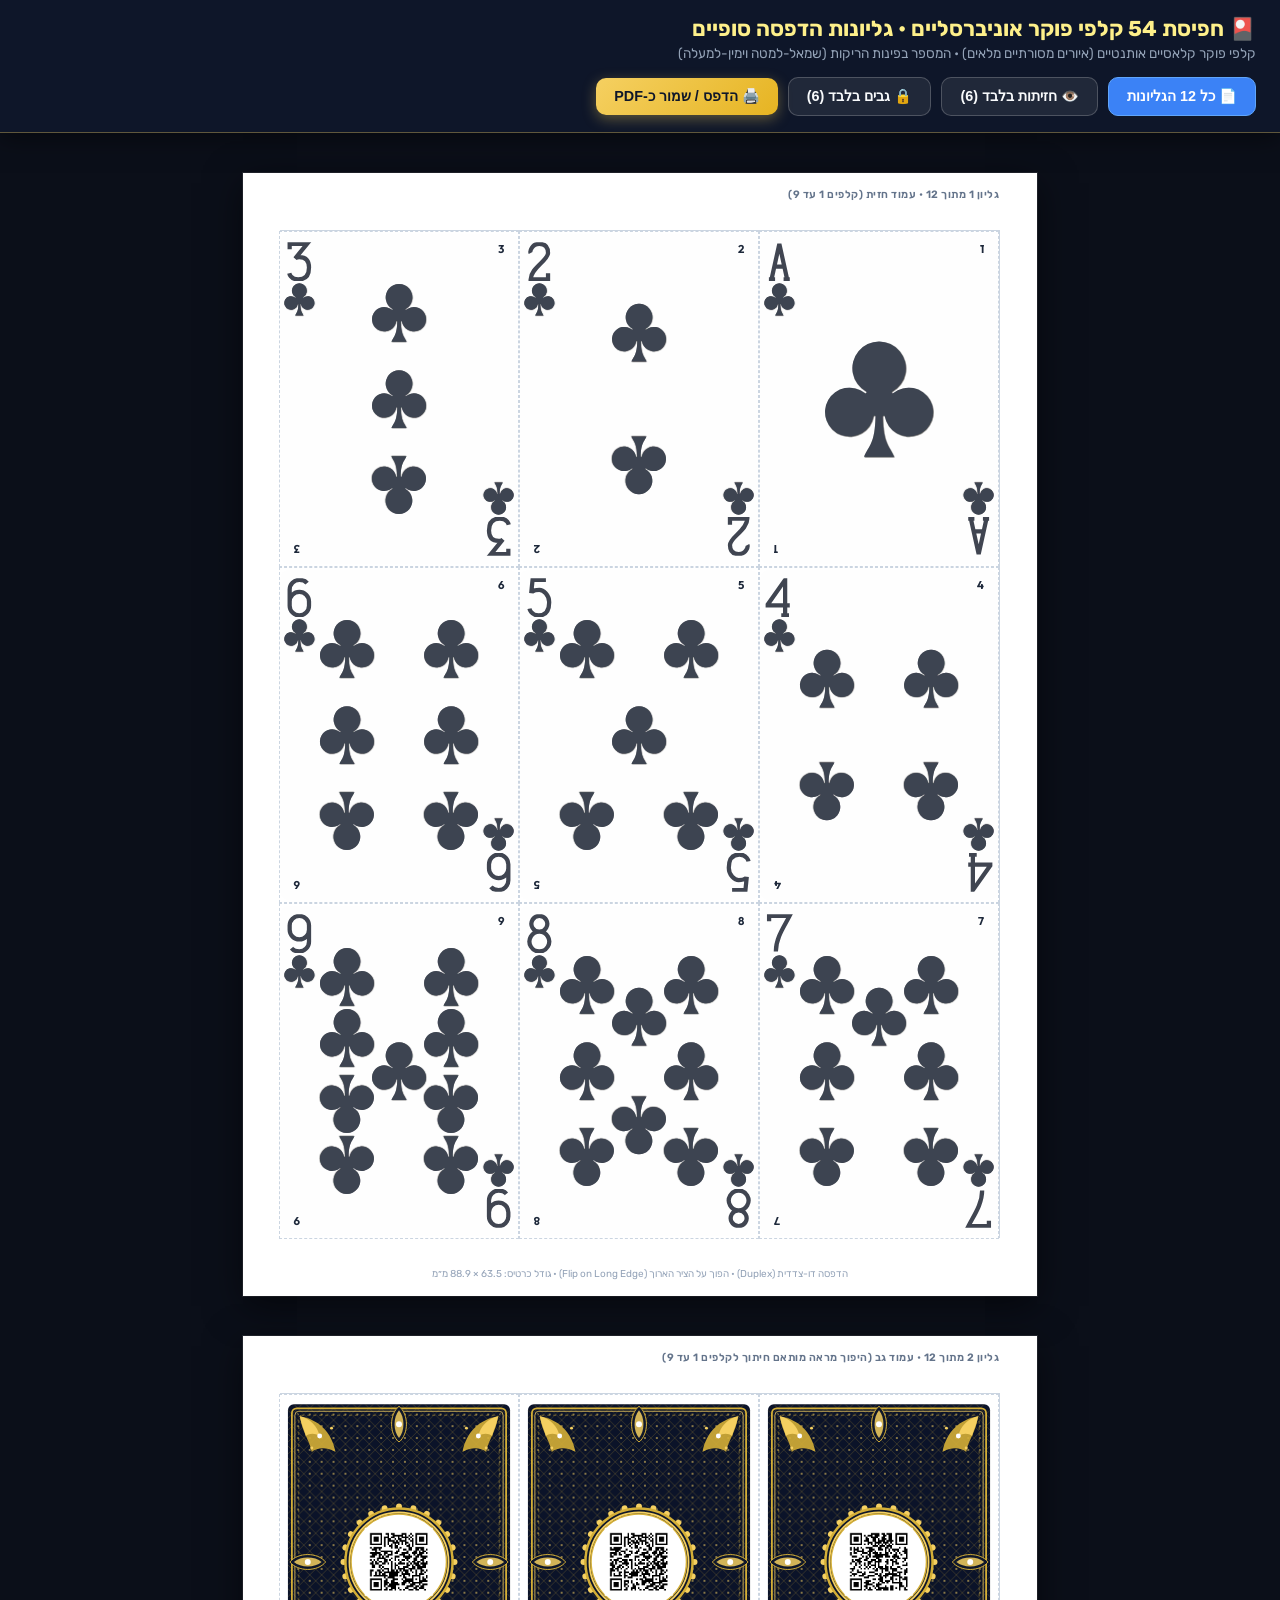
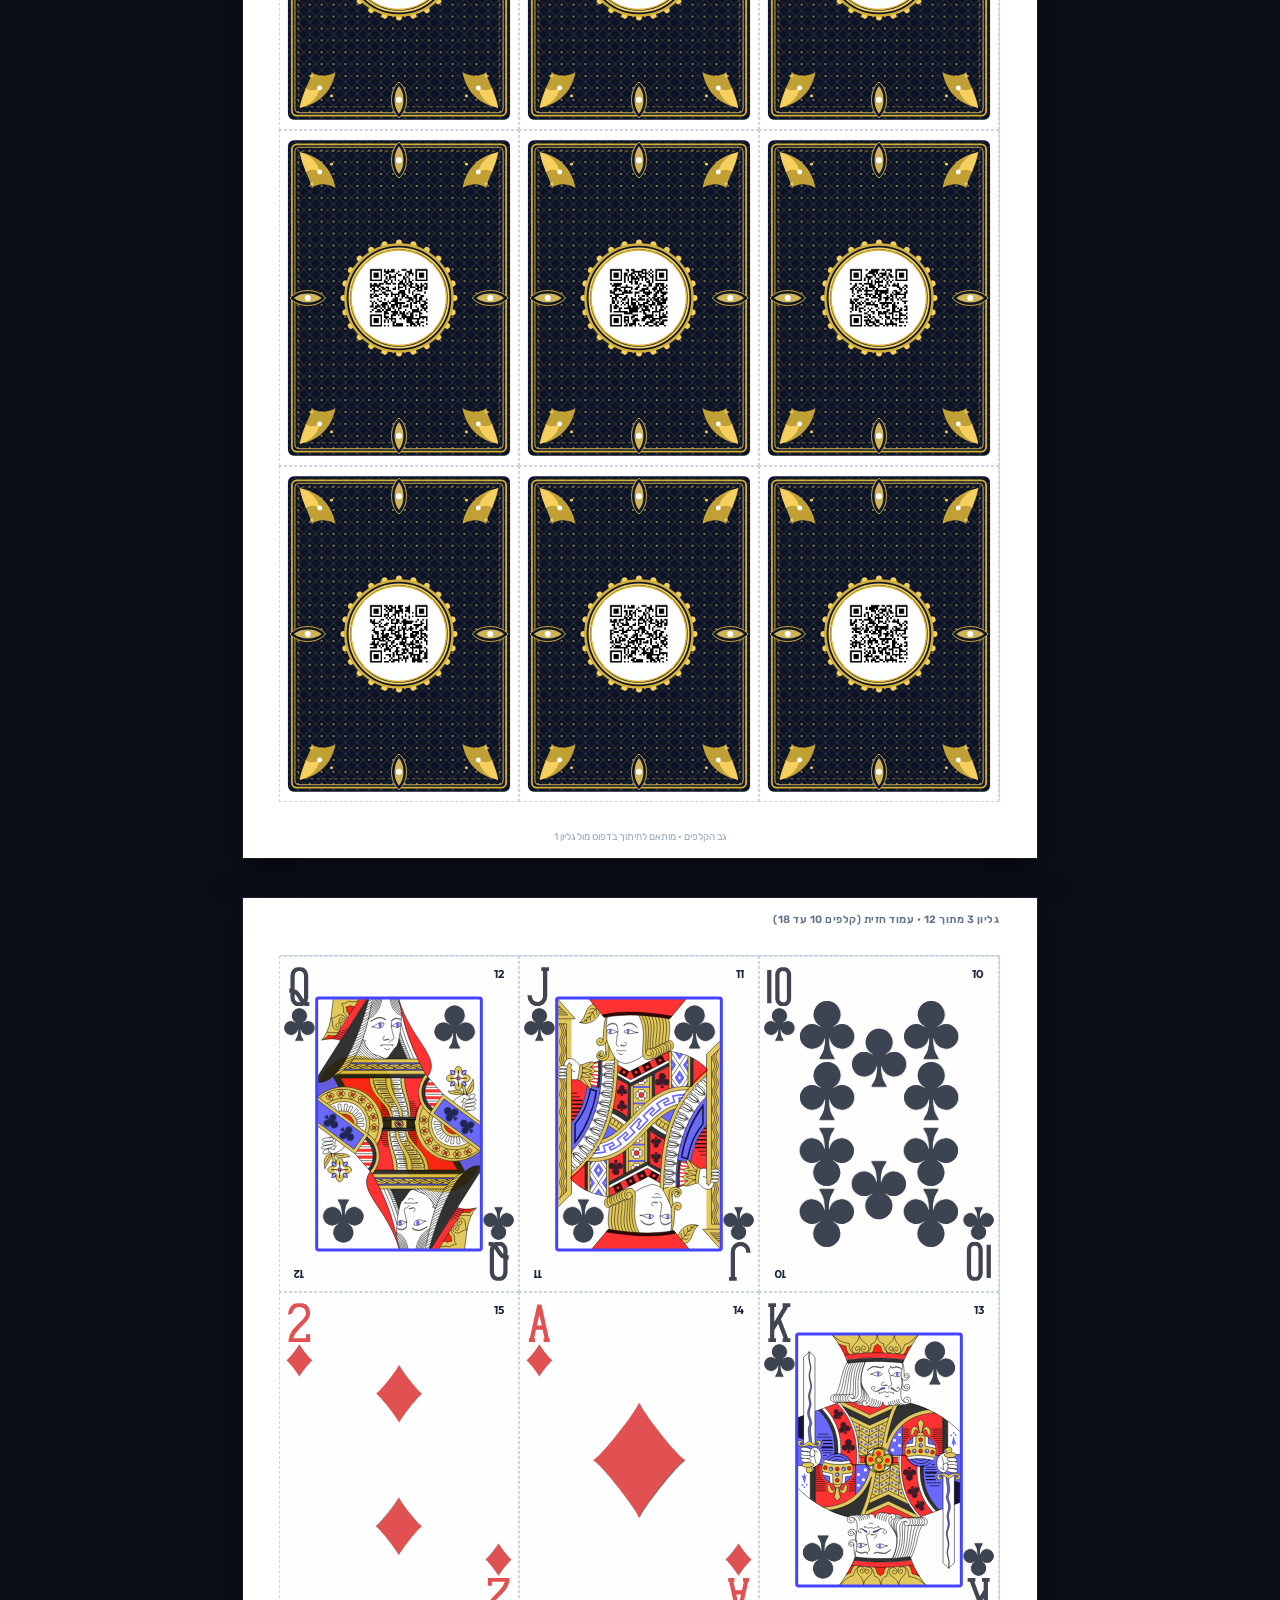
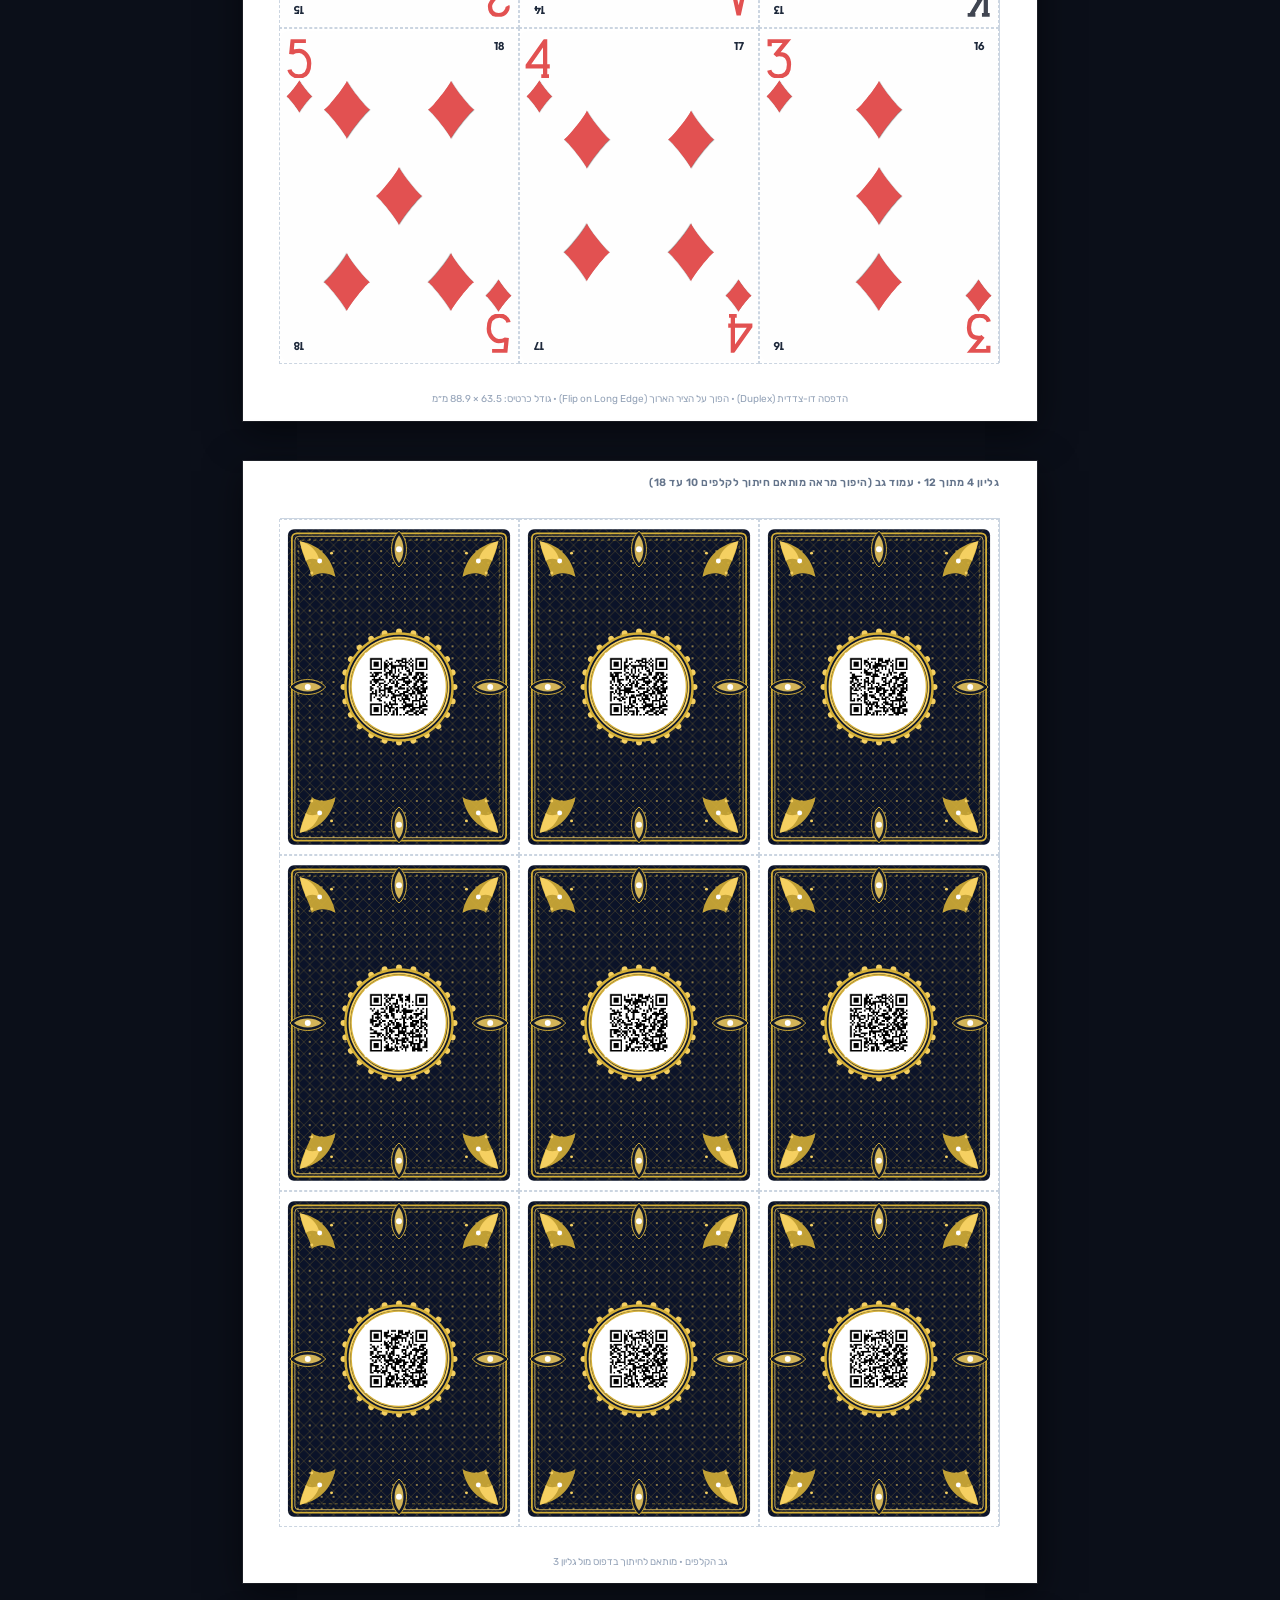
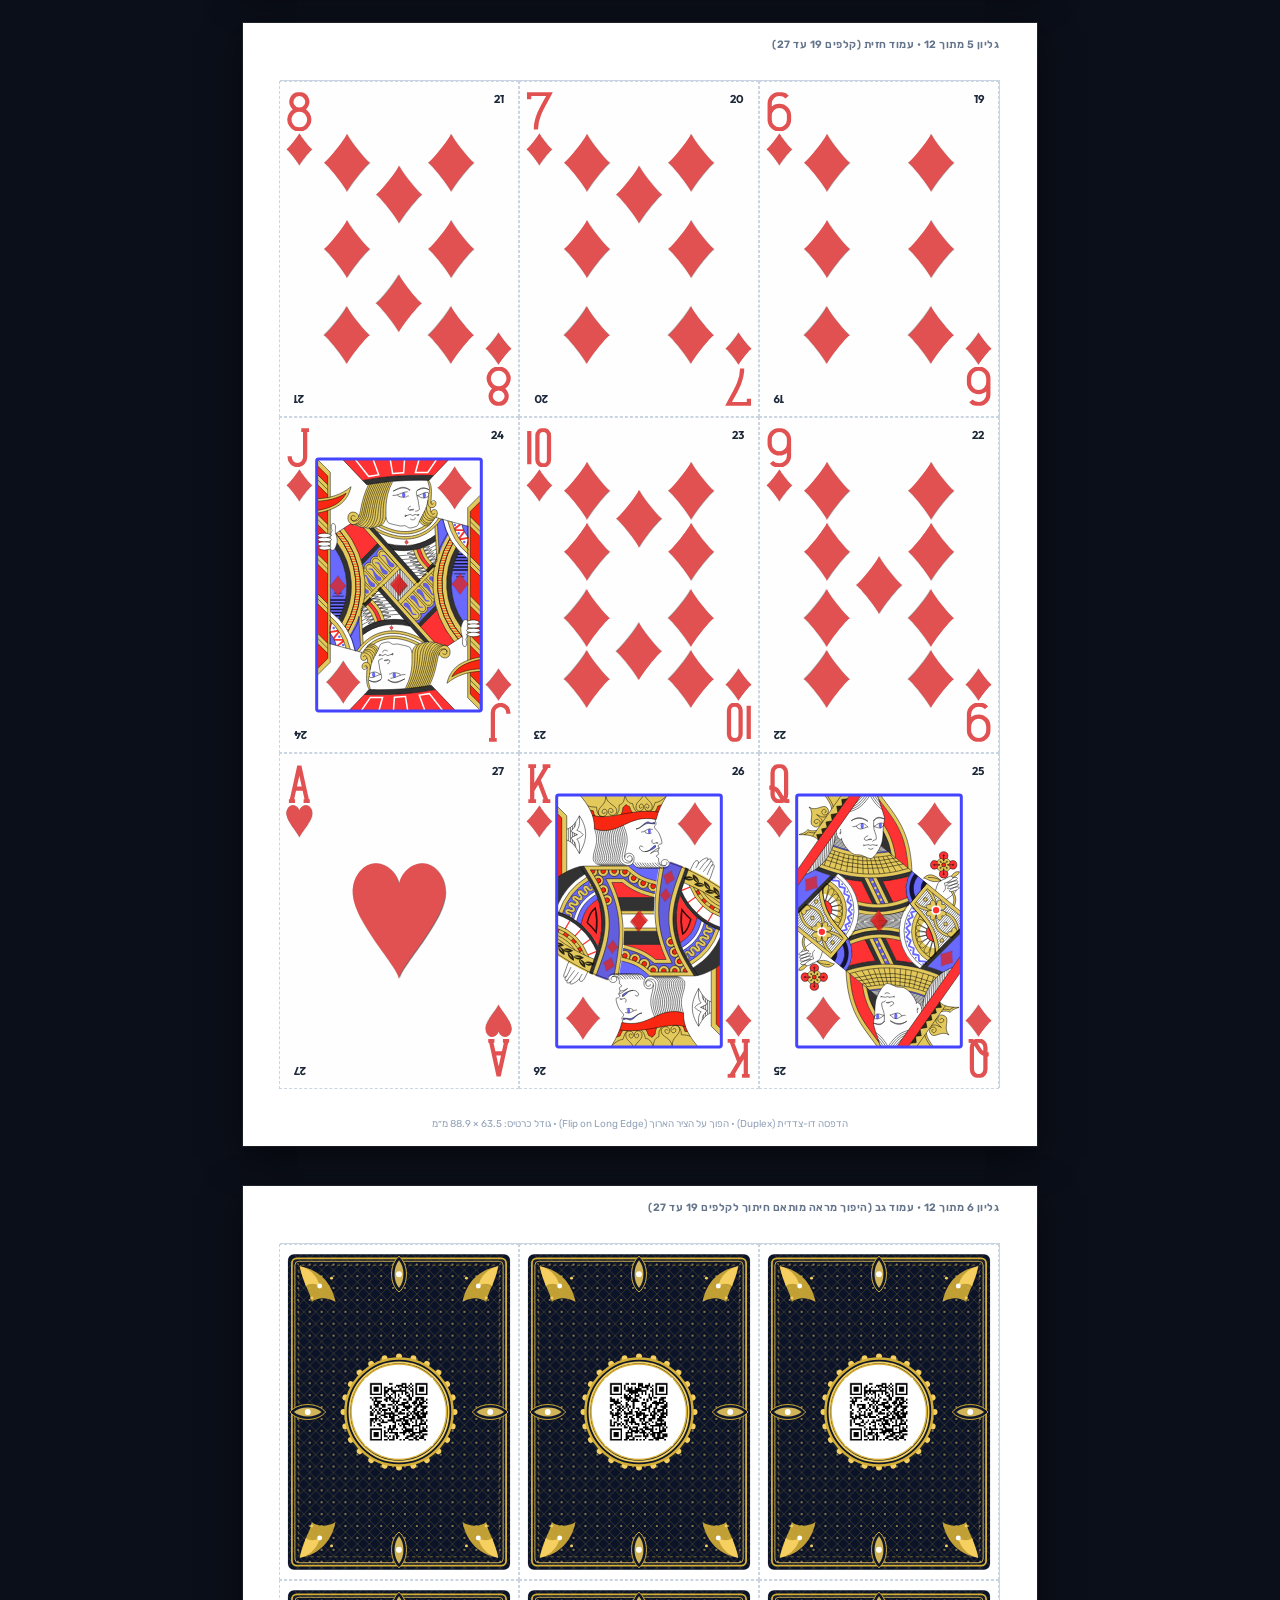
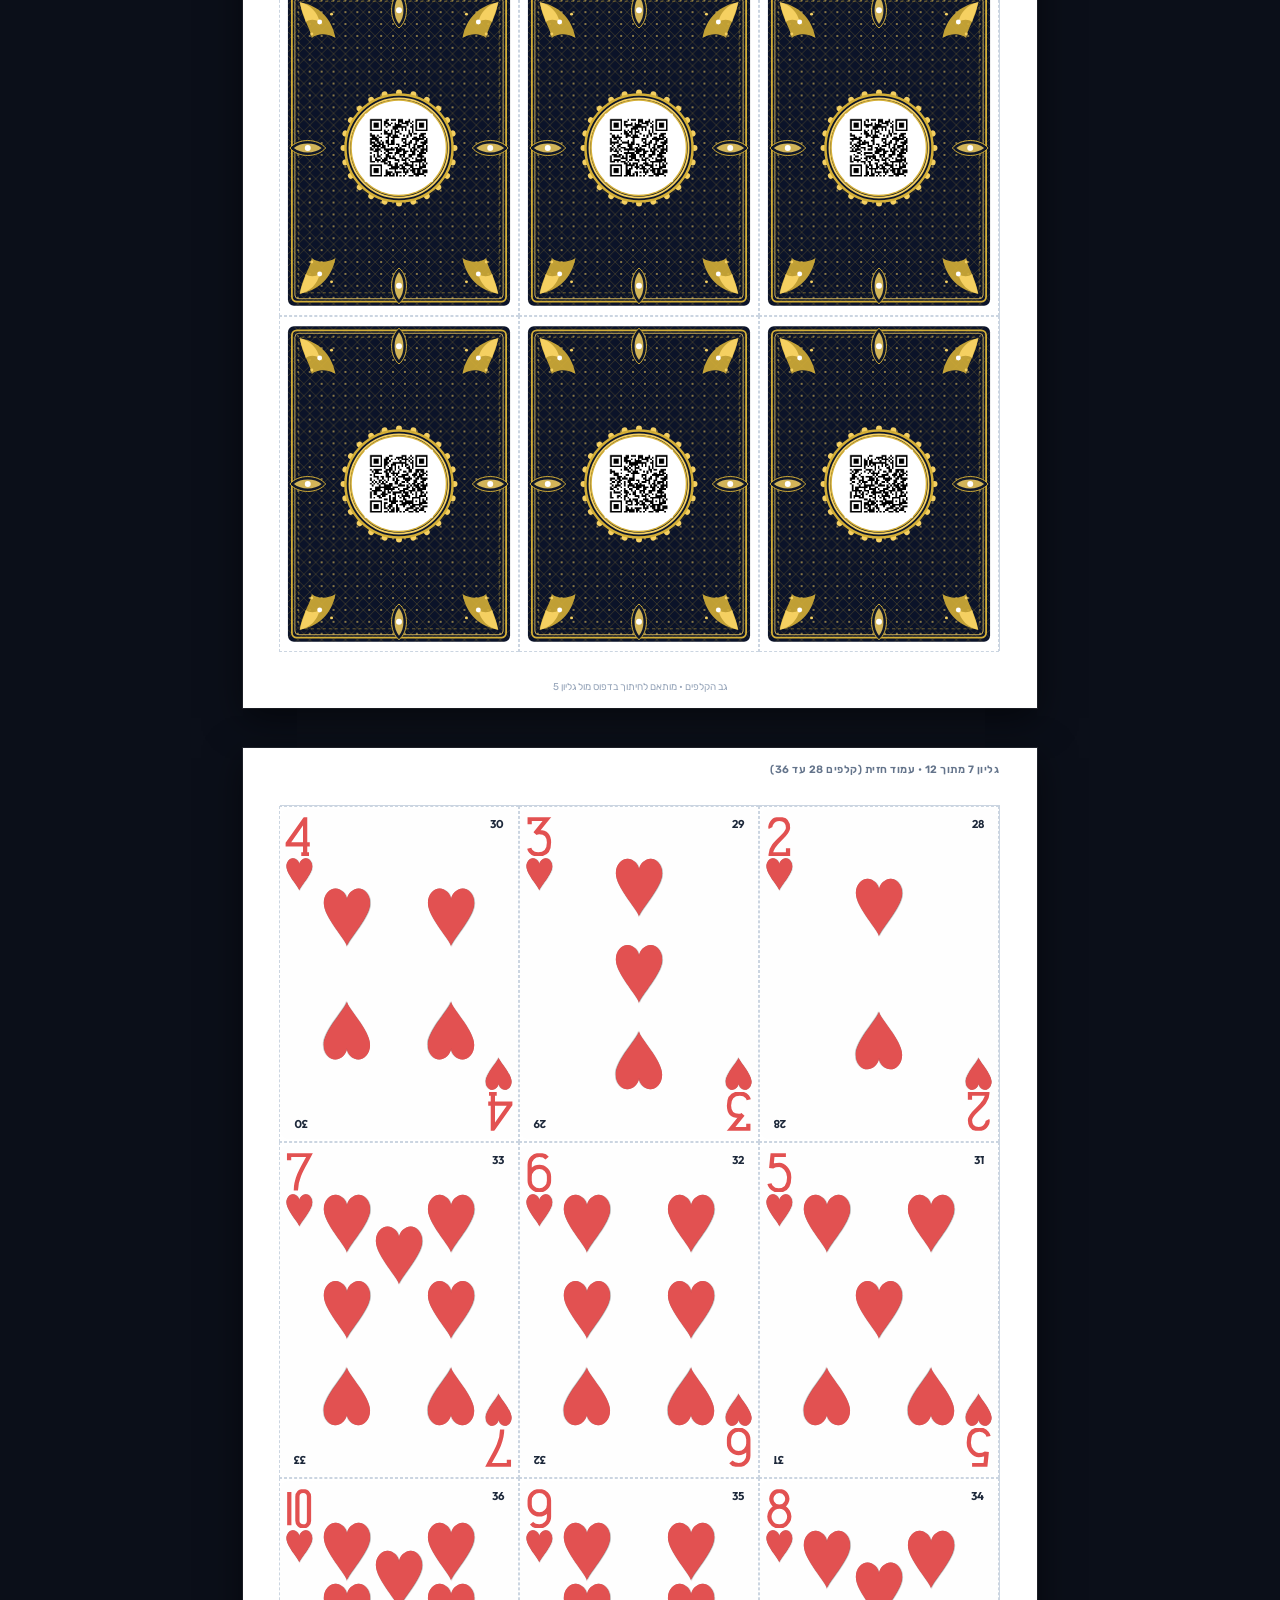
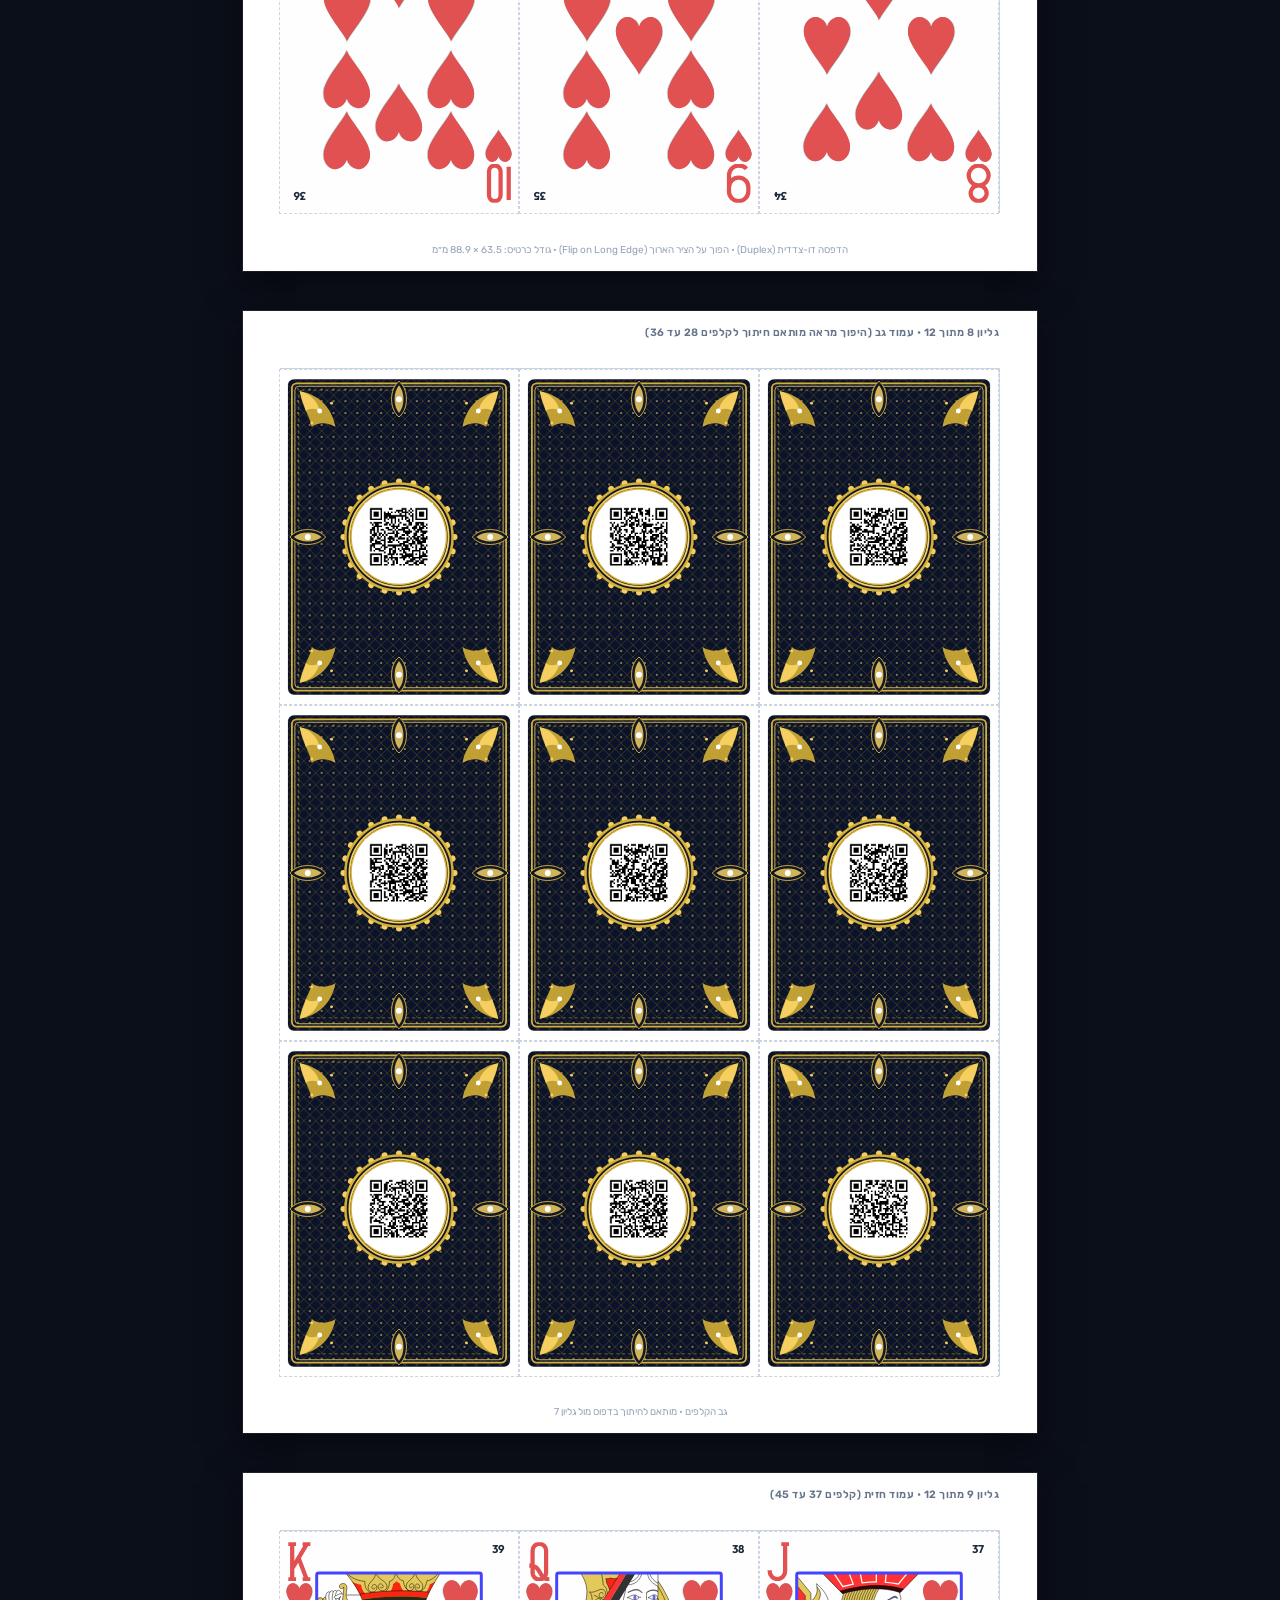
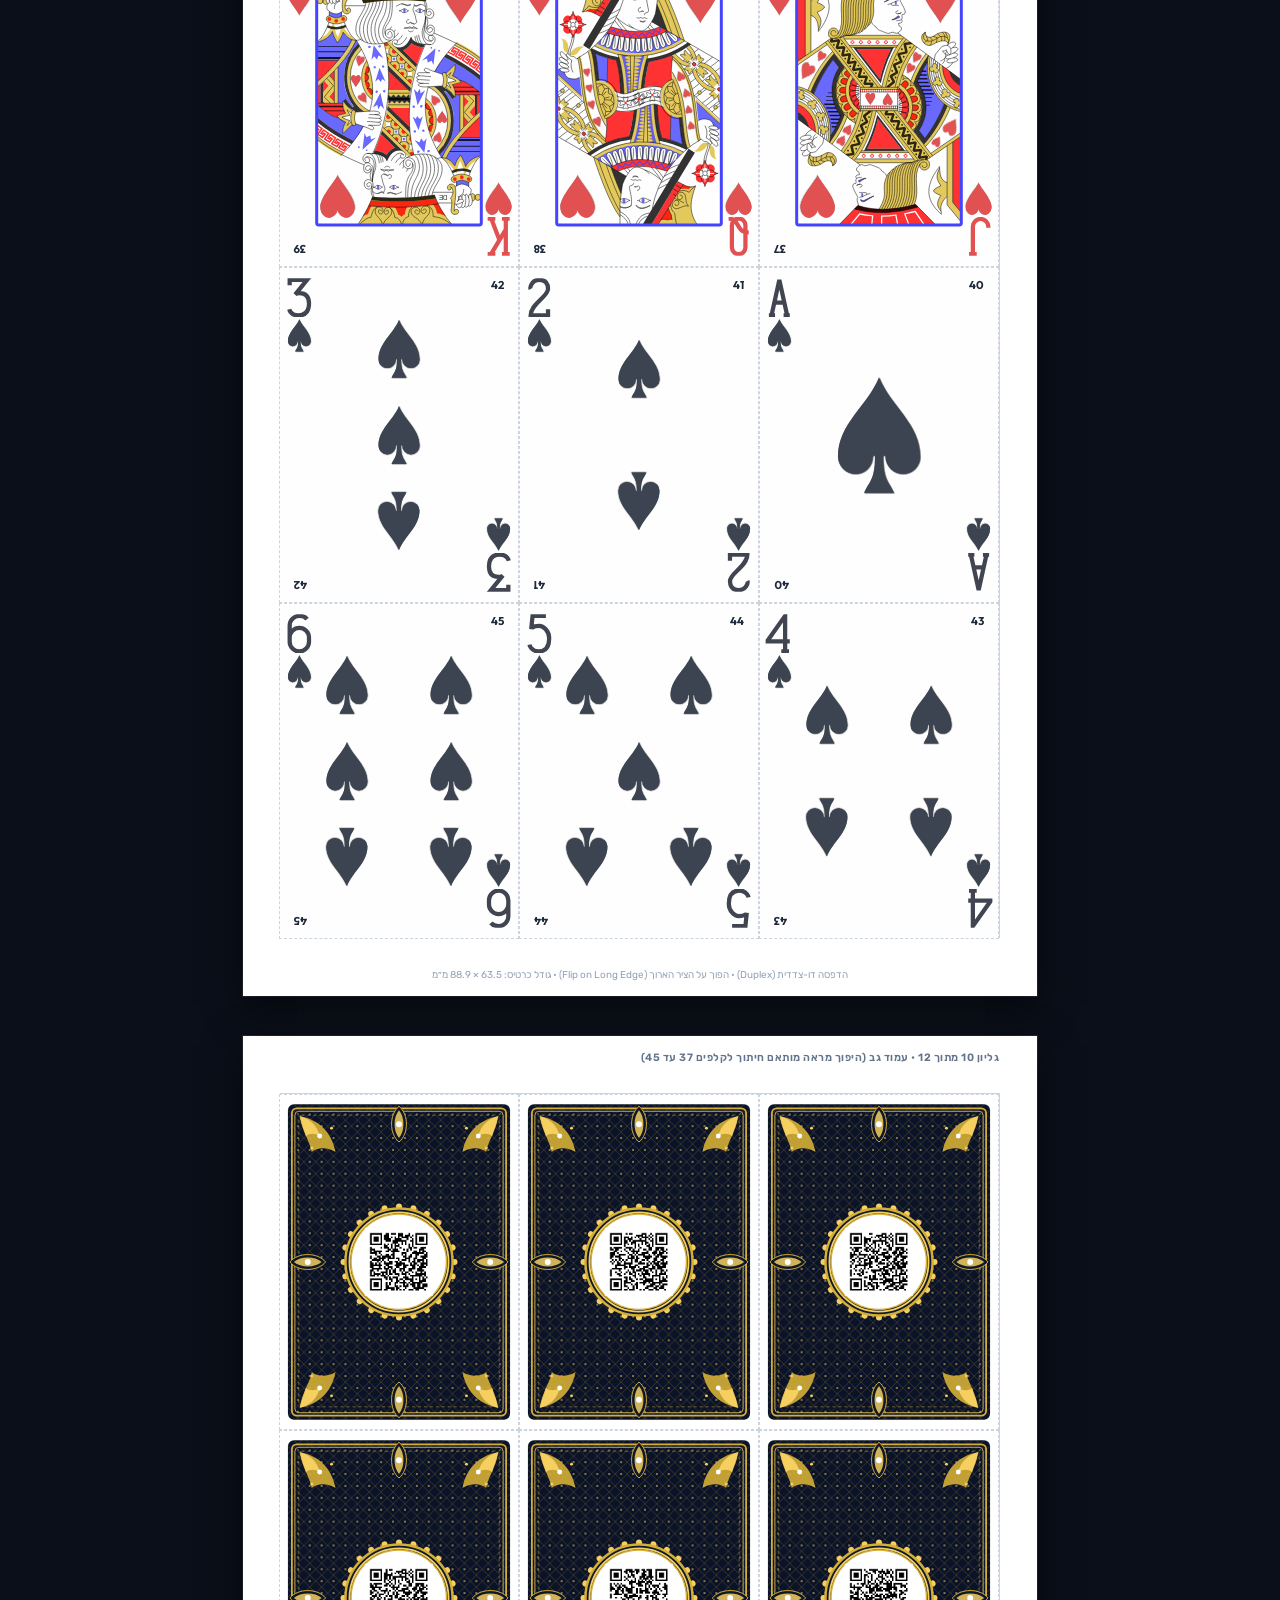
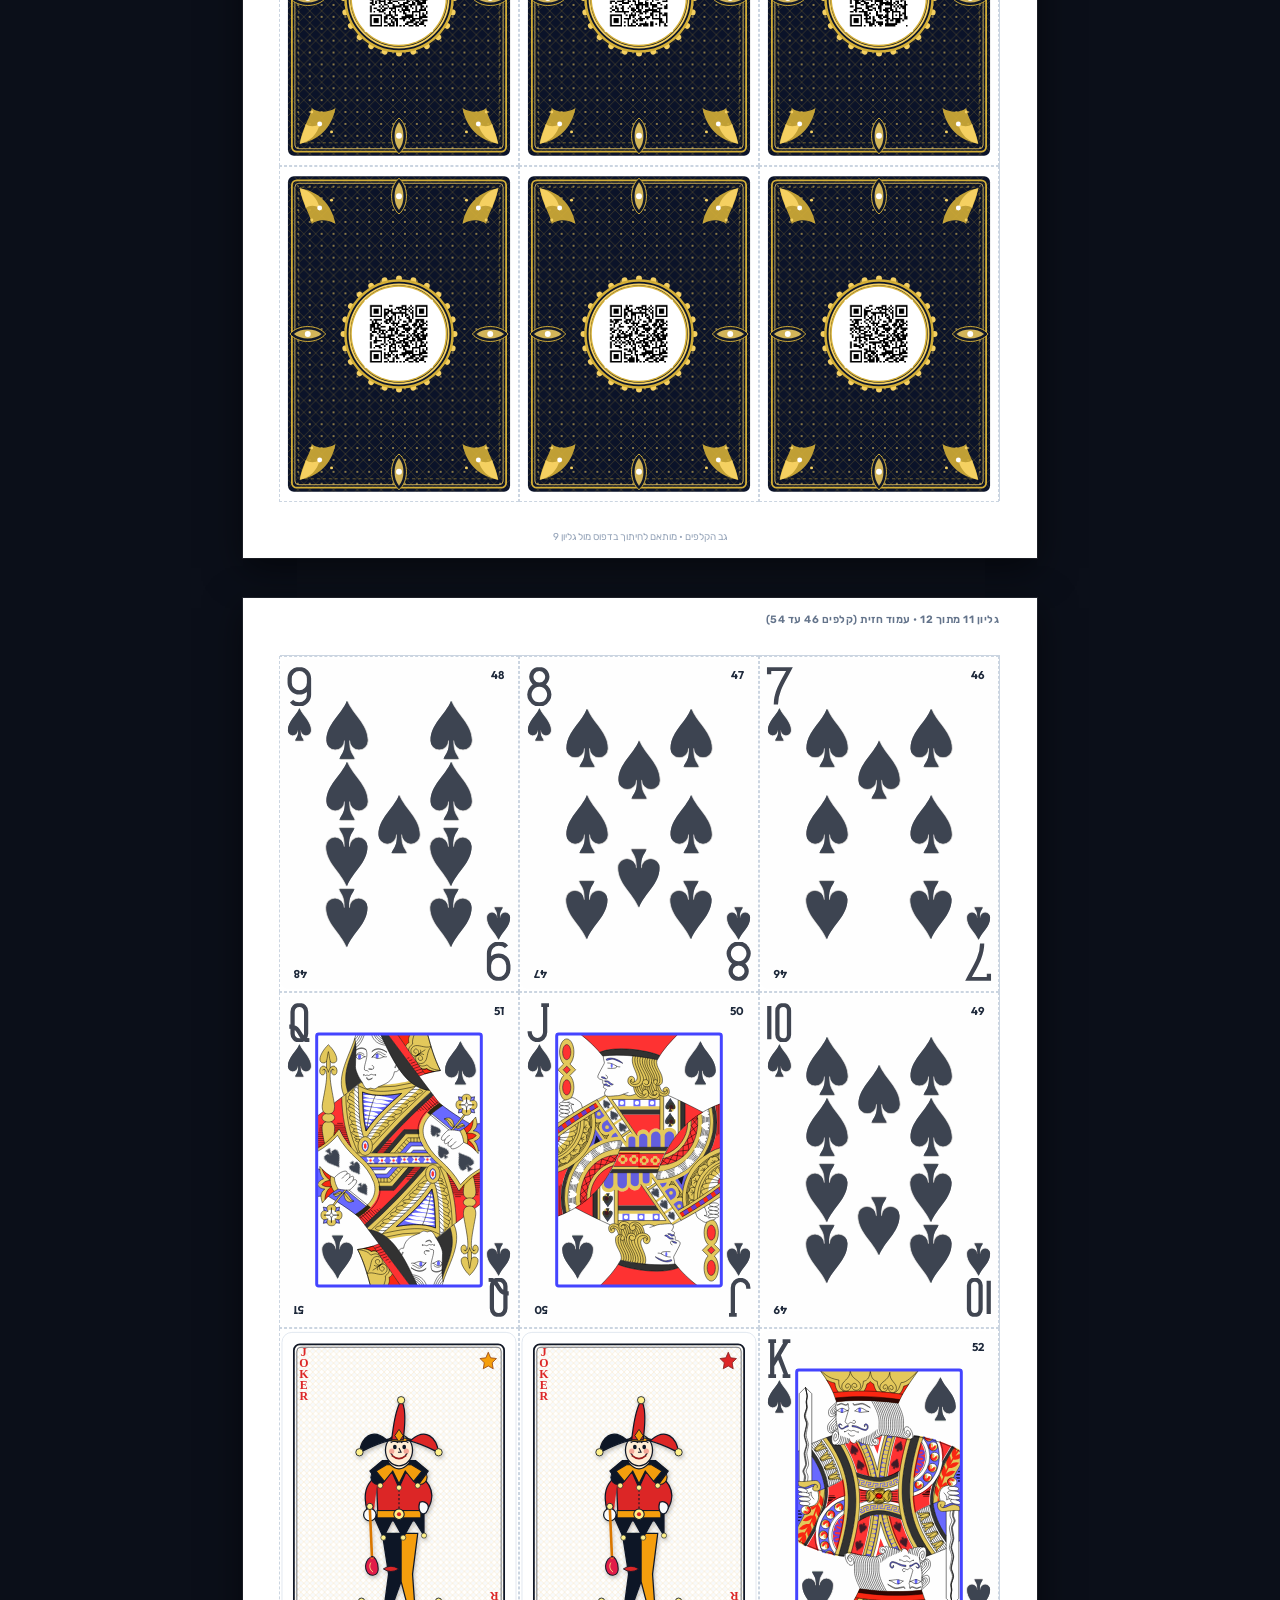
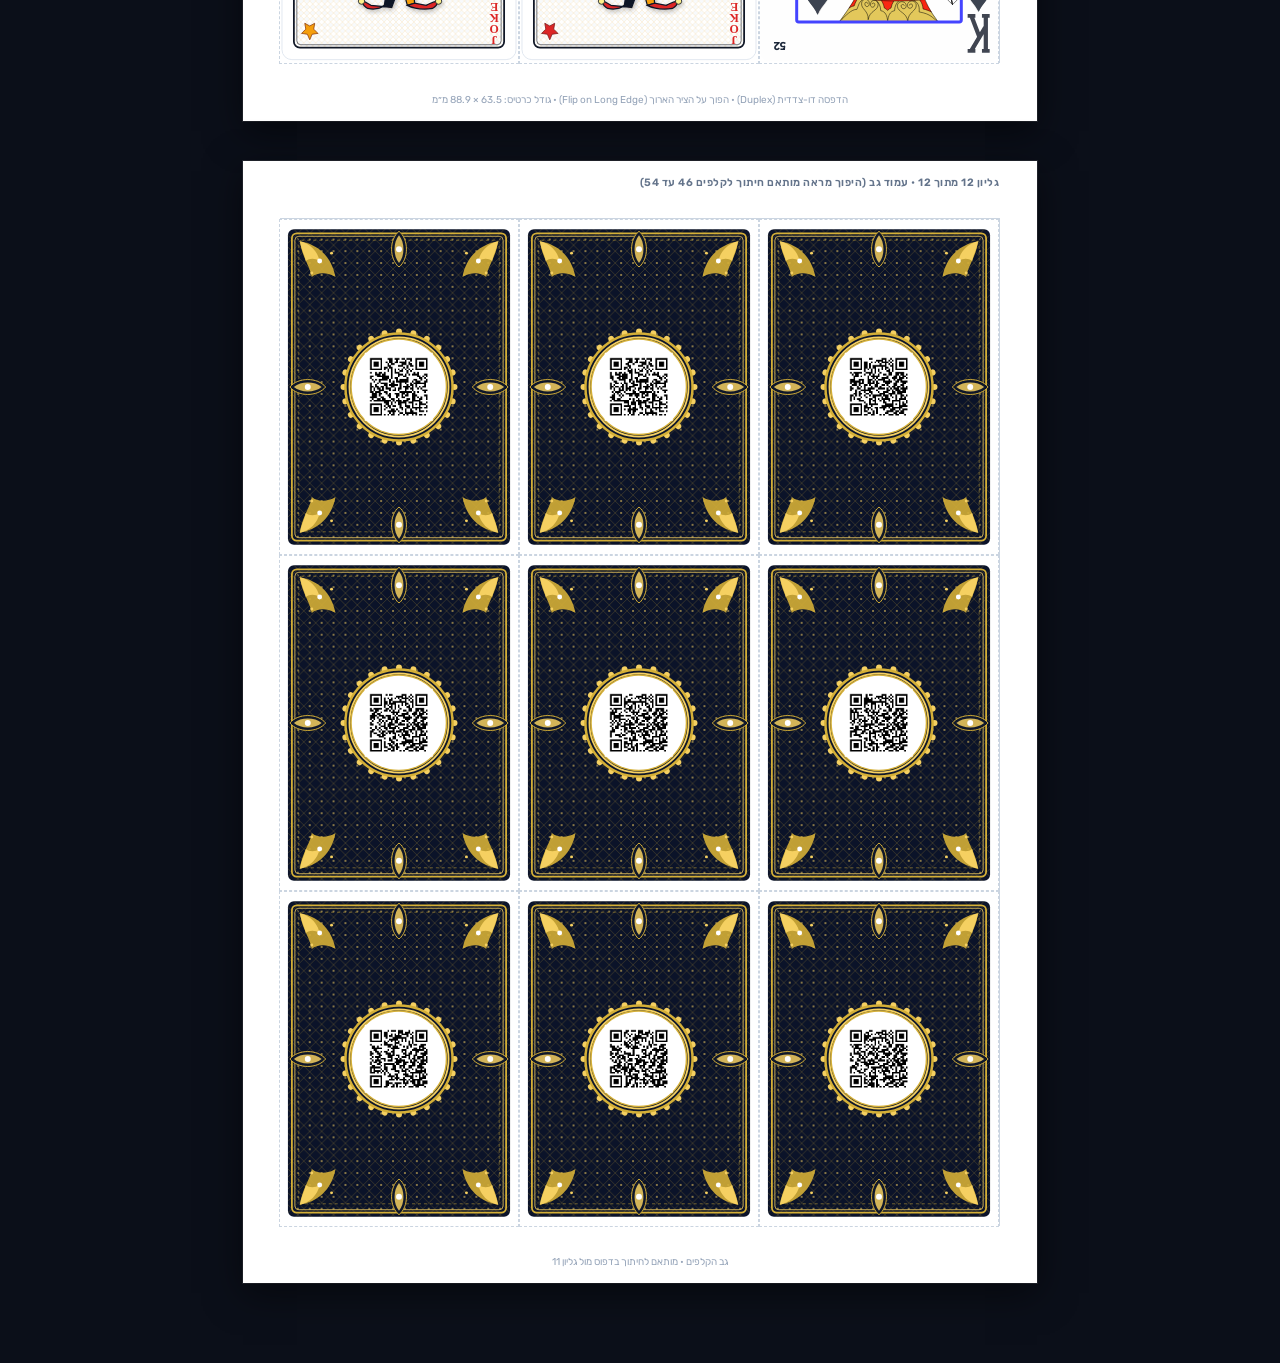
<file: universal_print.html>
<!DOCTYPE html>
<html lang="he" dir="rtl">
<head>
  <meta name="robots" content="noindex, nofollow, noarchive, nosnippet">
  <meta name="googlebot" content="noindex, nofollow, noarchive, nosnippet">

  <meta charset="UTF-8">
  <meta name="viewport" content="width=device-width, initial-scale=1.0">
  <title>חפיסת 54 קלפי פוקר אוניברסליים • גליונות הדפסה סופיים לדפוס</title>
  
  <!-- Authentic English/Rouen Vector Playing Cards Engine -->
  <script src="cardmeister.js"></script>
  
  <link rel="preconnect" href="https://fonts.googleapis.com">
  <link rel="preconnect" href="https://fonts.gstatic.com" crossorigin>
  <link href="https://fonts.googleapis.com/css2?family=Outfit:wght@600;700;800&family=Playfair+Display:ital,wght@0,700;1,700&family=Rubik:wght@400;500;600;700&display=swap" rel="stylesheet">
  
  <style>
    :root {
      --card-w: 63.5mm;
      --card-h: 88.9mm;
      --page-w: 210mm;
      --page-h: 297mm;
      --margin-x: 9.75mm;
      --margin-y: 15.15mm;
      --border-guide: #cbd5e1;
    }

    * {
      box-sizing: border-box;
      margin: 0;
      padding: 0;
    }

    body {
      background-color: #0b0f19;
      color: #1e293b;
      font-family: 'Rubik', sans-serif;
      min-height: 100vh;
    }

    /* Screen UI Controls (Hidden on Print) */
    .screen-control-bar {
      position: sticky;
      top: 0;
      z-index: 1000;
      background: rgba(15, 23, 42, 0.96);
      backdrop-filter: blur(12px);
      border-bottom: 1px solid rgba(245, 208, 97, 0.35);
      padding: 16px 24px;
      color: #f8fafc;
      box-shadow: 0 4px 24px rgba(0,0,0,0.5);
    }

    .control-container {
      max-width: 1250px;
      margin: 0 auto;
      display: flex;
      flex-wrap: wrap;
      justify-content: space-between;
      align-items: center;
      gap: 16px;
    }

    .control-title-box h1 {
      font-size: 1.35rem;
      font-weight: 700;
      color: #fef08a;
      display: flex;
      align-items: center;
      gap: 8px;
    }

    .control-title-box p {
      font-size: 0.85rem;
      color: #94a3b8;
      margin-top: 4px;
    }

    .control-actions {
      display: flex;
      align-items: center;
      gap: 10px;
      flex-wrap: wrap;
    }

    .btn {
      display: inline-flex;
      align-items: center;
      gap: 6px;
      padding: 10px 18px;
      border-radius: 10px;
      font-size: 0.9rem;
      font-weight: 600;
      cursor: pointer;
      border: none;
      text-decoration: none;
      transition: all 0.2s ease;
    }

    .btn-gold {
      background: linear-gradient(135deg, #f5d061, #e6b422);
      color: #0f172a;
      box-shadow: 0 4px 14px rgba(245, 208, 97, 0.35);
    }
    .btn-gold:hover {
      transform: translateY(-2px);
      box-shadow: 0 6px 20px rgba(245, 208, 97, 0.5);
    }

    .btn-outline {
      background: rgba(255, 255, 255, 0.08);
      color: #f8fafc;
      border: 1px solid rgba(255, 255, 255, 0.2);
    }
    .btn-outline:hover {
      background: rgba(255, 255, 255, 0.16);
    }

    .view-filter-btn.active {
      background: #3b82f6;
      color: #fff;
      border-color: #60a5fa;
    }

    /* Print Preview Wrapper */
    .print-preview-wrapper {
      padding: 40px 10px 80px;
      display: flex;
      flex-direction: column;
      align-items: center;
      gap: 40px;
    }

    /* An A4 Sheet on Screen */
    .a4-sheet {
      width: var(--page-w);
      height: var(--page-h);
      background: #ffffff;
      box-shadow: 0 10px 35px rgba(0, 0, 0, 0.5), 0 0 0 1px rgba(255,255,255,0.1);
      position: relative;
      padding: var(--margin-y) var(--margin-x);
      box-sizing: border-box;
      display: flex;
      flex-direction: column;
      justify-content: center;
      align-items: center;
      page-break-after: always;
      break-after: page;
    }

    .sheet-meta-tag {
      position: absolute;
      top: 4mm;
      right: 10mm;
      font-size: 8pt;
      font-weight: 600;
      color: #64748b;
      letter-spacing: 0.5px;
      direction: rtl;
    }

    .sheet-duplex-hint {
      position: absolute;
      bottom: 4mm;
      left: 10mm;
      right: 10mm;
      text-align: center;
      font-size: 7.5pt;
      color: #94a3b8;
    }

    /* 3x3 Cards Grid (190.5mm x 266.7mm) */
    .cards-grid-3x3 {
      display: grid;
      grid-template-columns: repeat(3, var(--card-w));
      grid-template-rows: repeat(3, var(--card-h));
      width: 190.5mm;
      height: 266.7mm;
      box-sizing: border-box;
      border: 0.5pt solid var(--border-guide);
    }

    /* Individual Poker Card Cell (63.5mm x 88.9mm) */
    .card-cell {
      width: var(--card-w);
      height: var(--card-h);
      box-sizing: border-box;
      border: 0.5pt dashed var(--border-guide);
      position: relative;
      background: #ffffff;
      overflow: hidden;
    }

    /* The Genuine Vector Card Container */
    .card-inner-poker {
      position: absolute;
      inset: 0;
      background: #ffffff;
      overflow: hidden;
      box-sizing: border-box;
    }

    playing-card {
      width: 100%;
      height: 100%;
      display: block;
    }

    playing-card img {
      width: 100%;
      height: 100%;
      display: block;
      object-fit: fill;
    }

    /* TOP-RIGHT CORNER: SERIAL NUMBER (EMPTY CORNER) */
    .card-corner-top-right {
      position: absolute;
      top: 3.2mm;
      right: 3.8mm;
      font-family: 'Outfit', sans-serif;
      font-size: 8.5pt;
      font-weight: 700;
      color: #1e293b;
      z-index: 10;
      line-height: 1;
      pointer-events: none;
      letter-spacing: -0.2px;
    }

    /* BOTTOM-LEFT CORNER: SERIAL NUMBER (EMPTY CORNER, INVERTED) */
    .card-corner-bottom-left {
      position: absolute;
      bottom: 3.2mm;
      left: 3.8mm;
      font-family: 'Outfit', sans-serif;
      font-size: 8.5pt;
      font-weight: 700;
      color: #1e293b;
      z-index: 10;
      line-height: 1;
      transform: rotate(180deg);
      pointer-events: none;
      letter-spacing: -0.2px;
    }

    /* JOKER CARD STYLING */
    .joker-card-box {
      width: 100%;
      height: 100%;
      display: flex;
      flex-direction: column;
      align-items: center;
      justify-content: center;
      background: #ffffff;
      position: relative;
    }

    .joker-corner-top-left {
      position: absolute;
      top: 3mm;
      left: 3.8mm;
      font-family: 'Playfair Display', serif;
      font-size: 11pt;
      font-weight: 700;
      line-height: 1;
      text-align: center;
    }

    .joker-corner-bottom-right {
      position: absolute;
      bottom: 3mm;
      right: 3.8mm;
      font-family: 'Playfair Display', serif;
      font-size: 11pt;
      font-weight: 700;
      line-height: 1;
      text-align: center;
      transform: rotate(180deg);
    }

    .joker-center-container {
      width: 48mm;
      height: 68mm;
      display: flex;
      align-items: center;
      justify-content: center;
    }

    /* CARD BACK (QR MEDALLION) */
    .card-back {
      background: radial-gradient(circle at center, #1e293b 0%, #090e17 100%);
      border: 3mm solid #ffffff;
      height: 100%;
      display: flex;
      flex-direction: column;
      align-items: center;
      justify-content: center;
      position: relative;
    }

    /* Filigree ornament border */
    .back-ornate-frame {
      position: absolute;
      inset: 2mm;
      border: 1.2pt solid rgba(212, 175, 55, 0.45);
      border-radius: 2mm;
      pointer-events: none;
    }

    .back-ornate-inner {
      position: absolute;
      inset: 3.5mm;
      border: 0.6pt solid rgba(212, 175, 55, 0.25);
      pointer-events: none;
    }

    .filigree-ring {
      position: relative;
      width: 42mm;
      height: 42mm;
      border-radius: 50%;
      border: 1.5pt solid #d4af37;
      box-shadow: 0 0 12pt rgba(212, 175, 55, 0.45);
      display: flex;
      align-items: center;
      justify-content: center;
      background: #ffffff;
      z-index: 5;
      overflow: hidden;
    }

    .qr-print-img {
      width: 32mm;
      height: 32mm;
      display: block;
      object-fit: contain;
    }

    .back-brand-text {
      position: absolute;
      bottom: 4.5mm;
      font-size: 6.5pt;
      color: #fef08a;
      letter-spacing: 1.5px;
      text-transform: uppercase;
      font-weight: 600;
      opacity: 0.9;
    }

    /* Print Styles: Direct to PDF / Print Shop */
    @media print {
      @page {
        size: A4 portrait;
        margin: 0;
      }

      body {
        background: #ffffff !important;
        color: #000000 !important;
        padding: 0 !important;
      }

      .screen-control-bar {
        display: none !important;
      }

      .print-preview-wrapper {
        padding: 0 !important;
        gap: 0 !important;
      }

      .a4-sheet {
        box-shadow: none !important;
        margin: 0 !important;
        page-break-after: always !important;
        break-after: page !important;
        -webkit-print-color-adjust: exact !important;
        print-color-adjust: exact !important;
      }

      .card-cell {
        border-color: #cbd5e1 !important;
      }
    }
  
    /* STANDARD CASINO RED CARD BACK FOR PRINT */
    .card-back-red-print {
      position: relative;
      width: 100%;
      height: 100%;
      background: #ffffff;
      border-radius: 3.5mm;
      overflow: hidden;
      display: flex;
      align-items: center;
      justify-content: center;
    }

    .card-back-red-asset {
      position: absolute;
      inset: 0;
      width: 100%;
      height: 100%;
      object-fit: fill;
      display: block;
    }

    .qr-print-medallion {
      position: absolute;
      top: 50%;
      left: 50%;
      transform: translate(-50%, -50%);
      width: 25mm;
      height: 25mm;
      background: #ffffff;
      border-radius: 50%;
      display: flex;
      align-items: center;
      justify-content: center;
      z-index: 5;
      box-shadow: 0 0 0 0.4mm #d4af37;
    }

    .qr-print-medallion .qr-print-img {
      width: 18mm;
      height: 18mm;
      display: block;
      object-fit: contain;
    }

  </style>
</head>
<body>

  <!-- Screen Control Bar -->
  <div class="screen-control-bar">
    <div class="control-container">
      <div class="control-title-box">
        <h1>🎴 חפיסת 54 קלפי פוקר אוניברסליים • גליונות הדפסה סופיים</h1>
        <p>קלפי פוקר קלאסיים אותנטיים (איורים מסורתיים מלאים) • המספר בפינות הריקות (שמאל-למטה וימין-למעלה)</p>
      </div>

      <div class="control-actions">
        <button type="button" class="btn btn-outline view-filter-btn active" onclick="showSheets('all')">📄 כל 12 הגליונות</button>
        <button type="button" class="btn btn-outline view-filter-btn" onclick="showSheets('fronts')">👁️ חזיתות בלבד (6)</button>
        <button type="button" class="btn btn-outline view-filter-btn" onclick="showSheets('backs')">🔒 גבים בלבד (6)</button>
        <button type="button" class="btn btn-gold" onclick="window.print()">🖨️ הדפס / שמור כ-PDF</button>
      </div>
    </div>
  </div>

  <!-- Sheets Container -->
  <div class="print-preview-wrapper" id="sheetsWrapper">
    <!-- Generated by JavaScript -->
  </div>

  <script>
    // MASTER 54 CARDS DATABASE
    const DECK = [
      // CLUBS (1-13)
      { num: 1, cid: 'Ac', title: 'אס תלתן' },
      { num: 2, cid: '2c', title: '2 תלתן' },
      { num: 3, cid: '3c', title: '3 תלתן' },
      { num: 4, cid: '4c', title: '4 תלתן' },
      { num: 5, cid: '5c', title: '5 תלתן' },
      { num: 6, cid: '6c', title: '6 תלתן' },
      { num: 7, cid: '7c', title: '7 תלתן' },
      { num: 8, cid: '8c', title: '8 תלתן' },
      { num: 9, cid: '9c', title: '9 תלתן' },
      { num: 10, cid: 'Tc', title: '10 תלתן' },
      { num: 11, cid: 'Jc', title: 'נסיך תלתן' },
      { num: 12, cid: 'Qc', title: 'מלכה תלתן' },
      { num: 13, cid: 'Kc', title: 'מלך תלתן' },

      // DIAMONDS (14-26)
      { num: 14, cid: 'Ad', title: 'אס יהלום' },
      { num: 15, cid: '2d', title: '2 יהלום' },
      { num: 16, cid: '3d', title: '3 יהלום' },
      { num: 17, cid: '4d', title: '4 יהלום' },
      { num: 18, cid: '5d', title: '5 יהלום' },
      { num: 19, cid: '6d', title: '6 יהלום' },
      { num: 20, cid: '7d', title: '7 יהלום' },
      { num: 21, cid: '8d', title: '8 יהלום' },
      { num: 22, cid: '9d', title: '9 יהלום' },
      { num: 23, cid: 'Td', title: '10 יהלום' },
      { num: 24, cid: 'Jd', title: 'נסיך יהלום' },
      { num: 25, cid: 'Qd', title: 'מלכה יהלום' },
      { num: 26, cid: 'Kd', title: 'מלך יהלום' },

      // HEARTS (27-39)
      { num: 27, cid: 'Ah', title: 'אס לב' },
      { num: 28, cid: '2h', title: '2 לב' },
      { num: 29, cid: '3h', title: '3 לב' },
      { num: 30, cid: '4h', title: '4 לב' },
      { num: 31, cid: '5h', title: '5 לב' },
      { num: 32, cid: '6h', title: '6 לב' },
      { num: 33, cid: '7h', title: '7 לב' },
      { num: 34, cid: '8h', title: '8 לב' },
      { num: 35, cid: '9h', title: '9 לב' },
      { num: 36, cid: 'Th', title: '10 לב' },
      { num: 37, cid: 'Jh', title: 'נסיך לב' },
      { num: 38, cid: 'Qh', title: 'מלכה לב' },
      { num: 39, cid: 'Kh', title: 'מלך לב' },

      // SPADES (40-52)
      { num: 40, cid: 'As', title: 'אס עלה' },
      { num: 41, cid: '2s', title: '2 עלה' },
      { num: 42, cid: '3s', title: '3 עלה' },
      { num: 43, cid: '4s', title: '4 עלה' },
      { num: 44, cid: '5s', title: '5 עלה' },
      { num: 45, cid: '6s', title: '6 עלה' },
      { num: 46, cid: '7s', title: '7 עלה' },
      { num: 47, cid: '8s', title: '8 עלה' },
      { num: 48, cid: '9s', title: '9 עלה' },
      { num: 49, cid: 'Ts', title: '10 עלה' },
      { num: 50, cid: 'Js', title: 'נסיך עלה' },
      { num: 51, cid: 'Qs', title: 'מלכה עלה' },
      { num: 52, cid: 'Ks', title: 'מלך עלה' },

      // JOKERS (53-54)
      { num: 53, isJoker: true, color: 'red', star: 'red', title: 'ג\'וקר (כוכב אדום)', media_file: 'assets/joker_red_star.svg' },
      { num: 54, isJoker: true, color: 'red', star: 'yellow', title: 'ג\'וקר (כוכב צהוב)', media_file: 'assets/joker_yellow_star.svg' }
    ];

    function getJokerVectorSVG(color) {
      return `
        <svg class="joker-vector-art" viewBox="0 0 140 180" width="100%" height="100%">
          <rect x="5" y="5" width="130" height="170" rx="4" fill="none" stroke="currentColor" stroke-width="1.2"/>
          <rect x="8" y="8" width="124" height="164" rx="2" fill="none" stroke="currentColor" stroke-width="0.6"/>
          
          <circle cx="12" cy="12" r="2" fill="currentColor"/>
          <circle cx="128" cy="12" r="2" fill="currentColor"/>
          <circle cx="12" cy="168" r="2" fill="currentColor"/>
          <circle cx="128" cy="168" r="2" fill="currentColor"/>
          
          <g transform="translate(20, 22)">
            <!-- Center Horn -->
            <path d="M50 48 Q46 20 50 2 Q54 20 50 48 Z" stroke="currentColor" stroke-width="1.8" fill="currentColor" fill-opacity="0.12"/>
            <circle cx="50" cy="2" r="3.5" fill="currentColor"/>
            
            <!-- Left Horn -->
            <path d="M42 48 C35 32, 15 22, 10 32 C7 38, 16 44, 25 45 C32 46, 38 48, 42 48" stroke="currentColor" stroke-width="1.8" fill="currentColor" fill-opacity="0.12"/>
            <circle cx="10" cy="32" r="3.5" fill="currentColor"/>

            <!-- Right Horn -->
            <path d="M58 48 C65 32, 85 22, 90 32 C93 38, 84 44, 75 45 C68 46, 62 48, 58 48" stroke="currentColor" stroke-width="1.8" fill="currentColor" fill-opacity="0.12"/>
            <circle cx="90" cy="32" r="3.5" fill="currentColor"/>

            <!-- Crown Band -->
            <path d="M26 48 Q50 54 74 48 L76 56 Q50 62 24 56 Z" stroke="currentColor" stroke-width="1.5" fill="currentColor" fill-opacity="0.25"/>
            
            <!-- Face -->
            <path d="M28 56 Q27 82 50 86 Q73 82 72 56" fill="#ffffff" stroke="currentColor" stroke-width="1.6"/>
            <path d="M37 66 Q42 62 45 66" stroke="currentColor" stroke-width="1.6" fill="none"/>
            <path d="M55 66 Q58 62 63 66" stroke="currentColor" stroke-width="1.6" fill="none"/>
            <circle cx="41" cy="65.5" r="1.2" fill="currentColor"/>
            <circle cx="59" cy="65.5" r="1.2" fill="currentColor"/>
            <path d="M36 74 Q50 82 64 74" stroke="currentColor" stroke-width="1.8" fill="none"/>
            <path d="M34 72 Q36 74 38 74" stroke="currentColor" stroke-width="1.2"/>
            <path d="M66 72 Q64 74 62 74" stroke="currentColor" stroke-width="1.2"/>

            <!-- Collar with bells -->
            <path d="M22 84 L30 102 L40 88 L50 104 L60 88 L70 102 L78 84" stroke="currentColor" stroke-width="1.6" fill="currentColor" fill-opacity="0.15"/>
            <circle cx="30" cy="102" r="2.5" fill="currentColor"/>
            <circle cx="50" cy="104" r="2.5" fill="currentColor"/>
            <circle cx="70" cy="102" r="2.5" fill="currentColor"/>
          </g>

          <text x="70" y="148" text-anchor="middle" font-family="'Playfair Display', serif" font-size="14" font-weight="700" letter-spacing="3" fill="currentColor">JOKER</text>
          <line x1="30" y1="154" x2="110" y2="154" stroke="currentColor" stroke-width="0.8"/>
          <circle cx="70" cy="154" r="2" fill="currentColor"/>
        </svg>
      `;
    }

    function generateCardFrontHTML(card) {
      if (card.isJoker) {
        const jokerSvg = card.num === 53 ? 'assets/joker_red_star.svg' : 'assets/joker_yellow_star.svg';
        return `
          <div class="card-cell">
            <div class="card-inner-poker joker-card-box">
              <div class="joker-center-container" style="width: 100%; height: 100%; position: absolute; inset: 0;">
                <img src="${jokerSvg}" alt="${card.title}" style="width: 100%; height: 100%; object-fit: fill; display: block;">
              </div>
            </div>
          </div>
        `;
      }

      return `
        <div class="card-cell">
          <div class="card-inner-poker">
            <!-- 1. TOP-RIGHT: SERIAL NUMBER (EMPTY CORNER) -->
            <div class="card-corner-top-right">${card.num}</div>

            <!-- 2. BOTTOM-LEFT: SERIAL NUMBER (EMPTY CORNER) -->
            <div class="card-corner-bottom-left">${card.num}</div>

            <!-- 3. AUTHENTIC ENGLISH / ROUEN VECTOR PLAYING CARD -->
            <playing-card cid="${card.cid}" suitcolor="#111827,#dc2626,#dc2626,#111827" rankcolor="#111827,#dc2626,#dc2626,#111827" bordercolor="transparent" borderradius="8"></playing-card>
          </div>
        </div>
      `;
    }

    function generateCardBackHTML(card) {
      return `
        <div class="card-cell">
          <div class="card-inner-poker card-back-red-print">
            <img class="card-back-red-asset" src="assets/card_back_blue_gold.svg" alt="גב פוקר אדום">
            <div class="qr-print-medallion">
              <img class="qr-print-img" src="assets/qr/qr_card_${card.num}.png" alt="QR #${card.num}">
            </div>
          </div>
        </div>
      `;
    }

    // GENERATE ALL 12 SHEETS (6 FRONTS + 6 BACKS DUPLEX MIRRORED)
    function renderPrintSheets() {
      const container = document.getElementById('sheetsWrapper');
      let html = '';

      const CARDS_PER_SHEET = 9;
      const TOTAL_SHEETS = 6;

      for (let s = 0; s < TOTAL_SHEETS; s++) {
        const startIdx = s * CARDS_PER_SHEET;
        const sheetCards = DECK.slice(startIdx, startIdx + CARDS_PER_SHEET);

        // 1. FRONT SHEET (Page 2*s + 1)
        html += `
          <div class="a4-sheet sheet-front" id="sheet-front-${s+1}">
            <div class="sheet-meta-tag">גליון ${s*2 + 1} מתוך 12 • עמוד חזית (קלפים ${sheetCards[0].num} עד ${sheetCards[sheetCards.length-1].num})</div>
            <div class="cards-grid-3x3">
              ${sheetCards.map(c => generateCardFrontHTML(c)).join('')}
            </div>
            <div class="sheet-duplex-hint">הדפסה דו-צדדית (Duplex) • הפוך על הציר הארוך (Flip on Long Edge) • גודל כרטיס: 63.5 × 88.9 מ״מ</div>
          </div>
        `;

        // 2. BACK SHEET (Page 2*s + 2) - HORIZONTAL MIRRORING FOR DUPLEX CUT ALIGNMENT!
        const mirroredBackCards = [
          sheetCards[2], sheetCards[1], sheetCards[0],
          sheetCards[5], sheetCards[4], sheetCards[3],
          sheetCards[8], sheetCards[7], sheetCards[6]
        ];

        html += `
          <div class="a4-sheet sheet-back" id="sheet-back-${s+1}">
            <div class="sheet-meta-tag">גליון ${s*2 + 2} מתוך 12 • עמוד גב (היפוך מראה מותאם חיתוך לקלפים ${sheetCards[0].num} עד ${sheetCards[sheetCards.length-1].num})</div>
            <div class="cards-grid-3x3">
              ${mirroredBackCards.map(c => generateCardBackHTML(c)).join('')}
            </div>
            <div class="sheet-duplex-hint">גב הקלפים • מותאם לחיתוך בדפוס מול גליון ${s*2 + 1}</div>
          </div>
        `;
      }

      container.innerHTML = html;
    }

    function showSheets(filter) {
      document.querySelectorAll('.view-filter-btn').forEach(b => b.classList.remove('active'));
      if (event && event.target) {
        event.target.classList.add('active');
      }

      const fronts = document.querySelectorAll('.sheet-front');
      const backs = document.querySelectorAll('.sheet-back');

      if (filter === 'all') {
        fronts.forEach(el => el.style.display = 'flex');
        backs.forEach(el => el.style.display = 'flex');
      } else if (filter === 'fronts') {
        fronts.forEach(el => el.style.display = 'flex');
        backs.forEach(el => el.style.display = 'none');
      } else if (filter === 'backs') {
        fronts.forEach(el => el.style.display = 'none');
        backs.forEach(el => el.style.display = 'flex');
      }
    }

    window.addEventListener('DOMContentLoaded', renderPrintSheets);
  </script>

</body>
</html>
</file>
<file: game.css>
/* ==========================================================================
   Timeline Family Game (Parents vs. Kids) • Modern Desktop/TV Styles
   Color Theme: Dark Sleek (#070a14), Gold (#f5d061), Cyan/Royal (#38bdf8)
   ========================================================================== */

:root {
  --bg-deep: #070a14;
  --bg-surface: #0f1526;
  --bg-glass: rgba(18, 26, 46, 0.82);
  --bg-glass-hover: rgba(28, 38, 66, 0.9);
  --border-glass: rgba(255, 255, 255, 0.1);
  --text-main: #f8fafc;
  --text-muted: #94a3b8;

  /* Team Colors */
  --team-parents: #f5d061;
  --team-parents-glow: rgba(245, 208, 97, 0.35);
  --team-parents-dark: #b89328;

  --team-kids: #38bdf8;
  --team-kids-glow: rgba(56, 189, 248, 0.35);
  --team-kids-dark: #0284c7;

  /* Accent Colors */
  --accent-rose: #f43f5e;
  --accent-green: #10b981;
  --accent-red: #ef4444;

  /* Dimensions */
  --card-w: 126px;
  --card-h: 176px;
  --card-stage-w: 220px;
  --card-stage-h: 308px;
  --radius-sm: 8px;
  --radius-md: 14px;
  --radius-lg: 20px;
  --radius-full: 9999px;

  --font-hebrew: 'Rubik', sans-serif;
  --font-display: 'Playfair Display', serif;
  --font-sans: 'Outfit', sans-serif;

  --trans-fast: 0.18s ease;
  --trans-smooth: 0.35s cubic-bezier(0.16, 1, 0.3, 1);
}

*,
*::before,
*::after {
  box-sizing: border-box;
  margin: 0;
  padding: 0;
}

html,
body {
  width: 100%;
  min-height: 100%;
  background-color: var(--bg-deep);
  color: var(--text-main);
  font-family: var(--font-hebrew), var(--font-sans);
  direction: rtl;
  overflow-x: hidden;
  user-select: none;
  -webkit-user-select: none;
}

/* Background Ambient Lighting */
.ambient-glow {
  position: fixed;
  border-radius: 50%;
  filter: blur(140px);
  pointer-events: none;
  z-index: 0;
  opacity: 0.45;
  transition: opacity 0.8s ease;
}

.glow-parents {
  top: -10%;
  right: -5%;
  width: 50vw;
  height: 50vw;
  background: radial-gradient(circle, var(--team-parents-glow) 0%, transparent 70%);
}

.glow-kids {
  bottom: -15%;
  left: -5%;
  width: 55vw;
  height: 55vw;
  background: radial-gradient(circle, var(--team-kids-glow) 0%, transparent 70%);
}

/* App Wrapper */
.game-app {
  position: relative;
  z-index: 1;
  display: flex;
  flex-direction: column;
  min-height: 100vh;
  max-width: 1920px;
  margin: 0 auto;
}

/* ==========================================================================
   Header & Top Status Bar
   ========================================================================== */
.game-header {
  display: flex;
  align-items: center;
  justify-content: space-between;
  padding: 12px 24px;
  background: rgba(10, 15, 28, 0.75);
  backdrop-filter: blur(12px);
  -webkit-backdrop-filter: blur(12px);
  border-bottom: 1px solid var(--border-glass);
  flex-shrink: 0;
  gap: 16px;
}

.header-left,
.header-right {
  display: flex;
  align-items: center;
  gap: 12px;
}

.nav-btn {
  display: inline-flex;
  align-items: center;
  gap: 8px;
  background: rgba(255, 255, 255, 0.06);
  border: 1px solid var(--border-glass);
  color: var(--text-main);
  padding: 8px 14px;
  border-radius: var(--radius-full);
  font-size: 0.88rem;
  font-family: inherit;
  font-weight: 500;
  text-decoration: none;
  cursor: pointer;
  transition: all var(--trans-fast);
}

.nav-btn:hover {
  background: rgba(255, 255, 255, 0.12);
  border-color: rgba(255, 255, 255, 0.25);
  transform: translateY(-1px);
}

/* Center Progress Bar */
.header-center {
  flex: 1;
  max-width: 520px;
  text-align: center;
}

.progress-header {
  display: flex;
  justify-content: space-between;
  align-items: center;
  font-size: 0.88rem;
  margin-bottom: 6px;
  color: var(--text-muted);
}

.progress-header strong {
  color: var(--text-main);
  font-weight: 700;
}

.progress-track {
  width: 100%;
  height: 10px;
  background: rgba(255, 255, 255, 0.08);
  border-radius: var(--radius-full);
  overflow: hidden;
  position: relative;
  border: 1px solid rgba(255, 255, 255, 0.06);
}

.progress-fill {
  height: 100%;
  width: 0%;
  background: linear-gradient(90deg, var(--team-parents), var(--team-kids));
  border-radius: var(--radius-full);
  transition: width 0.5s cubic-bezier(0.16, 1, 0.3, 1);
  box-shadow: 0 0 12px rgba(245, 208, 97, 0.5);
}

/* Team Score Badges */
.team-scoreboard {
  display: flex;
  align-items: center;
  gap: 12px;
}

.team-pill {
  display: flex;
  align-items: center;
  gap: 10px;
  padding: 6px 16px;
  border-radius: var(--radius-full);
  background: var(--bg-surface);
  border: 2px solid transparent;
  transition: all var(--trans-smooth);
}

.team-pill.team-parents {
  color: var(--team-parents);
  border-color: rgba(245, 208, 97, 0.25);
}

.team-pill.team-kids {
  color: var(--team-kids);
  border-color: rgba(56, 189, 248, 0.25);
}

.team-pill.active-turn {
  transform: scale(1.05);
  box-shadow: 0 0 20px currentColor;
  background: rgba(255, 255, 255, 0.06);
}

.team-pill.team-parents.active-turn {
  border-color: var(--team-parents);
  box-shadow: 0 0 22px var(--team-parents-glow);
}

.team-pill.team-kids.active-turn {
  border-color: var(--team-kids);
  box-shadow: 0 0 22px var(--team-kids-glow);
}

.team-icon {
  font-size: 1.25rem;
}

.team-name {
  font-weight: 600;
  font-size: 0.95rem;
}

.team-score {
  font-size: 1.25rem;
  font-weight: 800;
  background: rgba(255, 255, 255, 0.1);
  padding: 2px 10px;
  border-radius: var(--radius-full);
}

/* ==========================================================================
   Turn Notification Banner
   ========================================================================== */
.turn-banner {
  display: flex;
  align-items: center;
  justify-content: center;
  gap: 12px;
  padding: 8px 16px;
  font-size: 1.05rem;
  font-weight: 700;
  letter-spacing: 0.3px;
  transition: all 0.4s ease;
  flex-shrink: 0;
  border-bottom: 1px solid rgba(255, 255, 255, 0.06);
}

.turn-banner.turn-parents {
  background: linear-gradient(90deg, transparent, rgba(245, 208, 97, 0.15), transparent);
  color: var(--team-parents);
}

.turn-banner.turn-kids {
  background: linear-gradient(90deg, transparent, rgba(56, 189, 248, 0.15), transparent);
  color: var(--team-kids);
}

.turn-banner .turn-sparkle {
  animation: pulse-sparkle 1.6s infinite ease-in-out;
}

@keyframes pulse-sparkle {

  0%,
  100% {
    transform: scale(1);
    opacity: 0.8;
  }

  50% {
    transform: scale(1.3);
    opacity: 1;
  }
}

/* ==========================================================================
   Main Game Area: Mystery Stage (Top/Center)
   ========================================================================== */
.game-stage {
  flex: 1;
  display: flex;
  flex-direction: column;
  align-items: center;
  justify-content: center;
  padding: 8px 20px;
  position: relative;
  min-height: 0;
}

.mystery-card-container {
  display: flex;
  flex-direction: column;
  align-items: center;
  gap: 12px;
  background: var(--bg-glass);
  border: 1px solid var(--border-glass);
  backdrop-filter: blur(20px);
  -webkit-backdrop-filter: blur(20px);
  padding: 14px 24px 12px;
  border-radius: var(--radius-lg);
  box-shadow: 0 20px 40px rgba(0, 0, 0, 0.5);
  max-width: 1280px;
  width: 95%;
  min-height: 0;
  position: relative;
  transition: transform var(--trans-smooth), border-color var(--trans-smooth);
}

.mystery-card-container.turn-parents {
  border-color: rgba(245, 208, 97, 0.4);
  box-shadow: 0 16px 40px rgba(0, 0, 0, 0.6), 0 0 30px var(--team-parents-glow);
}

.mystery-card-container.turn-kids {
  border-color: rgba(56, 189, 248, 0.4);
  box-shadow: 0 16px 40px rgba(0, 0, 0, 0.6), 0 0 30px var(--team-kids-glow);
}

/* Card Visual Element • Cinema Stage Screen (Huge & Uncropped - Locked Vertical Height) */
.stage-card-item {
  width: auto;
  min-width: 280px;
  max-width: 90vw;
  height: clamp(300px, 42vh, 440px);
  min-height: 280px;
  border-radius: var(--radius-lg);
  background: transparent;
  border: 4px solid transparent;
  box-sizing: border-box;
  position: relative;
  overflow: visible;
  display: flex;
  align-items: center;
  justify-content: center;
  flex-shrink: 0;
  cursor: pointer;
  margin-bottom: 20px;
  z-index: 25;
  transition: transform var(--trans-smooth), box-shadow var(--trans-smooth), border-color var(--trans-smooth);
}

.stage-card-item:hover {
  transform: scale(1.01);
}

/* ZERO CROPPING: object-fit: contain guarantees the entire photo or video is displayed fully */
.stage-card-item img,
.stage-card-item video {
  max-width: 100%;
  max-height: 100%;
  width: auto;
  height: auto;
  object-fit: contain !important;
  display: block;
  margin: auto;
  border-radius: 16px;
  box-shadow: 0 16px 48px rgba(0, 0, 0, 0.75);
}

/* Vinyl Audio Display */
.stage-audio-wrapper {
  width: 100%;
  height: 100%;
  display: flex;
  flex-direction: column;
  align-items: center;
  justify-content: center;
  background: radial-gradient(circle at center, #1b2644 0%, #060914 100%);
  position: relative;
  padding: 16px;
  text-align: center;
}

.vinyl-disc {
  width: 220px;
  height: 220px;
  border-radius: 50%;
  background: radial-gradient(circle, #222 25%, #050505 70%);
  border: 3px solid #333;
  box-shadow: 0 10px 30px rgba(0, 0, 0, 0.9), inset 0 0 0 6px #1a1a1a, inset 0 0 0 12px #262626, inset 0 0 0 20px #181818;
  position: relative;
  display: flex;
  align-items: center;
  justify-content: center;
  transition: transform 0.3s ease;
}

.vinyl-disc.playing,
.vinyl-disc.spinning {
  animation: spin-vinyl 4s linear infinite;
}

@keyframes spin-vinyl {
  100% {
    transform: rotate(360deg);
  }
}

.vinyl-center {
  width: 68px;
  height: 68px;
  border-radius: 50%;
  background: var(--team-parents);
  display: flex;
  align-items: center;
  justify-content: center;
  color: #000;
  font-weight: 800;
  font-size: 1.25rem;
  box-shadow: 0 0 8px rgba(0, 0, 0, 0.6);
}

.vinyl-waves {
  display: flex;
  gap: 5px;
  align-items: flex-end;
  height: 28px;
  margin-top: 18px;
}

.vinyl-wave-bar {
  width: 5px;
  background: var(--team-parents);
  border-radius: 3px;
  height: 6px;
  transition: height 0.2s ease;
}

.vinyl-disc.playing+.vinyl-waves .vinyl-wave-bar {
  animation: wave-bounce 1s infinite alternate ease-in-out;
}

.vinyl-wave-bar:nth-child(2) {
  animation-delay: 0.2s;
}

.vinyl-wave-bar:nth-child(3) {
  animation-delay: 0.4s;
}

.vinyl-wave-bar:nth-child(4) {
  animation-delay: 0.1s;
}

.vinyl-wave-bar:nth-child(5) {
  animation-delay: 0.3s;
}

@keyframes wave-bounce {
  0% {
    height: 4px;
  }

  100% {
    height: 28px;
  }
}

/* Option 1: Clean Tabletop - All draw triggers inside deck stack, zero floating banners */
.stage-action-area {
  display: none !important;
  height: 0 !important;
  min-height: 0 !important;
  margin: 0 !important;
  padding: 0 !important;
}

.stage-verdict {
  display: none !important;
}

.stage-next-btn,
.action-btn.btn-next-card {
  display: none !important;
}

@keyframes verdict-appear {
  0% {
    transform: scale(0.96) translateY(-4px);
    opacity: 0;
  }

  100% {
    transform: scale(1) translateY(0);
    opacity: 1;
  }
}

.stage-verdict.verdict-correct {
  background: rgba(16, 185, 129, 0.16);
  border: 1.5px solid var(--accent-green);
  color: #34d399;
  box-shadow: 0 0 20px rgba(16, 185, 129, 0.35);
}

.stage-verdict.verdict-wrong {
  background: rgba(239, 68, 68, 0.16);
  border: 1.5px solid var(--accent-red);
  color: #f87171;
  box-shadow: 0 0 20px rgba(239, 68, 68, 0.35);
}

.stage-verdict .verdict-icon {
  font-size: 1.3rem;
}

.stage-verdict .verdict-text {
  font-size: 1.1rem;
  font-weight: 700;
}

/* Card Mystery Prompt Content (Horizontal Strip below Cinema Screen) */
.stage-card-info {
  width: 100%;
  display: flex;
  align-items: center;
  justify-content: space-between;
  gap: 16px;
  padding-top: 8px;
  border-top: 1px solid rgba(255, 255, 255, 0.08);
}

.stage-info-text {
  flex: 1;
  display: flex;
  flex-direction: column;
  text-align: right;
  min-width: 0;
}

.category-tag {
  display: inline-flex;
  align-items: center;
  gap: 6px;
  font-size: 0.82rem;
  font-weight: 600;
  color: var(--team-parents);
  margin-bottom: 2px;
}

.couple-tag {
  display: inline-flex;
  align-items: center;
  gap: 6px;
  font-size: 0.8rem;
  font-weight: 700;
  color: #fb7185;
  background: rgba(244, 63, 94, 0.16);
  border: 1px solid rgba(244, 63, 94, 0.4);
  border-radius: var(--radius-full);
  padding: 2px 10px;
  margin-bottom: 2px;
  animation: pulse-couple 2.2s infinite ease-in-out;
}

@keyframes pulse-couple {

  0%,
  100% {
    transform: scale(1);
  }

  50% {
    transform: scale(1.04);
    box-shadow: 0 0 14px rgba(244, 63, 94, 0.35);
  }
}

.stage-title {
  font-size: 1.25rem;
  font-weight: 700;
  margin-bottom: 2px;
  line-height: 1.25;
  white-space: nowrap;
  overflow: hidden;
  text-overflow: ellipsis;
}

.stage-instructions {
  color: var(--text-muted);
  font-size: 0.85rem;
  margin-bottom: 2px;
  line-height: 1.35;
  white-space: normal;
  overflow: visible;
}

.stage-actions {
  display: flex;
  align-items: center;
  gap: 12px;
  flex-shrink: 0;
}

.action-btn {
  display: inline-flex;
  align-items: center;
  gap: 8px;
  background: rgba(255, 255, 255, 0.08);
  border: 1px solid var(--border-glass);
  color: var(--text-main);
  padding: 10px 18px;
  border-radius: var(--radius-md);
  font-size: 0.95rem;
  font-family: inherit;
  font-weight: 600;
  cursor: pointer;
  transition: all var(--trans-fast);
}

.action-btn:hover {
  background: rgba(255, 255, 255, 0.15);
  border-color: rgba(255, 255, 255, 0.3);
  transform: translateY(-2px);
}

.action-btn.btn-play {
  background: rgba(255, 255, 255, 0.12);
  color: #fff;
  border-color: rgba(255, 255, 255, 0.25);
  font-weight: 700;
}

.action-btn.btn-play:hover {
  background: rgba(255, 255, 255, 0.2);
}

.action-btn.btn-skip {
  background: rgba(56, 189, 248, 0.12);
  border: 1.5px solid rgba(56, 189, 248, 0.5);
  color: var(--team-kids);
  font-weight: 700;
  font-size: 0.95rem;
  padding: 10px 18px;
  box-shadow: 0 4px 14px rgba(56, 189, 248, 0.2);
  transition: all var(--trans-fast);
}

.action-btn.btn-skip:hover {
  background: rgba(56, 189, 248, 0.25);
  border-color: var(--team-kids);
  transform: translateY(-2px) scale(1.04);
  box-shadow: 0 6px 20px rgba(56, 189, 248, 0.45);
}

.action-btn.btn-activate {
  background: linear-gradient(135deg, var(--team-parents), var(--team-parents-dark));
  color: #080c18;
  border-color: transparent;
  font-weight: 800;
  font-size: 1.05rem;
  padding: 12px 24px;
  box-shadow: 0 4px 18px var(--team-parents-glow);
  animation: pulse-activate 2s infinite ease-in-out;
}

.mystery-card-container.turn-kids .action-btn.btn-activate {
  background: linear-gradient(135deg, var(--team-kids), var(--team-kids-dark));
  color: #080c18;
  box-shadow: 0 4px 18px var(--team-kids-glow);
}

@keyframes pulse-activate {

  0%,
  100% {
    transform: scale(1);
    filter: brightness(1);
  }

  50% {
    transform: scale(1.03);
    filter: brightness(1.15);
    box-shadow: 0 6px 24px rgba(245, 208, 97, 0.6);
  }
}

#nextCardBtn,
.action-btn.btn-next-card,
.stage-btn.btn-next,
.btn-next-card {
  display: inline-flex;
  align-items: center;
  justify-content: center;
  gap: 10px;
  background: linear-gradient(135deg, #10b981, #059669) !important;
  color: #ffffff !important;
  border: 1px solid rgba(255, 255, 255, 0.25) !important;
  border-radius: 12px !important;
  font-family: inherit !important;
  font-weight: 800 !important;
  font-size: 1.1rem !important;
  padding: 12px 28px !important;
  cursor: pointer !important;
  box-shadow: 0 4px 20px rgba(16, 185, 129, 0.5) !important;
  animation: pulse-next 2s infinite ease-in-out !important;
  text-decoration: none !important;
}

#nextCardBtn[style*="display: none"],
.action-btn.btn-next-card[style*="display: none"],
.stage-btn.btn-next[style*="display: none"] {
  display: none !important;
}

#nextCardBtn:hover,
.action-btn.btn-next-card:hover,
.stage-btn.btn-next:hover,
.btn-next-card:hover {
  background: linear-gradient(135deg, #34d399, #10b981) !important;
  transform: translateY(-2px) scale(1.04) !important;
  box-shadow: 0 6px 26px rgba(16, 185, 129, 0.7) !important;
}

@keyframes pulse-next {

  0%,
  100% {
    transform: scale(1);
  }

  50% {
    transform: scale(1.04);
    box-shadow: 0 6px 28px rgba(16, 185, 129, 0.65);
  }
}

/* 3D Realistic Deck Stack (Tactile Board Game Experience - Locked to match Cinema Screen) */
.stage-card-item.is-deck-stage {
  background: transparent !important;
  border: none !important;
  box-shadow: none !important;
  height: clamp(360px, 50vh, 500px) !important;
  min-height: 340px !important;
  overflow: visible !important;
  display: flex;
  flex-direction: column;
  align-items: center;
  justify-content: center;
  cursor: pointer;
  user-select: none;
  padding: 4px 0 8px;
}

.deck-3d-wrapper {
  position: relative;
  width: min(92vw, 440px);
  height: clamp(300px, 42vh, 440px);
  perspective: 1000px;
  display: flex;
  align-items: center;
  justify-content: center;
  transition: transform 0.4s cubic-bezier(0.16, 1, 0.3, 1);
  margin-bottom: 0;
}

.stage-card-item.is-deck-stage:hover .deck-3d-wrapper {
  transform: translateY(-8px) scale(1.02);
}

/* Layered cards in stack for physical 3D depth */
.deck-card-layer {
  position: absolute;
  width: 100%;
  height: 100%;
  border-radius: 22px;
  background: #0f172a;
  border: 1px solid rgba(245, 208, 97, 0.25);
  box-shadow: 0 12px 28px rgba(0, 0, 0, 0.7);
  pointer-events: none;
}

.deck-card-layer.layer-3 {
  transform: translate(11px, 16px) rotate(4deg);
  opacity: 0.65;
}

.deck-card-layer.layer-2 {
  transform: translate(-10px, 11px) rotate(-3deg);
  opacity: 0.8;
}

.deck-card-layer.layer-1 {
  transform: translate(5px, 5px) rotate(1.5deg);
  opacity: 0.95;
}

/* Top Card Base */
.deck-top-card {
  position: relative;
  width: 100%;
  height: 100%;
  border-radius: 22px;
  border: 2px solid #f5d061;
  box-shadow: 0 18px 45px rgba(0, 0, 0, 0.85), 0 0 35px rgba(245, 208, 97, 0.3);
  box-sizing: border-box;
  animation: deck-float 3.5s infinite ease-in-out;
  overflow: hidden;
}

/* Top Card Variant 1: Instructions Card (Opening Screen) */
.deck-top-card.is-instructions {
  background: radial-gradient(circle at 50% 15%, #1e293b 0%, #111827 65%, #090d16 100%);
  padding: 18px 20px;
  display: flex;
  flex-direction: column;
  justify-content: space-between;
  text-align: right;
  direction: rtl;
  box-sizing: border-box;
}

.deck-instr-header {
  display: flex;
  align-items: center;
  gap: 12px;
  border-bottom: 1px solid rgba(245, 208, 97, 0.35);
  padding-bottom: 8px;
}

.deck-instr-icon {
  font-size: 2rem;
  filter: drop-shadow(0 2px 8px rgba(245, 208, 97, 0.5));
}

.deck-instr-title {
  font-size: 1.4rem;
  font-weight: 800;
  color: #f5d061;
  margin: 0;
  letter-spacing: 0.3px;
  text-shadow: 0 2px 8px rgba(0, 0, 0, 0.8);
}

.deck-instr-list {
  display: flex;
  flex-direction: column;
  gap: 8px;
  margin: 10px 0;
  flex: 1;
  justify-content: center;
}

.deck-instr-item {
  display: flex;
  align-items: center;
  gap: 12px;
  background: rgba(255, 255, 255, 0.04);
  border: 1px solid rgba(245, 208, 97, 0.18);
  border-radius: 12px;
  padding: 8px 14px;
}

.deck-instr-step {
  width: 26px;
  height: 26px;
  background: linear-gradient(135deg, #f5d061, #d97706);
  color: #0f172a;
  border-radius: 50%;
  display: flex;
  align-items: center;
  justify-content: center;
  font-weight: 800;
  font-size: 0.9rem;
  flex-shrink: 0;
  box-shadow: 0 2px 6px rgba(0, 0, 0, 0.4);
}

.deck-instr-text {
  font-size: 0.95rem;
  line-height: 1.4;
  color: #e2e8f0;
}

.deck-instr-text strong {
  color: #fcd34d;
  font-weight: 700;
}

.deck-instr-footer {
  text-align: center;
  margin-top: 6px;
}

/* Top Card Variant 2: Face-down Back Pattern (Post-placement table reset) */
.deck-top-card.is-deck-back {
  background: radial-gradient(circle at 50% 25%, #1e293b 0%, #0f172a 65%, #020617 100%);
  padding: 14px;
  display: flex;
  align-items: center;
  justify-content: center;
}

@keyframes deck-float {
  0%, 100% {
    transform: translateY(0);
  }
  50% {
    transform: translateY(-6px);
  }
}

.card-back-pattern {
  width: 100%;
  height: 100%;
  border-radius: 14px;
  background-color: #0b1120;
  background-image: radial-gradient(rgba(245, 208, 97, 0.16) 1.2px, transparent 1.2px);
  background-size: 11px 11px;
  border: 1px solid rgba(245, 208, 97, 0.35);
  display: flex;
  align-items: center;
  justify-content: center;
  position: relative;
  overflow: hidden;
}

.card-inner-border {
  width: 88%;
  height: 90%;
  border: 1.5px solid rgba(245, 208, 97, 0.5);
  border-radius: 10px;
  display: flex;
  align-items: center;
  justify-content: center;
  position: relative;
}

.card-inner-border::before,
.card-inner-border::after {
  content: '◆';
  position: absolute;
  color: #f5d061;
  font-size: 0.8rem;
}

.card-inner-border::before {
  top: 6px;
}

.card-inner-border::after {
  bottom: 6px;
}

.card-center-emblem {
  display: flex;
  flex-direction: column;
  align-items: center;
  justify-content: center;
  gap: 10px;
  background: radial-gradient(circle, rgba(245, 208, 97, 0.22) 0%, transparent 70%);
  padding: 20px;
  border-radius: 50%;
  text-align: center;
}

.deck-emblem-icon {
  font-size: 3.2rem;
  filter: drop-shadow(0 4px 14px rgba(245, 208, 97, 0.5));
  animation: emblem-pulse 2.8s infinite ease-in-out;
}

@keyframes emblem-pulse {
  0%, 100% {
    transform: scale(1);
  }
  50% {
    transform: scale(1.08);
  }
}

.deck-emblem-text {
  font-family: inherit;
  font-weight: 800;
  font-size: 1.2rem;
  color: #f5d061;
  letter-spacing: 1.2px;
  text-shadow: 0 2px 8px rgba(0, 0, 0, 0.9);
}

.deck-remaining-badge {
  display: inline-flex;
  align-items: center;
  justify-content: center;
  margin-top: 6px;
  padding: 6px 14px;
  background: rgba(245, 208, 97, 0.15);
  border: 1px solid rgba(245, 208, 97, 0.45);
  border-radius: 20px;
  color: #f5d061;
  font-size: 0.88rem;
  font-weight: 700;
  letter-spacing: 0.3px;
  text-shadow: 0 1px 4px rgba(0, 0, 0, 0.8);
}

/* Integrated Draw Button on Deck (Option 1 - Clean & Tactile) */
.deck-draw-action-btn {
  margin-top: 14px;
  padding: 12px 24px;
  background: linear-gradient(135deg, #10b981, #059669);
  color: #ffffff;
  border: 2px solid rgba(255, 255, 255, 0.45);
  border-radius: 28px;
  font-family: inherit;
  font-size: 1.1rem;
  font-weight: 800;
  display: inline-flex;
  align-items: center;
  justify-content: center;
  gap: 10px;
  box-shadow: 0 8px 25px rgba(16, 185, 129, 0.6), 0 0 16px rgba(255, 255, 255, 0.25);
  cursor: pointer;
  transition: all 0.25s cubic-bezier(0.16, 1, 0.3, 1);
}

.deck-3d-wrapper:hover .deck-draw-action-btn,
.deck-draw-action-btn:hover {
  transform: scale(1.08) translateY(-2px);
  background: linear-gradient(135deg, #34d399, #10b981);
  box-shadow: 0 12px 35px rgba(16, 185, 129, 0.8), 0 0 24px rgba(255, 255, 255, 0.4);
}

.deck-start-btn {
  width: 100%;
  padding: 12px 24px;
  background: linear-gradient(135deg, #10b981, #059669);
  color: #ffffff;
  border: 2px solid rgba(255, 255, 255, 0.35);
  border-radius: 14px;
  font-family: inherit;
  font-size: 1.18rem;
  font-weight: 800;
  display: flex;
  align-items: center;
  justify-content: center;
  gap: 10px;
  cursor: pointer;
  box-shadow: 0 8px 24px rgba(16, 185, 129, 0.55);
  transition: all 0.25s ease;
  margin-top: 10px;
}

.deck-start-btn:hover {
  transform: translateY(-2px) scale(1.03);
  box-shadow: 0 12px 32px rgba(16, 185, 129, 0.8);
}

.deck-hint-text {
  font-size: 1.05rem;
  font-weight: 600;
  color: #cbd5e1;
  letter-spacing: 0.3px;
  text-align: center;
  margin-top: 12px;
  margin-bottom: 8px;
  position: relative;
  z-index: 5;
  text-shadow: 0 2px 6px rgba(0, 0, 0, 0.7);
}

/* Covered Card State */
.stage-card-item.is-covered {
  background: radial-gradient(circle at center, #1b243d 0%, #0a0e1c 100%) !important;
  border: 2px dashed rgba(245, 208, 97, 0.5) !important;
  border-radius: 20px !important;
  max-width: 480px;
  width: 90%;
  height: clamp(340px, 48vh, 500px);
  margin: 0 auto;
  display: flex;
  flex-direction: column;
  align-items: center;
  justify-content: center;
  gap: 12px;
  cursor: pointer;
  transition: all 0.3s ease;
  box-shadow: 0 12px 35px rgba(0, 0, 0, 0.6);
}

.stage-card-item.is-covered:hover {
  border-color: #f5d061 !important;
  box-shadow: 0 0 35px rgba(245, 208, 97, 0.4);
  transform: translateY(-4px) scale(1.02);
}

.timeline-slot.slot-first-card {
  width: var(--card-w) !important;
  height: var(--card-h) !important;
  border-color: rgba(245, 208, 97, 0.6) !important;
  background: rgba(245, 208, 97, 0.08) !important;
}

.timeline-slot.slot-first-card .slot-label {
  opacity: 1 !important;
  color: #f5d061 !important;
  font-weight: 700 !important;
}

.mystery-card-container.turn-kids .stage-card-item.is-covered {
  border-color: rgba(56, 189, 248, 0.5);
}

.mystery-card-container.turn-kids .stage-card-item.is-covered:hover {
  border-color: var(--team-kids);
  box-shadow: 0 0 25px var(--team-kids-glow);
}

.covered-emblem {
  width: 110px;
  height: 110px;
  border-radius: 50%;
  border: 2px solid var(--team-parents);
  display: flex;
  align-items: center;
  justify-content: center;
  font-family: var(--font-display);
  font-size: 2.6rem;
  font-weight: 700;
  color: var(--team-parents);
  background: rgba(245, 208, 97, 0.1);
  box-shadow: 0 0 20px var(--team-parents-glow);
}

.mystery-card-container.turn-kids .covered-emblem {
  border-color: var(--team-kids);
  color: var(--team-kids);
  background: rgba(56, 189, 248, 0.1);
  box-shadow: 0 0 16px var(--team-kids-glow);
}

.covered-hint {
  font-size: 0.85rem;
  font-weight: 600;
  color: var(--text-muted);
  text-align: center;
}

.drag-hint-pill {
  display: inline-flex;
  align-items: center;
  gap: 6px;
  background: rgba(255, 255, 255, 0.05);
  border: 1px dashed rgba(255, 255, 255, 0.2);
  padding: 8px 14px;
  border-radius: var(--radius-full);
  font-size: 0.85rem;
  color: var(--text-muted);
}

/* ==========================================================================
   Timeline Track (Bottom Half - Anchored with Horizontal Navigation)
   ========================================================================== */
.timeline-section {
  background: rgba(10, 14, 25, 0.96);
  backdrop-filter: blur(16px);
  -webkit-backdrop-filter: blur(16px);
  border-top: 1px solid var(--border-glass);
  padding: 8px 14px 12px;
  flex-shrink: 0;
  display: flex;
  align-items: center;
  justify-content: space-between;
  gap: 12px;
  position: relative;
  width: 100%;
  max-width: 100vw;
  box-sizing: border-box;
  overflow: hidden;
  z-index: 10;
}

.timeline-viewport {
  width: 100%;
  min-width: 0;
  flex: 1 1 0;
  overflow-x: auto;
  overflow-y: visible;
  scroll-behavior: smooth;
  padding: 44px 14px 12px;
  scrollbar-width: thin;
  scrollbar-color: rgba(245, 208, 97, 0.4) transparent;
  box-sizing: border-box;
}

.timeline-viewport::-webkit-scrollbar {
  height: 6px;
}

.timeline-viewport::-webkit-scrollbar-thumb {
  background: rgba(245, 208, 97, 0.4);
  border-radius: 10px;
}

.timeline-scroll-btn {
  position: relative !important;
  top: auto !important;
  left: auto !important;
  right: auto !important;
  transform: none !important;
  width: 44px;
  height: 44px;
  border-radius: 50%;
  background: rgba(15, 23, 42, 0.95);
  backdrop-filter: blur(8px);
  -webkit-backdrop-filter: blur(8px);
  border: 2px solid rgba(245, 208, 97, 0.75);
  color: #f5d061;
  display: flex;
  align-items: center;
  justify-content: center;
  font-size: 1.25rem;
  font-weight: 800;
  cursor: pointer;
  flex-shrink: 0;
  transition: all 0.2s cubic-bezier(0.16, 1, 0.3, 1);
  box-shadow: 0 4px 20px rgba(0, 0, 0, 0.8), 0 0 16px rgba(245, 208, 97, 0.3);
  user-select: none;
  z-index: 25;
}

.timeline-scroll-btn.btn-scroll-right {
  right: auto;
}

.timeline-scroll-btn.btn-scroll-left {
  left: auto;
}

.timeline-scroll-btn:hover {
  background: #f5d061;
  color: #0f172a;
  transform: scale(1.15) !important;
  box-shadow: 0 0 25px rgba(245, 208, 97, 0.9);
  border-color: #ffffff;
}

.timeline-scroll-btn:active {
  transform: scale(0.95) !important;
}

.timeline-track {
  display: inline-flex;
  align-items: center;
  justify-content: center;
  gap: 0;
  min-width: 100%;
  padding: 0 16px;
  position: relative;
}

/* Slender Glowing Insert Slot (Option A - Compact & Stationary) */
.timeline-slot-slender {
  width: 20px;
  height: var(--card-h);
  position: relative;
  display: flex;
  align-items: center;
  justify-content: center;
  cursor: pointer;
  flex-shrink: 0;
  transition: opacity 0.2s ease;
  z-index: 15;
}

/* Slender glowing vertical insert beam */
.timeline-slot-slender::before {
  content: '';
  position: absolute;
  top: 12px;
  bottom: 12px;
  width: 2.5px;
  background: rgba(245, 208, 97, 0.4);
  border-radius: 2px;
  transition: all 0.25s ease;
}

/* Compact circular center indicator */
.timeline-slot-slender .slot-slender-badge {
  width: 20px;
  height: 20px;
  border-radius: 50%;
  background: #0f172a;
  border: 1.5px solid #f5d061;
  color: #f5d061;
  display: flex;
  align-items: center;
  justify-content: center;
  font-size: 0.78rem;
  font-weight: 800;
  line-height: 1;
  z-index: 2;
  box-shadow: 0 2px 8px rgba(0, 0, 0, 0.8);
  transition: all 0.25s cubic-bezier(0.16, 1, 0.3, 1);
  pointer-events: none;
}

/* Hover & Active Feedback - Glowing beam and badge */
.timeline-slot-slender:hover::before {
  width: 4.5px;
  background: #f5d061;
  box-shadow: 0 0 14px rgba(245, 208, 97, 0.95);
}

.timeline-slot-slender:hover .slot-slender-badge {
  transform: scale(1.25);
  background: #f5d061;
  color: #0f172a;
  border-color: #ffffff;
  box-shadow: 0 0 16px rgba(245, 208, 97, 0.95);
}

.timeline-slot-slender .slot-slender-tooltip {
  position: absolute;
  top: -36px;
  background: rgba(15, 23, 42, 0.96);
  border: 1px solid rgba(245, 208, 97, 0.6);
  color: #f5d061;
  font-family: inherit;
  font-weight: 700;
  font-size: 0.82rem;
  padding: 4px 12px;
  border-radius: 14px;
  white-space: nowrap;
  pointer-events: none;
  opacity: 0;
  transform: translateY(4px);
  transition: all 0.2s ease;
  z-index: 50;
  box-shadow: 0 4px 15px rgba(0, 0, 0, 0.8);
}

.timeline-slot-slender:hover .slot-slender-tooltip,
.timeline-slot-slender.is-selected .slot-slender-tooltip {
  opacity: 1;
  transform: translateY(0);
}

/* Selected Slot Highlight - Instant feedback when chosen */
.timeline-slot-slender.is-selected::before {
  width: 6px;
  background: #f5d061;
  box-shadow: 0 0 20px #f5d061;
}

.timeline-slot-slender.is-selected .slot-slender-badge {
  transform: scale(1.35);
  background: #f5d061;
  color: #0f172a;
  border-color: #ffffff;
  box-shadow: 0 0 20px #f5d061;
}

/* Year Reveal Overlay on Stage Card */
.stage-reveal-overlay {
  position: absolute;
  inset: 0;
  background: linear-gradient(to top, rgba(0, 0, 0, 0.9) 0%, rgba(0, 0, 0, 0.3) 60%, transparent 100%);
  display: flex;
  flex-direction: column;
  justify-content: flex-end;
  align-items: center;
  padding: 20px 16px;
  border-radius: 14px;
  pointer-events: none;
  animation: fadeInYear 0.25s ease-out;
  z-index: 10;
}

.stage-reveal-year-badge {
  font-family: 'Outfit', sans-serif;
  font-size: 3rem;
  font-weight: 900;
  color: #f5d061;
  text-shadow: 0 4px 25px rgba(245, 208, 97, 0.9), 0 2px 8px rgba(0, 0, 0, 0.95);
  letter-spacing: 2px;
  margin-bottom: 4px;
  animation: popYear 0.35s cubic-bezier(0.16, 1, 0.3, 1);
}

.stage-reveal-title {
  font-size: 1.25rem;
  font-weight: 700;
  color: #ffffff;
  text-shadow: 0 2px 8px rgba(0, 0, 0, 0.9);
  text-align: center;
}

@keyframes popYear {
  0% { transform: scale(0.6); opacity: 0; }
  70% { transform: scale(1.15); }
  100% { transform: scale(1); opacity: 1; }
}

@keyframes fadeInYear {
  from { opacity: 0; }
  to { opacity: 1; }
}

/* Flying Card Clone (FLIP Flight to Timeline Slot - Smooth GPU Flight) */
.flying-card-clone {
  position: fixed;
  z-index: 99999;
  border-radius: 16px;
  overflow: hidden;
  box-shadow: 0 24px 60px rgba(0, 0, 0, 0.95), 0 0 40px rgba(245, 208, 97, 0.9);
  border: 2.5px solid #f5d061;
  pointer-events: none;
  will-change: transform, opacity;
}

@keyframes landingPulse {
  0% { box-shadow: 0 0 35px #f5d061, 0 0 60px rgba(245, 208, 97, 0.85); border-color: #f5d061; }
  50% { box-shadow: 0 0 25px rgba(245, 208, 97, 0.7); border-color: #f5d061; }
  100% { box-shadow: 0 4px 15px rgba(0, 0, 0, 0.6); }
}

.timeline-card.just-landed-glow {
  animation: landingPulse 0.55s cubic-bezier(0.16, 1, 0.3, 1);
  border-color: #f5d061 !important;
  box-shadow: 0 0 25px rgba(245, 208, 97, 0.8) !important;
}

@keyframes shakeWrong {
  0%, 100% { transform: translateX(0); }
  20%, 60% { transform: translateX(-8px) rotate(-1.5deg); }
  40%, 80% { transform: translateX(8px) rotate(1.5deg); }
}

.stage-card-item.card-shake-wrong {
  animation: shakeWrong 0.5s ease-in-out;
  border-color: #ef4444 !important;
  box-shadow: 0 0 35px rgba(239, 68, 68, 0.85) !important;
}

.stage-card-item.fading-discard {
  transform: scale(0.85);
  opacity: 0;
  transition: all 0.4s ease-out;
}

/* Expanding Target Slot: Neighboring cards smoothly glide aside and clear room! */
.timeline-slot-slender.is-expanding-slot {
  width: var(--card-w) !important;
  transition: width 0.85s cubic-bezier(0.22, 1, 0.36, 1) !important;
  border: 2px dashed rgba(245, 208, 97, 0.75);
  border-radius: var(--radius-md);
  background: rgba(245, 208, 97, 0.08);
  box-shadow: 0 0 30px rgba(245, 208, 97, 0.35);
}

.timeline-slot-slender.is-expanding-slot::before,
.timeline-slot-slender.is-expanding-slot .slot-slender-badge,
.timeline-slot-slender.is-expanding-slot .slot-slender-tooltip {
  opacity: 0 !important;
  transition: opacity 0.2s ease;
}

/* Inactive state: Invisible placeholder - keeps identical spacing so cards NEVER jump or shift! */
.timeline-slot-slender.is-inactive {
  opacity: 0;
  pointer-events: none;
  cursor: default;
}

/* Empty Timeline First Slot - Exact Card Dimensions */
.timeline-slot.slot-first-card {
  width: var(--card-w) !important;
  height: var(--card-h) !important;
  border-radius: var(--radius-md) !important;
  border: 2px dashed rgba(245, 208, 97, 0.65) !important;
  background: rgba(245, 208, 97, 0.08) !important;
  display: flex;
  flex-direction: column;
  align-items: center;
  justify-content: center;
  padding: 10px;
  gap: 8px;
  cursor: pointer;
  margin: 0 auto;
  box-sizing: border-box;
  transition: all 0.25s ease;
}

.timeline-slot.slot-first-card:hover {
  border-color: #f5d061 !important;
  background: rgba(245, 208, 97, 0.16) !important;
  box-shadow: 0 0 25px rgba(245, 208, 97, 0.5);
  transform: scale(1.03);
}

.timeline-slot.slot-first-card .slot-circle {
  font-size: 1.6rem;
}

.timeline-slot.slot-first-card .slot-label {
  color: #f5d061;
  font-weight: 700;
  font-size: 0.82rem;
  line-height: 1.3;
  text-align: center;
}

/* Placed Timeline Card */
.timeline-card {
  width: var(--card-w);
  height: var(--card-h);
  border-radius: var(--radius-md);
  background: var(--bg-surface);
  border: 2px solid rgba(255, 255, 255, 0.15);
  box-shadow: 0 8px 20px rgba(0, 0, 0, 0.4);
  position: relative;
  display: flex;
  flex-direction: column;
  overflow: hidden;
  flex-shrink: 0;
  transition: transform var(--trans-smooth), box-shadow var(--trans-smooth);
}

.timeline-card:hover {
  transform: translateY(-4px) scale(1.03);
  z-index: 5;
}

/* Card Team Borders */
.timeline-card.team-parents {
  border-color: var(--team-parents);
  box-shadow: 0 8px 22px rgba(0, 0, 0, 0.5), 0 0 14px var(--team-parents-glow);
}

.timeline-card.team-kids {
  border-color: var(--team-kids);
  box-shadow: 0 8px 22px rgba(0, 0, 0, 0.5), 0 0 14px var(--team-kids-glow);
}

.timeline-card.card-anchor {
  border-color: #a855f7;
  box-shadow: 0 8px 22px rgba(0, 0, 0, 0.5), 0 0 14px rgba(168, 85, 247, 0.35);
}

/* Card Image Area */
.timeline-card-media {
  width: 100%;
  height: 92px;
  position: relative;
  background: #000;
  overflow: hidden;
}

.timeline-card-media img,
.timeline-card-media video {
  width: 100%;
  height: 100%;
  object-fit: cover;
}

.timeline-card-badge {
  position: absolute;
  top: 6px;
  right: 6px;
  background: rgba(0, 0, 0, 0.7);
  backdrop-filter: blur(4px);
  padding: 2px 6px;
  border-radius: 4px;
  font-size: 0.7rem;
  font-weight: 600;
}

/* Card Back Details Area */
.timeline-card-details {
  flex: 1;
  padding: 8px 10px;
  display: flex;
  flex-direction: column;
  justify-content: space-between;
  background: linear-gradient(180deg, rgba(255, 255, 255, 0.03) 0%, rgba(0, 0, 0, 0.4) 100%);
}

.timeline-card-year {
  font-size: 1.15rem;
  font-weight: 800;
  color: var(--team-parents);
  line-height: 1;
}

.timeline-card.team-kids .timeline-card-year {
  color: var(--team-kids);
}

.timeline-card.card-anchor .timeline-card-year {
  color: #c084fc;
}

.timeline-card-title {
  font-size: 0.78rem;
  font-weight: 500;
  color: var(--text-main);
  line-height: 1.25;
  display: -webkit-box;
  -webkit-line-clamp: 2;
  -webkit-box-orient: vertical;
  overflow: hidden;
  margin-top: 4px;
}

.timeline-card-owner {
  font-size: 0.68rem;
  font-weight: 600;
  color: var(--text-muted);
  display: flex;
  align-items: center;
  gap: 4px;
  margin-top: auto;
}

/* ==========================================================================
   Modals & Overlays (Lobby & Victory)
   ========================================================================== */
.modal-overlay {
  position: fixed;
  inset: 0;
  background: rgba(5, 8, 16, 0.88);
  backdrop-filter: blur(20px);
  -webkit-backdrop-filter: blur(20px);
  z-index: 100;
  display: flex;
  align-items: center;
  justify-content: center;
  padding: 24px;
  opacity: 1;
  visibility: visible;
  transition: opacity 0.4s ease, visibility 0.4s ease;
  overflow-y: auto;
  -webkit-overflow-scrolling: touch;
}

.modal-overlay.hidden {
  opacity: 0;
  visibility: hidden;
  display: none !important;
  pointer-events: none;
}

.modal-dialog {
  background: var(--bg-surface);
  border: 1px solid var(--border-glass);
  border-radius: var(--radius-lg);
  padding: 36px 40px;
  max-width: 680px;
  width: 100%;
  box-shadow: 0 25px 60px rgba(0, 0, 0, 0.8), 0 0 40px rgba(245, 208, 97, 0.15);
  text-align: center;
  animation: modal-enter 0.4s cubic-bezier(0.16, 1, 0.3, 1);
  margin: auto;
}

/* Card Detail Modal - Huge Theater View for Placed Memories (Zero Wasted Space) */
.modal-dialog.card-detail-dialog {
  max-width: min(94vw, 1050px) !important;
  max-height: 94vh !important;
  width: min(92vw, 980px) !important;
  padding: 24px 32px !important;
  display: flex !important;
  flex-direction: column !important;
  align-items: center !important;
  background: rgba(11, 15, 26, 0.98) !important;
  border: 1px solid rgba(255, 255, 255, 0.22) !important;
  box-shadow: 0 24px 70px rgba(0, 0, 0, 0.9) !important;
  border-radius: 20px !important;
}

.card-detail-header {
  display: flex;
  flex-direction: column;
  align-items: center;
  text-align: center;
  margin-bottom: 8px;
}

.card-detail-media-container {
  width: 100%;
  flex: 1;
  display: flex;
  justify-content: center;
  align-items: center;
  margin: 12px 0;
  overflow: hidden;
}

.card-detail-media-container img,
.card-detail-media-container video {
  max-height: clamp(450px, 72vh, 820px) !important;
  max-width: 100% !important;
  width: auto !important;
  height: auto !important;
  object-fit: contain !important;
  border-radius: 14px !important;
  box-shadow: 0 12px 45px rgba(0, 0, 0, 0.75) !important;
}

@keyframes modal-enter {
  0% {
    transform: scale(0.92) translateY(20px);
    opacity: 0;
  }

  100% {
    transform: scale(1) translateY(0);
    opacity: 1;
  }
}

.modal-badge {
  display: inline-flex;
  align-items: center;
  gap: 6px;
  background: rgba(245, 208, 97, 0.12);
  border: 1px solid rgba(245, 208, 97, 0.3);
  padding: 6px 14px;
  border-radius: var(--radius-full);
  color: var(--team-parents);
  font-size: 0.88rem;
  font-weight: 600;
  margin-bottom: 16px;
}

.modal-title {
  font-size: 2rem;
  font-weight: 800;
  color: var(--text-main);
  margin-bottom: 12px;
  line-height: 1.2;
}

.modal-desc {
  color: var(--text-muted);
  font-size: 1rem;
  line-height: 1.6;
  margin-bottom: 28px;
}

/* Setup Options */
.setup-group {
  margin-bottom: 24px;
  text-align: right;
}

.setup-label {
  display: block;
  font-weight: 600;
  font-size: 0.95rem;
  margin-bottom: 10px;
  color: var(--text-main);
}

.option-grid {
  display: grid;
  grid-template-columns: repeat(3, 1fr);
  gap: 12px;
}

.option-card {
  background: rgba(255, 255, 255, 0.05);
  border: 2px solid var(--border-glass);
  padding: 14px 12px;
  border-radius: var(--radius-md);
  cursor: pointer;
  transition: all var(--trans-fast);
  text-align: center;
}

.option-card:hover {
  background: rgba(255, 255, 255, 0.09);
  border-color: rgba(255, 255, 255, 0.25);
}

.option-card.selected {
  border-color: var(--team-parents);
  background: rgba(245, 208, 97, 0.12);
  box-shadow: 0 0 16px var(--team-parents-glow);
}

.option-icon {
  font-size: 1.6rem;
  margin-bottom: 6px;
}

.option-title {
  font-weight: 700;
  font-size: 0.95rem;
  color: var(--text-main);
}

.option-sub {
  font-size: 0.78rem;
  color: var(--text-muted);
  margin-top: 4px;
}

.start-btn {
  background: linear-gradient(135deg, var(--team-parents), var(--team-parents-dark));
  color: #0b0f1a;
  border: none;
  width: 100%;
  padding: 16px;
  border-radius: var(--radius-md);
  font-size: 1.2rem;
  font-family: inherit;
  font-weight: 800;
  cursor: pointer;
  transition: all var(--trans-smooth);
  box-shadow: 0 8px 24px var(--team-parents-glow);
  margin-top: 10px;
}

.start-btn:hover {
  transform: translateY(-2px);
  box-shadow: 0 12px 30px rgba(245, 208, 97, 0.5);
  filter: brightness(1.1);
}

/* Feedback Notifications (Toast / Verdict) */
.toast-verdict {
  position: fixed;
  top: 90px;
  left: 50%;
  transform: translateX(-50%) translateY(-20px);
  background: var(--bg-surface);
  border: 2px solid transparent;
  padding: 14px 28px;
  border-radius: var(--radius-full);
  font-size: 1.15rem;
  font-weight: 700;
  box-shadow: 0 12px 36px rgba(0, 0, 0, 0.6);
  z-index: 90;
  opacity: 0;
  pointer-events: none;
  transition: all 0.35s cubic-bezier(0.16, 1, 0.3, 1);
  display: flex;
  align-items: center;
  gap: 12px;
}

.toast-verdict.show {
  opacity: 1;
  transform: translateX(-50%) translateY(0);
  pointer-events: auto;
  cursor: pointer;
}

.toast-verdict.toast-correct {
  border-color: var(--accent-green);
  color: #34d399;
  background: rgba(16, 185, 129, 0.15);
  box-shadow: 0 10px 30px rgba(16, 185, 129, 0.3);
}

.toast-verdict.toast-wrong {
  border-color: var(--accent-red);
  color: #f87171;
  background: rgba(239, 68, 68, 0.15);
  box-shadow: 0 10px 30px rgba(239, 68, 68, 0.3);
}

/* Large Desktop & TV Screens (>= 1400px wide) */
@media (min-width: 1400px) and (min-height: 800px) {
  .mystery-card-container {
    max-width: 1440px;
    gap: 14px;
    padding: 18px 28px 14px;
  }

  .stage-card-item {
    height: clamp(380px, 52vh, 640px);
  }

  .vinyl-disc {
    width: 260px;
    height: 260px;
  }

  .vinyl-center {
    width: 80px;
    height: 80px;
    font-size: 1.35rem;
  }

  .covered-emblem {
    width: 130px;
    height: 130px;
    font-size: 3rem;
  }
}

/* Responsive adjustments */
@media (max-width: 1024px) {
  :root {
    --card-stage-w: 180px;
    --card-stage-h: 252px;
    --card-w: 120px;
    --card-h: 168px;
  }

  .mystery-card-container {
    gap: 16px;
    padding: 16px 20px;
  }
}

/* Mobile & Tablet Portrait (< 768px) */
@media (max-width: 768px) {
  :root {
    --card-w: 96px;
    --card-h: 136px;
  }

  /* Setup & Victory Modals on Mobile */
  .modal-overlay {
    padding: 8px;
    align-items: center;
    justify-content: center;
  }

  .modal-dialog {
    padding: 14px 10px;
    border-radius: 16px;
    margin: auto;
    max-width: min(440px, 100%);
    max-height: 94dvh;
    display: flex;
    flex-direction: column;
  }

  .modal-badge {
    font-size: 0.72rem;
    padding: 3px 8px;
    margin-bottom: 6px;
  }

  .modal-title {
    font-size: 1.25rem;
    margin-bottom: 4px;
  }

  .modal-desc {
    display: none;
  }

  .setup-group {
    margin-bottom: 8px;
  }

  .setup-label {
    font-size: 0.8rem;
    margin-bottom: 4px;
    font-weight: 700;
  }

  .option-grid {
    gap: 5px;
  }

  .option-card {
    padding: 6px 2px;
    border-radius: 8px;
  }

  .option-icon {
    font-size: 1.15rem;
    margin-bottom: 2px;
  }

  .option-title {
    font-size: 0.76rem;
    font-weight: 700;
  }

  .option-sub {
    display: none;
  }

  .start-btn {
    position: sticky;
    bottom: 0;
    z-index: 10;
    padding: 13px 16px;
    font-size: 1.1rem;
    margin-top: 10px;
    box-shadow: 0 4px 20px rgba(245, 208, 97, 0.6);
  }

  /* Game Header */
  .game-header {
    flex-wrap: wrap;
    padding: 8px 12px;
    gap: 8px;
  }

  .header-left {
    order: 1;
    gap: 6px;
  }

  .nav-btn {
    padding: 6px 10px;
    font-size: 0.78rem;
    gap: 4px;
  }

  .header-right {
    order: 2;
  }

  .team-scoreboard {
    gap: 6px;
  }

  .team-pill {
    padding: 4px 10px;
    gap: 6px;
  }

  .team-icon {
    font-size: 1.05rem;
  }

  .team-name {
    font-size: 0.8rem;
  }

  .team-score {
    font-size: 0.95rem;
    padding: 1px 6px;
  }

  .header-center {
    order: 3;
    width: 100%;
    max-width: 100%;
  }

  .progress-header {
    font-size: 0.78rem;
    margin-bottom: 3px;
  }

  .progress-track {
    height: 6px;
  }

  /* Turn Banner */
  .turn-banner {
    padding: 6px 10px;
    font-size: 0.88rem;
    gap: 6px;
  }

  /* Game Stage & Mystery Card */
  .game-stage {
    padding: 6px 10px;
  }

  .mystery-card-container {
    padding: 10px;
    gap: 8px;
    border-radius: 14px;
  }

  .stage-card-item {
    height: clamp(150px, 25vh, 230px);
    min-height: 140px;
    border-radius: 10px;
  }

  .stage-verdict {
    padding: 8px 12px;
    font-size: 0.95rem;
    gap: 8px;
    border-radius: 10px;
  }

  .stage-verdict .verdict-icon {
    font-size: 1.1rem;
  }

  .stage-verdict .verdict-text {
    font-size: 0.9rem;
  }

  .covered-emblem {
    width: 60px;
    height: 60px;
    font-size: 1.5rem;
  }

  .covered-hint {
    font-size: 0.78rem;
  }

  .vinyl-disc {
    width: 120px;
    height: 120px;
  }

  .vinyl-center {
    width: 38px;
    height: 38px;
    font-size: 0.85rem;
  }

  .vinyl-waves {
    margin-top: 10px;
    height: 20px;
  }

  .stage-card-info {
    flex-direction: column;
    align-items: stretch;
    gap: 8px;
    padding-top: 6px;
  }

  .stage-info-text {
    text-align: center;
    align-items: center;
  }

  .stage-title {
    font-size: 1.05rem;
    white-space: normal;
  }

  .stage-instructions {
    font-size: 0.78rem;
  }

  .stage-actions {
    width: 100%;
    justify-content: center;
    flex-wrap: wrap;
    gap: 6px;
  }

  .action-btn {
    padding: 10px 14px;
    font-size: 0.88rem;
    flex: 1;
    min-width: 120px;
    justify-content: center;
  }

  .drag-hint-pill {
    width: 100%;
    justify-content: center;
    font-size: 0.78rem;
    padding: 6px 10px;
  }

  /* Timeline */
  .timeline-section {
    padding: 8px 10px;
    gap: 6px;
  }

  .timeline-header {
    padding: 0 4px;
  }

  .timeline-title {
    font-size: 0.82rem;
  }

  .timeline-count-badge {
    font-size: 0.75rem;
    padding: 2px 8px;
  }

  .timeline-scroll-container {
    padding: 8px 6px 12px;
  }

  .timeline-slot {
    width: 36px;
  }

  .timeline-slot::before {
    font-size: 1.1rem;
  }

  .timeline-slot:hover,
  .timeline-slot.drag-over {
    width: var(--card-w);
  }

  .timeline-card-media {
    height: 72px;
  }

  .timeline-card-details {
    padding: 4px 6px;
  }

  .timeline-card-year {
    font-size: 0.95rem;
  }

  .timeline-card-title {
    font-size: 0.72rem;
  }

  /* Toast Notification */
  .toast-verdict {
    top: 70px;
    width: calc(100% - 32px);
    max-width: 480px;
    font-size: 0.9rem;
    padding: 10px 16px;
    justify-content: center;
    text-align: center;
    border-radius: 14px;
  }
}

/* Very Small Screens & Short Viewports (< 420px wide or < 650px high) */
@media (max-width: 420px) {
  .modal-dialog {
    padding: 14px 10px;
  }

  .option-sub {
    display: none;
  }

  .option-card {
    padding: 8px 2px;
  }

  .option-title {
    font-size: 0.76rem;
  }

  .modal-title {
    font-size: 1.25rem;
  }

  .modal-desc {
    display: none;
  }
}

@media (max-height: 650px) {
  .modal-desc {
    display: none;
  }

  .setup-group {
    margin-bottom: 8px;
  }

  .option-sub {
    display: none;
  }

  .modal-dialog {
    padding: 12px 14px;
  }

  .stage-card-item {
    height: 140px;
    min-height: 120px;
  }
}


/* --- Generic 4 Players Styles --- */
.player-pill {
  display: inline-flex;
  align-items: center;
  gap: 8px;
  padding: 6px 14px;
  border-radius: 999px;
  font-weight: 700;
  font-size: 0.95rem;
  transition: all 0.3s cubic-bezier(0.16, 1, 0.3, 1);
  opacity: 0.65;
  border: 1px solid transparent;
  background: rgba(255, 255, 255, 0.05);
}

.player-pill.active-turn {
  opacity: 1;
  transform: scale(1.08);
}

/* Add & Remove Player Buttons */
.btn-add-player {
  display: inline-flex;
  align-items: center;
  gap: 6px;
  background: rgba(56, 189, 248, 0.12);
  border: 1px solid rgba(56, 189, 248, 0.45);
  color: #38bdf8;
  padding: 7px 14px;
  border-radius: var(--radius-md, 10px);
  font-family: inherit;
  font-size: 0.9rem;
  font-weight: 700;
  cursor: pointer;
  transition: all 0.2s ease;
}

.btn-add-player:hover:not(:disabled) {
  background: rgba(56, 189, 248, 0.25);
  border-color: #38bdf8;
  transform: translateY(-1px);
  box-shadow: 0 4px 14px rgba(56, 189, 248, 0.3);
}

.btn-add-player:disabled {
  opacity: 0.45;
  cursor: not-allowed;
  filter: grayscale(0.5);
}

.btn-remove-player {
  background: rgba(255, 75, 75, 0.12);
  border: 1px solid rgba(255, 75, 75, 0.35);
  color: #ff6b6b;
  border-radius: 8px;
  padding: 6px 10px;
  cursor: pointer;
  font-size: 0.88rem;
  font-family: inherit;
  font-weight: 700;
  line-height: 1;
  transition: all 0.2s ease;
  display: flex;
  align-items: center;
  justify-content: center;
}

.btn-remove-player:hover {
  background: rgba(255, 75, 75, 0.3);
  border-color: #ff4757;
  color: #fff;
  transform: scale(1.08);
}

.player-pill.p-theme-1 {
  background: rgba(245, 208, 97, 0.15);
  border-color: rgba(245, 208, 97, 0.5);
  color: #f5d061;
}

.player-pill.p-theme-1.active-turn {
  box-shadow: 0 0 18px rgba(245, 208, 97, 0.5);
}

.player-pill.p-theme-2 {
  background: rgba(56, 189, 248, 0.15);
  border-color: rgba(56, 189, 248, 0.5);
  color: #38bdf8;
}

.player-pill.p-theme-2.active-turn {
  box-shadow: 0 0 18px rgba(56, 189, 248, 0.5);
}

.player-pill.p-theme-3 {
  background: rgba(46, 213, 115, 0.15);
  border-color: rgba(46, 213, 115, 0.5);
  color: #2ed573;
}

.player-pill.p-theme-3.active-turn {
  box-shadow: 0 0 18px rgba(46, 213, 115, 0.5);
}

.player-pill.p-theme-4 {
  background: rgba(224, 86, 253, 0.15);
  border-color: rgba(224, 86, 253, 0.5);
  color: #e056fd;
}

.player-pill.p-theme-4.active-turn {
  box-shadow: 0 0 18px rgba(224, 86, 253, 0.5);
}

.player-pill.p-theme-5 {
  background: rgba(255, 118, 117, 0.15);
  border-color: rgba(255, 118, 117, 0.5);
  color: #ff7675;
}

.player-pill.p-theme-5.active-turn {
  box-shadow: 0 0 18px rgba(255, 118, 117, 0.5);
}

.player-pill.p-theme-6 {
  background: rgba(0, 206, 201, 0.15);
  border-color: rgba(0, 206, 201, 0.5);
  color: #00cec9;
}

.player-pill.p-theme-6.active-turn {
  box-shadow: 0 0 18px rgba(0, 206, 201, 0.5);
}

.player-pill.p-theme-7 {
  background: rgba(253, 121, 168, 0.15);
  border-color: rgba(253, 121, 168, 0.5);
  color: #fd79a8;
}

.player-pill.p-theme-7.active-turn {
  box-shadow: 0 0 18px rgba(253, 121, 168, 0.5);
}

.player-pill.p-theme-8 {
  background: rgba(162, 155, 254, 0.15);
  border-color: rgba(162, 155, 254, 0.5);
  color: #a29bfe;
}

.player-pill.p-theme-8.active-turn {
  box-shadow: 0 0 18px rgba(162, 155, 254, 0.5);
}

/* Timeline Card Player Border Themes */
.timeline-card.card-p-theme-1 {
  border-color: #f5d061 !important;
  box-shadow: 0 6px 20px rgba(245, 208, 97, 0.25) !important;
}

.timeline-card.card-p-theme-2 {
  border-color: #38bdf8 !important;
  box-shadow: 0 6px 20px rgba(56, 189, 248, 0.25) !important;
}

.timeline-card.card-p-theme-3 {
  border-color: #2ed573 !important;
  box-shadow: 0 6px 20px rgba(46, 213, 115, 0.25) !important;
}

.timeline-card.card-p-theme-4 {
  border-color: #e056fd !important;
  box-shadow: 0 6px 20px rgba(224, 86, 253, 0.25) !important;
}

.timeline-card.card-p-theme-5 {
  border-color: #ff7675 !important;
  box-shadow: 0 6px 20px rgba(255, 118, 117, 0.25) !important;
}

.timeline-card.card-p-theme-6 {
  border-color: #00cec9 !important;
  box-shadow: 0 6px 20px rgba(0, 206, 201, 0.25) !important;
}

.timeline-card.card-p-theme-7 {
  border-color: #fd79a8 !important;
  box-shadow: 0 6px 20px rgba(253, 121, 168, 0.25) !important;
}

.timeline-card.card-p-theme-8 {
  border-color: #a29bfe !important;
  box-shadow: 0 6px 20px rgba(162, 155, 254, 0.25) !important;
}

/* Turn Banners */
.turn-banner.p-banner-1 {
  background: linear-gradient(90deg, rgba(245, 208, 97, 0.25), rgba(245, 208, 97, 0.08));
  border-color: rgba(245, 208, 97, 0.4);
  color: #f5d061;
}

.turn-banner.p-banner-2 {
  background: linear-gradient(90deg, rgba(56, 189, 248, 0.25), rgba(56, 189, 248, 0.08));
  border-color: rgba(56, 189, 248, 0.4);
  color: #38bdf8;
}

.turn-banner.p-banner-3 {
  background: linear-gradient(90deg, rgba(46, 213, 115, 0.25), rgba(46, 213, 115, 0.08));
  border-color: rgba(46, 213, 115, 0.4);
  color: #2ed573;
}

.turn-banner.p-banner-4 {
  background: linear-gradient(90deg, rgba(224, 86, 253, 0.25), rgba(224, 86, 253, 0.08));
  border-color: rgba(224, 86, 253, 0.4);
  color: #e056fd;
}

.turn-banner.p-banner-5 {
  background: linear-gradient(90deg, rgba(255, 118, 117, 0.25), rgba(255, 118, 117, 0.08));
  border-color: rgba(255, 118, 117, 0.4);
  color: #ff7675;
}

.turn-banner.p-banner-6 {
  background: linear-gradient(90deg, rgba(0, 206, 201, 0.25), rgba(0, 206, 201, 0.08));
  border-color: rgba(0, 206, 201, 0.4);
  color: #00cec9;
}

.turn-banner.p-banner-7 {
  background: linear-gradient(90deg, rgba(253, 121, 168, 0.25), rgba(253, 121, 168, 0.08));
  border-color: rgba(253, 121, 168, 0.4);
  color: #fd79a8;
}

.turn-banner.p-banner-8 {
  background: linear-gradient(90deg, rgba(162, 155, 254, 0.25), rgba(162, 155, 254, 0.08));
  border-color: rgba(162, 155, 254, 0.4);
  color: #a29bfe;
}

/* ==========================================================================
   Full-Screen Cinema Modal (37 Family TV Experience)
   ========================================================================== */
.media-fullscreen-btn {
  position: absolute;
  top: 10px;
  left: 10px;
  background: rgba(15, 23, 42, 0.75);
  backdrop-filter: blur(8px);
  border: 1px solid rgba(255, 255, 255, 0.25);
  color: #fff;
  padding: 6px 14px;
  border-radius: 999px;
  font-family: inherit;
  font-size: 0.85rem;
  font-weight: 700;
  cursor: pointer;
  display: flex;
  align-items: center;
  gap: 6px;
  z-index: 5;
  transition: all 0.2s;
}

.media-fullscreen-btn:hover {
  background: rgba(56, 189, 248, 0.4);
  border-color: #38bdf8;
  transform: scale(1.05);
}

.media-cinema-modal {
  position: fixed;
  inset: 0;
  z-index: 99999;
  background: rgba(10, 15, 29, 0.98);
  backdrop-filter: blur(20px);
  -webkit-backdrop-filter: blur(20px);
  display: none;
  align-items: center;
  justify-content: center;
  flex-direction: column;
  padding: 20px;
}

.media-cinema-modal.active {
  display: flex !important;
  opacity: 1 !important;
  transform: none !important;
  animation: none !important;
}

.media-cinema-content {
  width: 100%;
  max-height: 80vh;
  display: flex;
  align-items: center;
  justify-content: center;
  flex: 1;
}

.cinema-view-img {
  max-width: 95vw;
  max-height: 75vh;
  width: auto;
  height: auto;
  object-fit: contain !important;
  border-radius: 14px;
  box-shadow: 0 20px 60px rgba(0, 0, 0, 0.9), 0 0 40px rgba(255, 255, 255, 0.1);
}

.cinema-view-video {
  width: 100%;
  max-width: min(92vw, 1080px);
  max-height: 75vh;
  height: auto;
  min-height: 340px;
  object-fit: contain !important;
  background: #000;
  border-radius: 16px;
  box-shadow: 0 20px 60px rgba(0, 0, 0, 0.95), 0 0 40px rgba(245, 208, 97, 0.25);
}

.cinema-close-btn {
  position: absolute;
  top: 18px;
  left: 24px;
  background: rgba(255, 255, 255, 0.12);
  border: 1px solid rgba(255, 255, 255, 0.3);
  color: #fff;
  padding: 8px 18px;
  border-radius: 999px;
  font-size: 0.95rem;
  font-family: inherit;
  font-weight: 700;
  cursor: pointer;
  transition: all 0.2s;
  z-index: 10;
}

.cinema-close-btn:hover {
  background: #ef4444;
  border-color: #ef4444;
  transform: scale(1.05);
}

.cinema-place-btn {
  margin-top: 16px;
  background: linear-gradient(135deg, #f5d061, #d4af37);
  border: none;
  color: #0b0f1a;
  padding: 12px 32px;
  border-radius: 999px;
  font-size: 1.15rem;
  font-family: inherit;
  font-weight: 800;
  cursor: pointer;
  box-shadow: 0 8px 24px rgba(245, 208, 97, 0.4);
  transition: all 0.2s;
}

.cinema-place-btn:hover {
  transform: translateY(-2px) scale(1.03);
  box-shadow: 0 12px 30px rgba(245, 208, 97, 0.6);
}

.cinema-title-badge {
  background: rgba(15, 23, 42, 0.9);
  backdrop-filter: blur(8px);
  border: 1px solid rgba(255, 255, 255, 0.2);
  color: #f5d061;
  padding: 8px 26px;
  border-radius: 999px;
  font-size: 1.25rem;
  font-weight: 800;
  margin-bottom: 14px;
  text-align: center;
  max-width: 90vw;
  white-space: nowrap;
  overflow: hidden;
  text-overflow: ellipsis;
}
</file>
